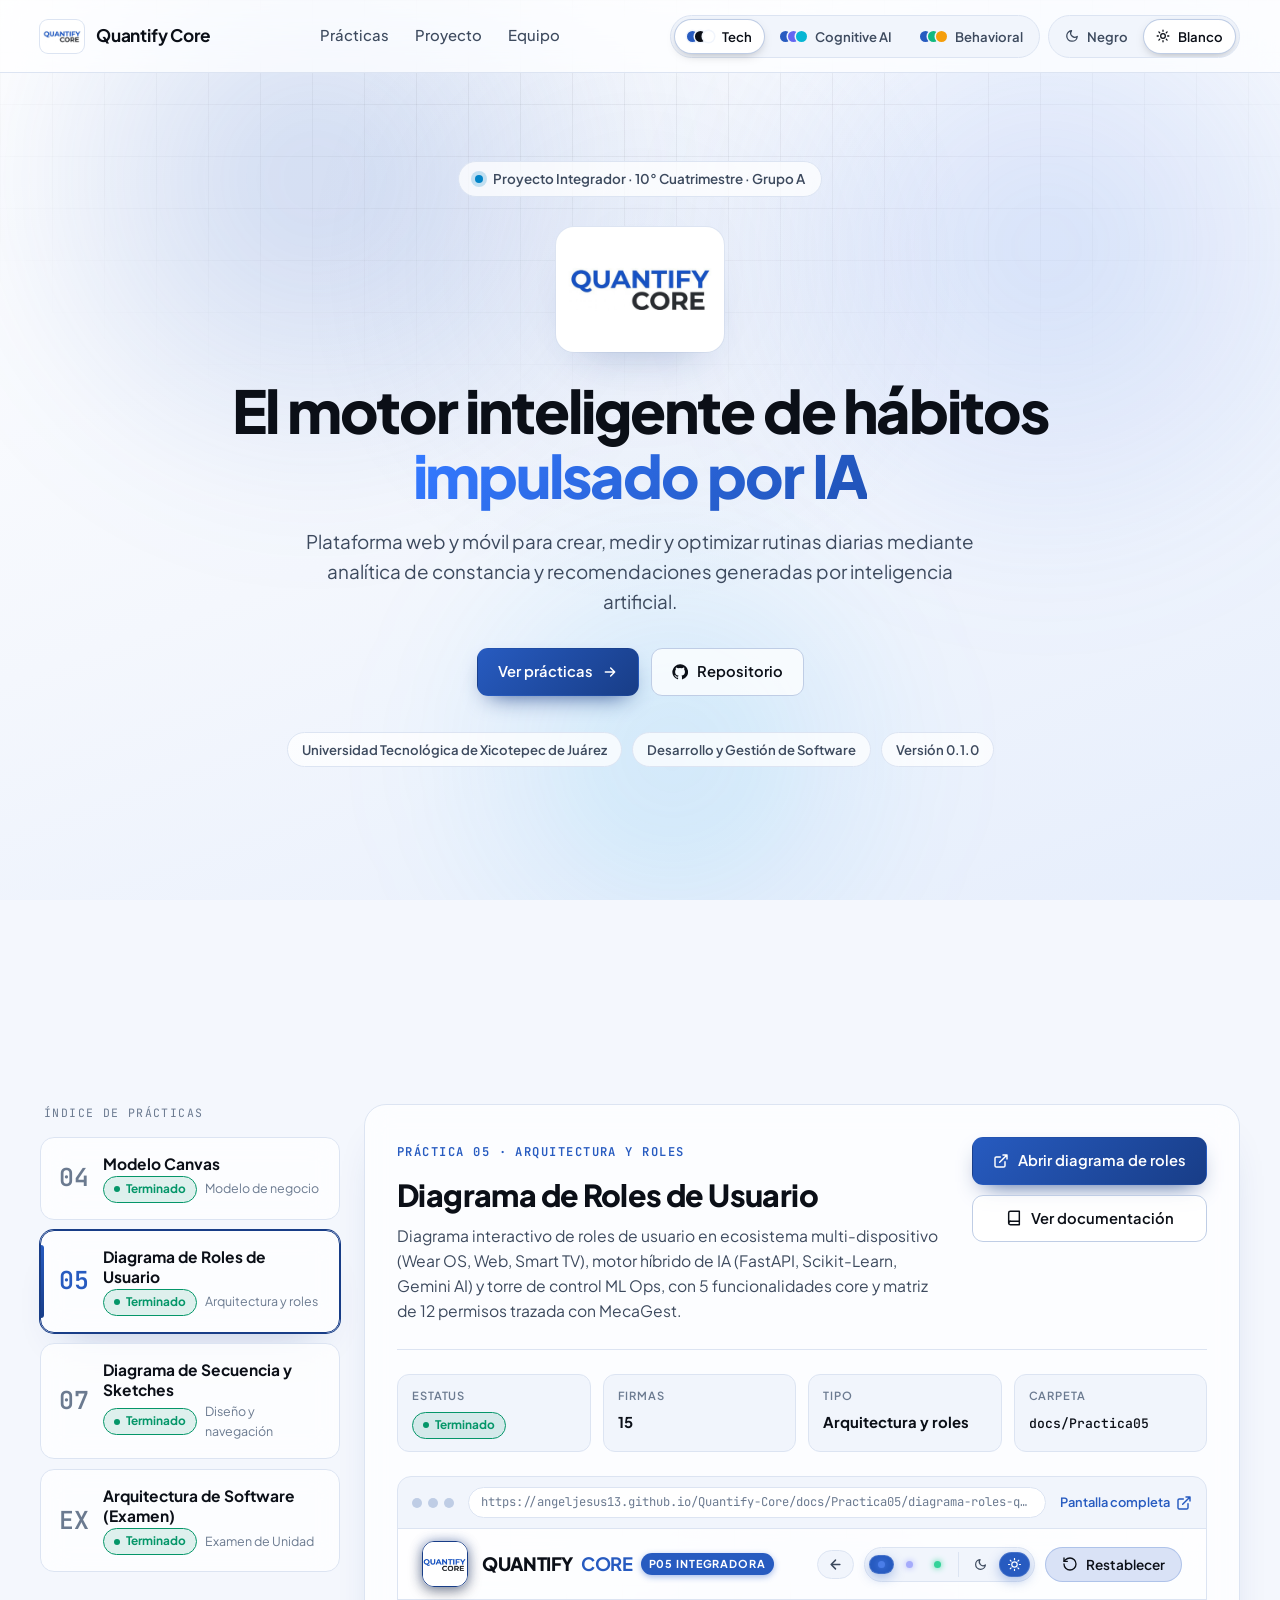
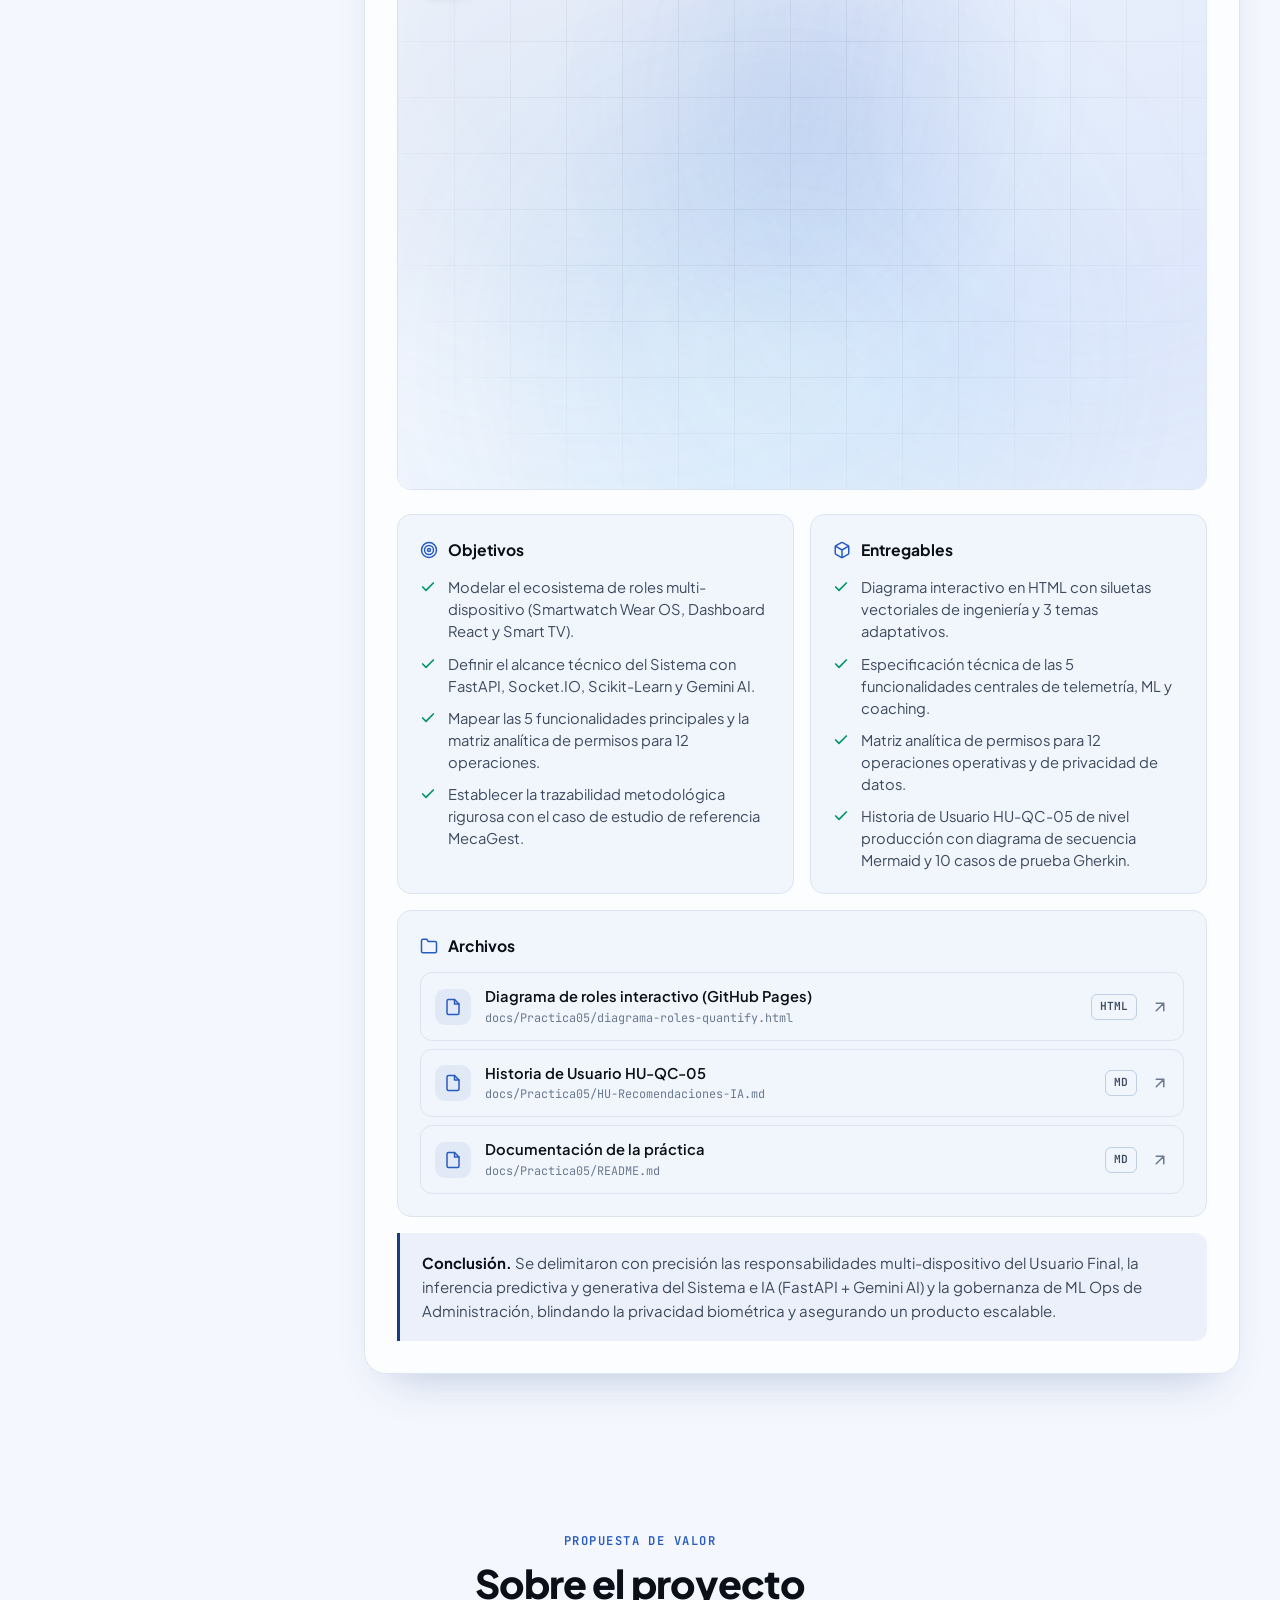
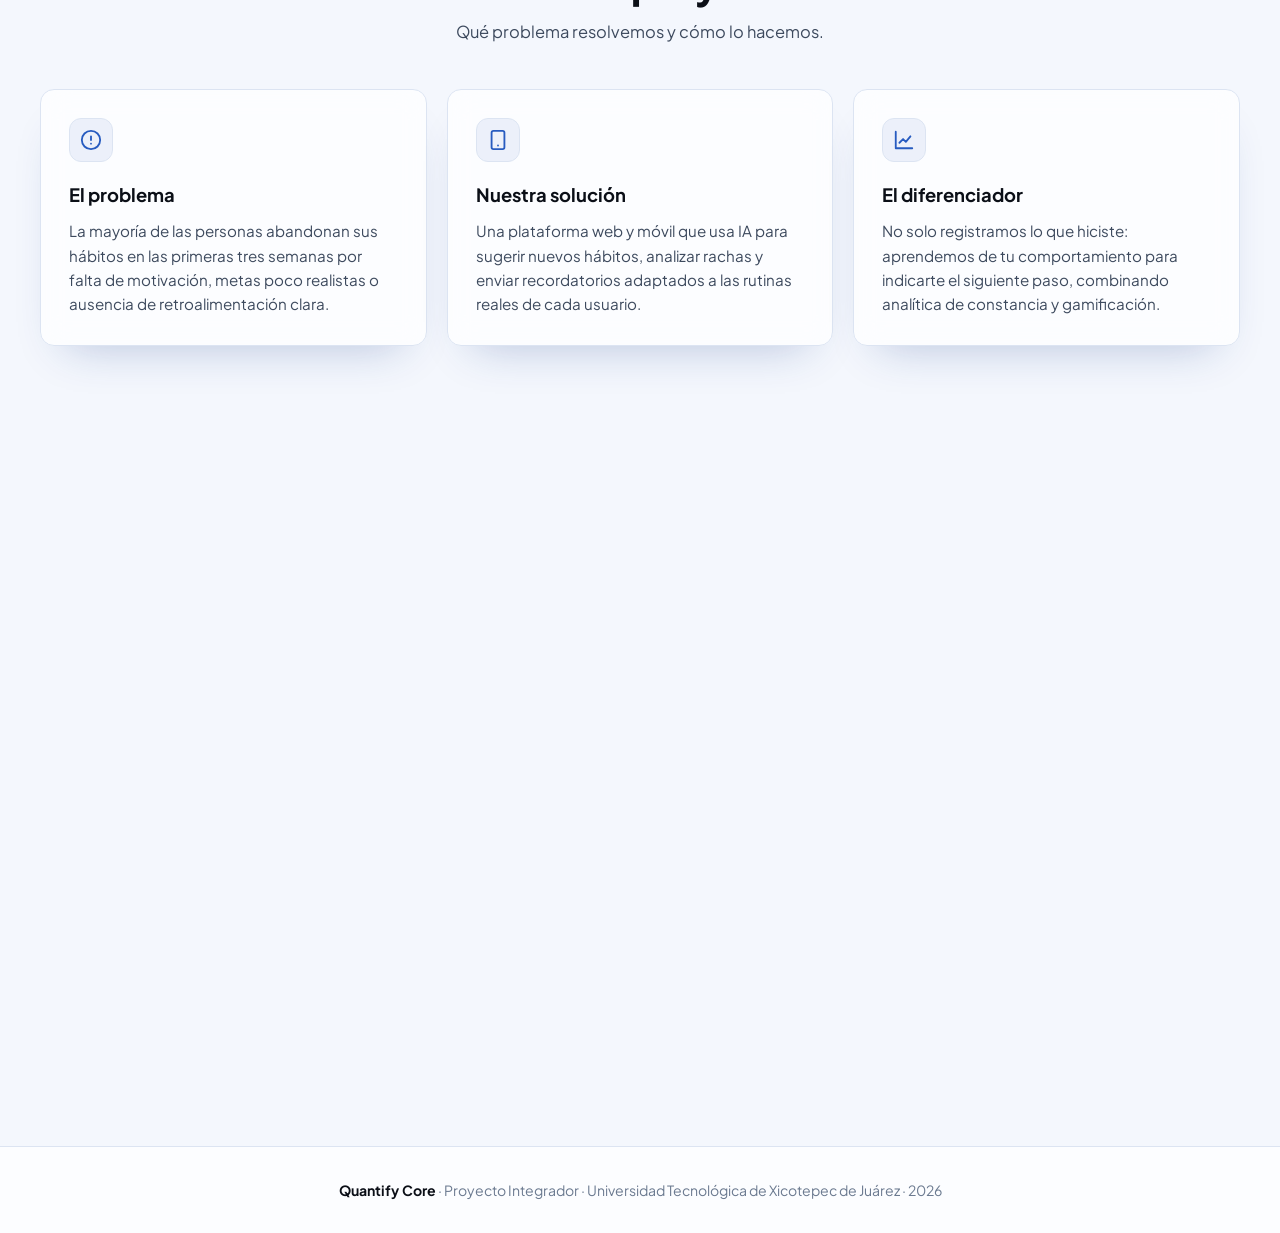
<file: index.html>
<!DOCTYPE html>
<html lang="es" data-theme="tech-dark" data-palette="tech">
<head>
  <meta charset="UTF-8">
  <meta name="viewport" content="width=device-width, initial-scale=1.0">
  <title>Quantify Core | Proyecto Integrador</title>
  <meta name="description" content="Quantify Core: motor inteligente para el seguimiento, análisis y optimización de hábitos con IA. Portal del Proyecto Integrador con prácticas, modelos y diagramas interactivos.">
  <meta name="theme-color" content="#0B0F17">

  <!-- Aplica el tema guardado antes del primer pintado para evitar parpadeos -->
  <script>
    (function () {
      var root = document.documentElement;
      var palette = 'tech';
      var mode = 'dark';
      try {
        var saved = JSON.parse(localStorage.getItem('qc-theme'));
        if (saved && ['tech', 'cognitive', 'behavioral'].indexOf(saved.palette) !== -1) {
          palette = saved.palette;
          mode = saved.mode === 'light' ? 'light' : 'dark';
        } else if (window.matchMedia && matchMedia('(prefers-color-scheme: light)').matches) {
          mode = 'light';
        }
      } catch (e) {}
      root.dataset.palette = palette;
      root.dataset.mode = mode;
      root.dataset.theme = palette === 'tech' ? 'tech-' + mode : palette;
    })();
  </script>

  <link rel="preconnect" href="https://fonts.googleapis.com">
  <link rel="preconnect" href="https://fonts.gstatic.com" crossorigin>
  <link href="https://fonts.googleapis.com/css2?family=Plus+Jakarta+Sans:wght@400;500;600;700;800&family=JetBrains+Mono:wght@500;600&display=swap" rel="stylesheet">

  <style>
    /* ==========================================================================
       1. TOKENS BASE
       ========================================================================== */
    :root {
      --font: 'Plus Jakarta Sans', system-ui, -apple-system, 'Segoe UI', sans-serif;
      --mono: 'JetBrains Mono', ui-monospace, Consolas, monospace;
      --r-sm: 8px;
      --r-md: 14px;
      --r-lg: 22px;
      --r-full: 999px;
      --ease: cubic-bezier(0.16, 1, 0.3, 1);
      --nav-h: 72px;
    }

    /* ==========================================================================
       2. TEMAS (basados en las 3 propuestas de la paleta corporativa)
       ========================================================================== */

    /* Paleta 1 | Tech Minimalist, modo Negro */
    [data-theme="tech-dark"] {
      --bg: #0B0F17;
      --bg-gradient: linear-gradient(160deg, #0B0F17 0%, #0D1524 48%, #111C35 100%);
      --surface: #161F2E;
      --surface-2: #1B2639;
      --surface-glass: rgba(22, 31, 46, 0.66);
      --border: #283548;
      --border-strong: #3A4C6E;
      --text: #FFFFFF;
      --text-2: #B4C0D0;
      --text-3: #8A99AD;
      --primary: #275BC0;
      --primary-hover: #4A7DE8;
      --primary-strong: #183D87;
      --primary-text: #7EA3F0;
      --primary-soft: rgba(39, 91, 192, 0.16);
      --accent: #0EA5E9;
      --success: #10B981;
      --warning: #F59E0B;
      --g1: rgba(39, 91, 192, 0.55);
      --g2: rgba(24, 61, 135, 0.65);
      --g3: rgba(14, 165, 233, 0.30);
      --spot: rgba(74, 125, 232, 0.12);
      --grid: rgba(255, 255, 255, 0.045);
      --shadow: 0 24px 48px -24px rgba(0, 0, 0, 0.75);
      --btn-gradient: linear-gradient(135deg, #275BC0 0%, #183D87 100%);
      --frame-bg: #0B0F17;
    }

    /* Paleta 1 | Tech Minimalist, modo Blanco */
    [data-theme="tech-light"] {
      --bg: #F4F7FD;
      --bg-gradient: linear-gradient(160deg, #FFFFFF 0%, #F4F7FD 50%, #E6EEFC 100%);
      --surface: #FFFFFF;
      --surface-2: #F1F5FC;
      --surface-glass: rgba(255, 255, 255, 0.74);
      --border: #DCE4F2;
      --border-strong: #BFCDE5;
      --text: #0B0F17;
      --text-2: #3D4A5E;
      --text-3: #6B7A90;
      --primary: #275BC0;
      --primary-hover: #183D87;
      --primary-strong: #183D87;
      --primary-text: #275BC0;
      --primary-soft: rgba(39, 91, 192, 0.08);
      --accent: #0284C7;
      --success: #059669;
      --warning: #B45309;
      --g1: rgba(39, 91, 192, 0.22);
      --g2: rgba(74, 125, 232, 0.20);
      --g3: rgba(14, 165, 233, 0.16);
      --spot: rgba(39, 91, 192, 0.07);
      --grid: rgba(11, 15, 23, 0.05);
      --shadow: 0 24px 44px -26px rgba(24, 61, 135, 0.30);
      --btn-gradient: linear-gradient(135deg, #275BC0 0%, #183D87 100%);
      --frame-bg: #FFFFFF;
    }

    /* Paleta 2 | Cognitive & Neural AI */
    [data-theme="cognitive"] {
      --bg: #090C10;
      --bg-gradient: linear-gradient(150deg, #090C10 0%, #0E1122 50%, #16123A 100%);
      --surface: #131924;
      --surface-2: #192131;
      --surface-glass: rgba(19, 25, 36, 0.64);
      --border: #232E40;
      --border-strong: #3B3F72;
      --text: #F8FAFC;
      --text-2: #B6C2D4;
      --text-3: #94A3B8;
      --primary: #275BC0;
      --primary-hover: #6366F1;
      --primary-strong: #4338CA;
      --primary-text: #A5ABFB;
      --primary-soft: rgba(99, 102, 241, 0.16);
      --accent: #06B6D4;
      --success: #10B981;
      --warning: #F59E0B;
      --g1: rgba(99, 102, 241, 0.50);
      --g2: rgba(39, 91, 192, 0.55);
      --g3: rgba(6, 182, 212, 0.30);
      --spot: rgba(99, 102, 241, 0.14);
      --grid: rgba(148, 163, 184, 0.05);
      --shadow: 0 24px 50px -24px rgba(0, 0, 0, 0.8);
      --btn-gradient: linear-gradient(135deg, #275BC0 0%, #6366F1 100%);
      --frame-bg: #090C10;
    }

    /* Paleta 3 | Behavioral & Energy */
    [data-theme="behavioral"] {
      --bg: #0E131F;
      --bg-gradient: linear-gradient(155deg, #0E131F 0%, #0F1A26 50%, #0E2324 100%);
      --surface: #1A2234;
      --surface-2: #202A40;
      --surface-glass: rgba(26, 34, 52, 0.64);
      --border: #2A3550;
      --border-strong: #2F6A63;
      --text: #F9FAFB;
      --text-2: #C2CAD6;
      --text-3: #9CA3AF;
      --primary: #275BC0;
      --primary-hover: #10B981;
      --primary-strong: #183D87;
      --primary-text: #34D399;
      --primary-soft: rgba(16, 185, 129, 0.14);
      --accent: #10B981;
      --success: #10B981;
      --warning: #F59E0B;
      --g1: rgba(39, 91, 192, 0.50);
      --g2: rgba(16, 185, 129, 0.36);
      --g3: rgba(245, 158, 11, 0.22);
      --spot: rgba(16, 185, 129, 0.11);
      --grid: rgba(255, 255, 255, 0.04);
      --shadow: 0 24px 48px -24px rgba(0, 0, 0, 0.75);
      --btn-gradient: linear-gradient(135deg, #275BC0 0%, #10B981 100%);
      --frame-bg: #0E131F;
    }

    /* ==========================================================================
       3. BASE
       ========================================================================== */
    *, *::before, *::after { margin: 0; padding: 0; box-sizing: border-box; }

    html { scroll-behavior: smooth; scroll-padding-top: calc(var(--nav-h) + 16px); }

    body {
      font-family: var(--font);
      background: var(--bg);
      color: var(--text);
      line-height: 1.6;
      min-height: 100vh;
      overflow-x: hidden;
      -webkit-font-smoothing: antialiased;
      transition: background-color 0.5s var(--ease), color 0.5s var(--ease);
    }

    a { color: inherit; }
    img { max-width: 100%; display: block; }
    button { font: inherit; color: inherit; }

    :focus-visible { outline: 2px solid var(--primary-hover); outline-offset: 3px; border-radius: 6px; }

    .container { width: min(1200px, 100% - 48px); margin-inline: auto; }

    /* ==========================================================================
       4. FONDO DEGRADADO INTERACTIVO (sigue el movimiento del mouse)
       ========================================================================== */
    .bg {
      position: fixed;
      inset: 0;
      z-index: -1;
      overflow: hidden;
      pointer-events: none;
      background: var(--bg-gradient);
      transition: background 0.6s var(--ease);
    }

    .bg__blob {
      position: absolute;
      left: 0;
      top: 0;
      width: 62vmax;
      height: 62vmax;
      margin: -31vmax 0 0 -31vmax;
      border-radius: 50%;
      filter: blur(60px);
      will-change: transform;
      transition: background 0.6s var(--ease);
    }

    .bg__blob--1 { background: radial-gradient(circle, var(--g1) 0%, transparent 62%); }
    .bg__blob--2 { background: radial-gradient(circle, var(--g2) 0%, transparent 62%); }
    .bg__blob--3 { background: radial-gradient(circle, var(--g3) 0%, transparent 60%); width: 48vmax; height: 48vmax; margin: -24vmax 0 0 -24vmax; }

    .bg__spot {
      position: absolute;
      inset: 0;
      background: radial-gradient(520px circle at var(--mx, 50%) var(--my, 30%), var(--spot), transparent 65%);
    }

    .bg__grid {
      position: absolute;
      inset: 0;
      background-image:
        linear-gradient(var(--grid) 1px, transparent 1px),
        linear-gradient(90deg, var(--grid) 1px, transparent 1px);
      background-size: 52px 52px;
      -webkit-mask-image: radial-gradient(ellipse 85% 65% at 50% 0%, #000 25%, transparent 78%);
              mask-image: radial-gradient(ellipse 85% 65% at 50% 0%, #000 25%, transparent 78%);
    }

    /* ==========================================================================
       5. NAVEGACIÓN Y SELECTOR DE TEMA
       ========================================================================== */
    .nav {
      position: sticky;
      top: 0;
      z-index: 50;
      background: var(--surface-glass);
      -webkit-backdrop-filter: blur(16px) saturate(140%);
              backdrop-filter: blur(16px) saturate(140%);
      border-bottom: 1px solid var(--border);
      transition: background-color 0.5s var(--ease), border-color 0.5s var(--ease);
    }

    .nav__inner {
      min-height: var(--nav-h);
      display: flex;
      align-items: center;
      justify-content: space-between;
      gap: 20px;
      flex-wrap: wrap;
      padding-block: 10px;
    }

    .brand {
      display: flex;
      align-items: center;
      gap: 12px;
      text-decoration: none;
      font-weight: 700;
      font-size: 1.08rem;
      letter-spacing: -0.01em;
    }

    .brand img {
      width: 44px;
      height: 33px;
      object-fit: cover;
      border-radius: 8px;
      background: #FFFFFF;
      box-shadow: 0 0 0 1px var(--border);
    }

    .nav__links { display: flex; gap: 26px; }

    .nav__links a {
      text-decoration: none;
      color: var(--text-2);
      font-size: 0.93rem;
      font-weight: 500;
      transition: color 0.2s var(--ease);
    }

    .nav__links a:hover { color: var(--text); }

    .theme { display: flex; align-items: center; gap: 8px; }

    .theme__group {
      display: flex;
      gap: 4px;
      padding: 4px;
      background: var(--surface-2);
      border: 1px solid var(--border);
      border-radius: var(--r-full);
    }

    .theme__btn {
      display: inline-flex;
      align-items: center;
      gap: 8px;
      padding: 6px 12px;
      border: 0;
      border-radius: var(--r-full);
      background: transparent;
      color: var(--text-2);
      font-size: 0.82rem;
      font-weight: 600;
      cursor: pointer;
      white-space: nowrap;
      transition: background-color 0.25s var(--ease), color 0.25s var(--ease), box-shadow 0.25s var(--ease);
    }

    .theme__btn:hover { color: var(--text); }

    .theme__btn[aria-pressed="true"] {
      background: var(--surface);
      color: var(--text);
      box-shadow: 0 0 0 1px var(--border-strong), 0 4px 12px -4px rgba(0, 0, 0, 0.35);
    }

    .swatch { display: inline-flex; }

    .swatch i {
      width: 11px;
      height: 11px;
      border-radius: 50%;
      background: var(--c);
      box-shadow: 0 0 0 1.5px var(--surface-2);
    }

    .swatch i + i { margin-left: -3px; }

    .theme__mode {
      overflow: hidden;
      max-width: 220px;
      opacity: 1;
      transition: max-width 0.4s var(--ease), opacity 0.3s var(--ease), padding 0.4s var(--ease), border-width 0.4s var(--ease);
    }

    html:not([data-palette="tech"]) .theme__mode {
      max-width: 0;
      opacity: 0;
      padding-inline: 0;
      border-width: 0;
      pointer-events: none;
    }

    /* ==========================================================================
       6. HERO
       ========================================================================== */
    .hero { padding: 88px 0 72px; text-align: center; }

    .eyebrow {
      display: inline-flex;
      align-items: center;
      gap: 10px;
      padding: 6px 16px;
      border: 1px solid var(--border);
      border-radius: var(--r-full);
      background: var(--surface-glass);
      color: var(--text-2);
      font-size: 0.84rem;
      font-weight: 600;
    }

    .eyebrow__dot {
      width: 8px;
      height: 8px;
      border-radius: 50%;
      background: var(--accent);
      box-shadow: 0 0 0 4px color-mix(in srgb, var(--accent) 22%, transparent);
    }

    .hero__logo {
      width: 168px;
      height: 125px;
      object-fit: cover;
      margin: 30px auto 26px;
      border-radius: 18px;
      background: #FFFFFF;
      box-shadow: var(--shadow), 0 0 0 1px var(--border);
    }

    .hero h1 {
      font-size: clamp(2.3rem, 5.4vw, 3.7rem);
      font-weight: 800;
      line-height: 1.1;
      letter-spacing: -0.035em;
      margin-bottom: 18px;
    }

    .hero h1 span {
      background: var(--btn-gradient);
      -webkit-background-clip: text;
              background-clip: text;
      color: transparent;
      filter: brightness(1.35);
    }

    .hero__lead {
      max-width: 680px;
      margin: 0 auto 32px;
      color: var(--text-2);
      font-size: clamp(1.02rem, 1.8vw, 1.18rem);
    }

    .hero__actions { display: flex; gap: 12px; justify-content: center; flex-wrap: wrap; margin-bottom: 36px; }

    .badges { display: flex; gap: 10px; justify-content: center; flex-wrap: wrap; }

    .badge {
      padding: 6px 14px;
      border: 1px solid var(--border);
      border-radius: var(--r-full);
      background: var(--surface-glass);
      color: var(--text-2);
      font-size: 0.82rem;
      font-weight: 600;
    }

    /* ==========================================================================
       7. BOTONES
       ========================================================================== */
    .btn {
      display: inline-flex;
      align-items: center;
      justify-content: center;
      gap: 9px;
      padding: 11px 20px;
      border-radius: 11px;
      border: 1px solid transparent;
      font-size: 0.92rem;
      font-weight: 600;
      text-decoration: none;
      cursor: pointer;
      white-space: nowrap;
      transition: transform 0.25s var(--ease), box-shadow 0.25s var(--ease), border-color 0.25s var(--ease), background-color 0.25s var(--ease), filter 0.25s var(--ease);
    }

    .btn svg { flex-shrink: 0; }

    .btn--primary {
      background: var(--btn-gradient);
      color: #FFFFFF;
      box-shadow: 0 10px 24px -12px var(--primary-hover);
    }

    .btn--primary:hover { transform: translateY(-2px); filter: brightness(1.1); box-shadow: 0 14px 28px -12px var(--primary-hover); }

    .btn--ghost {
      background: var(--surface-glass);
      border-color: var(--border-strong);
      color: var(--text);
    }

    .btn--ghost:hover { border-color: var(--primary-hover); transform: translateY(-2px); }

    .btn[aria-disabled="true"] { opacity: 0.55; pointer-events: none; }

    /* ==========================================================================
       8. SECCIONES GENERALES
       ========================================================================== */
    .section { padding: 76px 0; }

    .section__head { text-align: center; max-width: 680px; margin: 0 auto 44px; }

    .kicker {
      display: inline-block;
      margin-bottom: 10px;
      font-family: var(--mono);
      font-size: 0.76rem;
      font-weight: 600;
      letter-spacing: 0.12em;
      text-transform: uppercase;
      color: var(--primary-text);
    }

    .section__head h2 {
      font-size: clamp(1.8rem, 3.4vw, 2.45rem);
      font-weight: 800;
      letter-spacing: -0.025em;
      line-height: 1.15;
      margin-bottom: 12px;
    }

    .section__head p { color: var(--text-2); font-size: 1.03rem; }

    .card {
      background: var(--surface-glass);
      -webkit-backdrop-filter: blur(14px);
              backdrop-filter: blur(14px);
      border: 1px solid var(--border);
      border-radius: var(--r-md);
      box-shadow: var(--shadow);
      transition: transform 0.3s var(--ease), border-color 0.3s var(--ease), background-color 0.5s var(--ease);
    }

    .grid-3 { display: grid; grid-template-columns: repeat(3, 1fr); gap: 20px; }

    .feature { padding: 28px; }
    .feature:hover { transform: translateY(-4px); border-color: var(--border-strong); }

    .icon-box {
      width: 44px;
      height: 44px;
      display: grid;
      place-items: center;
      margin-bottom: 18px;
      border-radius: 12px;
      background: var(--primary-soft);
      color: var(--primary-text);
      border: 1px solid var(--border);
    }

    .feature h3 { font-size: 1.15rem; margin-bottom: 10px; }
    .feature p { color: var(--text-2); font-size: 0.95rem; }

    /* ==========================================================================
       9. PRÁCTICAS (rediseño)
       ========================================================================== */
    .practicas {
      display: grid;
      grid-template-columns: 300px minmax(0, 1fr);
      gap: 24px;
      align-items: start;
    }

    .practicas__list {
      position: sticky;
      top: calc(var(--nav-h) + 24px);
      display: flex;
      flex-direction: column;
      gap: 10px;
    }

    .practicas__label {
      font-family: var(--mono);
      font-size: 0.72rem;
      letter-spacing: 0.12em;
      text-transform: uppercase;
      color: var(--text-3);
      padding: 0 4px 4px;
    }

    .ptab {
      position: relative;
      display: grid;
      grid-template-columns: auto 1fr;
      align-items: center;
      gap: 2px 14px;
      width: 100%;
      padding: 16px 18px;
      text-align: left;
      background: var(--surface-glass);
      -webkit-backdrop-filter: blur(14px);
              backdrop-filter: blur(14px);
      border: 1px solid var(--border);
      border-radius: var(--r-md);
      cursor: pointer;
      overflow: hidden;
      transition: border-color 0.25s var(--ease), transform 0.25s var(--ease), box-shadow 0.25s var(--ease);
    }

    .ptab::before {
      content: '';
      position: absolute;
      left: 0;
      top: 14px;
      bottom: 14px;
      width: 3px;
      border-radius: 0 3px 3px 0;
      background: var(--btn-gradient);
      transform: scaleY(0);
      transition: transform 0.3s var(--ease);
    }

    .ptab:hover { border-color: var(--border-strong); transform: translateX(2px); }

    .ptab[aria-selected="true"] {
      border-color: var(--primary-hover);
      box-shadow: 0 0 0 1px var(--primary-hover), var(--shadow);
    }

    .ptab[aria-selected="true"]::before { transform: scaleY(1); }

    .ptab__num {
      grid-row: span 2;
      font-family: var(--mono);
      font-size: 1.55rem;
      font-weight: 600;
      color: var(--text-3);
      transition: color 0.25s var(--ease);
    }

    .ptab[aria-selected="true"] .ptab__num { color: var(--primary-text); }

    .ptab__title { font-weight: 700; font-size: 0.97rem; line-height: 1.3; }

    .ptab__meta { display: flex; align-items: center; gap: 8px; font-size: 0.78rem; color: var(--text-3); }

    .status {
      display: inline-flex;
      align-items: center;
      gap: 6px;
      padding: 3px 10px;
      border-radius: var(--r-full);
      font-size: 0.74rem;
      font-weight: 700;
      border: 1px solid currentColor;
    }

    .status::before { content: ''; width: 6px; height: 6px; border-radius: 50%; background: currentColor; }
    .status--done { color: var(--success); background: color-mix(in srgb, var(--success) 12%, transparent); }
    .status--progress { color: var(--warning); background: color-mix(in srgb, var(--warning) 12%, transparent); }

    .practica { padding: 32px; border-radius: var(--r-lg); }
    .practica.is-entering { animation: panel-in 0.45s var(--ease); }

    @keyframes panel-in {
      from { opacity: 0; transform: translateY(10px); }
      to { opacity: 1; transform: translateY(0); }
    }

    .practica__head {
      display: flex;
      justify-content: space-between;
      align-items: flex-start;
      gap: 24px;
      flex-wrap: wrap;
      padding-bottom: 26px;
      border-bottom: 1px solid var(--border);
    }

    .practica__titles { flex: 1 1 380px; }

    .practica__titles h3 {
      font-size: clamp(1.45rem, 2.6vw, 1.9rem);
      font-weight: 800;
      letter-spacing: -0.02em;
      line-height: 1.2;
      margin: 4px 0 10px;
    }

    .practica__titles p { color: var(--text-2); font-size: 0.98rem; max-width: 640px; }

    .practica__actions { display: flex; flex-direction: column; gap: 10px; min-width: 230px; }

    .meta {
      display: grid;
      grid-template-columns: repeat(4, minmax(0, 1fr));
      gap: 12px;
      margin: 24px 0;
    }

    .meta__item {
      padding: 12px 14px;
      background: var(--surface-2);
      border: 1px solid var(--border);
      border-radius: 12px;
      min-width: 0;
    }

    .meta__label {
      display: block;
      font-size: 0.7rem;
      font-weight: 600;
      letter-spacing: 0.08em;
      text-transform: uppercase;
      color: var(--text-3);
      margin-bottom: 4px;
    }

    .meta__value { font-weight: 700; font-size: 0.93rem; overflow-wrap: anywhere; }
    .meta__value.mono { font-family: var(--mono); font-size: 0.82rem; font-weight: 500; }

    .preview {
      border: 1px solid var(--border);
      border-radius: var(--r-md);
      overflow: hidden;
      background: var(--surface-2);
    }

    .preview__bar {
      display: flex;
      align-items: center;
      gap: 14px;
      padding: 10px 14px;
      border-bottom: 1px solid var(--border);
    }

    .preview__dots { display: flex; gap: 6px; }
    .preview__dots i { width: 10px; height: 10px; border-radius: 50%; background: var(--border-strong); }

    .preview__url {
      flex: 1;
      min-width: 0;
      padding: 5px 12px;
      border-radius: var(--r-full);
      background: var(--frame-bg);
      border: 1px solid var(--border);
      font-family: var(--mono);
      font-size: 0.76rem;
      color: var(--text-3);
      white-space: nowrap;
      overflow: hidden;
      text-overflow: ellipsis;
    }

    .preview__open {
      display: inline-flex;
      align-items: center;
      gap: 6px;
      font-size: 0.8rem;
      font-weight: 600;
      color: var(--primary-text);
      text-decoration: none;
      white-space: nowrap;
    }

    .preview__open:hover { text-decoration: underline; }

    .preview iframe { display: block; width: 100%; height: 560px; border: 0; background: var(--frame-bg); }

    .preview__empty {
      display: grid;
      place-items: center;
      gap: 10px;
      padding: 64px 24px;
      text-align: center;
      color: var(--text-2);
    }

    .preview__empty svg { color: var(--text-3); }
    .preview__empty strong { color: var(--text); font-size: 1.05rem; }

    .cols { display: grid; grid-template-columns: 1fr 1fr; gap: 16px; margin-top: 24px; }

    .block {
      padding: 22px;
      background: var(--surface-2);
      border: 1px solid var(--border);
      border-radius: var(--r-md);
    }

    .block h4 {
      display: flex;
      align-items: center;
      gap: 10px;
      font-size: 0.98rem;
      margin-bottom: 14px;
    }

    .block h4 svg { color: var(--primary-text); }

    .checklist { list-style: none; display: grid; gap: 10px; }

    .checklist li {
      display: grid;
      grid-template-columns: 18px 1fr;
      gap: 10px;
      color: var(--text-2);
      font-size: 0.92rem;
      line-height: 1.5;
    }

    .checklist svg { margin-top: 3px; color: var(--success); }

    .files { display: grid; gap: 8px; }

    .file {
      display: grid;
      grid-template-columns: 36px minmax(0, 1fr) auto 18px;
      align-items: center;
      gap: 14px;
      padding: 12px 14px;
      background: var(--surface-2);
      border: 1px solid var(--border);
      border-radius: 12px;
      text-decoration: none;
      transition: border-color 0.25s var(--ease), transform 0.25s var(--ease);
    }

    .file:hover { border-color: var(--primary-hover); transform: translateX(3px); }

    .file__icon {
      width: 36px;
      height: 36px;
      display: grid;
      place-items: center;
      border-radius: 10px;
      background: var(--primary-soft);
      color: var(--primary-text);
    }

    .file__name { display: block; font-weight: 600; font-size: 0.92rem; }
    .file__path { display: block; font-family: var(--mono); font-size: 0.74rem; color: var(--text-3); overflow: hidden; text-overflow: ellipsis; white-space: nowrap; }

    .file__tag {
      font-family: var(--mono);
      font-size: 0.7rem;
      font-weight: 600;
      padding: 3px 8px;
      border-radius: 6px;
      border: 1px solid var(--border-strong);
      color: var(--text-2);
    }

    .file > svg { color: var(--text-3); }

    .callout {
      margin-top: 16px;
      padding: 18px 22px;
      border-left: 3px solid var(--primary-hover);
      border-radius: 0 12px 12px 0;
      background: var(--primary-soft);
      color: var(--text-2);
      font-size: 0.94rem;
    }

    .callout strong { color: var(--text); }

    /* ==========================================================================
       10. ORGANIGRAMA
       ========================================================================== */
    .org { display: grid; grid-template-columns: repeat(6, 1fr); gap: 20px; }
    .org .member { grid-column: span 2; }
    .org .member:nth-child(4) { grid-column: 3 / span 2; }

    .member { padding: 26px; text-align: center; }
    .member:hover { transform: translateY(-4px); border-color: var(--border-strong); }

    .avatar {
      width: 54px;
      height: 54px;
      margin: 0 auto 14px;
      display: grid;
      place-items: center;
      border-radius: 50%;
      background: var(--btn-gradient);
      color: #FFFFFF;
      font-weight: 700;
      letter-spacing: 0.02em;
    }

    .member h3 { font-size: 1.04rem; margin-bottom: 4px; }
    .member p { font-size: 0.86rem; color: var(--text-3); }

    /* ==========================================================================
       11. FOOTER
       ========================================================================== */
    .footer {
      margin-top: 40px;
      padding: 32px 0;
      border-top: 1px solid var(--border);
      background: var(--surface-glass);
      color: var(--text-3);
      font-size: 0.88rem;
      text-align: center;
    }

    .footer strong { color: var(--text); }

    /* ==========================================================================
       12. ANIMACIÓN DE ENTRADA
       ========================================================================== */
    .reveal { opacity: 0; transform: translateY(18px); transition: opacity 0.7s var(--ease), transform 0.7s var(--ease); }
    .reveal.is-visible { opacity: 1; transform: none; }

    /* ==========================================================================
       13. RESPONSIVE
       ========================================================================== */
    @media (max-width: 1080px) {
      .nav__links { display: none; }
    }

    @media (max-width: 920px) {
      .practicas { grid-template-columns: 1fr; }
      .practicas__list { position: static; flex-direction: row; overflow-x: auto; padding-bottom: 4px; scrollbar-width: thin; }
      .practicas__label { display: none; }
      .ptab { min-width: 250px; }
      .meta { grid-template-columns: repeat(2, minmax(0, 1fr)); }
      .grid-3 { grid-template-columns: 1fr; }
      .org { grid-template-columns: 1fr 1fr; }
      .org .member, .org .member:nth-child(4) { grid-column: auto; }
    }

    @media (max-width: 640px) {
      .container { width: min(1200px, 100% - 32px); }
      .theme__label { display: none; }
      .practica { padding: 22px; }
      .practica__actions { width: 100%; }
      .cols { grid-template-columns: 1fr; }
      .preview iframe { height: 440px; }
      .org { grid-template-columns: 1fr; }
      .file { grid-template-columns: 36px minmax(0, 1fr) 18px; }
      .file__tag { display: none; }
    }

    @media (prefers-reduced-motion: reduce) {
      *, *::before, *::after { animation: none !important; transition: none !important; scroll-behavior: auto !important; }
      .reveal { opacity: 1; transform: none; }
    }
  </style>
<link rel="stylesheet" href="assets/images/brand/theme.css"><script src="assets/images/brand/theme.js" defer></script>
</head>
<body>

  <!-- Fondo degradado animado -->
  <div class="bg" aria-hidden="true">
    <div class="bg__blob bg__blob--1"></div>
    <div class="bg__blob bg__blob--2"></div>
    <div class="bg__blob bg__blob--3"></div>
    <div class="bg__spot"></div>
    <div class="bg__grid"></div>
  </div>

  <!-- Navegación -->
  <nav class="nav" aria-label="Navegación principal">
    <div class="container nav__inner">
      <a class="brand" href="#inicio">
        <img data-brand-dark="assets/images/brand/product-dark.png" src="assets/images/productLogo.jpeg" alt="" width="44" height="33">
        <span>Quantify Core</span>
      </a>

      <div class="nav__links">
        <a href="#practicas">Prácticas</a>
        <a href="#proyecto">Proyecto</a>
        <a href="#equipo">Equipo</a>
      </div>

      <div class="theme" role="group" aria-label="Selector de tema">
        <div class="theme__group" role="group" aria-label="Paleta de colores">
          <button class="theme__btn" type="button" id="theme-tech" data-palette-btn="tech" aria-pressed="true" title="Tech Minimalist">
            <span class="swatch" aria-hidden="true"><i style="--c:#275BC0"></i><i style="--c:#0B0F17"></i><i style="--c:#FFFFFF"></i></span>
            <span class="theme__label">Tech</span>
          </button>
          <button class="theme__btn" type="button" id="theme-cognitive" data-palette-btn="cognitive" aria-pressed="false" title="Cognitive and Neural AI">
            <span class="swatch" aria-hidden="true"><i style="--c:#275BC0"></i><i style="--c:#6366F1"></i><i style="--c:#06B6D4"></i></span>
            <span class="theme__label">Cognitive AI</span>
          </button>
          <button class="theme__btn" type="button" id="theme-behavioral" data-palette-btn="behavioral" aria-pressed="false" title="Behavioral and Energy">
            <span class="swatch" aria-hidden="true"><i style="--c:#275BC0"></i><i style="--c:#10B981"></i><i style="--c:#F59E0B"></i></span>
            <span class="theme__label">Behavioral</span>
          </button>
        </div>

        <div class="theme__group theme__mode" id="themeMode" role="group" aria-label="Modo de la paleta Tech">
          <button class="theme__btn" type="button" id="mode-dark" data-mode-btn="dark" aria-pressed="true" title="Modo negro">
            <svg width="14" height="14" viewBox="0 0 24 24" fill="none" stroke="currentColor" stroke-width="2.2" stroke-linecap="round" stroke-linejoin="round" aria-hidden="true"><path d="M21 12.79A9 9 0 1 1 11.21 3 7 7 0 0 0 21 12.79z"/></svg>
            <span class="theme__label">Negro</span>
          </button>
          <button class="theme__btn" type="button" id="mode-light" data-mode-btn="light" aria-pressed="false" title="Modo blanco">
            <svg width="14" height="14" viewBox="0 0 24 24" fill="none" stroke="currentColor" stroke-width="2.2" stroke-linecap="round" stroke-linejoin="round" aria-hidden="true"><circle cx="12" cy="12" r="4"/><path d="M12 2v2M12 20v2M4.93 4.93l1.41 1.41M17.66 17.66l1.41 1.41M2 12h2M20 12h2M4.93 19.07l1.41-1.41M17.66 6.34l1.41-1.41"/></svg>
            <span class="theme__label">Blanco</span>
          </button>
        </div>
      </div>
    </div>
  </nav>

  <main id="inicio">
    <!-- Hero -->
    <header class="hero container">
      <span class="eyebrow"><span class="eyebrow__dot"></span>Proyecto Integrador · 10° Cuatrimestre · Grupo A</span>
      <img data-brand-dark="assets/images/brand/product-dark.png" class="hero__logo" src="assets/images/productLogo.jpeg" alt="Logotipo de Quantify Core" width="168" height="125">
      <h1>El motor inteligente de hábitos<br><span>impulsado por IA</span></h1>
      <p class="hero__lead">Plataforma web y móvil para crear, medir y optimizar rutinas diarias mediante analítica de constancia y recomendaciones generadas por inteligencia artificial.</p>
      <div class="hero__actions">
        <a class="btn btn--primary" href="#practicas" id="hero-cta-practicas">
          Ver prácticas
          <svg width="16" height="16" viewBox="0 0 24 24" fill="none" stroke="currentColor" stroke-width="2.2" stroke-linecap="round" stroke-linejoin="round" aria-hidden="true"><path d="M5 12h14M13 6l6 6-6 6"/></svg>
        </a>
        <a class="btn btn--ghost" href="https://github.com/angelJesus13/Quantify-Core" target="_blank" rel="noopener" id="hero-cta-repo">
          <svg width="16" height="16" viewBox="0 0 24 24" fill="currentColor" aria-hidden="true"><path d="M12 .5a11.5 11.5 0 0 0-3.64 22.41c.58.1.79-.25.79-.56v-2c-3.2.7-3.88-1.37-3.88-1.37-.52-1.33-1.28-1.68-1.28-1.68-1.05-.72.08-.7.08-.7 1.16.08 1.77 1.19 1.77 1.19 1.03 1.77 2.7 1.26 3.36.96.1-.75.4-1.26.73-1.55-2.55-.29-5.24-1.28-5.24-5.68 0-1.26.45-2.28 1.19-3.09-.12-.29-.52-1.46.11-3.05 0 0 .97-.31 3.17 1.18a11 11 0 0 1 5.78 0c2.2-1.49 3.17-1.18 3.17-1.18.63 1.59.23 2.76.11 3.05.74.81 1.19 1.83 1.19 3.09 0 4.41-2.69 5.38-5.25 5.67.41.36.78 1.06.78 2.14v3.17c0 .31.21.67.8.56A11.5 11.5 0 0 0 12 .5z"/></svg>
          Repositorio
        </a>
      </div>
      <div class="badges">
        <span class="badge">Universidad Tecnológica de Xicotepec de Juárez</span>
        <span class="badge">Desarrollo y Gestión de Software</span>
        <span class="badge">Versión 0.1.0</span>
      </div>
    </header>

    <!-- Prácticas -->
    <section class="section" id="practicas" aria-labelledby="practicas-title">
      <div class="container">
        <div class="section__head reveal">
          <span class="kicker">Entregables académicos</span>
          <h2 id="practicas-title">Prácticas y actividades</h2>
          <p>Consulta cada práctica con su descripción, objetivos, entregables y el acceso directo al modelo o diagrama interactivo correspondiente.</p>
        </div>

        <div class="practicas reveal">
          <div class="practicas__list" role="tablist" aria-label="Listado de prácticas" aria-orientation="vertical" id="practicaTabs">
            <span class="practicas__label" aria-hidden="true">Índice de prácticas</span>
          </div>
          <article class="practica card" id="practicaPanel" role="tabpanel" tabindex="0" aria-live="polite"></article>
        </div>
      </div>
    </section>

    <!-- Sobre el proyecto -->
    <section class="section" id="proyecto" aria-labelledby="proyecto-title">
      <div class="container">
        <div class="section__head reveal">
          <span class="kicker">Propuesta de valor</span>
          <h2 id="proyecto-title">Sobre el proyecto</h2>
          <p>Qué problema resolvemos y cómo lo hacemos.</p>
        </div>

        <div class="grid-3">
          <div class="card feature reveal">
            <div class="icon-box">
              <svg width="22" height="22" viewBox="0 0 24 24" fill="none" stroke="currentColor" stroke-width="2" stroke-linecap="round" stroke-linejoin="round" aria-hidden="true"><circle cx="12" cy="12" r="10"/><path d="M12 8v4M12 16h.01"/></svg>
            </div>
            <h3>El problema</h3>
            <p>La mayoría de las personas abandonan sus hábitos en las primeras tres semanas por falta de motivación, metas poco realistas o ausencia de retroalimentación clara.</p>
          </div>
          <div class="card feature reveal">
            <div class="icon-box">
              <svg width="22" height="22" viewBox="0 0 24 24" fill="none" stroke="currentColor" stroke-width="2" stroke-linecap="round" stroke-linejoin="round" aria-hidden="true"><rect x="5" y="2" width="14" height="20" rx="2"/><path d="M12 18h.01"/></svg>
            </div>
            <h3>Nuestra solución</h3>
            <p>Una plataforma web y móvil que usa IA para sugerir nuevos hábitos, analizar rachas y enviar recordatorios adaptados a las rutinas reales de cada usuario.</p>
          </div>
          <div class="card feature reveal">
            <div class="icon-box">
              <svg width="22" height="22" viewBox="0 0 24 24" fill="none" stroke="currentColor" stroke-width="2" stroke-linecap="round" stroke-linejoin="round" aria-hidden="true"><path d="M3 3v18h18"/><path d="M7 15l4-4 3 3 5-6"/></svg>
            </div>
            <h3>El diferenciador</h3>
            <p>No solo registramos lo que hiciste: aprendemos de tu comportamiento para indicarte el siguiente paso, combinando analítica de constancia y gamificación.</p>
          </div>
        </div>
      </div>
    </section>

    <!-- Organigrama -->
    <section class="section" id="equipo" aria-labelledby="equipo-title">
      <div class="container">
        <div class="section__head reveal">
          <span class="kicker">Estructura organizacional</span>
          <h2 id="equipo-title">Organigrama de la empresa</h2>
          <p>Universidad Tecnológica de Xicotepec de Juárez · Grupo A · 10° Cuatrimestre</p>
        </div>

        <div class="org">
          <div class="card member reveal"><div class="avatar" aria-hidden="true">AF</div><h3>Al Farias Leyva</h3><p>Integrante del equipo</p></div>
          <div class="card member reveal"><div class="avatar" aria-hidden="true">FG</div><h3>Francisco García García</h3><p>Integrante del equipo</p></div>
          <div class="card member reveal"><div class="avatar" aria-hidden="true">AB</div><h3>Ángel de Jesús Baños Telles</h3><p>Integrante del equipo</p></div>
          <div class="card member reveal"><div class="avatar" aria-hidden="true">JA</div><h3>Jesús Alejandro Artiaga Morales</h3><p>Integrante del equipo</p></div>
        </div>
      </div>
    </section>
  </main>

  <footer class="footer">
    <div class="container">
      <strong>Quantify Core</strong> · Proyecto Integrador · Universidad Tecnológica de Xicotepec de Juárez · 2026
    </div>
  </footer>

  <script>
    (function () {
      'use strict';

      var root = document.documentElement;
      var reduceMotion = window.matchMedia('(prefers-reduced-motion: reduce)').matches;

      /* ======================================================================
         1. TEMAS
         ====================================================================== */
      var THEME_COLORS = {
        'tech-dark': '#0B0F17',
        'tech-light': '#F4F7FD',
        'cognitive': '#090C10',
        'behavioral': '#0E131F'
      };

      var state = {
        palette: root.dataset.palette || 'tech',
        mode: root.dataset.mode || 'dark'
      };

      var paletteBtns = document.querySelectorAll('[data-palette-btn]');
      var modeBtns = document.querySelectorAll('[data-mode-btn]');
      var modeGroup = document.getElementById('themeMode');
      var metaTheme = document.querySelector('meta[name="theme-color"]');

      function applyTheme() {
        var theme = state.palette === 'tech' ? 'tech-' + state.mode : state.palette;
        root.dataset.theme = theme;
        root.dataset.palette = state.palette;
        root.dataset.mode = state.mode;

        paletteBtns.forEach(function (b) {
          b.setAttribute('aria-pressed', String(b.dataset.paletteBtn === state.palette));
        });
        modeBtns.forEach(function (b) {
          b.setAttribute('aria-pressed', String(b.dataset.modeBtn === state.mode));
        });

        var isTech = state.palette === 'tech';
        modeGroup.inert = !isTech;
        modeGroup.setAttribute('aria-hidden', String(!isTech));
        metaTheme.setAttribute('content', THEME_COLORS[theme]);

        try { localStorage.setItem('qc-theme', JSON.stringify(state)); } catch (e) {}

        var previewIframe = document.querySelector('.preview iframe');
        if (previewIframe && previewIframe.contentWindow) {
          try { previewIframe.contentWindow.postMessage({ type: 'qc-theme-change', theme: state }, '*'); } catch (e) {}
        }
      }

      paletteBtns.forEach(function (b) {
        b.addEventListener('click', function () { state.palette = b.dataset.paletteBtn; applyTheme(); });
      });
      modeBtns.forEach(function (b) {
        b.addEventListener('click', function () { state.mode = b.dataset.modeBtn; applyTheme(); });
      });

      applyTheme();

      /* ======================================================================
         2. FONDO QUE SIGUE EL MOVIMIENTO DEL MOUSE
         ====================================================================== */
      var blobs = document.querySelectorAll('.bg__blob');
      // Posición base (fracción del viewport) y cuánto reacciona cada capa al cursor
      var layers = [
        { x: 0.22, y: 0.18, k: 0.22 },
        { x: 0.82, y: 0.30, k: -0.16 },
        { x: 0.55, y: 0.85, k: 0.12 }
      ];
      var target = { x: 0, y: 0, px: window.innerWidth / 2, py: window.innerHeight * 0.3 };
      var current = { x: 0, y: 0, px: target.px, py: target.py };
      var running = true;

      function renderBackground(time) {
        var w = window.innerWidth;
        var h = window.innerHeight;
        var t = (time || 0) / 1000;

        current.x += (target.x - current.x) * 0.06;
        current.y += (target.y - current.y) * 0.06;
        current.px += (target.px - current.px) * 0.12;
        current.py += (target.py - current.py) * 0.12;

        blobs.forEach(function (blob, i) {
          var l = layers[i];
          var driftX = reduceMotion ? 0 : Math.sin(t * 0.25 + i * 2.1) * 0.03;
          var driftY = reduceMotion ? 0 : Math.cos(t * 0.2 + i * 1.7) * 0.03;
          var x = (l.x + current.x * l.k + driftX) * w;
          var y = (l.y + current.y * l.k + driftY) * h;
          blob.style.transform = 'translate3d(' + x.toFixed(1) + 'px,' + y.toFixed(1) + 'px,0)';
        });

        root.style.setProperty('--mx', current.px.toFixed(1) + 'px');
        root.style.setProperty('--my', current.py.toFixed(1) + 'px');

        if (running && !reduceMotion) requestAnimationFrame(renderBackground);
      }

      window.addEventListener('pointermove', function (e) {
        target.x = e.clientX / window.innerWidth - 0.5;
        target.y = e.clientY / window.innerHeight - 0.5;
        target.px = e.clientX;
        target.py = e.clientY;
        if (reduceMotion) renderBackground(0);
      }, { passive: true });

      document.addEventListener('visibilitychange', function () {
        running = !document.hidden;
        if (running && !reduceMotion) requestAnimationFrame(renderBackground);
      });

      window.addEventListener('resize', function () { if (reduceMotion) renderBackground(0); });

      renderBackground(0);
      if (!reduceMotion) requestAnimationFrame(renderBackground);

      /* ======================================================================
         3. PRÁCTICAS
         ====================================================================== */
      // Los archivos Markdown se abren en GitHub para mostrarse renderizados
      var REPO = 'https://github.com/angelJesus13/Quantify-Core/blob/main/';
      var PAGES = 'https://angeljesus13.github.io/Quantify-Core/';

      var practicas = [
        {
          id: 'practica-04',
          numero: '04',
          titulo: 'Modelo Canvas',
          tipo: 'Modelo de negocio',
          estatus: 'Terminado',
          firmas: '20',
          carpeta: 'docs/Practica04',
          descripcion: 'Business Model Canvas interactivo del proyecto integrador, generado con Archify a partir de un prompt estructurado y validado mediante revisión visual automatizada en múltiples resoluciones.',
          accion: { label: 'Abrir modelo canvas', url: 'docs/Practica04/business-model-canvas.html' },
          documentacion: REPO + 'docs/Practica04/README.md',
          objetivos: [
            'Analizar el contexto y la viabilidad del proyecto integrador.',
            'Representar la propuesta de negocio mediante un canvas interactivo con la paleta de marca.',
            'Explicar problema, segmentos de clientes, propuesta de valor, canales y recursos clave.'
          ],
          entregables: [
            'Canvas interactivo en HTML autocontenido con detalle por bloque y tema claro/oscuro.',
            'Especificación estructurada del modelo en formato JSON.',
            'Evidencia de revisión visual automatizada en distintos viewports.'
          ],
          archivos: [
            { nombre: 'Canvas interactivo (GitHub Pages)', ruta: 'docs/Practica04/business-model-canvas.html', url: PAGES + 'docs/Practica04/business-model-canvas.html', tag: 'HTML' },
            { nombre: 'Especificación del modelo', ruta: 'docs/Practica04/business-model-canvas.json', url: 'docs/Practica04/business-model-canvas.json', tag: 'JSON' },
            { nombre: 'Documentación de la práctica', ruta: 'docs/Practica04/README.md', url: REPO + 'docs/Practica04/README.md', tag: 'MD' },
            { nombre: 'Prompt utilizado', ruta: 'docs/Practica04/prompt.txt', url: 'docs/Practica04/prompt.txt', tag: 'TXT' }
          ],
          conclusion: 'El canvas evidencia que Quantify Core monetiza mediante suscripción premium (freemium), depende de APIs de IA como recurso clave y se dirige al público general interesado en formar hábitos sostenibles.'
        },
        {
          id: 'practica-05',
          numero: '05',
          titulo: 'Diagrama de Roles de Usuario',
          tipo: 'Arquitectura y roles',
          estatus: 'Terminado',
          firmas: '15',
          carpeta: 'docs/Practica05',
          descripcion: 'Diagrama interactivo de roles de usuario en ecosistema multi-dispositivo (Wear OS, Web, Smart TV), motor híbrido de IA (FastAPI, Scikit-Learn, Gemini AI) y torre de control ML Ops, con 5 funcionalidades core y matriz de 12 permisos trazada con MecaGest.',
          accion: { label: 'Abrir diagrama de roles', url: 'docs/Practica05/diagrama-roles-quantify.html' },
          documentacion: REPO + 'docs/Practica05/README.md',
          objetivos: [
            'Modelar el ecosistema de roles multi-dispositivo (Smartwatch Wear OS, Dashboard React y Smart TV).',
            'Definir el alcance técnico del Sistema con FastAPI, Socket.IO, Scikit-Learn y Gemini AI.',
            'Mapear las 5 funcionalidades principales y la matriz analítica de permisos para 12 operaciones.',
            'Establecer la trazabilidad metodológica rigurosa con el caso de estudio de referencia MecaGest.'
          ],
          entregables: [
            'Diagrama interactivo en HTML con siluetas vectoriales de ingeniería y 3 temas adaptativos.',
            'Especificación técnica de las 5 funcionalidades centrales de telemetría, ML y coaching.',
            'Matriz analítica de permisos para 12 operaciones operativas y de privacidad de datos.',
            'Historia de Usuario HU-QC-05 de nivel producción con diagrama de secuencia Mermaid y 10 casos de prueba Gherkin.'
          ],
          archivos: [
            { nombre: 'Diagrama de roles interactivo (GitHub Pages)', ruta: 'docs/Practica05/diagrama-roles-quantify.html', url: PAGES + 'docs/Practica05/diagrama-roles-quantify.html', tag: 'HTML' },
            { nombre: 'Historia de Usuario HU-QC-05', ruta: 'docs/Practica05/HU-Recomendaciones-IA.md', url: REPO + 'docs/Practica05/HU-Recomendaciones-IA.md', tag: 'MD' },
            { nombre: 'Documentación de la práctica', ruta: 'docs/Practica05/README.md', url: REPO + 'docs/Practica05/README.md', tag: 'MD' }
          ],
          conclusion: 'Se delimitaron con precisión las responsabilidades multi-dispositivo del Usuario Final, la inferencia predictiva y generativa del Sistema e IA (FastAPI + Gemini AI) y la gobernanza de ML Ops de Administración, blindando la privacidad biométrica y asegurando un producto escalable.'
        },
        {
          id: 'practica-07',
          numero: '07',
          titulo: 'Diagrama de Secuencia y Sketches',
          tipo: 'Diseño y navegación',
          estatus: 'Terminado',
          firmas: '20',
          carpeta: 'docs/practica-07',
          descripcion: 'Prototipo interactivo de navegación de 24 sketches para Usuario y Administrador en formatos móvil y PWA, con mapa de recorrido, validaciones, retornos y reglas de negocio.',
          accion: { label: 'Abrir prototipo interactivo', url: 'docs/practica-07/index.html' },
          documentacion: REPO + 'docs/practica-07/README.md',
          objetivos: [
            'Representar y probar la navegación entre los sketches de Quantify Core mediante un prototipo interactivo.',
            'Modelar 24 pantallas (15 de usuario y 9 de administración) en formatos móvil y PWA.',
            'Definir acciones, condiciones, retornos y reglas de negocio para cada interacción.',
            'Proporcionar un mapa interactivo de transiciones y validación visual de la navegación.'
          ],
          entregables: [
            'Prototipo interactivo navegable con 24 sketches en móvil y PWA.',
            'Mapa de navegación interactivo con transiciones de Usuario y Administrador.',
            'Documentación técnica con inventario de pantallas, conexiones y reglas de negocio.',
            'Evidencia de validación y pruebas de recorrido.'
          ],
          archivos: [
            { nombre: 'Prototipo interactivo (GitHub Pages)', ruta: 'docs/practica-07/index.html', url: PAGES + 'docs/practica-07/', tag: 'HTML' },
            { nombre: 'Mapa de navegación (GitHub Pages)', ruta: 'docs/practica-07/navegacion.html', url: PAGES + 'docs/practica-07/navegacion.html', tag: 'HTML' },
            { nombre: 'Documentación de la práctica', ruta: 'docs/practica-07/README.md', url: REPO + 'docs/practica-07/README.md', tag: 'MD' },
            { nombre: 'Evidencia de validación', ruta: 'docs/practica-07/VALIDACION.md', url: REPO + 'docs/practica-07/VALIDACION.md', tag: 'MD' }
          ],
          conclusion: 'Se completó la simulación interactiva con 24 sketches conectando los flujos de bienvenida, autenticación, hábitos, telemetría y panel de administración, validando la experiencia en móvil y PWA.'
        },
        {
          id: 'examen-unidad',
          numero: 'EX',
          titulo: 'Arquitectura de Software (Examen)',
          tipo: 'Examen de Unidad',
          estatus: 'Terminado',
          firmas: 'Evaluación',
          carpeta: 'docs/examen',
          descripcion: 'Diagrama integral de arquitectura de software para el ecosistema Quantify Core: clientes multi-dispositivo (Wear OS, Web, Smart TV), API Gateway, Dual Core de IA (FastAPI + Gemini), persistencia políglota y observabilidad.',
          accion: { label: 'Abrir plano de arquitectura', url: 'docs/examen/index.html' },
          documentacion: REPO + 'docs/examen/README.md',
          objetivos: [
            'Diseñar la arquitectura integral de software en capas y microservicios para Quantify Core.',
            'Modelar el flujo de telemetría offline-first desde el Smartwatch Wear OS hasta el backend.',
            'Integrar el Dual Core de IA con predicción de burnout (Scikit-Learn) y coaching explicable (Gemini AI).',
            'Definir la persistencia híbrida, seguridad perimetral y stack de observabilidad con Docker.'
          ],
          entregables: [
            'Plano interactivo en HTML/SVG con diseño de blueprint y 3 temas adaptativos.',
            'Gráfico rasterizado en alta resolución (PNG) del plano general.',
            'Memoria técnica completa documentando decisiones arquitectónicas y flujos de datos.'
          ],
          archivos: [
            { nombre: 'Plano interactivo de arquitectura (GitHub Pages)', ruta: 'docs/examen/index.html', url: PAGES + 'docs/examen/index.html', tag: 'HTML' },
            { nombre: 'Diagrama en alta resolución', ruta: 'docs/examen/arquitectura-quantify.png', url: PAGES + 'docs/examen/arquitectura-quantify.png', tag: 'PNG' },
            { nombre: 'Documentación técnica del examen', ruta: 'docs/examen/README.md', url: REPO + 'docs/examen/README.md', tag: 'MD' }
          ],
          conclusion: 'Se formalizó la arquitectura de software completa de Quantify Core, garantizando escalabilidad, resiliencia ante desconexiones y explicabilidad de IA para la formación sustentable de hábitos.'
        }
      ];

      var ICONS = {
        external: '<svg width="16" height="16" viewBox="0 0 24 24" fill="none" stroke="currentColor" stroke-width="2.2" stroke-linecap="round" stroke-linejoin="round" aria-hidden="true"><path d="M18 13v6a2 2 0 0 1-2 2H5a2 2 0 0 1-2-2V8a2 2 0 0 1 2-2h6"/><path d="M15 3h6v6M10 14L21 3"/></svg>',
        book: '<svg width="16" height="16" viewBox="0 0 24 24" fill="none" stroke="currentColor" stroke-width="2.2" stroke-linecap="round" stroke-linejoin="round" aria-hidden="true"><path d="M4 19.5A2.5 2.5 0 0 1 6.5 17H20V2H6.5A2.5 2.5 0 0 0 4 4.5v15z"/><path d="M6.5 17A2.5 2.5 0 0 0 4 19.5 2.5 2.5 0 0 0 6.5 22H20v-5"/></svg>',
        clock: '<svg width="16" height="16" viewBox="0 0 24 24" fill="none" stroke="currentColor" stroke-width="2.2" stroke-linecap="round" stroke-linejoin="round" aria-hidden="true"><circle cx="12" cy="12" r="10"/><path d="M12 6v6l4 2"/></svg>',
        check: '<svg width="16" height="16" viewBox="0 0 24 24" fill="none" stroke="currentColor" stroke-width="2.6" stroke-linecap="round" stroke-linejoin="round" aria-hidden="true"><path d="M20 6L9 17l-5-5"/></svg>',
        target: '<svg width="18" height="18" viewBox="0 0 24 24" fill="none" stroke="currentColor" stroke-width="2" stroke-linecap="round" stroke-linejoin="round" aria-hidden="true"><circle cx="12" cy="12" r="10"/><circle cx="12" cy="12" r="6"/><circle cx="12" cy="12" r="2"/></svg>',
        box: '<svg width="18" height="18" viewBox="0 0 24 24" fill="none" stroke="currentColor" stroke-width="2" stroke-linecap="round" stroke-linejoin="round" aria-hidden="true"><path d="M21 16V8a2 2 0 0 0-1-1.73l-7-4a2 2 0 0 0-2 0l-7 4A2 2 0 0 0 3 8v8a2 2 0 0 0 1 1.73l7 4a2 2 0 0 0 2 0l7-4A2 2 0 0 0 21 16z"/><path d="M3.27 6.96L12 12.01l8.73-5.05M12 22.08V12"/></svg>',
        folder: '<svg width="18" height="18" viewBox="0 0 24 24" fill="none" stroke="currentColor" stroke-width="2" stroke-linecap="round" stroke-linejoin="round" aria-hidden="true"><path d="M22 19a2 2 0 0 1-2 2H4a2 2 0 0 1-2-2V5a2 2 0 0 1 2-2h5l2 3h9a2 2 0 0 1 2 2z"/></svg>',
        file: '<svg width="18" height="18" viewBox="0 0 24 24" fill="none" stroke="currentColor" stroke-width="2" stroke-linecap="round" stroke-linejoin="round" aria-hidden="true"><path d="M14 2H6a2 2 0 0 0-2 2v16a2 2 0 0 0 2 2h12a2 2 0 0 0 2-2V8z"/><path d="M14 2v6h6"/></svg>',
        arrow: '<svg width="18" height="18" viewBox="0 0 24 24" fill="none" stroke="currentColor" stroke-width="2" stroke-linecap="round" stroke-linejoin="round" aria-hidden="true"><path d="M7 17L17 7M7 7h10v10"/></svg>'
      };

      var tabsEl = document.getElementById('practicaTabs');
      var panelEl = document.getElementById('practicaPanel');
      var tabs = [];

      function statusClass(p) { return p.estatus === 'Terminado' ? 'status--done' : 'status--progress'; }

      function renderTabs() {
        practicas.forEach(function (p, i) {
          var btn = document.createElement('button');
          btn.type = 'button';
          btn.className = 'ptab';
          btn.id = 'tab-' + p.id;
          btn.setAttribute('role', 'tab');
          btn.setAttribute('aria-controls', 'practicaPanel');
          btn.setAttribute('aria-selected', 'false');
          btn.tabIndex = -1;
          btn.innerHTML =
            '<span class="ptab__num">' + p.numero + '</span>' +
            '<span class="ptab__title">' + p.titulo + '</span>' +
            '<span class="ptab__meta"><span class="status ' + statusClass(p) + '">' + p.estatus + '</span>' + p.tipo + '</span>';
          btn.addEventListener('click', function () { select(i, true); });
          btn.addEventListener('keydown', onTabKey);
          tabsEl.appendChild(btn);
          tabs.push(btn);
        });
      }

      function onTabKey(e) {
        var idx = tabs.indexOf(e.currentTarget);
        var next = null;
        if (e.key === 'ArrowDown' || e.key === 'ArrowRight') next = (idx + 1) % tabs.length;
        if (e.key === 'ArrowUp' || e.key === 'ArrowLeft') next = (idx - 1 + tabs.length) % tabs.length;
        if (e.key === 'Home') next = 0;
        if (e.key === 'End') next = tabs.length - 1;
        if (next !== null) {
          e.preventDefault();
          select(next, true);
          tabs[next].focus();
        }
      }

      function renderPanel(p) {
        var liveUrl = p.accion ? (p.accion.url.startsWith('http') ? p.accion.url : PAGES + p.accion.url) : '';
        var actions = p.accion
          ? '<a class="btn btn--primary" id="practica-open" href="' + liveUrl + '" target="_blank" rel="noopener">' + ICONS.external + p.accion.label + '</a>' +
            '<a class="btn btn--ghost" id="practica-docs" href="' + p.documentacion + '" target="_blank" rel="noopener">' + ICONS.book + 'Ver documentación</a>'
          : '<span class="btn btn--ghost" aria-disabled="true">' + ICONS.clock + 'Entrega en desarrollo</span>';

        var preview = p.accion
          ? '<div class="preview">' +
              '<div class="preview__bar">' +
                '<span class="preview__dots" aria-hidden="true"><i></i><i></i><i></i></span>' +
                '<span class="preview__url">' + liveUrl + '</span>' +
                '<a class="preview__open" href="' + liveUrl + '" target="_blank" rel="noopener">Pantalla completa ' + ICONS.external + '</a>' +
              '</div>' +
              '<iframe src="' + p.accion.url + '" title="Vista previa: ' + p.titulo + '" loading="lazy"></iframe>' +
            '</div>'
          : '<div class="preview"><div class="preview__empty">' +
              '<svg width="44" height="44" viewBox="0 0 24 24" fill="none" stroke="currentColor" stroke-width="1.5" stroke-linecap="round" stroke-linejoin="round" aria-hidden="true"><circle cx="12" cy="12" r="10"/><path d="M12 6v6l4 2"/></svg>' +
              '<strong>Vista previa no disponible</strong>' +
              '<span>El diagrama se publicará en esta sección al concluir la práctica.</span>' +
            '</div></div>';

        var list = function (items) {
          return '<ul class="checklist">' + items.map(function (t) { return '<li>' + ICONS.check + '<span>' + t + '</span></li>'; }).join('') + '</ul>';
        };

        var files = p.archivos.length
          ? '<div class="files">' + p.archivos.map(function (f) {
              return '<a class="file" href="' + f.url + '" target="_blank" rel="noopener">' +
                '<span class="file__icon">' + ICONS.file + '</span>' +
                '<span><span class="file__name">' + f.nombre + '</span><span class="file__path">' + f.ruta + '</span></span>' +
                '<span class="file__tag">' + f.tag + '</span>' +
                ICONS.arrow +
              '</a>';
            }).join('') + '</div>'
          : '<p style="color: var(--text-3); font-size: 0.92rem;">Los archivos se agregarán al completar la entrega.</p>';

        panelEl.innerHTML =
          '<div class="practica__head">' +
            '<div class="practica__titles">' +
              '<span class="kicker">Práctica ' + p.numero + ' · ' + p.tipo + '</span>' +
              '<h3>' + p.titulo + '</h3>' +
              '<p>' + p.descripcion + '</p>' +
            '</div>' +
            '<div class="practica__actions">' + actions + '</div>' +
          '</div>' +
          '<div class="meta">' +
            '<div class="meta__item"><span class="meta__label">Estatus</span><span class="status ' + statusClass(p) + '">' + p.estatus + '</span></div>' +
            '<div class="meta__item"><span class="meta__label">Firmas</span><span class="meta__value">' + p.firmas + '</span></div>' +
            '<div class="meta__item"><span class="meta__label">Tipo</span><span class="meta__value">' + p.tipo + '</span></div>' +
            '<div class="meta__item"><span class="meta__label">Carpeta</span><span class="meta__value mono">' + p.carpeta + '</span></div>' +
          '</div>' +
          preview +
          '<div class="cols">' +
            '<div class="block"><h4>' + ICONS.target + 'Objetivos</h4>' + list(p.objetivos) + '</div>' +
            '<div class="block"><h4>' + ICONS.box + 'Entregables</h4>' + list(p.entregables) + '</div>' +
          '</div>' +
          '<div class="block" style="margin-top: 16px;"><h4>' + ICONS.folder + 'Archivos</h4>' + files + '</div>' +
          '<div class="callout"><strong>Conclusión.</strong> ' + p.conclusion + '</div>';

        panelEl.setAttribute('aria-labelledby', 'tab-' + p.id);
        panelEl.classList.remove('is-entering');
        void panelEl.offsetWidth; // reinicia la animación de entrada
        panelEl.classList.add('is-entering');

        var frame = panelEl.querySelector('iframe');
        if (frame) {
          frame.addEventListener('load', function () {
            try { frame.contentWindow.postMessage({ type: 'qc-theme-change', theme: state }, '*'); } catch (e) {}
          });
        }
      }

      function select(index, updateHash) {
        tabs.forEach(function (t, i) {
          var active = i === index;
          t.setAttribute('aria-selected', String(active));
          t.tabIndex = active ? 0 : -1;
        });
        renderPanel(practicas[index]);
        if (updateHash && history.replaceState) history.replaceState(null, '', '#' + practicas[index].id);
      }

      renderTabs();

      // Permite enlazar directamente a una práctica: index.html#practica-04
      var fromHash = practicas.findIndex(function (p) { return '#' + p.id === location.hash; });
      var defaultIndex = practicas.findIndex(function (p) { return p.id === 'practica-05'; });
      select(fromHash !== -1 ? fromHash : defaultIndex, false);
      if (fromHash !== -1) document.getElementById('practicas').scrollIntoView();

      /* ======================================================================
         4. ANIMACIÓN DE ENTRADA AL HACER SCROLL
         ====================================================================== */
      var revealEls = document.querySelectorAll('.reveal');
      if ('IntersectionObserver' in window && !reduceMotion) {
        var io = new IntersectionObserver(function (entries) {
          entries.forEach(function (entry) {
            if (entry.isIntersecting) {
              entry.target.classList.add('is-visible');
              io.unobserve(entry.target);
            }
          });
        }, { threshold: 0.12 });
        revealEls.forEach(function (el) { io.observe(el); });
      } else {
        revealEls.forEach(function (el) { el.classList.add('is-visible'); });
      }
    })();
  </script>
</body>
</html>
</file>
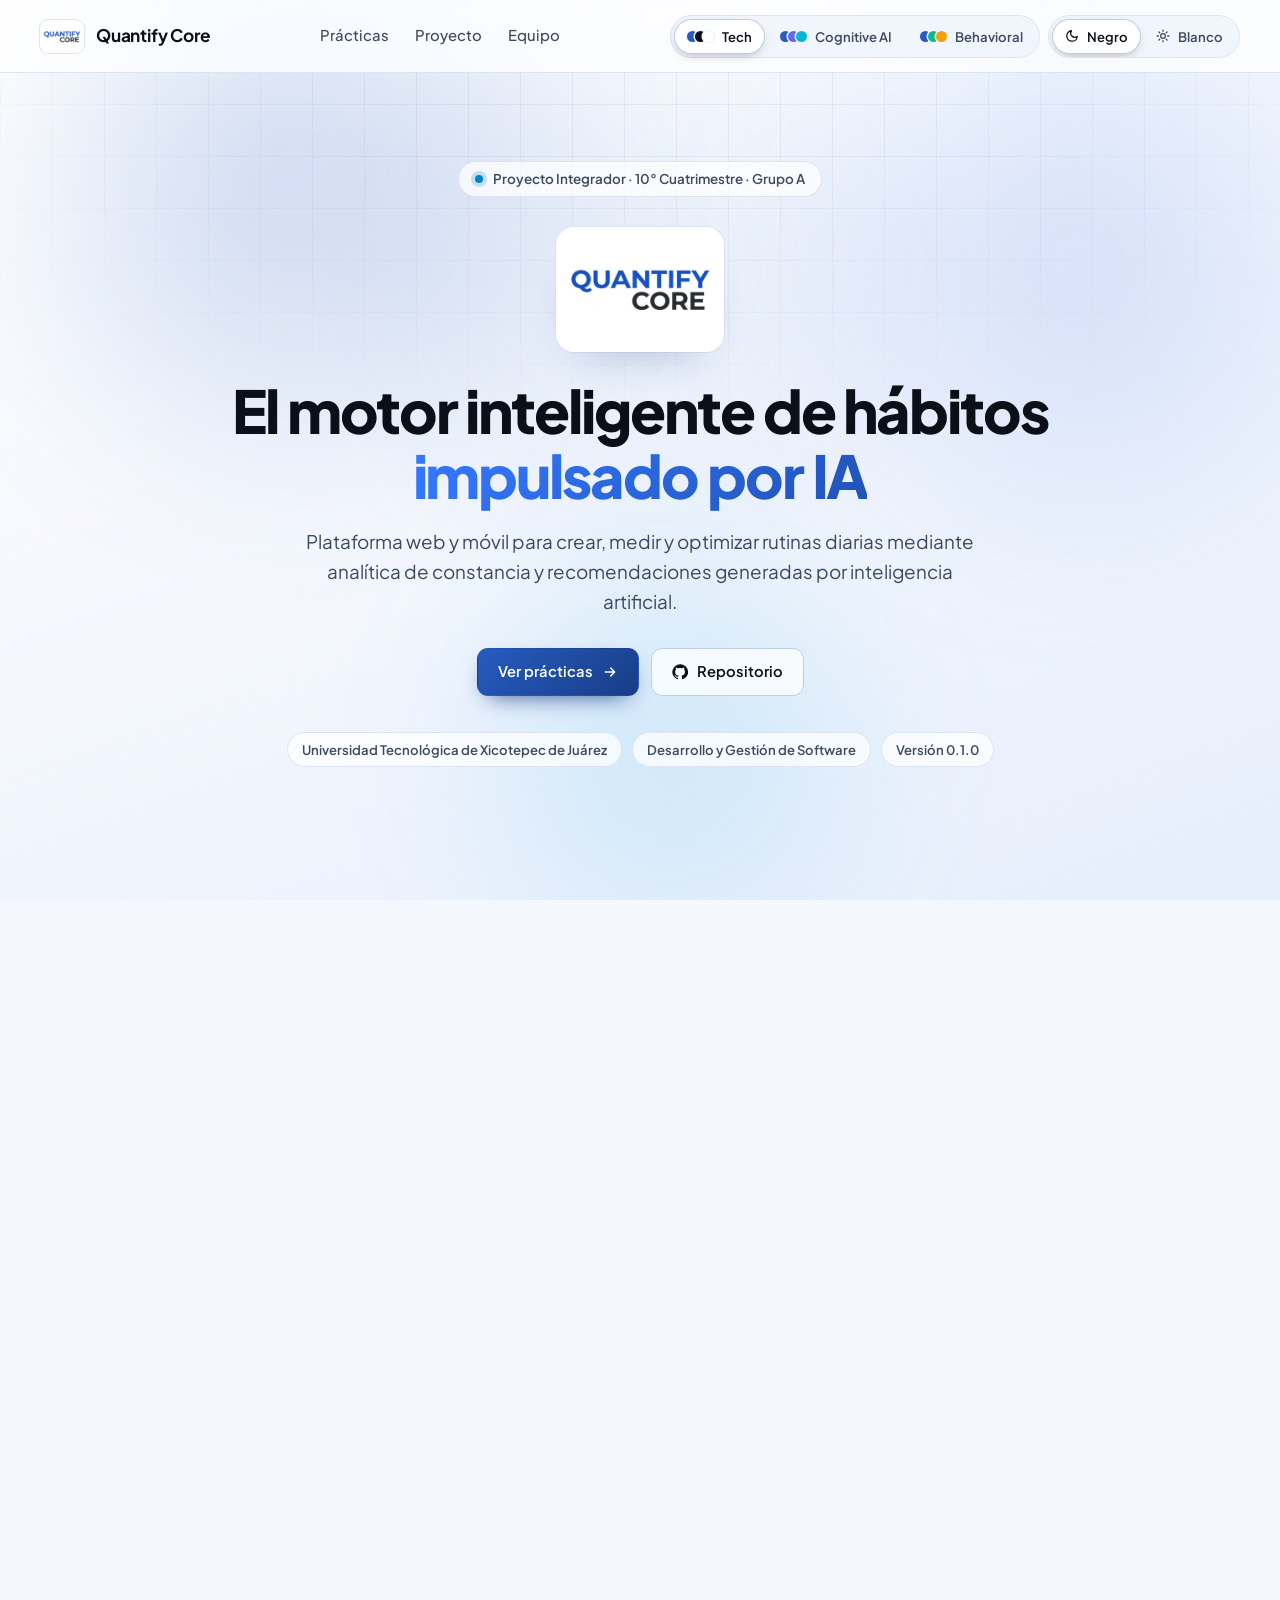
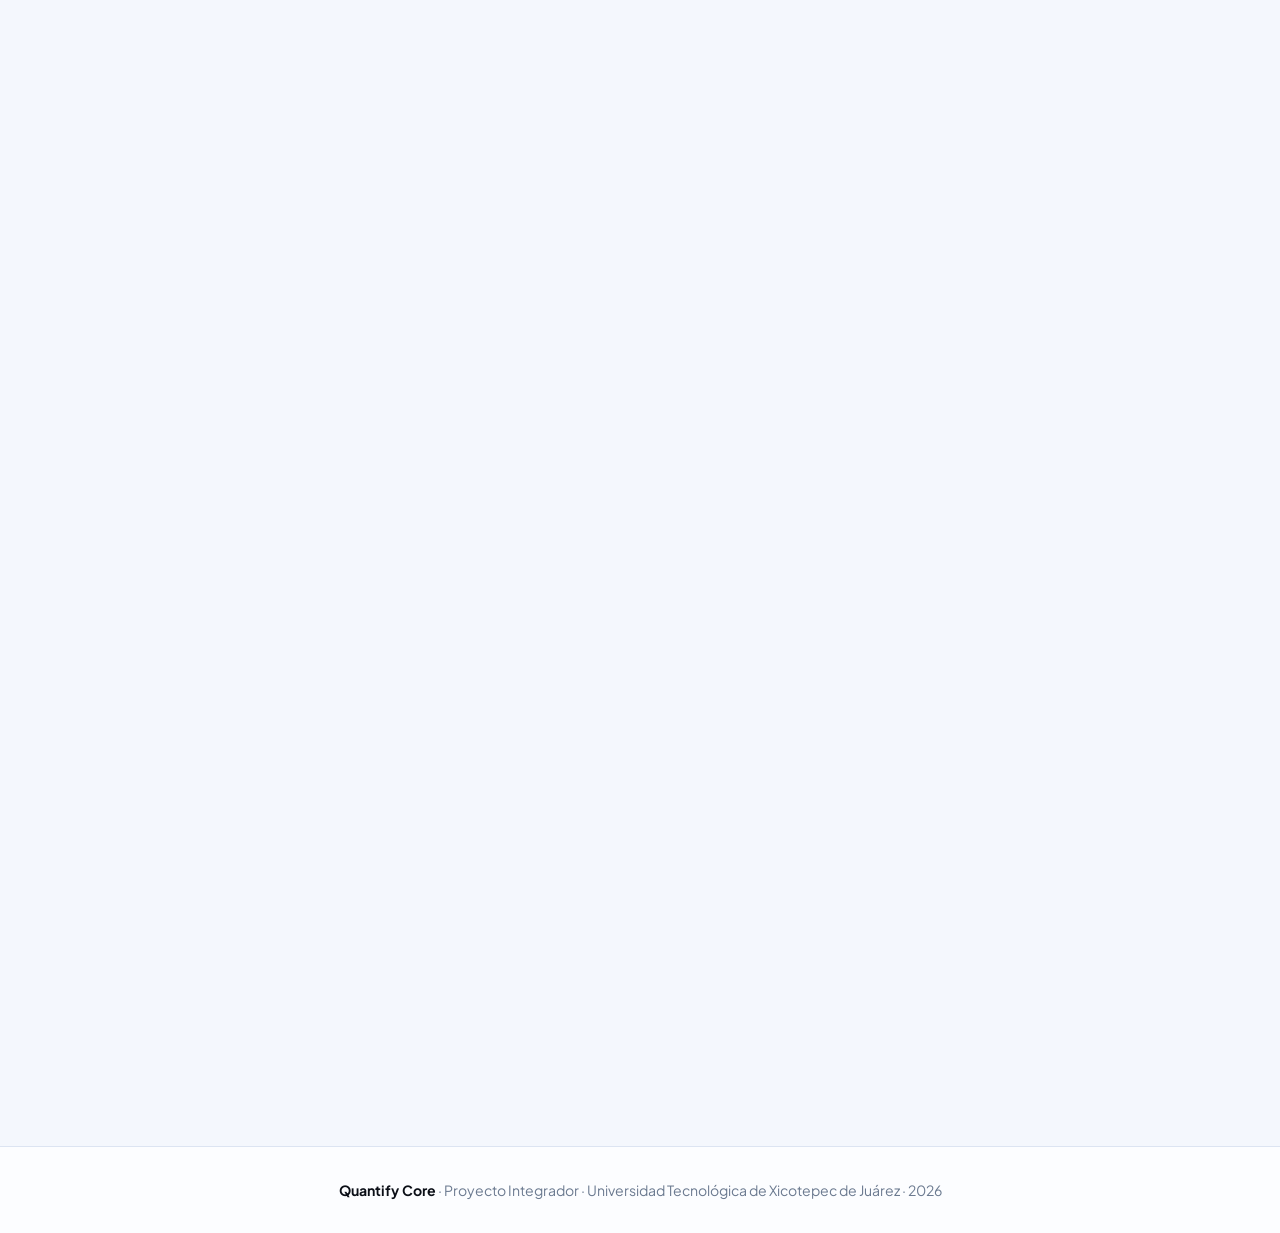
<file: docs/index.html>
<!DOCTYPE html>
<html lang="es">
<head>
  <meta charset="UTF-8">
  <meta name="viewport" content="width=device-width, initial-scale=1.0">
  <meta http-equiv="refresh" content="0; url=../index.html">
  <title>Quantify Core - Redireccionando al portal</title>
</head>
<body style="background-color: #0B0F17; color: #FFFFFF; font-family: system-ui, -apple-system, sans-serif; display: flex; flex-direction: column; align-items: center; justify-content: center; height: 100vh; margin: 0; text-align: center;">
  <h2>Quantify Core — Documentación</h2>
  <p>Redirigiendo al portal principal del proyecto...</p>
  <p><a href="../index.html" style="color: #4A7DE8; text-decoration: underline;">Haz clic aquí si no redirige automáticamente</a></p>
</body>
</html>
</file>
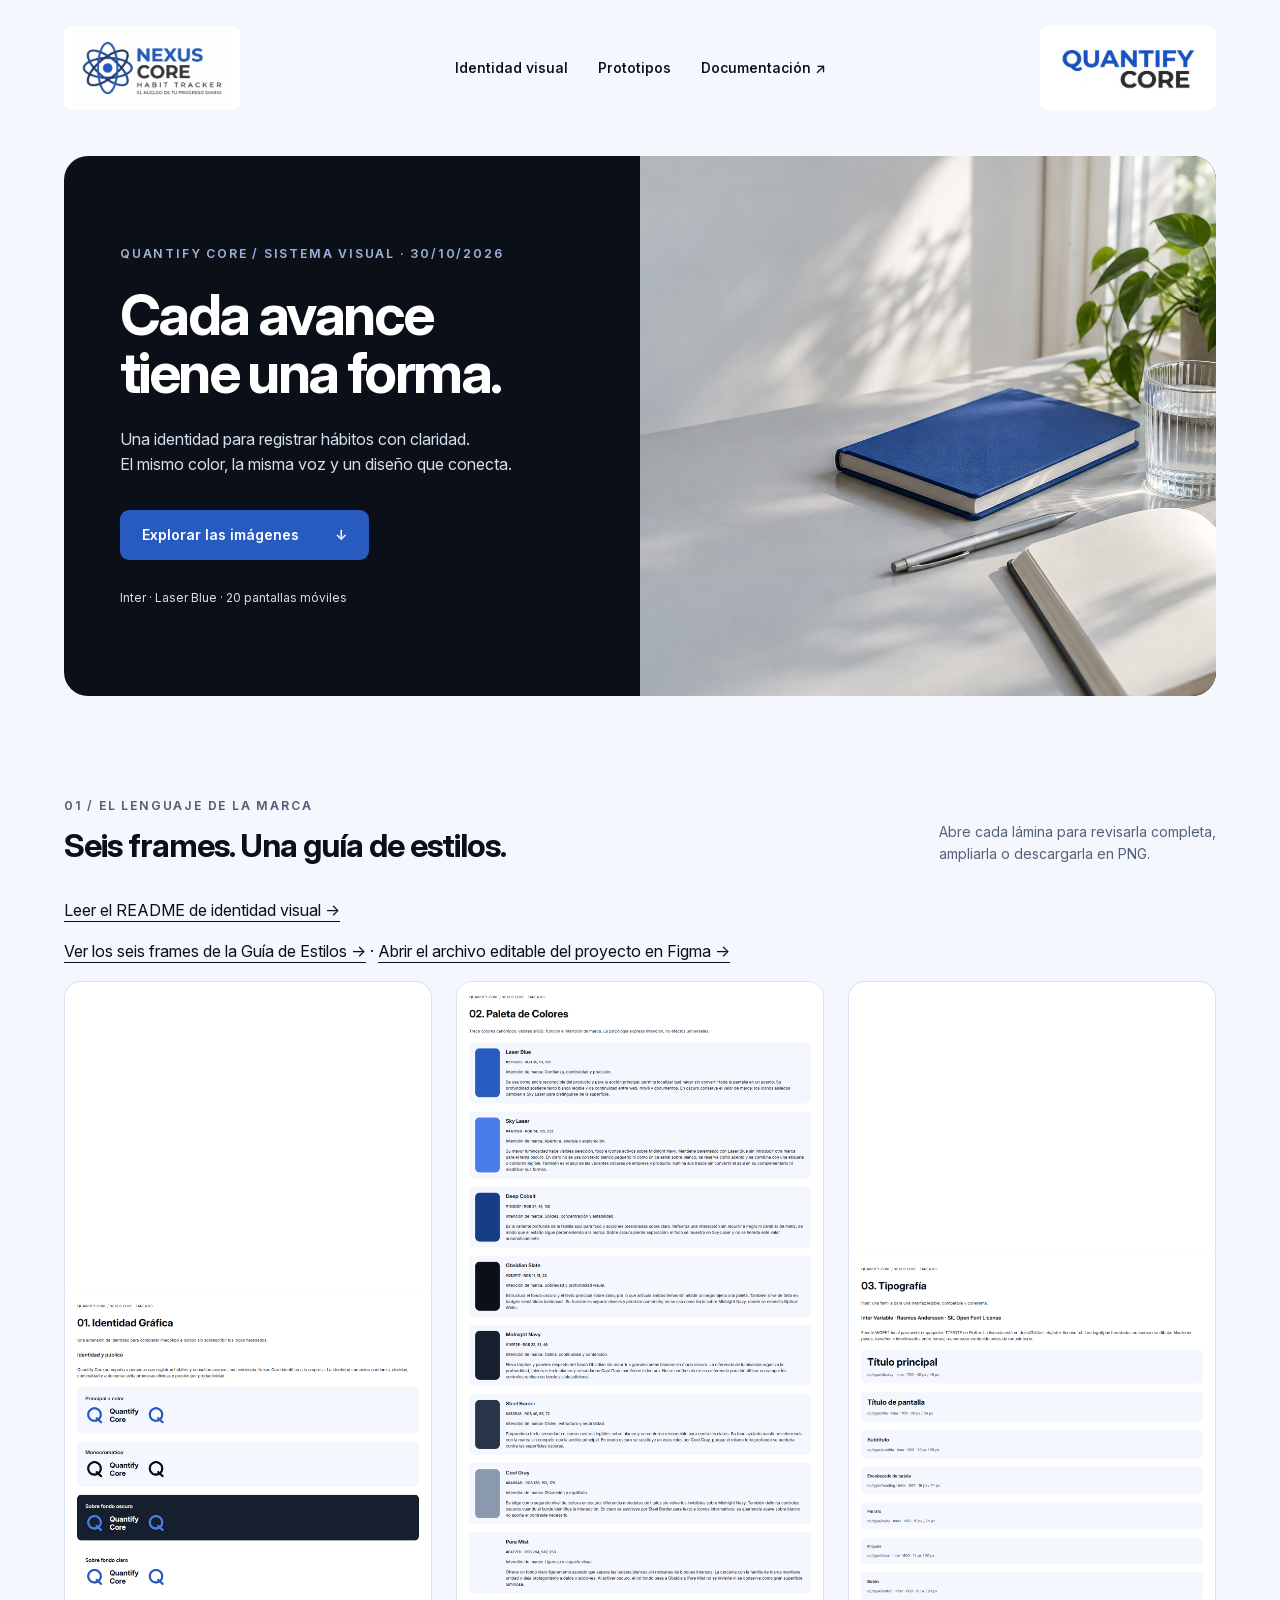
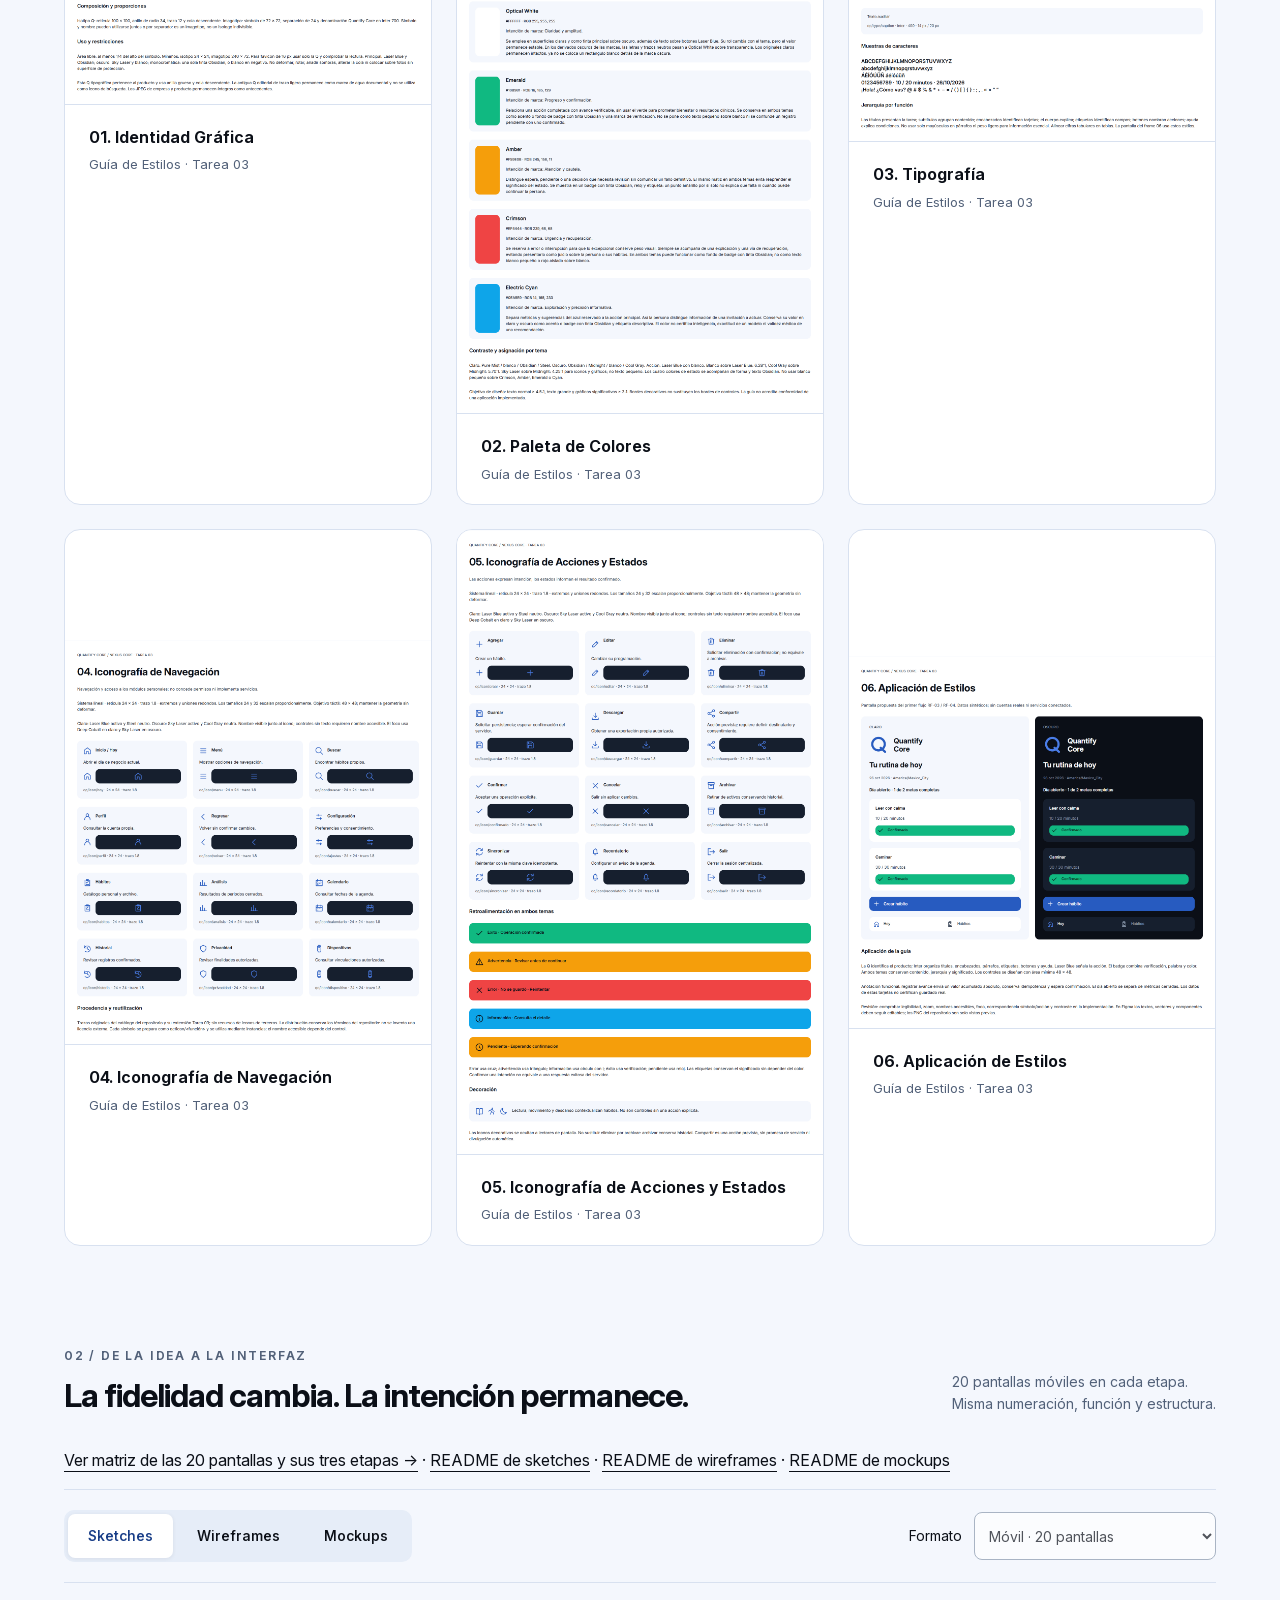
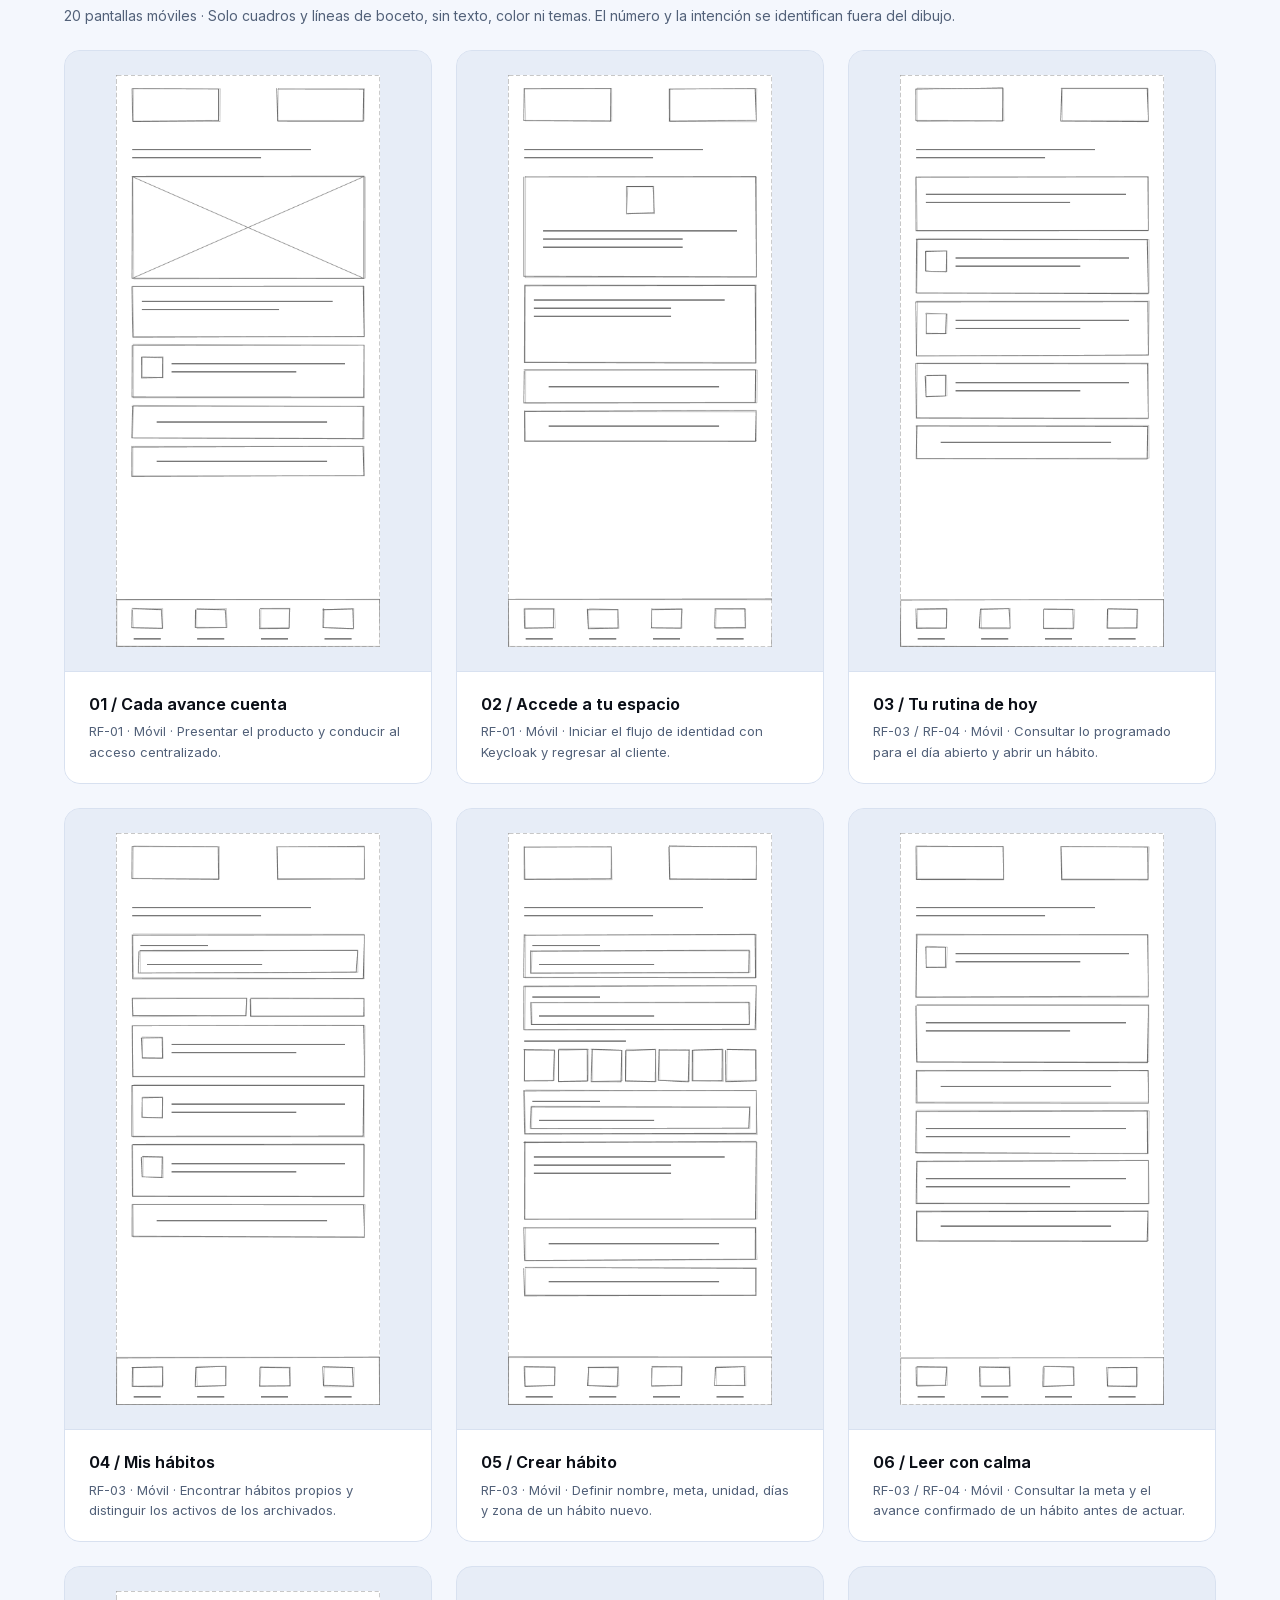
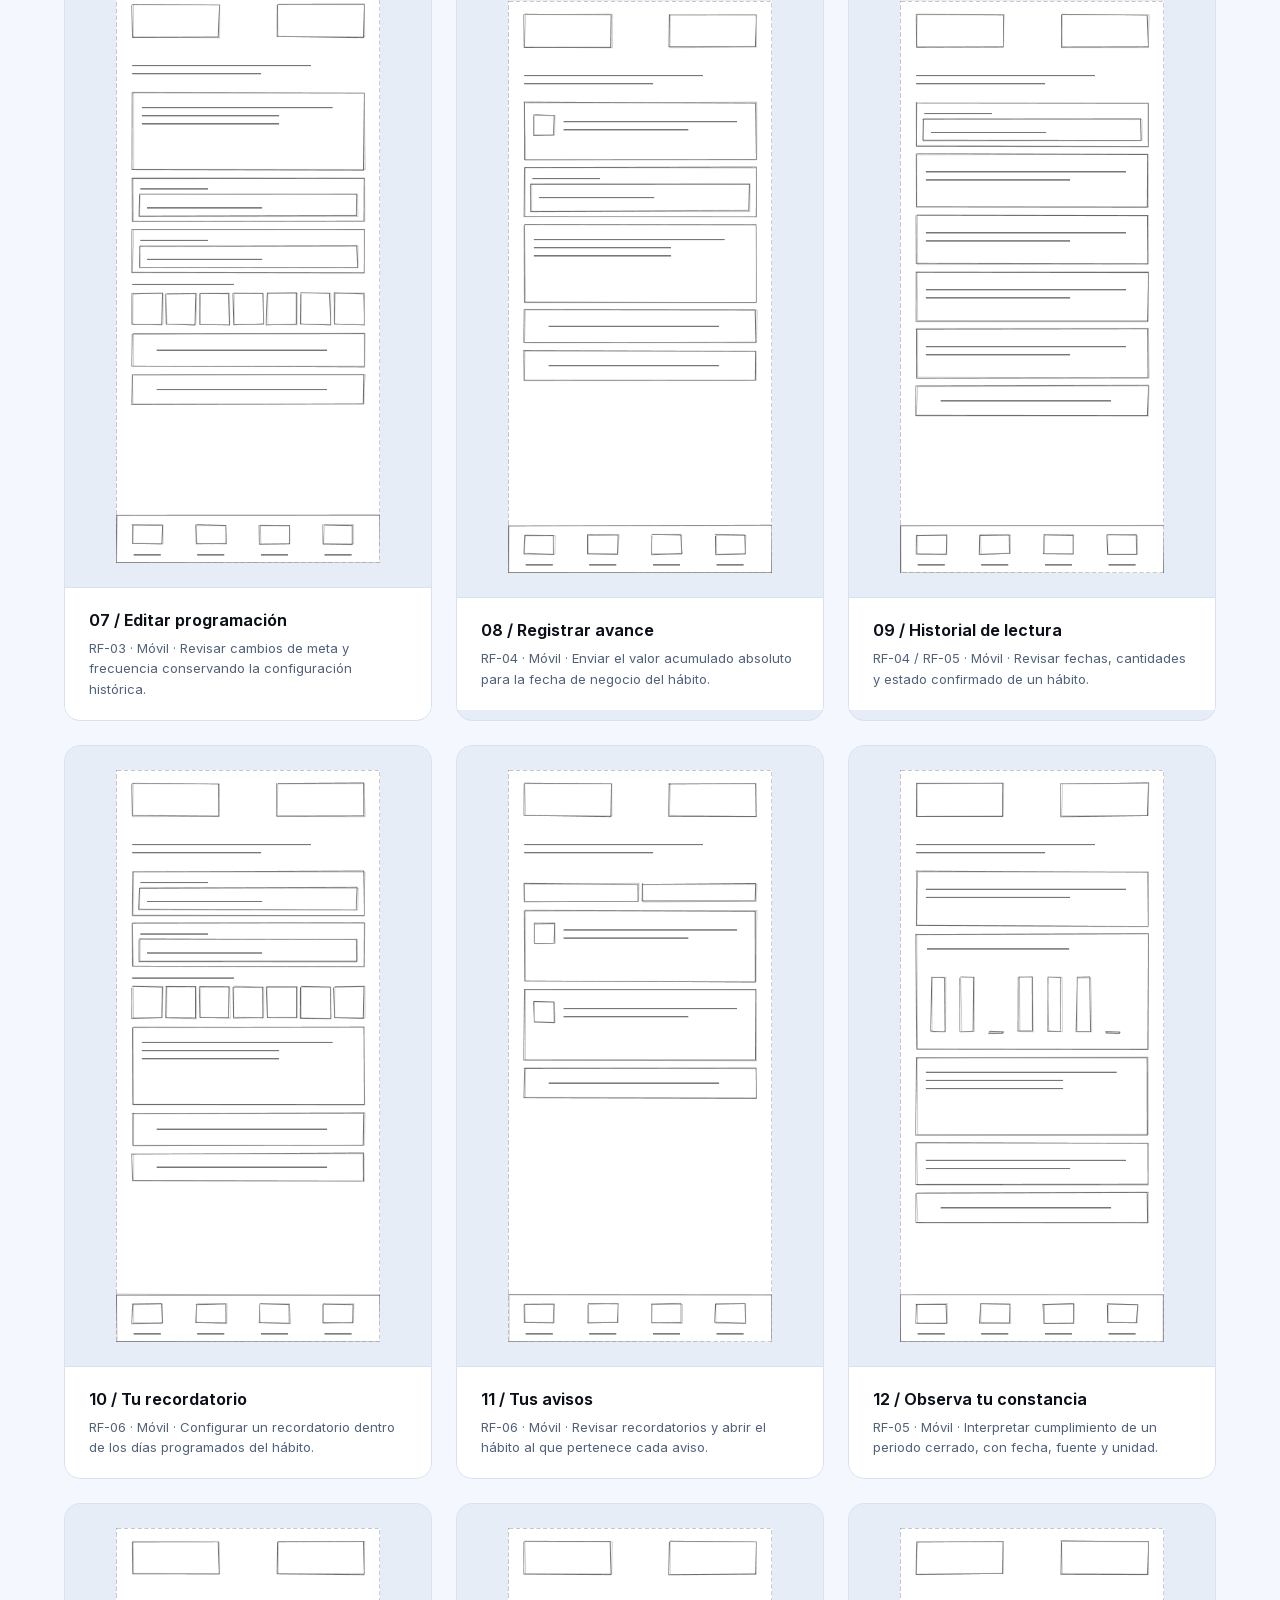
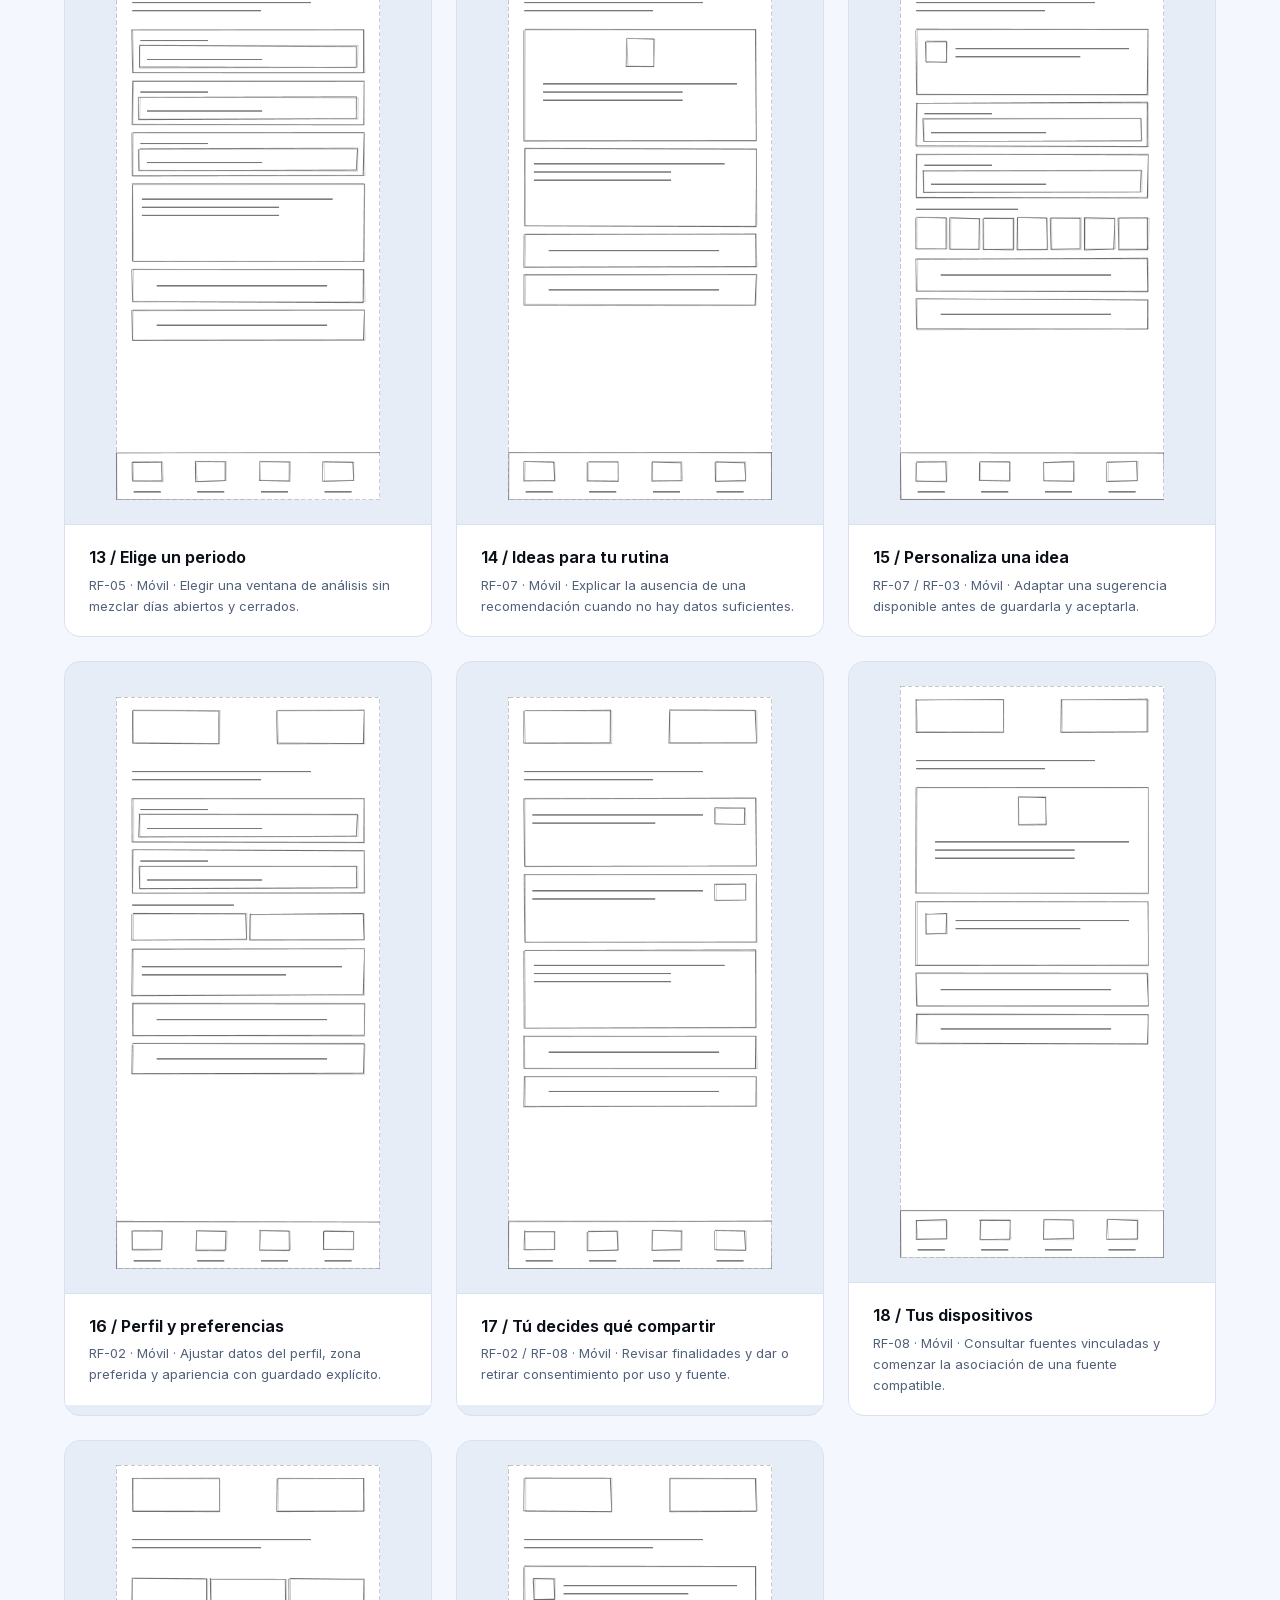
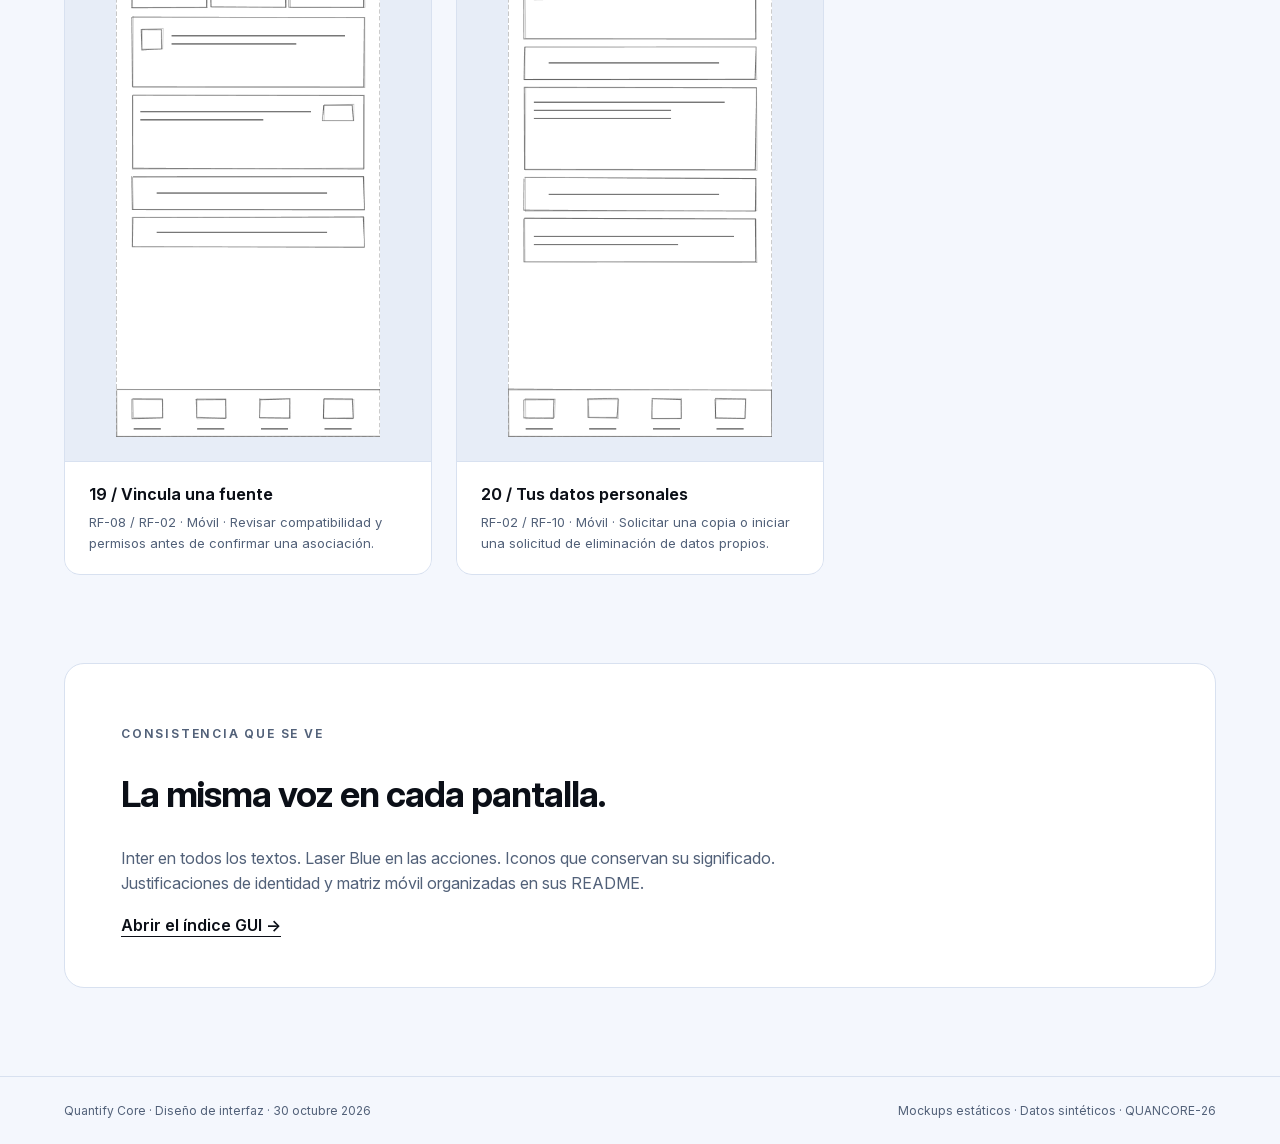
<file: docs/GUI/index.html>
<!doctype html>
<html lang="es"><head><meta charset="utf-8"><meta name="viewport" content="width=device-width,initial-scale=1"><meta name="description" content="Galería visual de Quantify Core: paleta, tipografía Inter, iconografía, imágenes, identidad y prototipos."><meta name="qc-gallery-release" content="QUANCORE-26-2026-10-30"><title>Quantify Core · Galería de diseño</title><link rel="preload" href="assets/inter.woff2" as="font" type="font/woff2" crossorigin><link rel="stylesheet" href="assets/galeria.css"><script src="assets/galeria.js" defer></script></head>
<body><a class="skip" href="#identidad">Saltar a las imágenes</a>
<header><a class="brand official" href="#inicio" aria-label="Nexus Core, marca empresarial"><img src="../../assets/images/enterpriseLogo.jpeg" alt="Logo empresarial Nexus Core" width="1600" height="1194"></a><nav aria-label="Secciones"><a href="#identidad">Identidad visual</a><a href="#prototipos">Prototipos</a><a href="README.md">Documentación ↗</a></nav><a class="brand official" href="#inicio" aria-label="Quantify Core, producto"><img src="../../assets/images/productLogo.jpeg" alt="Logo del producto Quantify Core" width="1600" height="1194"></a></header>
<main id="inicio"><section class="hero"><div><p class="eyebrow">QUANTIFY CORE / SISTEMA VISUAL · 30/10/2026</p><h1>Cada avance<br>tiene una forma.</h1><p>Una identidad para registrar hábitos con claridad.<br>El mismo color, la misma voz y un diseño que conecta.</p><a class="primary" href="#identidad">Explorar las imágenes <span aria-hidden="true">↓</span></a><p class="hero-note">Inter · Laser Blue · 20 pantallas móviles</p></div><img src="assets/ritual-cotidiano.png" alt="Cuaderno azul, libro, vaso de agua y planta en un espacio cotidiano con luz natural" width="1536" height="1024"></section>
<section id="identidad" class="section"><div class="section-heading"><div><p class="eyebrow">01 / EL LENGUAJE DE LA MARCA</p><h2>Seis frames. Una guía de estilos.</h2></div><p>Abre cada lámina para revisarla completa,<br>ampliarla o descargarla en PNG.</p></div>
<p><a href="identidad/README.md">Leer el README de identidad visual →</a></p><p><a href="identidad/guia/index.html">Ver los seis frames de la Guía de Estilos →</a> · <a href="https://www.figma.com/design/L6ePtwcmyBeiC2xI1iDGM3?node-id=2-59">Abrir el archivo editable del proyecto en Figma →</a></p><div class="identity-grid">
<button class="image-card" data-image="identidad/guia/01.png" data-title="01. Identidad Gráfica" data-description="Una extensión de identidad para completar imagotipo e isotipo sin sobrescribir los logos heredados."><img src="identidad/guia/01.png" alt="01. Identidad Gráfica: lámina completa de Tarea 03" width="1440"><span><b>01. Identidad Gráfica</b><small>Guía de Estilos · Tarea 03</small></span></button>
<button class="image-card" data-image="identidad/guia/02.png" data-title="02. Paleta de Colores" data-description="Trece colores canónicos: valores sRGB, función e intención de marca. La psicología expresa intención, no efectos universales."><img src="identidad/guia/02.png" alt="02. Paleta de Colores: lámina completa de Tarea 03" width="1440"><span><b>02. Paleta de Colores</b><small>Guía de Estilos · Tarea 03</small></span></button>
<button class="image-card" data-image="identidad/guia/03.png" data-title="03. Tipografía" data-description="Inter: una familia para una interfaz legible, compatible y coherente."><img src="identidad/guia/03.png" alt="03. Tipografía: lámina completa de Tarea 03" width="1440"><span><b>03. Tipografía</b><small>Guía de Estilos · Tarea 03</small></span></button>
<button class="image-card" data-image="identidad/guia/04.png" data-title="04. Iconografía de Navegación" data-description="Navegación y acceso a los módulos personales; no concede permisos ni implementa servicios."><img src="identidad/guia/04.png" alt="04. Iconografía de Navegación: lámina completa de Tarea 03" width="1440"><span><b>04. Iconografía de Navegación</b><small>Guía de Estilos · Tarea 03</small></span></button>
<button class="image-card" data-image="identidad/guia/05.png" data-title="05. Iconografía de Acciones y Estados" data-description="Las acciones expresan intención; los estados informan el resultado confirmado."><img src="identidad/guia/05.png" alt="05. Iconografía de Acciones y Estados: lámina completa de Tarea 03" width="1440"><span><b>05. Iconografía de Acciones y Estados</b><small>Guía de Estilos · Tarea 03</small></span></button>
<button class="image-card" data-image="identidad/guia/06.png" data-title="06. Aplicación de Estilos" data-description="Pantalla propuesta del primer flujo RF-03 / RF-04. Datos sintéticos; sin cuentas reales ni servicios conectados."><img src="identidad/guia/06.png" alt="06. Aplicación de Estilos: lámina completa de Tarea 03" width="1440"><span><b>06. Aplicación de Estilos</b><small>Guía de Estilos · Tarea 03</small></span></button>
</div></section>
<section id="prototipos" class="section prototypes"><div class="section-heading"><div><p class="eyebrow">02 / DE LA IDEA A LA INTERFAZ</p><h2>La fidelidad cambia. La intención permanece.</h2></div><p>20 pantallas móviles en cada etapa.<br>Misma numeración, función y estructura.</p></div>
<p><a href="prototipos/movil/README.md">Ver matriz de las 20 pantallas y sus tres etapas →</a> · <a href="prototipos/movil/sketches/README.md">README de sketches</a> · <a href="prototipos/movil/wireframes/README.md">README de wireframes</a> · <a href="prototipos/movil/mockups/README.md">README de mockups</a></p>
<div class="filters"><div class="filter-group" role="group" aria-label="Fidelidad"><button data-fidelity="sketch" aria-pressed="true">Sketches</button><button data-fidelity="wireframe" aria-pressed="false">Wireframes</button><button data-fidelity="mockup" aria-pressed="false">Mockups</button></div><div class="filter-group" role="group" aria-label="Tema"><button data-theme="light" aria-pressed="true">Claro</button><button data-theme="dark" aria-pressed="false">Oscuro</button></div><label>Formato <select id="format"><option value="mobile">Móvil · 20 pantallas</option><option value="desktop">Escritorio anterior (referencia)</option></select></label></div>
<p id="fidelity-note" class="fidelity-note" aria-live="polite"></p><div id="prototype-grid" class="prototype-grid"></div><noscript>Para explorar los prototipos activa JavaScript. Los seis frames están disponibles como imágenes y en el README.</noscript></section>
<section class="closing"><p class="eyebrow">CONSISTENCIA QUE SE VE</p><h2>La misma voz en cada pantalla.</h2><p>Inter en todos los textos. Laser Blue en las acciones. Iconos que conservan su significado.<br>Justificaciones de identidad y matriz móvil organizadas en sus README.</p><a href="README.md">Abrir el índice GUI →</a></section>
</main><footer><span>Quantify Core · Diseño de interfaz · 30 octubre 2026</span><span>Mockups estáticos · Datos sintéticos · QUANCORE-26</span></footer>
<dialog id="viewer" aria-labelledby="viewer-title"><div class="viewer-bar"><div><h2 id="viewer-title"></h2><p id="viewer-description"></p></div><div class="viewer-actions"><button id="previous" aria-label="Imagen anterior">←</button><button id="next" aria-label="Imagen siguiente">→</button><button id="zoom" aria-pressed="false">Ampliar</button><a id="download" download>Descargar PNG</a><button id="close">Cerrar ×</button></div></div><div class="image-viewport"><img id="full-image" alt=""></div></dialog>
<script id="screen-data" type="application/json">[{"id": "bienvenida", "number": 1, "title": "Cada avance cuenta", "rf": "RF-01", "reference": "U01", "note": "La bienvenida no solicita credenciales ni concede una sesión.", "intent": "Presentar el producto y conducir al acceso centralizado.", "assets": {"sketch:none": "prototipos/movil/sketches/bienvenida.png", "wireframe:none": "prototipos/movil/wireframes/bienvenida.png", "mockup:light": "prototipos/movil/mockups/light/bienvenida.png", "mockup:dark": "prototipos/movil/mockups/dark/bienvenida.png"}, "width": 390, "height": 844}, {"id": "acceso", "number": 2, "title": "Accede a tu espacio", "rf": "RF-01", "reference": "U02–U05 / U15", "note": "No hay formulario local de contraseña, registro ni recuperación paralelos; se delegan al proveedor.", "intent": "Iniciar el flujo de identidad con Keycloak y regresar al cliente.", "assets": {"sketch:none": "prototipos/movil/sketches/acceso.png", "wireframe:none": "prototipos/movil/wireframes/acceso.png", "mockup:light": "prototipos/movil/mockups/light/acceso.png", "mockup:dark": "prototipos/movil/mockups/dark/acceso.png"}, "width": 390, "height": 844}, {"id": "hoy", "number": 3, "title": "Tu rutina de hoy", "rf": "RF-03 / RF-04", "reference": "U06", "note": "Ejemplo del 26/10/2026, America/Mexico_City. Separar día abierto y periodo cerrado.", "intent": "Consultar lo programado para el día abierto y abrir un hábito.", "assets": {"sketch:none": "prototipos/movil/sketches/hoy.png", "wireframe:none": "prototipos/movil/wireframes/hoy.png", "mockup:light": "prototipos/movil/mockups/light/hoy.png", "mockup:dark": "prototipos/movil/mockups/dark/hoy.png"}, "width": 390, "height": 844}, {"id": "habitos", "number": 4, "title": "Mis hábitos", "rf": "RF-03", "reference": "U06 / U08", "note": "La búsqueda y el filtro son controles propuestos, sin consulta a cuentas reales.", "intent": "Encontrar hábitos propios y distinguir los activos de los archivados.", "assets": {"sketch:none": "prototipos/movil/sketches/habitos.png", "wireframe:none": "prototipos/movil/wireframes/habitos.png", "mockup:light": "prototipos/movil/mockups/light/habitos.png", "mockup:dark": "prototipos/movil/mockups/dark/habitos.png"}, "width": 390, "height": 844}, {"id": "habito", "number": 5, "title": "Crear hábito", "rf": "RF-03", "reference": "U07", "note": "Guardar requiere validación y confirmación del servidor; cancelar vuelve a Hoy sin crear.", "intent": "Definir nombre, meta, unidad, días y zona de un hábito nuevo.", "assets": {"sketch:none": "prototipos/movil/sketches/habito.png", "wireframe:none": "prototipos/movil/wireframes/habito.png", "mockup:light": "prototipos/movil/mockups/light/habito.png", "mockup:dark": "prototipos/movil/mockups/dark/habito.png"}, "width": 390, "height": 844}, {"id": "detalle", "number": 6, "title": "Leer con calma", "rf": "RF-03 / RF-04", "reference": "U08", "note": "No recalcular registros pasados con una nueva meta. Archivar conserva el historial y requiere confirmación.", "intent": "Consultar la meta y el avance confirmado de un hábito antes de actuar.", "assets": {"sketch:none": "prototipos/movil/sketches/detalle.png", "wireframe:none": "prototipos/movil/wireframes/detalle.png", "mockup:light": "prototipos/movil/mockups/light/detalle.png", "mockup:dark": "prototipos/movil/mockups/dark/detalle.png"}, "width": 390, "height": 844}, {"id": "editar", "number": 7, "title": "Editar programación", "rf": "RF-03", "reference": "U07 / U08", "note": "Una versión obsoleta requiere revisar el conflicto. Cancelar edición regresa a Detalle.", "intent": "Revisar cambios de meta y frecuencia conservando la configuración histórica.", "assets": {"sketch:none": "prototipos/movil/sketches/editar.png", "wireframe:none": "prototipos/movil/wireframes/editar.png", "mockup:light": "prototipos/movil/mockups/light/editar.png", "mockup:dark": "prototipos/movil/mockups/dark/editar.png"}, "width": 390, "height": 844}, {"id": "registro", "number": 8, "title": "Registrar avance", "rf": "RF-04", "reference": "U08", "note": "Enviar 15 dos veces no suma 30. Reintentar tras respuesta perdida conserva idempotencia; un conflicto requiere revisión.", "intent": "Enviar el valor acumulado absoluto para la fecha de negocio del hábito.", "assets": {"sketch:none": "prototipos/movil/sketches/registro.png", "wireframe:none": "prototipos/movil/wireframes/registro.png", "mockup:light": "prototipos/movil/mockups/light/registro.png", "mockup:dark": "prototipos/movil/mockups/dark/registro.png"}, "width": 390, "height": 844}, {"id": "historial", "number": 9, "title": "Historial de lectura", "rf": "RF-04 / RF-05", "reference": "U08 / U10", "note": "Los registros son ejemplos sintéticos; no se inventan señales biométricas.", "intent": "Revisar fechas, cantidades y estado confirmado de un hábito.", "assets": {"sketch:none": "prototipos/movil/sketches/historial.png", "wireframe:none": "prototipos/movil/wireframes/historial.png", "mockup:light": "prototipos/movil/mockups/light/historial.png", "mockup:dark": "prototipos/movil/mockups/dark/historial.png"}, "width": 390, "height": 844}, {"id": "recordatorio", "number": 10, "title": "Tu recordatorio", "rf": "RF-06", "reference": "U09", "note": "No seleccionar días ajenos a la agenda. Comprobar permisos del canal y zona; no se promete entrega operativa.", "intent": "Configurar un recordatorio dentro de los días programados del hábito.", "assets": {"sketch:none": "prototipos/movil/sketches/recordatorio.png", "wireframe:none": "prototipos/movil/wireframes/recordatorio.png", "mockup:light": "prototipos/movil/mockups/light/recordatorio.png", "mockup:dark": "prototipos/movil/mockups/dark/recordatorio.png"}, "width": 390, "height": 844}, {"id": "avisos", "number": 11, "title": "Tus avisos", "rf": "RF-06", "reference": "U14", "note": "Avisos de ejemplo; las preferencias, horario y permiso deben respetarse en producto.", "intent": "Revisar recordatorios y abrir el hábito al que pertenece cada aviso.", "assets": {"sketch:none": "prototipos/movil/sketches/avisos.png", "wireframe:none": "prototipos/movil/wireframes/avisos.png", "mockup:light": "prototipos/movil/mockups/light/avisos.png", "mockup:dark": "prototipos/movil/mockups/dark/avisos.png"}, "width": 390, "height": 844}, {"id": "analisis", "number": 12, "title": "Observa tu constancia", "rf": "RF-05", "reference": "U10", "note": "19–25/10/2026: 1,1,0,1,1,1,0; 5/7=71.4 %. Racha de ese periodo: 0 al cierre; RN-P17.", "intent": "Interpretar cumplimiento de un periodo cerrado, con fecha, fuente y unidad.", "assets": {"sketch:none": "prototipos/movil/sketches/analisis.png", "wireframe:none": "prototipos/movil/wireframes/analisis.png", "mockup:light": "prototipos/movil/mockups/light/analisis.png", "mockup:dark": "prototipos/movil/mockups/dark/analisis.png"}, "width": 390, "height": 844}, {"id": "periodo", "number": 13, "title": "Elige un periodo", "rf": "RF-05", "reference": "U10", "note": "Validar inicio≤fin y zona de negocio. No reinterpretar el historial al cambiar zona del perfil.", "intent": "Elegir una ventana de análisis sin mezclar días abiertos y cerrados.", "assets": {"sketch:none": "prototipos/movil/sketches/periodo.png", "wireframe:none": "prototipos/movil/wireframes/periodo.png", "mockup:light": "prototipos/movil/mockups/light/periodo.png", "mockup:dark": "prototipos/movil/mockups/dark/periodo.png"}, "width": 390, "height": 844}, {"id": "sugerencias", "number": 14, "title": "Ideas para tu rutina", "rf": "RF-07", "reference": "U11", "note": "Abstenerse sin inventar IA ni umbrales. El diseño de personalización es una vista condicional separada.", "intent": "Explicar la ausencia de una recomendación cuando no hay datos suficientes.", "assets": {"sketch:none": "prototipos/movil/sketches/sugerencias.png", "wireframe:none": "prototipos/movil/wireframes/sugerencias.png", "mockup:light": "prototipos/movil/mockups/light/sugerencias.png", "mockup:dark": "prototipos/movil/mockups/dark/sugerencias.png"}, "width": 390, "height": 844}, {"id": "personalizar", "number": 15, "title": "Personaliza una idea", "rf": "RF-07 / RF-03", "reference": "U11 → U07", "note": "Vista condicional de una idea de ejemplo, no resultado de un modelo. Guardar confirma aceptación; cancelar no la acepta.", "intent": "Adaptar una sugerencia disponible antes de guardarla y aceptarla.", "assets": {"sketch:none": "prototipos/movil/sketches/personalizar.png", "wireframe:none": "prototipos/movil/wireframes/personalizar.png", "mockup:light": "prototipos/movil/mockups/light/personalizar.png", "mockup:dark": "prototipos/movil/mockups/dark/personalizar.png"}, "width": 390, "height": 844}, {"id": "ajustes", "number": 16, "title": "Perfil y preferencias", "rf": "RF-02", "reference": "U12", "note": "Cambiar zona no reclasifica fechas históricas. Los controles de tema son diseño, no un cliente implementado.", "intent": "Ajustar datos del perfil, zona preferida y apariencia con guardado explícito.", "assets": {"sketch:none": "prototipos/movil/sketches/ajustes.png", "wireframe:none": "prototipos/movil/wireframes/ajustes.png", "mockup:light": "prototipos/movil/mockups/light/ajustes.png", "mockup:dark": "prototipos/movil/mockups/dark/ajustes.png"}, "width": 390, "height": 844}, {"id": "consentimiento", "number": 17, "title": "Tú decides qué compartir", "rf": "RF-02 / RF-08", "reference": "U12", "note": "Revocar bloquea nuevos usos y trabajos. No inferir permiso de biometría por aceptar sugerencias.", "intent": "Revisar finalidades y dar o retirar consentimiento por uso y fuente.", "assets": {"sketch:none": "prototipos/movil/sketches/consentimiento.png", "wireframe:none": "prototipos/movil/wireframes/consentimiento.png", "mockup:light": "prototipos/movil/mockups/light/consentimiento.png", "mockup:dark": "prototipos/movil/mockups/dark/consentimiento.png"}, "width": 390, "height": 844}, {"id": "dispositivos", "number": 18, "title": "Tus dispositivos", "rf": "RF-08", "reference": "Recorrido Wear OS", "note": "No inventar telemetría ni mediciones. La vinculación requiere capacidades y consentimiento explícitos.", "intent": "Consultar fuentes vinculadas y comenzar la asociación de una fuente compatible.", "assets": {"sketch:none": "prototipos/movil/sketches/dispositivos.png", "wireframe:none": "prototipos/movil/wireframes/dispositivos.png", "mockup:light": "prototipos/movil/mockups/light/dispositivos.png", "mockup:dark": "prototipos/movil/mockups/dark/dispositivos.png"}, "width": 390, "height": 844}, {"id": "vincular", "number": 19, "title": "Vincula una fuente", "rf": "RF-08 / RF-02", "reference": "Recorrido Wear OS", "note": "No fija OTP, QR, Bluetooth ni protocolo aún pendiente. Confirmación de diseño; no conecta hardware.", "intent": "Revisar compatibilidad y permisos antes de confirmar una asociación.", "assets": {"sketch:none": "prototipos/movil/sketches/vincular.png", "wireframe:none": "prototipos/movil/wireframes/vincular.png", "mockup:light": "prototipos/movil/mockups/light/vincular.png", "mockup:dark": "prototipos/movil/mockups/dark/vincular.png"}, "width": 390, "height": 844}, {"id": "datos", "number": 20, "title": "Tus datos personales", "rf": "RF-02 / RF-10", "reference": "Solicitud personal", "note": "Revisar alcance y política; la eliminación requiere confirmación específica posterior. Ninguna imagen ejecuta solicitudes.", "intent": "Solicitar una copia o iniciar una solicitud de eliminación de datos propios.", "assets": {"sketch:none": "prototipos/movil/sketches/datos.png", "wireframe:none": "prototipos/movil/wireframes/datos.png", "mockup:light": "prototipos/movil/mockups/light/datos.png", "mockup:dark": "prototipos/movil/mockups/dark/datos.png"}, "width": 390, "height": 844}, {"id": "administracion", "title": "Operación con trazabilidad", "rf": "RF-09 / RF-10", "reference": "A02 / A03 / A06", "note": "Referencia de escritorio anterior, fuera de la revisión móvil.", "legacyDesktop": true}]</script>
</body></html>
</file>
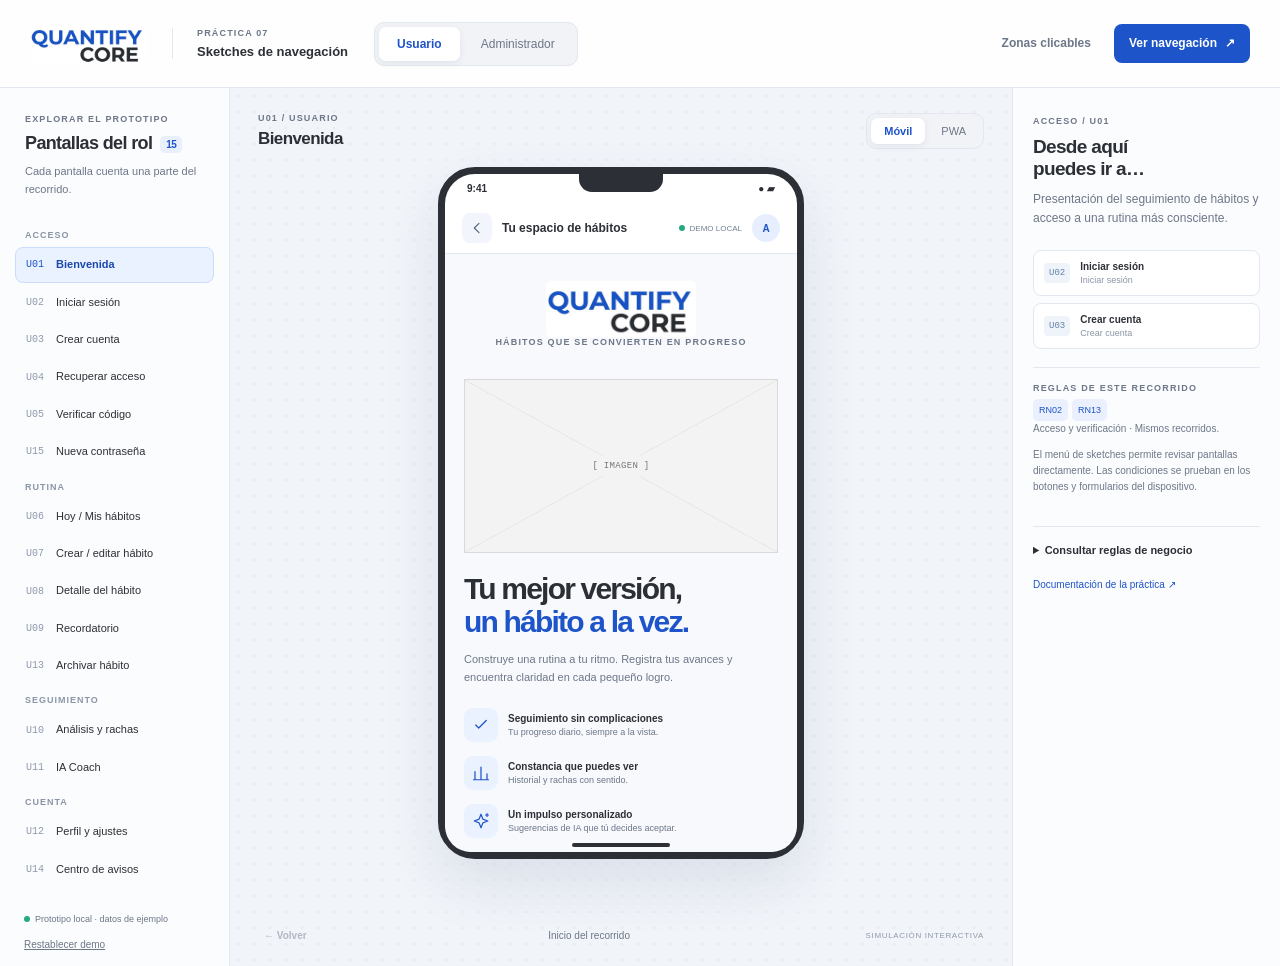
<file: docs/practica-07/index.html>
<!doctype html>
<html lang="es">
<head>
  <meta charset="utf-8">
  <meta name="viewport" content="width=device-width, initial-scale=1">
  <meta name="theme-color" content="#1E54C9">
  <meta name="description" content="Práctica 07 de Quantify Core: sketches interactivos y navegación para Usuario y Administrador, en móvil y PWA.">
  <title>Quantify Core · Sketches de navegación</title>
  <link rel="stylesheet" href="styles.css">
  <script src="data.js" defer></script>
  <script src="app.js" defer></script>
</head>
<body>
  <a class="skip" href="#screen-content">Saltar al sketch</a>
  <header class="workbench-header">
    <a class="brand" href="#usuario/U01" aria-label="Quantify Core, bienvenida"><span class="logo-crop"><img src="../quantifyLogo.jpeg" alt="Quantify Core"></span></a>
    <div class="project-label"><span class="eyebrow">PRÁCTICA 07</span><strong>Sketches de navegación</strong></div>
    <div class="segmented" aria-label="Rol del prototipo">
      <button type="button" data-role="usuario" aria-pressed="true">Usuario</button>
      <button type="button" data-role="admin" aria-pressed="false">Administrador</button>
    </div>
    <div class="header-actions">
      <button type="button" class="quiet" id="hotspots" aria-pressed="false">Zonas clicables</button>
      <button type="button" class="primary" id="open-map">Ver navegación <span aria-hidden="true">↗</span></button>
    </div>
  </header>
  <div class="workbench">
    <aside class="inventory" aria-label="Inventario de sketches">
      <div class="inventory-title"><span class="eyebrow">EXPLORAR EL PROTOTIPO</span><h1>Pantallas del rol<span id="screen-count"></span></h1><p>Cada pantalla cuenta una parte del recorrido.</p></div>
      <nav id="screen-list" aria-label="Seleccionar sketch"></nav>
      <div class="inventory-footer"><span class="status-dot"></span><span>Prototipo local · datos de ejemplo</span><button type="button" id="reset-demo">Restablecer demo</button></div>
    </aside>
    <main class="stage">
      <div class="stage-toolbar">
        <div><span class="eyebrow" id="screen-code">U01 / USUARIO</span><h2 id="screen-title">Bienvenida</h2></div>
        <div class="segmented small" aria-label="Formato de visualización"><button type="button" data-platform="mobile" aria-pressed="true">Móvil</button><button type="button" data-platform="pwa" aria-pressed="false">PWA</button></div>
      </div>
      <div class="preview-canvas"><section class="device mobile" id="device" aria-label="Vista previa del sketch"><div class="device-chrome" aria-hidden="true"><span>9:41</span><span class="camera"></span><span>● ▰</span></div><div id="app" class="app"></div><div class="home-indicator" aria-hidden="true"></div></section></div>
      <div class="stage-footer"><button type="button" id="go-back" class="quiet">← Volver</button><span id="journey">Inicio del recorrido</span><span class="demo-tag">SIMULACIÓN INTERACTIVA</span></div>
    </main>
    <aside class="inspector" aria-label="Descripción y conexiones del sketch"><div id="inspector-content"></div><details class="rules-reference"><summary>Consultar reglas de negocio</summary><div id="all-rules"></div></details><a class="source-link" href="README.md" target="_blank" rel="noopener">Documentación de la práctica ↗</a></aside>
  </div>
  <dialog id="map-dialog" class="map-dialog" aria-labelledby="map-title"><header class="dialog-head"><div><span class="eyebrow">MAPA DE NAVEGACIÓN</span><h2 id="map-title">Recorrido del usuario</h2></div><button type="button" class="quiet" data-close="map-dialog" aria-label="Cerrar mapa">Cerrar ×</button></header><p class="map-help">Selecciona un sketch para abrirlo. Las tarjetas enumeran sus transiciones, incluidos retornos y acciones que permanecen en la pantalla.</p><div class="map-actions"><button type="button" id="map-other-role" class="secondary">Cambiar de rol</button><a href="navegacion.html" target="_blank" rel="noopener" class="text-link">Diagrama general en Archify ↗</a></div><div id="map-visual"></div><div id="map-cards" class="map-cards"></div></dialog>
  <dialog id="confirm-dialog" class="confirm-dialog" aria-labelledby="confirm-title"><div id="confirm-content"></div></dialog>
  <div id="toast" role="status" aria-live="polite" aria-atomic="true"></div>
  <noscript><p>Activa JavaScript para recorrer los sketches. Puedes consultar la <a href="README.md">documentación</a> sin JavaScript.</p></noscript>
</body>
</html>
</file>
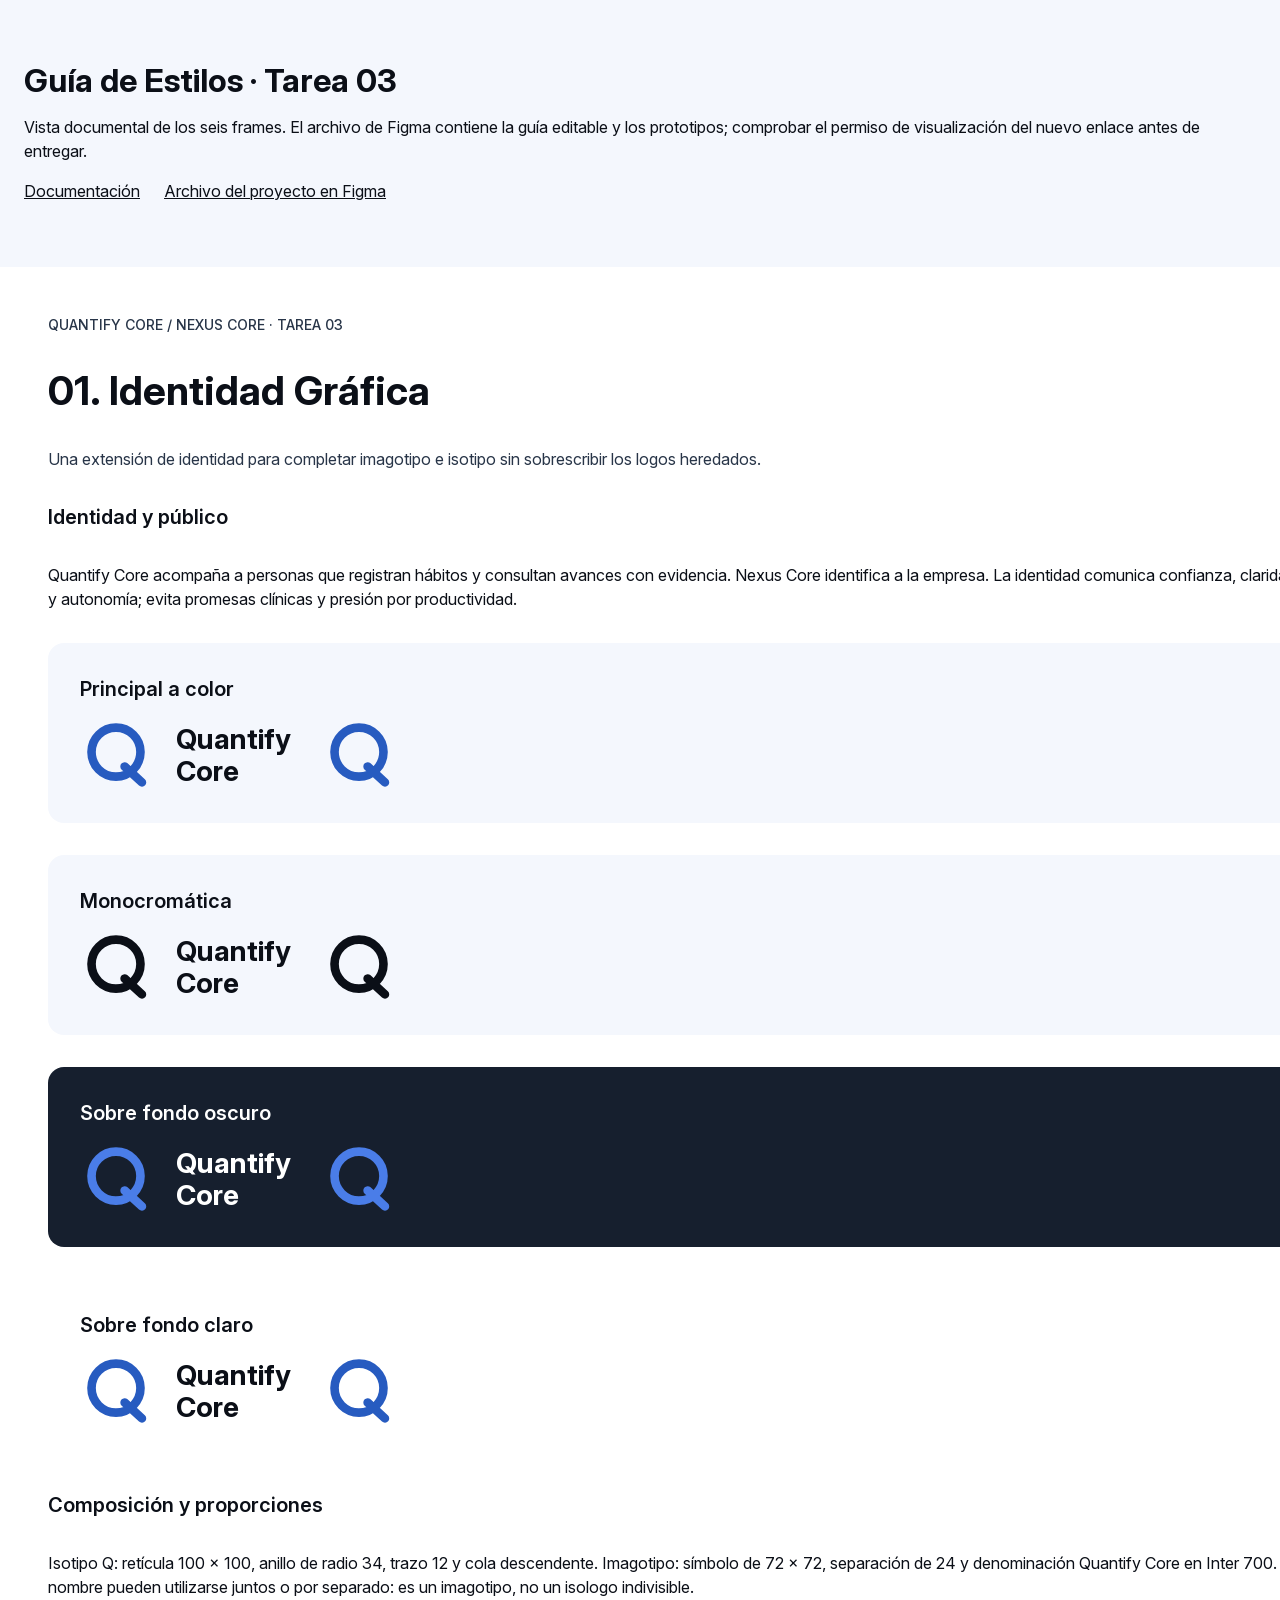
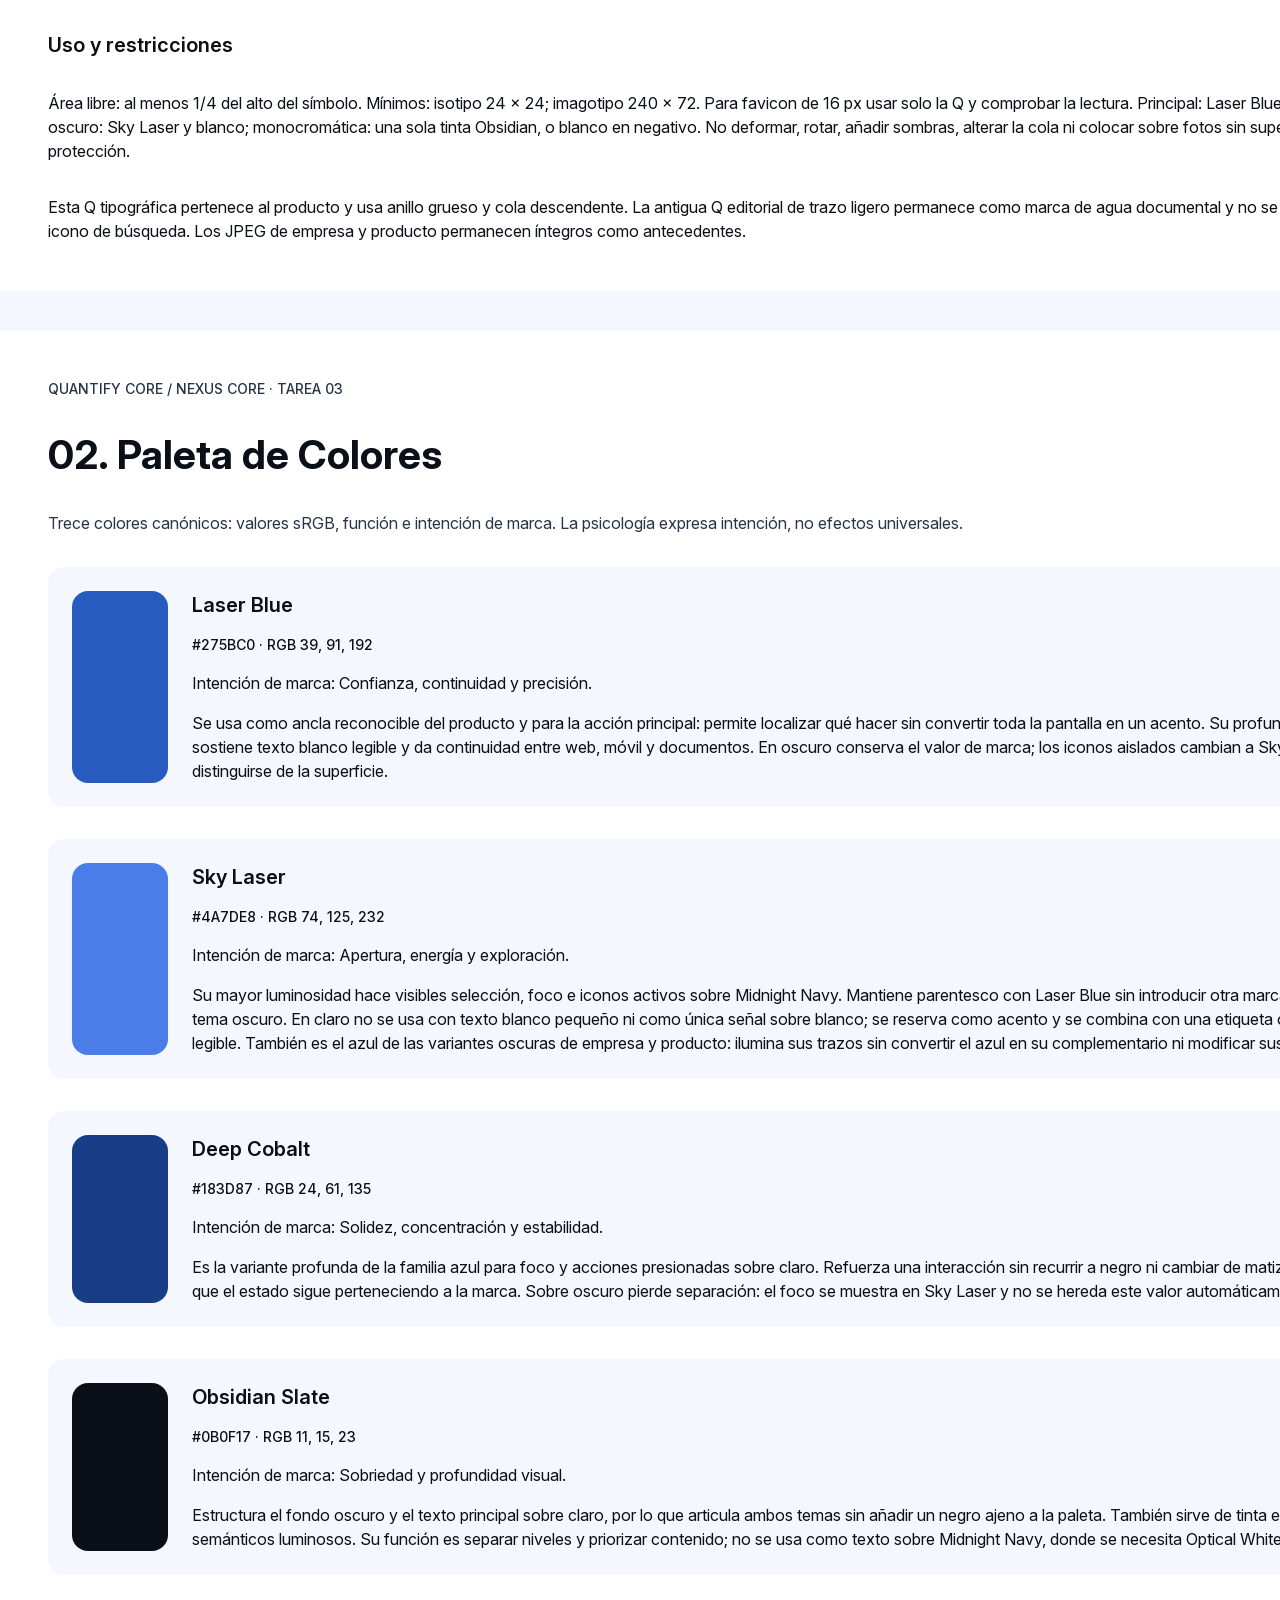
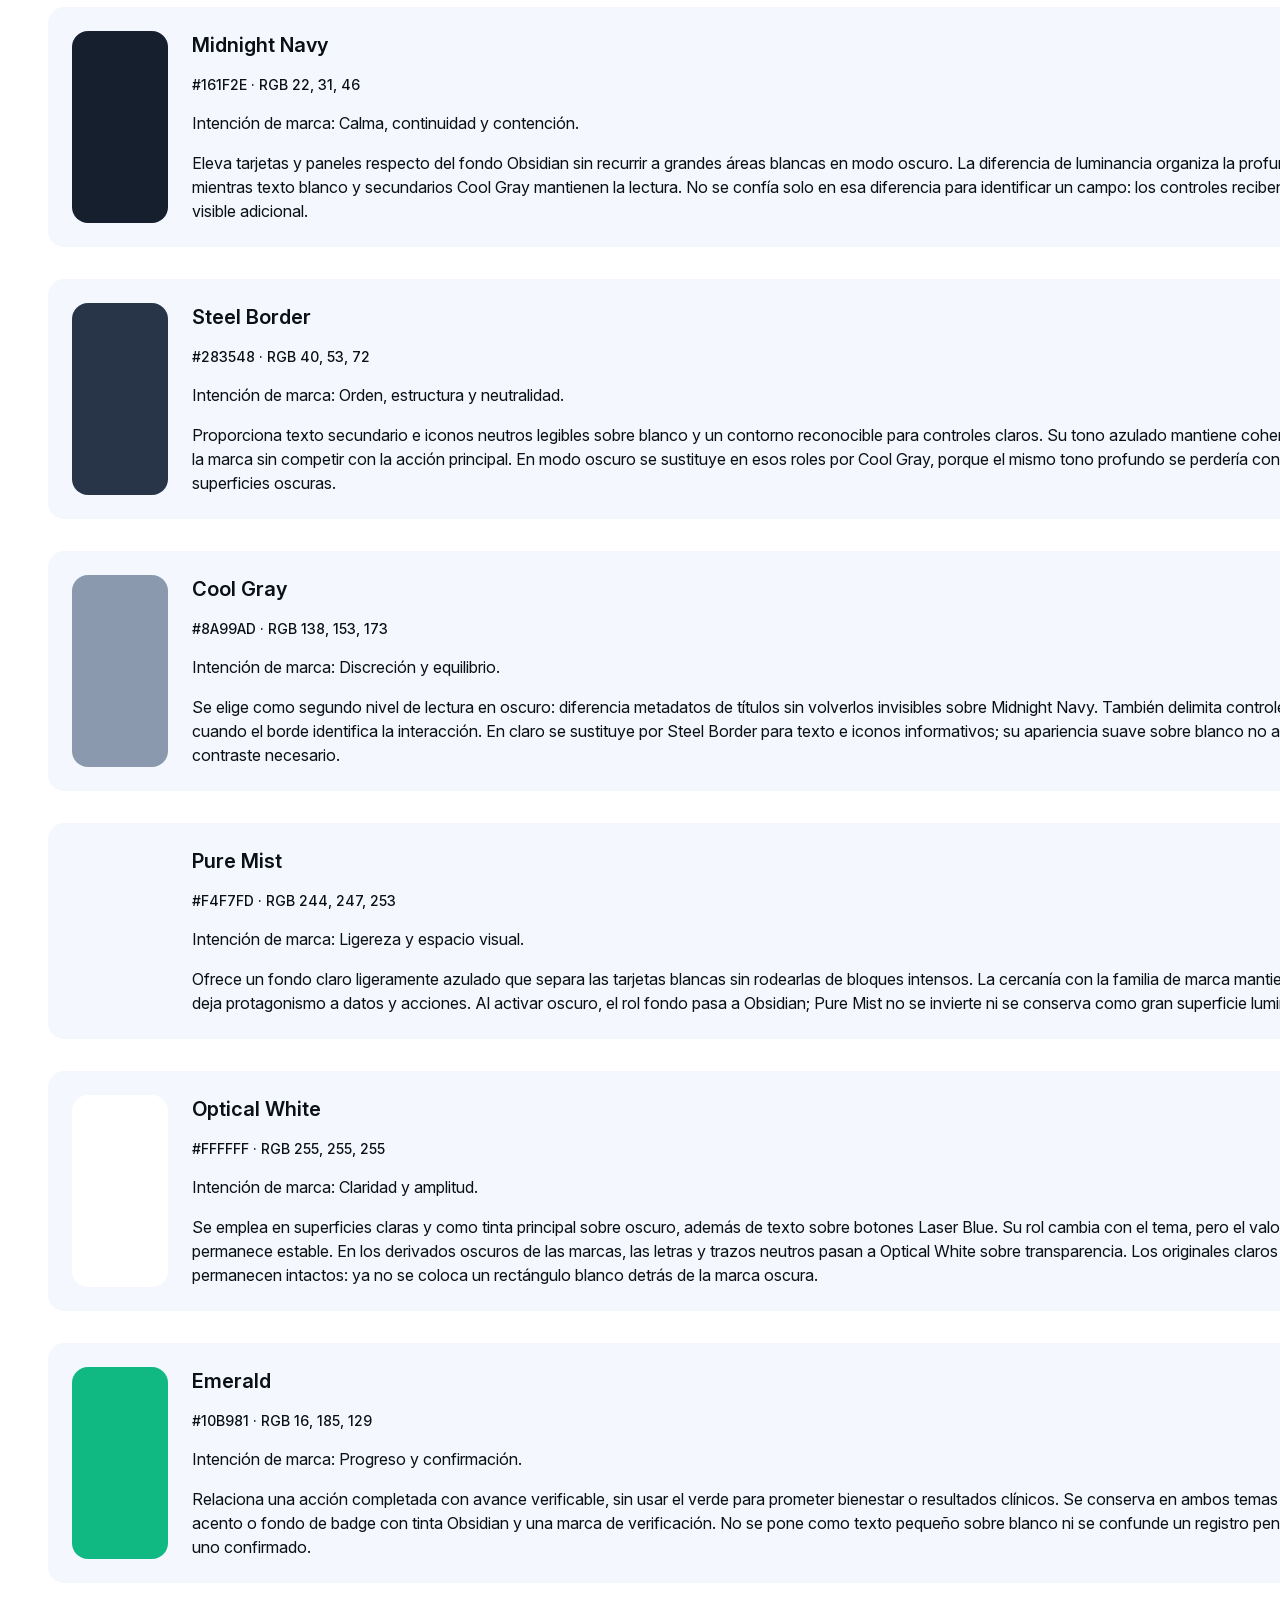
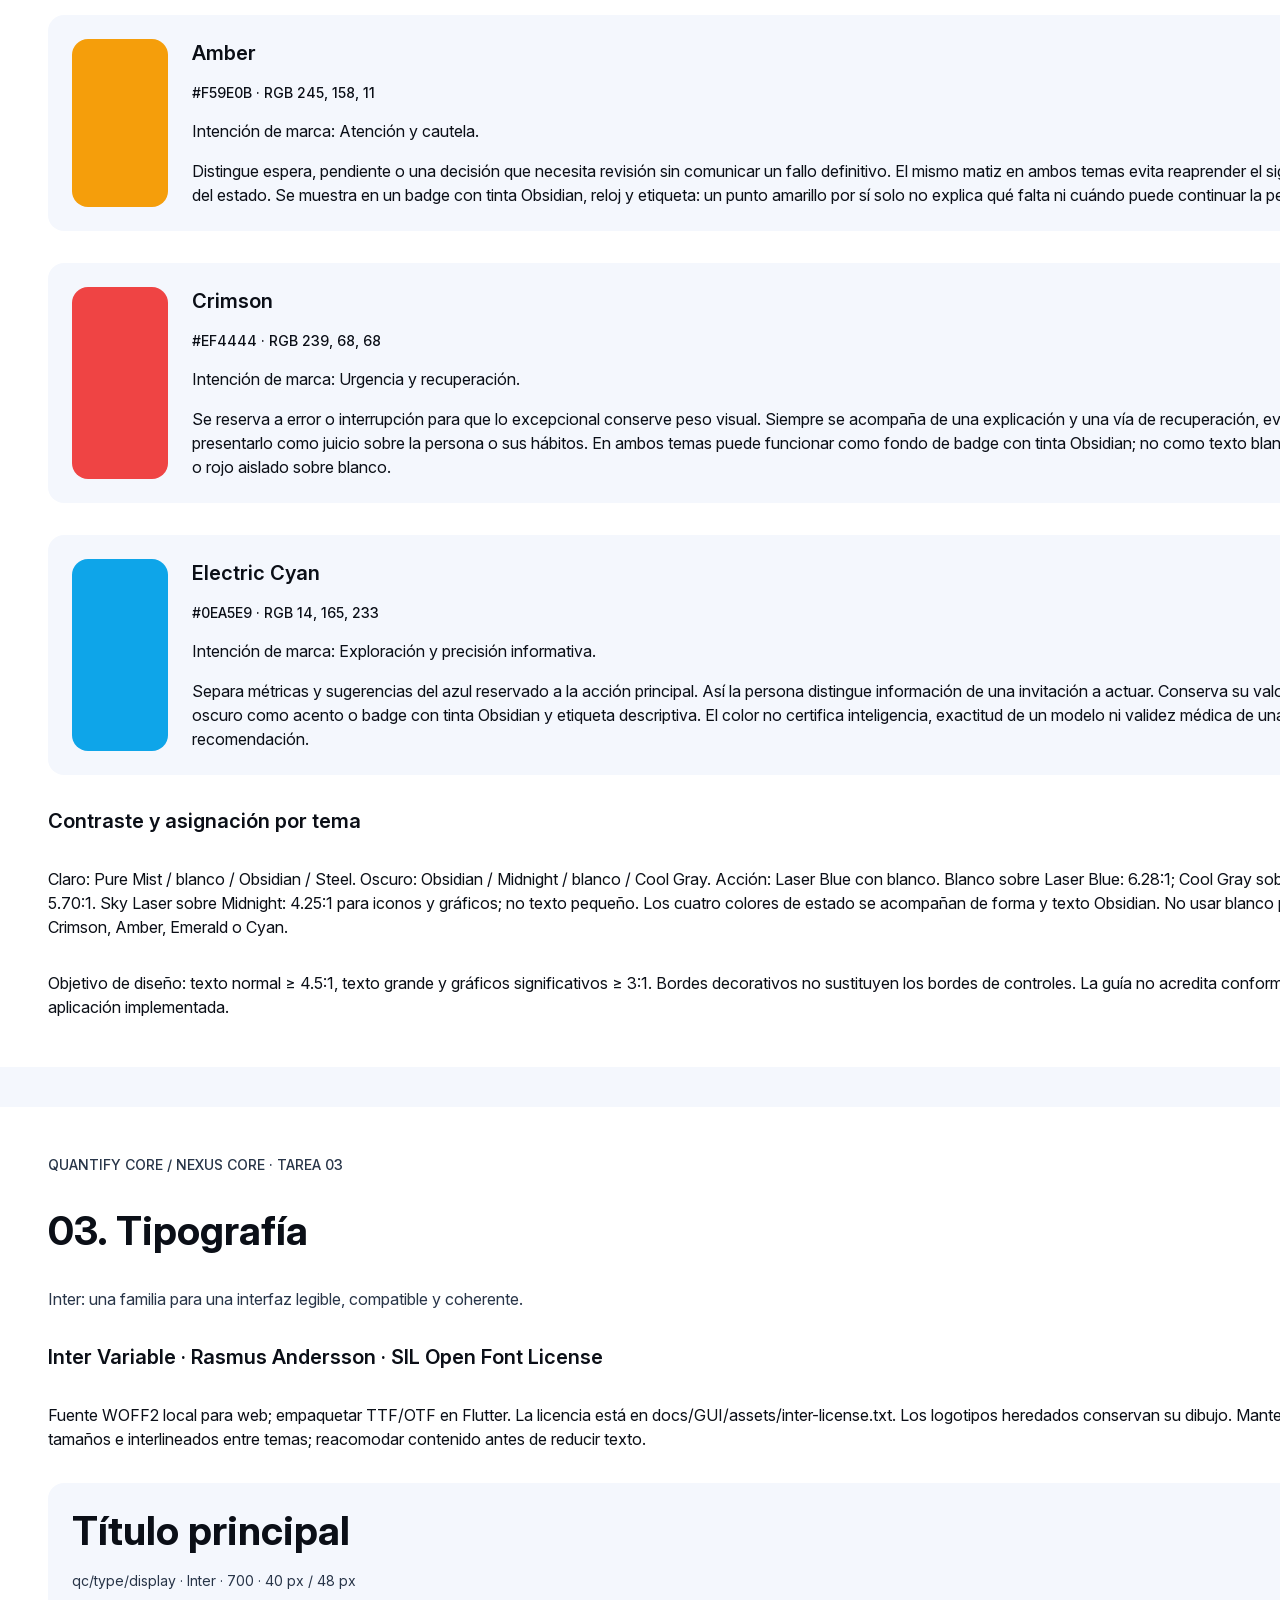
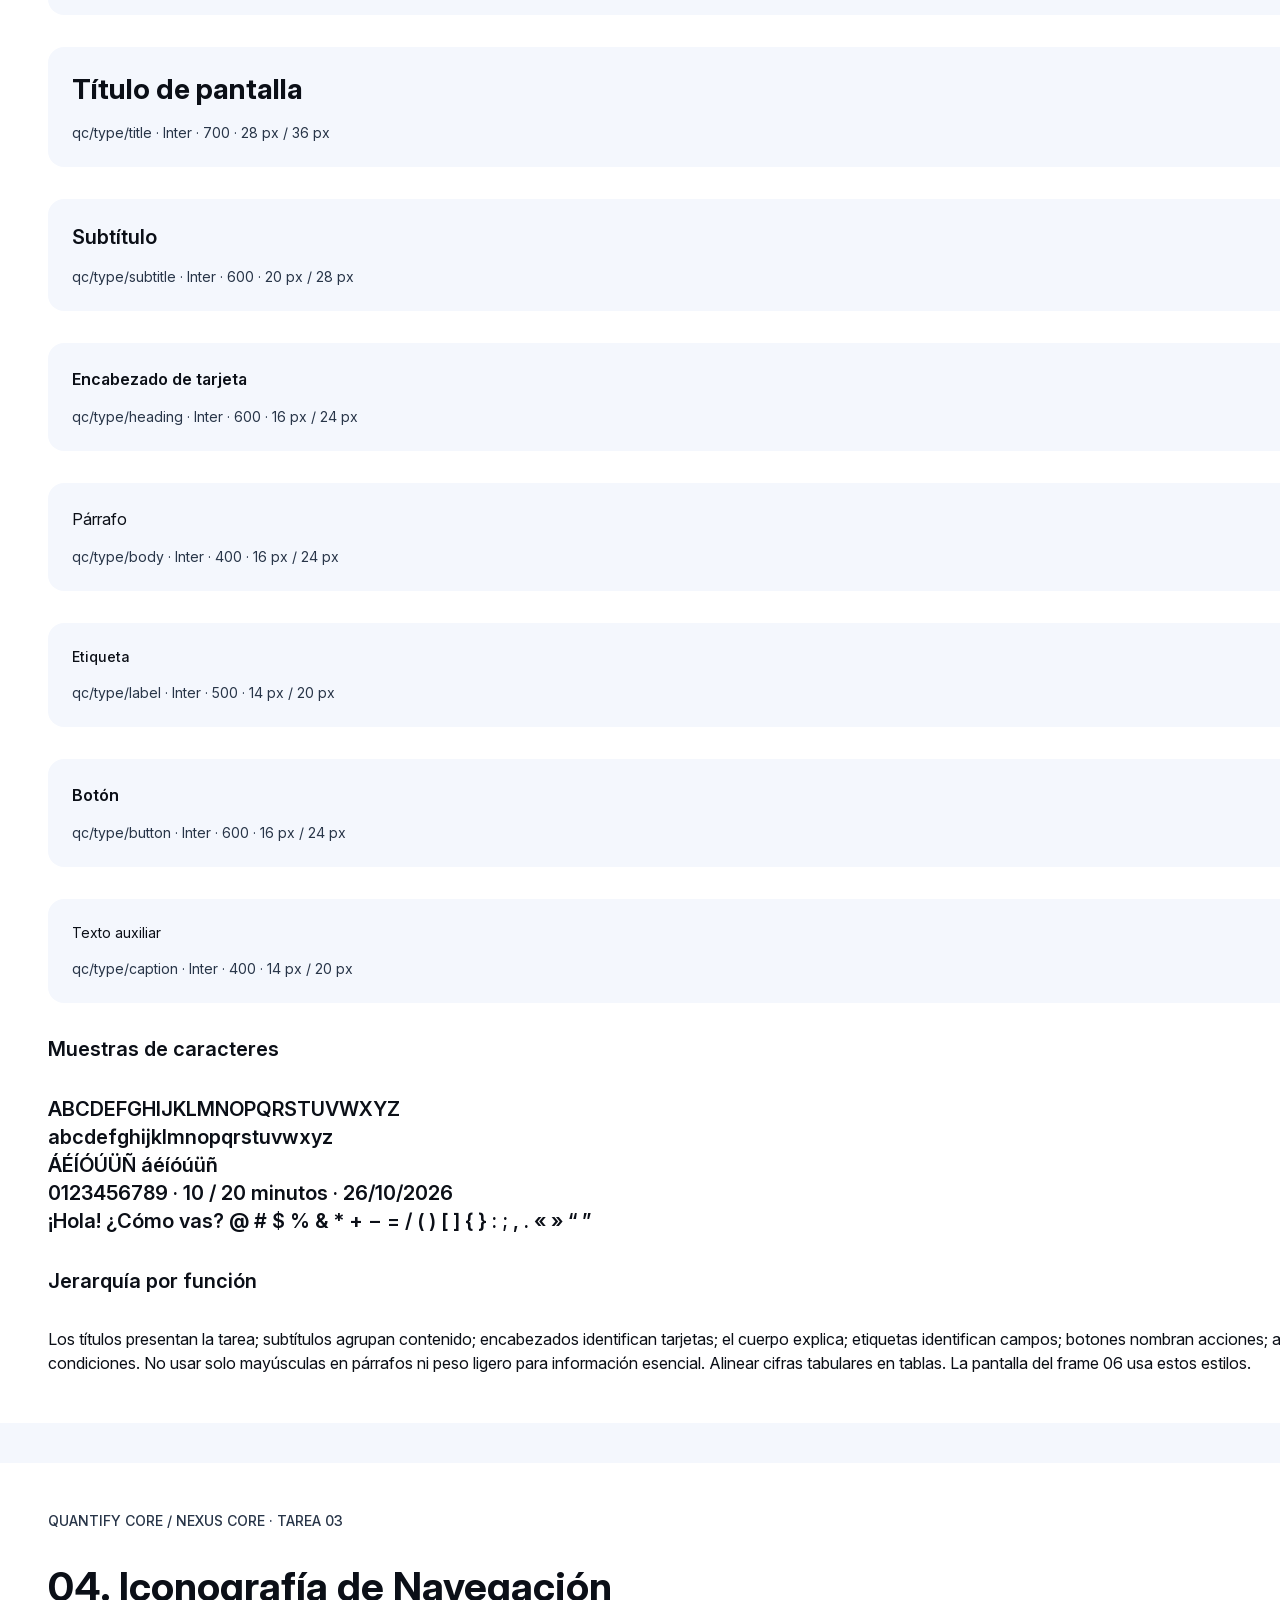
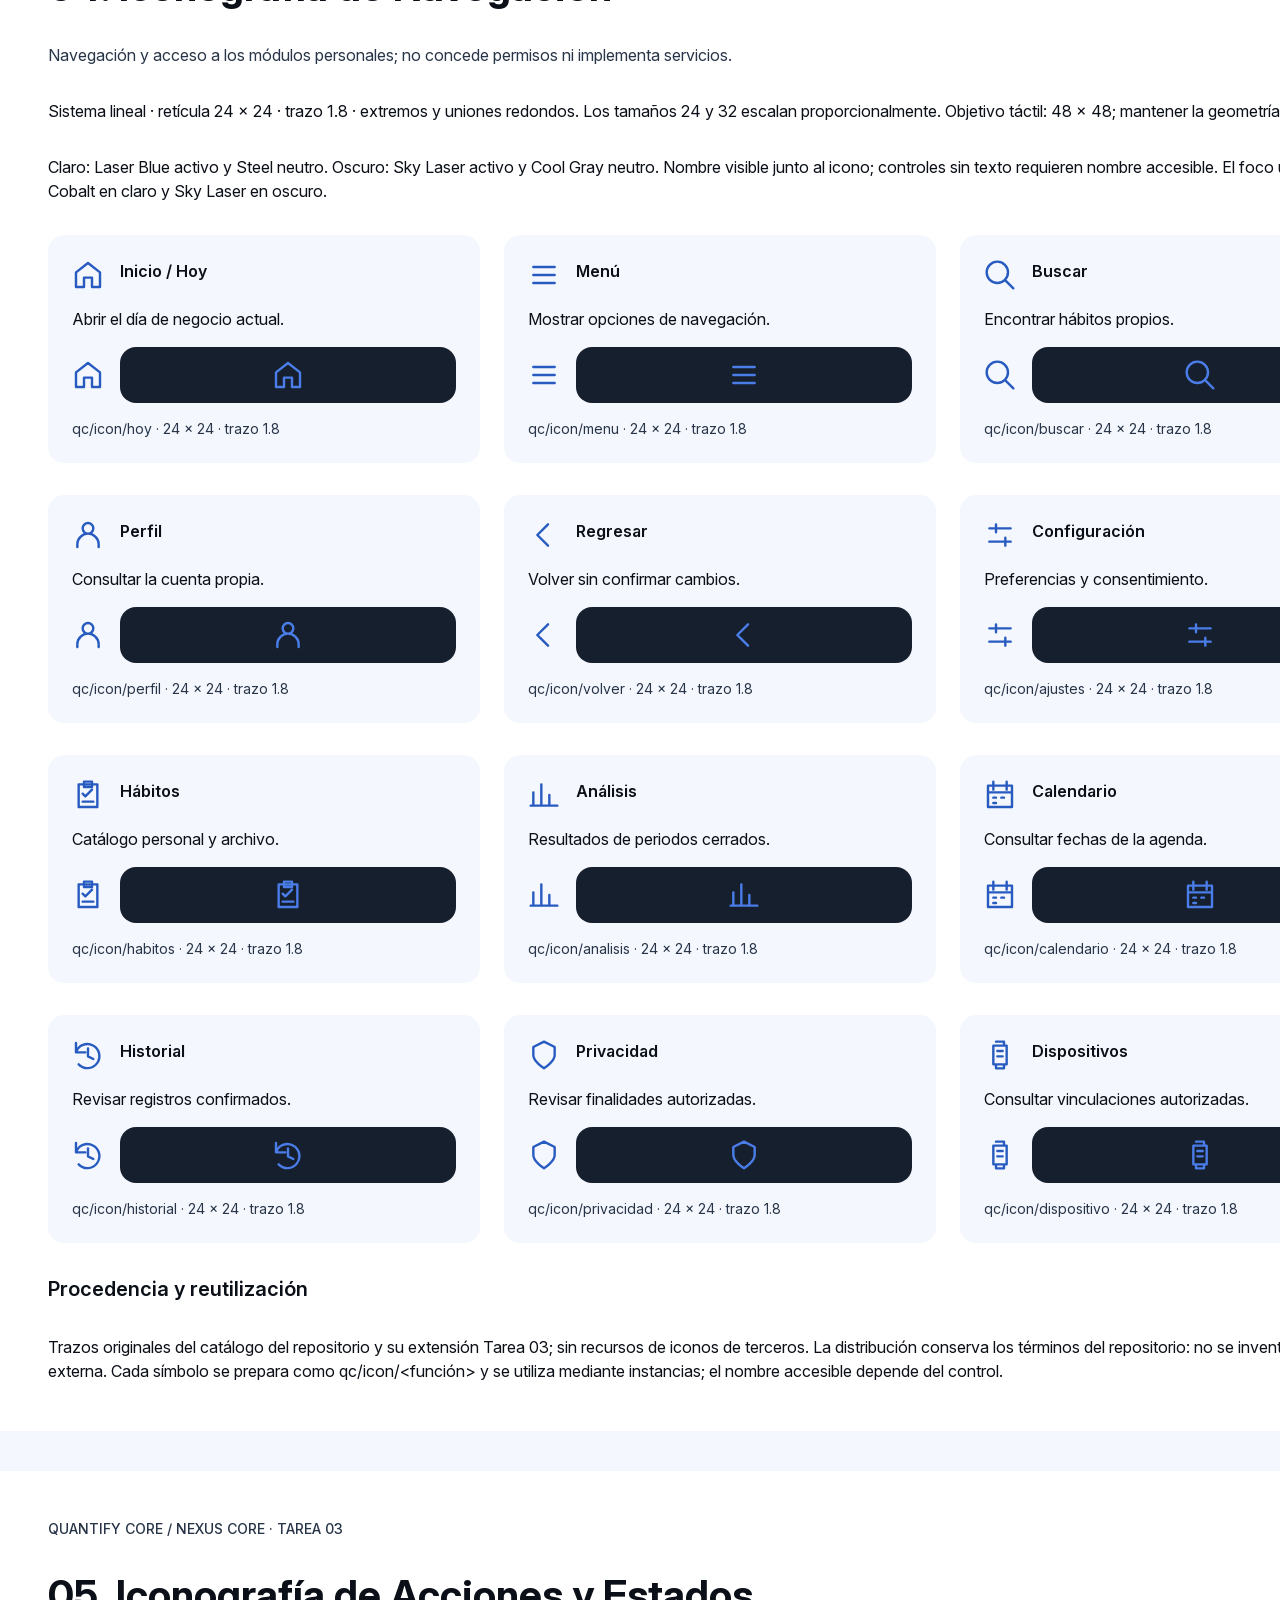
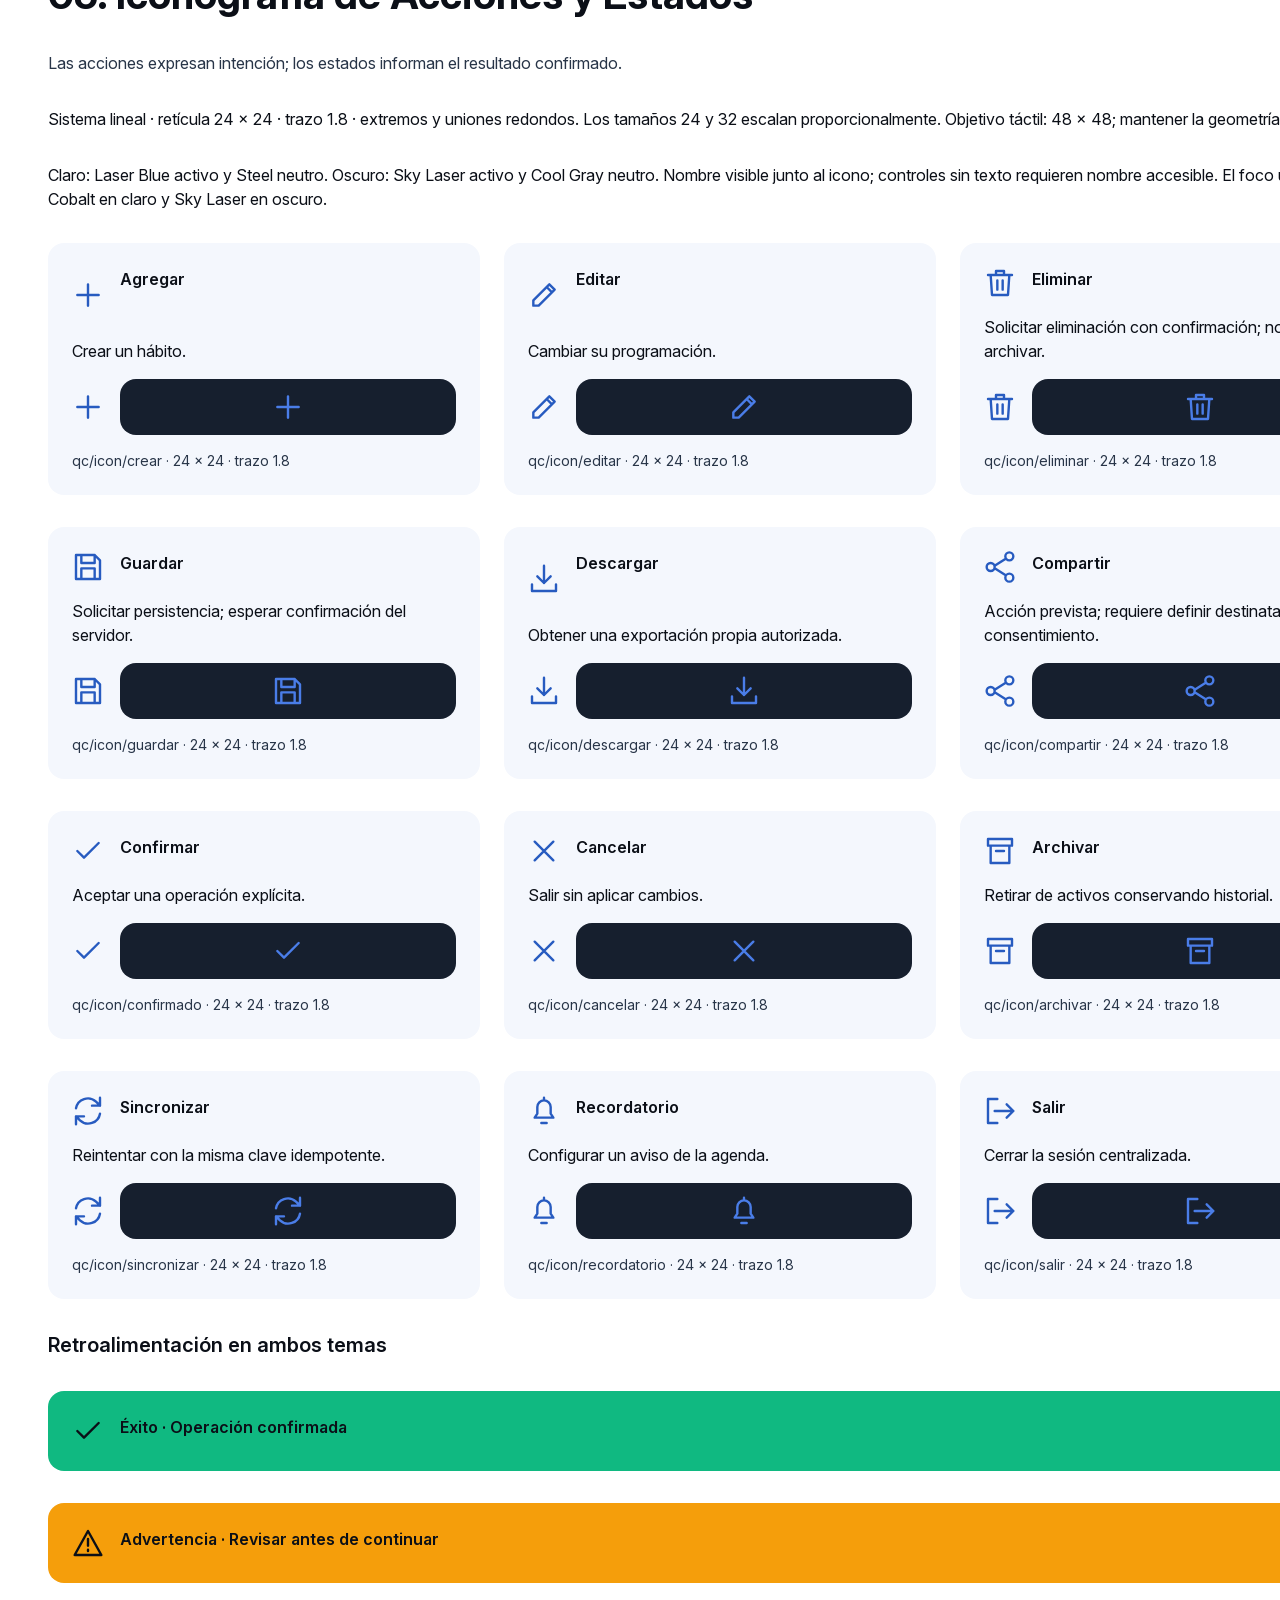
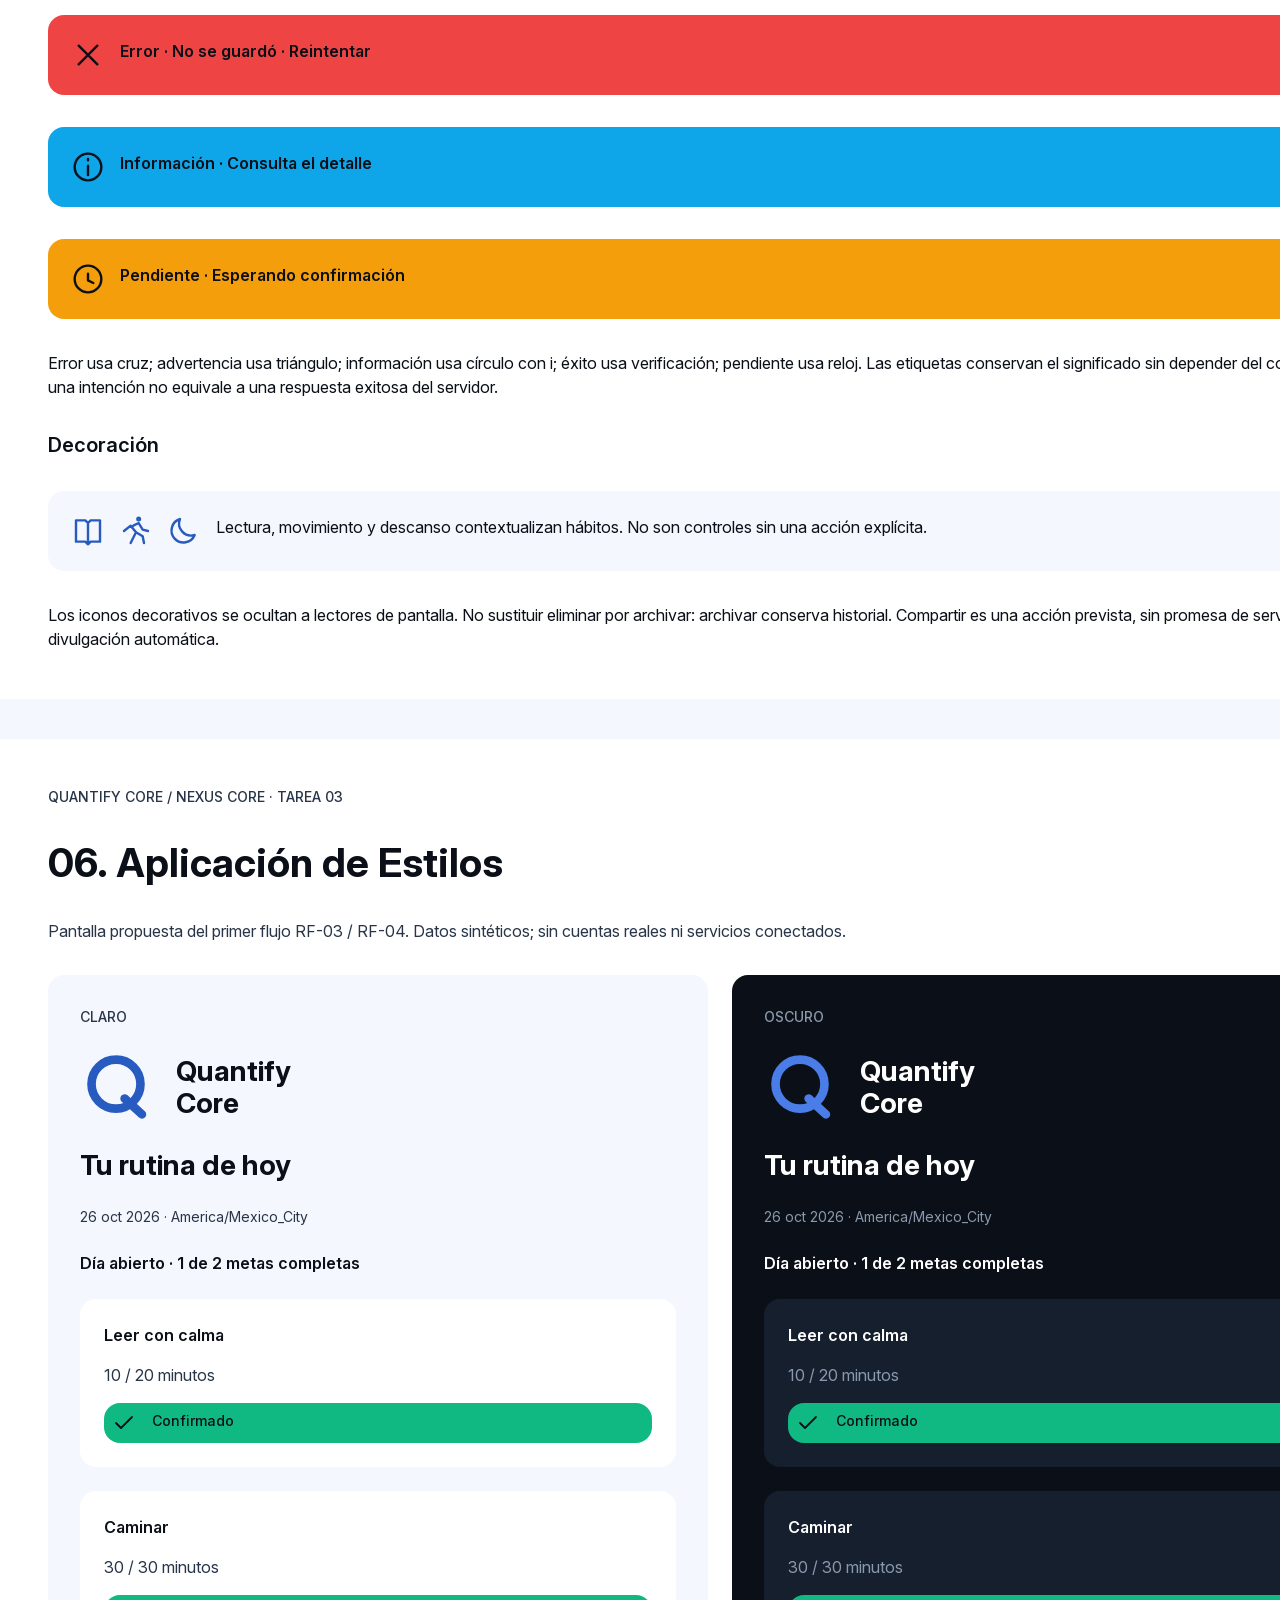
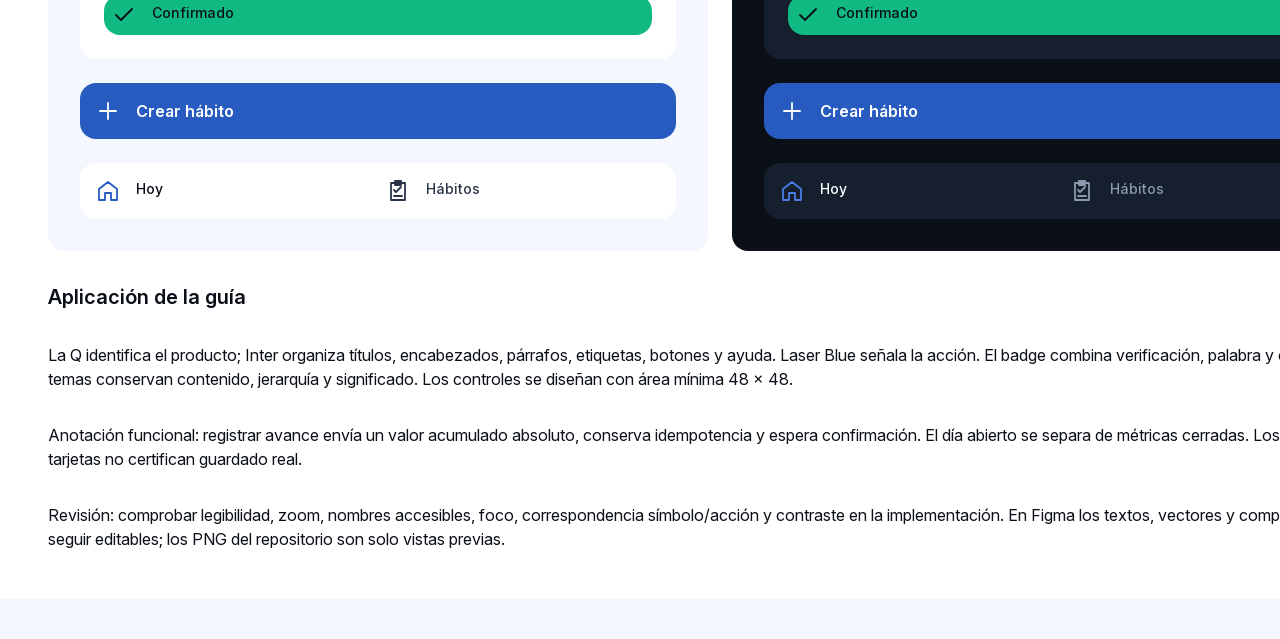
<file: docs/GUI/identidad/guia/index.html>
<!doctype html><html lang="es"><meta charset="utf-8"><meta name="viewport" content="width=device-width,initial-scale=1"><title>Guía de Estilos · Quantify Core · Tarea 03</title><style>
@font-face{font-family:Inter;src:url(../../assets/inter.woff2);font-weight:100 900}*{box-sizing:border-box}body{margin:0;background:#F4F7FD;font-family:Inter,sans-serif;color:#0B0F17}.box{display:flex;align-items:stretch;min-width:0;flex:1;border-radius:16px}.box>.box{min-width:0}.text{white-space:pre-wrap;overflow-wrap:break-word;flex:none}.box>.text{flex-shrink:0}.box[style*="flex-direction:row"]>.text{flex:1;min-width:0}svg{flex:none;align-self:center}.brand-sample{display:flex;gap:24px;align-items:center;flex:none;min-height:72px}.wordmark{font-size:28px;font-weight:700;line-height:32px}.box[data-artboard]{margin:40px auto;border-radius:0}.notice{max-width:1440px;margin:24px auto;padding:24px;font-size:16px;line-height:24px}nav a{margin-right:24px;color:inherit}.type-display{font-size:40px;line-height:48px;font-weight:700}.type-title{font-size:28px;line-height:36px;font-weight:700}.type-subtitle{font-size:20px;line-height:28px;font-weight:600}.type-heading{font-size:16px;line-height:24px;font-weight:600}.type-body{font-size:16px;line-height:24px;font-weight:400}.type-label{font-size:14px;line-height:20px;font-weight:500}.type-button{font-size:16px;line-height:24px;font-weight:600}.type-caption{font-size:14px;line-height:20px;font-weight:400}</style><div class="notice"><h1>Guía de Estilos · Tarea 03</h1><p>Vista documental de los seis frames. El archivo de Figma contiene la guía editable y los prototipos; comprobar el permiso de visualización del nuevo enlace antes de entregar.</p><nav><a href="../README.md">Documentación</a><a href="https://www.figma.com/design/L6ePtwcmyBeiC2xI1iDGM3/">Archivo del proyecto en Figma</a></nav></div><main><section class="box" style="gap:32px;padding:48px;flex-direction:column;width:1440px;flex:none;background:#FFFFFF" aria-label="01. Identidad Gráfica" data-artboard="true"><div class="text type-label" style="color:#283548">QUANTIFY CORE / NEXUS CORE · TAREA 03</div><div class="text type-display" style="color:#0B0F17">01. Identidad Gráfica</div><div class="text type-body" style="color:#283548">Una extensión de identidad para completar imagotipo e isotipo sin sobrescribir los logos heredados.</div><div class="text type-subtitle" style="color:#0B0F17">Identidad y público</div><div class="text type-body" style="color:#0B0F17">Quantify Core acompaña a personas que registran hábitos y consultan avances con evidencia. Nexus Core identifica a la empresa. La identidad comunica confianza, claridad, continuidad y autonomía; evita promesas clínicas y presión por productividad.</div><section class="box" style="gap:16px;padding:32px;flex-direction:column;background:#F4F7FD" aria-label="Aplicación / Principal a color"><div class="text type-subtitle" style="color:#0B0F17">Principal a color</div><section class="box" style="gap:32px;padding:0px;flex-direction:row" aria-label="Grupo"><div class="brand-sample"><svg width="72" height="72" viewBox="0 0 100 100" aria-hidden="true"><path d="M50 12a34 34 0 1 0 0 68 34 34 0 1 0 0-68 M62 66l24 22" fill="none" stroke="#275BC0" stroke-width="12" stroke-linecap="round" stroke-linejoin="round"/></svg><span class="wordmark" style="color:#0B0F17">Quantify<br>Core</span></div><div class="brand-sample"><svg width="72" height="72" viewBox="0 0 100 100" aria-hidden="true"><path d="M50 12a34 34 0 1 0 0 68 34 34 0 1 0 0-68 M62 66l24 22" fill="none" stroke="#275BC0" stroke-width="12" stroke-linecap="round" stroke-linejoin="round"/></svg></div></section></section><section class="box" style="gap:16px;padding:32px;flex-direction:column;background:#F4F7FD" aria-label="Aplicación / Monocromática"><div class="text type-subtitle" style="color:#0B0F17">Monocromática</div><section class="box" style="gap:32px;padding:0px;flex-direction:row" aria-label="Grupo"><div class="brand-sample"><svg width="72" height="72" viewBox="0 0 100 100" aria-hidden="true"><path d="M50 12a34 34 0 1 0 0 68 34 34 0 1 0 0-68 M62 66l24 22" fill="none" stroke="#0B0F17" stroke-width="12" stroke-linecap="round" stroke-linejoin="round"/></svg><span class="wordmark" style="color:#0B0F17">Quantify<br>Core</span></div><div class="brand-sample"><svg width="72" height="72" viewBox="0 0 100 100" aria-hidden="true"><path d="M50 12a34 34 0 1 0 0 68 34 34 0 1 0 0-68 M62 66l24 22" fill="none" stroke="#0B0F17" stroke-width="12" stroke-linecap="round" stroke-linejoin="round"/></svg></div></section></section><section class="box" style="gap:16px;padding:32px;flex-direction:column;background:#161F2E" aria-label="Aplicación / Sobre fondo oscuro"><div class="text type-subtitle" style="color:#FFFFFF">Sobre fondo oscuro</div><section class="box" style="gap:32px;padding:0px;flex-direction:row" aria-label="Grupo"><div class="brand-sample"><svg width="72" height="72" viewBox="0 0 100 100" aria-hidden="true"><path d="M50 12a34 34 0 1 0 0 68 34 34 0 1 0 0-68 M62 66l24 22" fill="none" stroke="#4A7DE8" stroke-width="12" stroke-linecap="round" stroke-linejoin="round"/></svg><span class="wordmark" style="color:#FFFFFF">Quantify<br>Core</span></div><div class="brand-sample"><svg width="72" height="72" viewBox="0 0 100 100" aria-hidden="true"><path d="M50 12a34 34 0 1 0 0 68 34 34 0 1 0 0-68 M62 66l24 22" fill="none" stroke="#4A7DE8" stroke-width="12" stroke-linecap="round" stroke-linejoin="round"/></svg></div></section></section><section class="box" style="gap:16px;padding:32px;flex-direction:column;background:#FFFFFF" aria-label="Aplicación / Sobre fondo claro"><div class="text type-subtitle" style="color:#0B0F17">Sobre fondo claro</div><section class="box" style="gap:32px;padding:0px;flex-direction:row" aria-label="Grupo"><div class="brand-sample"><svg width="72" height="72" viewBox="0 0 100 100" aria-hidden="true"><path d="M50 12a34 34 0 1 0 0 68 34 34 0 1 0 0-68 M62 66l24 22" fill="none" stroke="#275BC0" stroke-width="12" stroke-linecap="round" stroke-linejoin="round"/></svg><span class="wordmark" style="color:#0B0F17">Quantify<br>Core</span></div><div class="brand-sample"><svg width="72" height="72" viewBox="0 0 100 100" aria-hidden="true"><path d="M50 12a34 34 0 1 0 0 68 34 34 0 1 0 0-68 M62 66l24 22" fill="none" stroke="#275BC0" stroke-width="12" stroke-linecap="round" stroke-linejoin="round"/></svg></div></section></section><div class="text type-subtitle" style="color:#0B0F17">Composición y proporciones</div><div class="text type-body" style="color:#0B0F17">Isotipo Q: retícula 100 × 100, anillo de radio 34, trazo 12 y cola descendente. Imagotipo: símbolo de 72 × 72, separación de 24 y denominación Quantify Core en Inter 700. Símbolo y nombre pueden utilizarse juntos o por separado: es un imagotipo, no un isologo indivisible.</div><div class="text type-subtitle" style="color:#0B0F17">Uso y restricciones</div><div class="text type-body" style="color:#0B0F17">Área libre: al menos 1/4 del alto del símbolo. Mínimos: isotipo 24 × 24; imagotipo 240 × 72. Para favicon de 16 px usar solo la Q y comprobar la lectura. Principal: Laser Blue y Obsidian; oscuro: Sky Laser y blanco; monocromática: una sola tinta Obsidian, o blanco en negativo. No deformar, rotar, añadir sombras, alterar la cola ni colocar sobre fotos sin superficie de protección.</div><div class="text type-body" style="color:#0B0F17">Esta Q tipográfica pertenece al producto y usa anillo grueso y cola descendente. La antigua Q editorial de trazo ligero permanece como marca de agua documental y no se utiliza como icono de búsqueda. Los JPEG de empresa y producto permanecen íntegros como antecedentes.</div></section><section class="box" style="gap:32px;padding:48px;flex-direction:column;width:1440px;flex:none;background:#FFFFFF" aria-label="02. Paleta de Colores" data-artboard="true"><div class="text type-label" style="color:#283548">QUANTIFY CORE / NEXUS CORE · TAREA 03</div><div class="text type-display" style="color:#0B0F17">02. Paleta de Colores</div><div class="text type-body" style="color:#283548">Trece colores canónicos: valores sRGB, función e intención de marca. La psicología expresa intención, no efectos universales.</div><section class="box" style="gap:24px;padding:24px;flex-direction:row;background:#F4F7FD" aria-label="Color / Laser Blue"><section class="box" style="gap:16px;padding:32px;flex-direction:column;width:96px;flex:none;background:#275BC0" aria-label="Muestra"></section><section class="box" style="gap:16px;padding:0px;flex-direction:column" aria-label="Grupo"><div class="text type-subtitle" style="color:#0B0F17">Laser Blue</div><div class="text type-label" style="color:#0B0F17">#275BC0 · RGB 39, 91, 192</div><div class="text type-body" style="color:#0B0F17">Intención de marca: Confianza, continuidad y precisión.</div><div class="text type-body" style="color:#0B0F17">Se usa como ancla reconocible del producto y para la acción principal: permite localizar qué hacer sin convertir toda la pantalla en un acento. Su profundidad sostiene texto blanco legible y da continuidad entre web, móvil y documentos. En oscuro conserva el valor de marca; los iconos aislados cambian a Sky Laser para distinguirse de la superficie.</div></section></section><section class="box" style="gap:24px;padding:24px;flex-direction:row;background:#F4F7FD" aria-label="Color / Sky Laser"><section class="box" style="gap:16px;padding:32px;flex-direction:column;width:96px;flex:none;background:#4A7DE8" aria-label="Muestra"></section><section class="box" style="gap:16px;padding:0px;flex-direction:column" aria-label="Grupo"><div class="text type-subtitle" style="color:#0B0F17">Sky Laser</div><div class="text type-label" style="color:#0B0F17">#4A7DE8 · RGB 74, 125, 232</div><div class="text type-body" style="color:#0B0F17">Intención de marca: Apertura, energía y exploración.</div><div class="text type-body" style="color:#0B0F17">Su mayor luminosidad hace visibles selección, foco e iconos activos sobre Midnight Navy. Mantiene parentesco con Laser Blue sin introducir otra marca para el tema oscuro. En claro no se usa con texto blanco pequeño ni como única señal sobre blanco; se reserva como acento y se combina con una etiqueta o contorno legible. También es el azul de las variantes oscuras de empresa y producto: ilumina sus trazos sin convertir el azul en su complementario ni modificar sus formas.</div></section></section><section class="box" style="gap:24px;padding:24px;flex-direction:row;background:#F4F7FD" aria-label="Color / Deep Cobalt"><section class="box" style="gap:16px;padding:32px;flex-direction:column;width:96px;flex:none;background:#183D87" aria-label="Muestra"></section><section class="box" style="gap:16px;padding:0px;flex-direction:column" aria-label="Grupo"><div class="text type-subtitle" style="color:#0B0F17">Deep Cobalt</div><div class="text type-label" style="color:#0B0F17">#183D87 · RGB 24, 61, 135</div><div class="text type-body" style="color:#0B0F17">Intención de marca: Solidez, concentración y estabilidad.</div><div class="text type-body" style="color:#0B0F17">Es la variante profunda de la familia azul para foco y acciones presionadas sobre claro. Refuerza una interacción sin recurrir a negro ni cambiar de matiz, de modo que el estado sigue perteneciendo a la marca. Sobre oscuro pierde separación: el foco se muestra en Sky Laser y no se hereda este valor automáticamente.</div></section></section><section class="box" style="gap:24px;padding:24px;flex-direction:row;background:#F4F7FD" aria-label="Color / Obsidian Slate"><section class="box" style="gap:16px;padding:32px;flex-direction:column;width:96px;flex:none;background:#0B0F17" aria-label="Muestra"></section><section class="box" style="gap:16px;padding:0px;flex-direction:column" aria-label="Grupo"><div class="text type-subtitle" style="color:#0B0F17">Obsidian Slate</div><div class="text type-label" style="color:#0B0F17">#0B0F17 · RGB 11, 15, 23</div><div class="text type-body" style="color:#0B0F17">Intención de marca: Sobriedad y profundidad visual.</div><div class="text type-body" style="color:#0B0F17">Estructura el fondo oscuro y el texto principal sobre claro, por lo que articula ambos temas sin añadir un negro ajeno a la paleta. También sirve de tinta en badges semánticos luminosos. Su función es separar niveles y priorizar contenido; no se usa como texto sobre Midnight Navy, donde se necesita Optical White.</div></section></section><section class="box" style="gap:24px;padding:24px;flex-direction:row;background:#F4F7FD" aria-label="Color / Midnight Navy"><section class="box" style="gap:16px;padding:32px;flex-direction:column;width:96px;flex:none;background:#161F2E" aria-label="Muestra"></section><section class="box" style="gap:16px;padding:0px;flex-direction:column" aria-label="Grupo"><div class="text type-subtitle" style="color:#0B0F17">Midnight Navy</div><div class="text type-label" style="color:#0B0F17">#161F2E · RGB 22, 31, 46</div><div class="text type-body" style="color:#0B0F17">Intención de marca: Calma, continuidad y contención.</div><div class="text type-body" style="color:#0B0F17">Eleva tarjetas y paneles respecto del fondo Obsidian sin recurrir a grandes áreas blancas en modo oscuro. La diferencia de luminancia organiza la profundidad, mientras texto blanco y secundarios Cool Gray mantienen la lectura. No se confía solo en esa diferencia para identificar un campo: los controles reciben un borde visible adicional.</div></section></section><section class="box" style="gap:24px;padding:24px;flex-direction:row;background:#F4F7FD" aria-label="Color / Steel Border"><section class="box" style="gap:16px;padding:32px;flex-direction:column;width:96px;flex:none;background:#283548" aria-label="Muestra"></section><section class="box" style="gap:16px;padding:0px;flex-direction:column" aria-label="Grupo"><div class="text type-subtitle" style="color:#0B0F17">Steel Border</div><div class="text type-label" style="color:#0B0F17">#283548 · RGB 40, 53, 72</div><div class="text type-body" style="color:#0B0F17">Intención de marca: Orden, estructura y neutralidad.</div><div class="text type-body" style="color:#0B0F17">Proporciona texto secundario e iconos neutros legibles sobre blanco y un contorno reconocible para controles claros. Su tono azulado mantiene coherencia con la marca sin competir con la acción principal. En modo oscuro se sustituye en esos roles por Cool Gray, porque el mismo tono profundo se perdería contra las superficies oscuras.</div></section></section><section class="box" style="gap:24px;padding:24px;flex-direction:row;background:#F4F7FD" aria-label="Color / Cool Gray"><section class="box" style="gap:16px;padding:32px;flex-direction:column;width:96px;flex:none;background:#8A99AD" aria-label="Muestra"></section><section class="box" style="gap:16px;padding:0px;flex-direction:column" aria-label="Grupo"><div class="text type-subtitle" style="color:#0B0F17">Cool Gray</div><div class="text type-label" style="color:#0B0F17">#8A99AD · RGB 138, 153, 173</div><div class="text type-body" style="color:#0B0F17">Intención de marca: Discreción y equilibrio.</div><div class="text type-body" style="color:#0B0F17">Se elige como segundo nivel de lectura en oscuro: diferencia metadatos de títulos sin volverlos invisibles sobre Midnight Navy. También delimita controles oscuros cuando el borde identifica la interacción. En claro se sustituye por Steel Border para texto e iconos informativos; su apariencia suave sobre blanco no aporta el contraste necesario.</div></section></section><section class="box" style="gap:24px;padding:24px;flex-direction:row;background:#F4F7FD" aria-label="Color / Pure Mist"><section class="box" style="gap:16px;padding:32px;flex-direction:column;width:96px;flex:none;background:#F4F7FD" aria-label="Muestra"></section><section class="box" style="gap:16px;padding:0px;flex-direction:column" aria-label="Grupo"><div class="text type-subtitle" style="color:#0B0F17">Pure Mist</div><div class="text type-label" style="color:#0B0F17">#F4F7FD · RGB 244, 247, 253</div><div class="text type-body" style="color:#0B0F17">Intención de marca: Ligereza y espacio visual.</div><div class="text type-body" style="color:#0B0F17">Ofrece un fondo claro ligeramente azulado que separa las tarjetas blancas sin rodearlas de bloques intensos. La cercanía con la familia de marca mantiene unidad y deja protagonismo a datos y acciones. Al activar oscuro, el rol fondo pasa a Obsidian; Pure Mist no se invierte ni se conserva como gran superficie luminosa.</div></section></section><section class="box" style="gap:24px;padding:24px;flex-direction:row;background:#F4F7FD" aria-label="Color / Optical White"><section class="box" style="gap:16px;padding:32px;flex-direction:column;width:96px;flex:none;background:#FFFFFF" aria-label="Muestra"></section><section class="box" style="gap:16px;padding:0px;flex-direction:column" aria-label="Grupo"><div class="text type-subtitle" style="color:#0B0F17">Optical White</div><div class="text type-label" style="color:#0B0F17">#FFFFFF · RGB 255, 255, 255</div><div class="text type-body" style="color:#0B0F17">Intención de marca: Claridad y amplitud.</div><div class="text type-body" style="color:#0B0F17">Se emplea en superficies claras y como tinta principal sobre oscuro, además de texto sobre botones Laser Blue. Su rol cambia con el tema, pero el valor permanece estable. En los derivados oscuros de las marcas, las letras y trazos neutros pasan a Optical White sobre transparencia. Los originales claros permanecen intactos: ya no se coloca un rectángulo blanco detrás de la marca oscura.</div></section></section><section class="box" style="gap:24px;padding:24px;flex-direction:row;background:#F4F7FD" aria-label="Color / Emerald"><section class="box" style="gap:16px;padding:32px;flex-direction:column;width:96px;flex:none;background:#10B981" aria-label="Muestra"></section><section class="box" style="gap:16px;padding:0px;flex-direction:column" aria-label="Grupo"><div class="text type-subtitle" style="color:#0B0F17">Emerald</div><div class="text type-label" style="color:#0B0F17">#10B981 · RGB 16, 185, 129</div><div class="text type-body" style="color:#0B0F17">Intención de marca: Progreso y confirmación.</div><div class="text type-body" style="color:#0B0F17">Relaciona una acción completada con avance verificable, sin usar el verde para prometer bienestar o resultados clínicos. Se conserva en ambos temas como acento o fondo de badge con tinta Obsidian y una marca de verificación. No se pone como texto pequeño sobre blanco ni se confunde un registro pendiente con uno confirmado.</div></section></section><section class="box" style="gap:24px;padding:24px;flex-direction:row;background:#F4F7FD" aria-label="Color / Amber"><section class="box" style="gap:16px;padding:32px;flex-direction:column;width:96px;flex:none;background:#F59E0B" aria-label="Muestra"></section><section class="box" style="gap:16px;padding:0px;flex-direction:column" aria-label="Grupo"><div class="text type-subtitle" style="color:#0B0F17">Amber</div><div class="text type-label" style="color:#0B0F17">#F59E0B · RGB 245, 158, 11</div><div class="text type-body" style="color:#0B0F17">Intención de marca: Atención y cautela.</div><div class="text type-body" style="color:#0B0F17">Distingue espera, pendiente o una decisión que necesita revisión sin comunicar un fallo definitivo. El mismo matiz en ambos temas evita reaprender el significado del estado. Se muestra en un badge con tinta Obsidian, reloj y etiqueta: un punto amarillo por sí solo no explica qué falta ni cuándo puede continuar la persona.</div></section></section><section class="box" style="gap:24px;padding:24px;flex-direction:row;background:#F4F7FD" aria-label="Color / Crimson"><section class="box" style="gap:16px;padding:32px;flex-direction:column;width:96px;flex:none;background:#EF4444" aria-label="Muestra"></section><section class="box" style="gap:16px;padding:0px;flex-direction:column" aria-label="Grupo"><div class="text type-subtitle" style="color:#0B0F17">Crimson</div><div class="text type-label" style="color:#0B0F17">#EF4444 · RGB 239, 68, 68</div><div class="text type-body" style="color:#0B0F17">Intención de marca: Urgencia y recuperación.</div><div class="text type-body" style="color:#0B0F17">Se reserva a error o interrupción para que lo excepcional conserve peso visual. Siempre se acompaña de una explicación y una vía de recuperación, evitando presentarlo como juicio sobre la persona o sus hábitos. En ambos temas puede funcionar como fondo de badge con tinta Obsidian; no como texto blanco pequeño o rojo aislado sobre blanco.</div></section></section><section class="box" style="gap:24px;padding:24px;flex-direction:row;background:#F4F7FD" aria-label="Color / Electric Cyan"><section class="box" style="gap:16px;padding:32px;flex-direction:column;width:96px;flex:none;background:#0EA5E9" aria-label="Muestra"></section><section class="box" style="gap:16px;padding:0px;flex-direction:column" aria-label="Grupo"><div class="text type-subtitle" style="color:#0B0F17">Electric Cyan</div><div class="text type-label" style="color:#0B0F17">#0EA5E9 · RGB 14, 165, 233</div><div class="text type-body" style="color:#0B0F17">Intención de marca: Exploración y precisión informativa.</div><div class="text type-body" style="color:#0B0F17">Separa métricas y sugerencias del azul reservado a la acción principal. Así la persona distingue información de una invitación a actuar. Conserva su valor en claro y oscuro como acento o badge con tinta Obsidian y etiqueta descriptiva. El color no certifica inteligencia, exactitud de un modelo ni validez médica de una recomendación.</div></section></section><div class="text type-subtitle" style="color:#0B0F17">Contraste y asignación por tema</div><div class="text type-body" style="color:#0B0F17">Claro: Pure Mist / blanco / Obsidian / Steel. Oscuro: Obsidian / Midnight / blanco / Cool Gray. Acción: Laser Blue con blanco. Blanco sobre Laser Blue: 6.28:1; Cool Gray sobre Midnight: 5.70:1. Sky Laser sobre Midnight: 4.25:1 para iconos y gráficos; no texto pequeño. Los cuatro colores de estado se acompañan de forma y texto Obsidian. No usar blanco pequeño sobre Crimson, Amber, Emerald o Cyan.</div><div class="text type-body" style="color:#0B0F17">Objetivo de diseño: texto normal ≥ 4.5:1, texto grande y gráficos significativos ≥ 3:1. Bordes decorativos no sustituyen los bordes de controles. La guía no acredita conformidad de una aplicación implementada.</div></section><section class="box" style="gap:32px;padding:48px;flex-direction:column;width:1440px;flex:none;background:#FFFFFF" aria-label="03. Tipografía" data-artboard="true"><div class="text type-label" style="color:#283548">QUANTIFY CORE / NEXUS CORE · TAREA 03</div><div class="text type-display" style="color:#0B0F17">03. Tipografía</div><div class="text type-body" style="color:#283548">Inter: una familia para una interfaz legible, compatible y coherente.</div><div class="text type-subtitle" style="color:#0B0F17">Inter Variable · Rasmus Andersson · SIL Open Font License</div><div class="text type-body" style="color:#0B0F17">Fuente WOFF2 local para web; empaquetar TTF/OTF en Flutter. La licencia está en docs/GUI/assets/inter-license.txt. Los logotipos heredados conservan su dibujo. Mantener pesos, tamaños e interlineados entre temas; reacomodar contenido antes de reducir texto.</div><section class="box" style="gap:16px;padding:24px;flex-direction:column;background:#F4F7FD" aria-label="Tipo / display"><div class="text type-display" style="color:#0B0F17">Título principal</div><div class="text type-caption" style="color:#283548">qc/type/display · Inter · 700 · 40 px / 48 px</div></section><section class="box" style="gap:16px;padding:24px;flex-direction:column;background:#F4F7FD" aria-label="Tipo / title"><div class="text type-title" style="color:#0B0F17">Título de pantalla</div><div class="text type-caption" style="color:#283548">qc/type/title · Inter · 700 · 28 px / 36 px</div></section><section class="box" style="gap:16px;padding:24px;flex-direction:column;background:#F4F7FD" aria-label="Tipo / subtitle"><div class="text type-subtitle" style="color:#0B0F17">Subtítulo</div><div class="text type-caption" style="color:#283548">qc/type/subtitle · Inter · 600 · 20 px / 28 px</div></section><section class="box" style="gap:16px;padding:24px;flex-direction:column;background:#F4F7FD" aria-label="Tipo / heading"><div class="text type-heading" style="color:#0B0F17">Encabezado de tarjeta</div><div class="text type-caption" style="color:#283548">qc/type/heading · Inter · 600 · 16 px / 24 px</div></section><section class="box" style="gap:16px;padding:24px;flex-direction:column;background:#F4F7FD" aria-label="Tipo / body"><div class="text type-body" style="color:#0B0F17">Párrafo</div><div class="text type-caption" style="color:#283548">qc/type/body · Inter · 400 · 16 px / 24 px</div></section><section class="box" style="gap:16px;padding:24px;flex-direction:column;background:#F4F7FD" aria-label="Tipo / label"><div class="text type-label" style="color:#0B0F17">Etiqueta</div><div class="text type-caption" style="color:#283548">qc/type/label · Inter · 500 · 14 px / 20 px</div></section><section class="box" style="gap:16px;padding:24px;flex-direction:column;background:#F4F7FD" aria-label="Tipo / button"><div class="text type-button" style="color:#0B0F17">Botón</div><div class="text type-caption" style="color:#283548">qc/type/button · Inter · 600 · 16 px / 24 px</div></section><section class="box" style="gap:16px;padding:24px;flex-direction:column;background:#F4F7FD" aria-label="Tipo / caption"><div class="text type-caption" style="color:#0B0F17">Texto auxiliar</div><div class="text type-caption" style="color:#283548">qc/type/caption · Inter · 400 · 14 px / 20 px</div></section><div class="text type-subtitle" style="color:#0B0F17">Muestras de caracteres</div><div class="text type-subtitle" style="color:#0B0F17">ABCDEFGHIJKLMNOPQRSTUVWXYZ
abcdefghijklmnopqrstuvwxyz
ÁÉÍÓÚÜÑ áéíóúüñ
0123456789 · 10 / 20 minutos · 26/10/2026
¡Hola! ¿Cómo vas? @ # $ % &amp; * + − = / ( ) [ ] { } : ; , . « » “ ”</div><div class="text type-subtitle" style="color:#0B0F17">Jerarquía por función</div><div class="text type-body" style="color:#0B0F17">Los títulos presentan la tarea; subtítulos agrupan contenido; encabezados identifican tarjetas; el cuerpo explica; etiquetas identifican campos; botones nombran acciones; ayuda explica condiciones. No usar solo mayúsculas en párrafos ni peso ligero para información esencial. Alinear cifras tabulares en tablas. La pantalla del frame 06 usa estos estilos.</div></section><section class="box" style="gap:32px;padding:48px;flex-direction:column;width:1440px;flex:none;background:#FFFFFF" aria-label="04. Iconografía de Navegación" data-artboard="true"><div class="text type-label" style="color:#283548">QUANTIFY CORE / NEXUS CORE · TAREA 03</div><div class="text type-display" style="color:#0B0F17">04. Iconografía de Navegación</div><div class="text type-body" style="color:#283548">Navegación y acceso a los módulos personales; no concede permisos ni implementa servicios.</div><div class="text type-body" style="color:#0B0F17">Sistema lineal · retícula 24 × 24 · trazo 1.8 · extremos y uniones redondos. Los tamaños 24 y 32 escalan proporcionalmente. Objetivo táctil: 48 × 48; mantener la geometría sin deformar.</div><div class="text type-body" style="color:#0B0F17">Claro: Laser Blue activo y Steel neutro. Oscuro: Sky Laser activo y Cool Gray neutro. Nombre visible junto al icono; controles sin texto requieren nombre accesible. El foco usa Deep Cobalt en claro y Sky Laser en oscuro.</div><section class="box" style="gap:24px;padding:0px;flex-direction:row" aria-label="Grupo"><section class="box" style="gap:16px;padding:24px;flex-direction:column;width:432px;flex:none;background:#F4F7FD" aria-label="Icono / Inicio / Hoy"><section class="box" style="gap:16px;padding:0px;flex-direction:row" aria-label="Grupo"><svg width="32" height="32" viewBox="0 0 24 24" aria-hidden="true"><path d="M3 10L12 3l9 7v11h-6v-7H9v7H3Z" fill="none" stroke="#275BC0" stroke-width="1.8" stroke-linecap="round" stroke-linejoin="round"/></svg><div class="text type-heading" style="color:#0B0F17">Inicio / Hoy</div></section><div class="text type-body" style="color:#0B0F17">Abrir el día de negocio actual.</div><section class="box" style="gap:16px;padding:0px;flex-direction:row" aria-label="Grupo"><svg width="32" height="32" viewBox="0 0 24 24" aria-hidden="true"><path d="M3 10L12 3l9 7v11h-6v-7H9v7H3Z" fill="none" stroke="#275BC0" stroke-width="1.8" stroke-linecap="round" stroke-linejoin="round"/></svg><section class="box" style="gap:16px;padding:12px;flex-direction:column;background:#161F2E" aria-label="Grupo"><svg width="32" height="32" viewBox="0 0 24 24" aria-hidden="true"><path d="M3 10L12 3l9 7v11h-6v-7H9v7H3Z" fill="none" stroke="#4A7DE8" stroke-width="1.8" stroke-linecap="round" stroke-linejoin="round"/></svg></section></section><div class="text type-caption" style="color:#283548">qc/icon/hoy · 24 × 24 · trazo 1.8</div></section><section class="box" style="gap:16px;padding:24px;flex-direction:column;width:432px;flex:none;background:#F4F7FD" aria-label="Icono / Menú"><section class="box" style="gap:16px;padding:0px;flex-direction:row" aria-label="Grupo"><svg width="32" height="32" viewBox="0 0 24 24" aria-hidden="true"><path d="M4 6h16 M4 12h16 M4 18h16" fill="none" stroke="#275BC0" stroke-width="1.8" stroke-linecap="round" stroke-linejoin="round"/></svg><div class="text type-heading" style="color:#0B0F17">Menú</div></section><div class="text type-body" style="color:#0B0F17">Mostrar opciones de navegación.</div><section class="box" style="gap:16px;padding:0px;flex-direction:row" aria-label="Grupo"><svg width="32" height="32" viewBox="0 0 24 24" aria-hidden="true"><path d="M4 6h16 M4 12h16 M4 18h16" fill="none" stroke="#275BC0" stroke-width="1.8" stroke-linecap="round" stroke-linejoin="round"/></svg><section class="box" style="gap:16px;padding:12px;flex-direction:column;background:#161F2E" aria-label="Grupo"><svg width="32" height="32" viewBox="0 0 24 24" aria-hidden="true"><path d="M4 6h16 M4 12h16 M4 18h16" fill="none" stroke="#4A7DE8" stroke-width="1.8" stroke-linecap="round" stroke-linejoin="round"/></svg></section></section><div class="text type-caption" style="color:#283548">qc/icon/menu · 24 × 24 · trazo 1.8</div></section><section class="box" style="gap:16px;padding:24px;flex-direction:column;width:432px;flex:none;background:#F4F7FD" aria-label="Icono / Buscar"><section class="box" style="gap:16px;padding:0px;flex-direction:row" aria-label="Grupo"><svg width="32" height="32" viewBox="0 0 24 24" aria-hidden="true"><path d="M16 16l6 6 M18 10a8 8 0 1 0-16 0 8 8 0 1 0 16 0" fill="none" stroke="#275BC0" stroke-width="1.8" stroke-linecap="round" stroke-linejoin="round"/></svg><div class="text type-heading" style="color:#0B0F17">Buscar</div></section><div class="text type-body" style="color:#0B0F17">Encontrar hábitos propios.</div><section class="box" style="gap:16px;padding:0px;flex-direction:row" aria-label="Grupo"><svg width="32" height="32" viewBox="0 0 24 24" aria-hidden="true"><path d="M16 16l6 6 M18 10a8 8 0 1 0-16 0 8 8 0 1 0 16 0" fill="none" stroke="#275BC0" stroke-width="1.8" stroke-linecap="round" stroke-linejoin="round"/></svg><section class="box" style="gap:16px;padding:12px;flex-direction:column;background:#161F2E" aria-label="Grupo"><svg width="32" height="32" viewBox="0 0 24 24" aria-hidden="true"><path d="M16 16l6 6 M18 10a8 8 0 1 0-16 0 8 8 0 1 0 16 0" fill="none" stroke="#4A7DE8" stroke-width="1.8" stroke-linecap="round" stroke-linejoin="round"/></svg></section></section><div class="text type-caption" style="color:#283548">qc/icon/buscar · 24 × 24 · trazo 1.8</div></section></section><section class="box" style="gap:24px;padding:0px;flex-direction:row" aria-label="Grupo"><section class="box" style="gap:16px;padding:24px;flex-direction:column;width:432px;flex:none;background:#F4F7FD" aria-label="Icono / Perfil"><section class="box" style="gap:16px;padding:0px;flex-direction:row" aria-label="Grupo"><svg width="32" height="32" viewBox="0 0 24 24" aria-hidden="true"><path d="M16 7a4 4 0 1 0-8 0 4 4 0 1 0 8 0 M4 21v-2a8 8 0 0 1 16 0v2" fill="none" stroke="#275BC0" stroke-width="1.8" stroke-linecap="round" stroke-linejoin="round"/></svg><div class="text type-heading" style="color:#0B0F17">Perfil</div></section><div class="text type-body" style="color:#0B0F17">Consultar la cuenta propia.</div><section class="box" style="gap:16px;padding:0px;flex-direction:row" aria-label="Grupo"><svg width="32" height="32" viewBox="0 0 24 24" aria-hidden="true"><path d="M16 7a4 4 0 1 0-8 0 4 4 0 1 0 8 0 M4 21v-2a8 8 0 0 1 16 0v2" fill="none" stroke="#275BC0" stroke-width="1.8" stroke-linecap="round" stroke-linejoin="round"/></svg><section class="box" style="gap:16px;padding:12px;flex-direction:column;background:#161F2E" aria-label="Grupo"><svg width="32" height="32" viewBox="0 0 24 24" aria-hidden="true"><path d="M16 7a4 4 0 1 0-8 0 4 4 0 1 0 8 0 M4 21v-2a8 8 0 0 1 16 0v2" fill="none" stroke="#4A7DE8" stroke-width="1.8" stroke-linecap="round" stroke-linejoin="round"/></svg></section></section><div class="text type-caption" style="color:#283548">qc/icon/perfil · 24 × 24 · trazo 1.8</div></section><section class="box" style="gap:16px;padding:24px;flex-direction:column;width:432px;flex:none;background:#F4F7FD" aria-label="Icono / Regresar"><section class="box" style="gap:16px;padding:0px;flex-direction:row" aria-label="Grupo"><svg width="32" height="32" viewBox="0 0 24 24" aria-hidden="true"><path d="M15 4l-8 8 8 8" fill="none" stroke="#275BC0" stroke-width="1.8" stroke-linecap="round" stroke-linejoin="round"/></svg><div class="text type-heading" style="color:#0B0F17">Regresar</div></section><div class="text type-body" style="color:#0B0F17">Volver sin confirmar cambios.</div><section class="box" style="gap:16px;padding:0px;flex-direction:row" aria-label="Grupo"><svg width="32" height="32" viewBox="0 0 24 24" aria-hidden="true"><path d="M15 4l-8 8 8 8" fill="none" stroke="#275BC0" stroke-width="1.8" stroke-linecap="round" stroke-linejoin="round"/></svg><section class="box" style="gap:16px;padding:12px;flex-direction:column;background:#161F2E" aria-label="Grupo"><svg width="32" height="32" viewBox="0 0 24 24" aria-hidden="true"><path d="M15 4l-8 8 8 8" fill="none" stroke="#4A7DE8" stroke-width="1.8" stroke-linecap="round" stroke-linejoin="round"/></svg></section></section><div class="text type-caption" style="color:#283548">qc/icon/volver · 24 × 24 · trazo 1.8</div></section><section class="box" style="gap:16px;padding:24px;flex-direction:column;width:432px;flex:none;background:#F4F7FD" aria-label="Icono / Configuración"><section class="box" style="gap:16px;padding:0px;flex-direction:row" aria-label="Grupo"><svg width="32" height="32" viewBox="0 0 24 24" aria-hidden="true"><path d="M4 7h16 M4 17h16 M9 4v6 M16 14v6" fill="none" stroke="#275BC0" stroke-width="1.8" stroke-linecap="round" stroke-linejoin="round"/></svg><div class="text type-heading" style="color:#0B0F17">Configuración</div></section><div class="text type-body" style="color:#0B0F17">Preferencias y consentimiento.</div><section class="box" style="gap:16px;padding:0px;flex-direction:row" aria-label="Grupo"><svg width="32" height="32" viewBox="0 0 24 24" aria-hidden="true"><path d="M4 7h16 M4 17h16 M9 4v6 M16 14v6" fill="none" stroke="#275BC0" stroke-width="1.8" stroke-linecap="round" stroke-linejoin="round"/></svg><section class="box" style="gap:16px;padding:12px;flex-direction:column;background:#161F2E" aria-label="Grupo"><svg width="32" height="32" viewBox="0 0 24 24" aria-hidden="true"><path d="M4 7h16 M4 17h16 M9 4v6 M16 14v6" fill="none" stroke="#4A7DE8" stroke-width="1.8" stroke-linecap="round" stroke-linejoin="round"/></svg></section></section><div class="text type-caption" style="color:#283548">qc/icon/ajustes · 24 × 24 · trazo 1.8</div></section></section><section class="box" style="gap:24px;padding:0px;flex-direction:row" aria-label="Grupo"><section class="box" style="gap:16px;padding:24px;flex-direction:column;width:432px;flex:none;background:#F4F7FD" aria-label="Icono / Hábitos"><section class="box" style="gap:16px;padding:0px;flex-direction:row" aria-label="Grupo"><svg width="32" height="32" viewBox="0 0 24 24" aria-hidden="true"><path d="M5 4h14v17H5Z M9 2h6v4H9Z M8 11l2 2 5-5 M8 17h8" fill="none" stroke="#275BC0" stroke-width="1.8" stroke-linecap="round" stroke-linejoin="round"/></svg><div class="text type-heading" style="color:#0B0F17">Hábitos</div></section><div class="text type-body" style="color:#0B0F17">Catálogo personal y archivo.</div><section class="box" style="gap:16px;padding:0px;flex-direction:row" aria-label="Grupo"><svg width="32" height="32" viewBox="0 0 24 24" aria-hidden="true"><path d="M5 4h14v17H5Z M9 2h6v4H9Z M8 11l2 2 5-5 M8 17h8" fill="none" stroke="#275BC0" stroke-width="1.8" stroke-linecap="round" stroke-linejoin="round"/></svg><section class="box" style="gap:16px;padding:12px;flex-direction:column;background:#161F2E" aria-label="Grupo"><svg width="32" height="32" viewBox="0 0 24 24" aria-hidden="true"><path d="M5 4h14v17H5Z M9 2h6v4H9Z M8 11l2 2 5-5 M8 17h8" fill="none" stroke="#4A7DE8" stroke-width="1.8" stroke-linecap="round" stroke-linejoin="round"/></svg></section></section><div class="text type-caption" style="color:#283548">qc/icon/habitos · 24 × 24 · trazo 1.8</div></section><section class="box" style="gap:16px;padding:24px;flex-direction:column;width:432px;flex:none;background:#F4F7FD" aria-label="Icono / Análisis"><section class="box" style="gap:16px;padding:0px;flex-direction:row" aria-label="Grupo"><svg width="32" height="32" viewBox="0 0 24 24" aria-hidden="true"><path d="M4 20V10 M10 20V4 M16 20v-8 M22 20H2" fill="none" stroke="#275BC0" stroke-width="1.8" stroke-linecap="round" stroke-linejoin="round"/></svg><div class="text type-heading" style="color:#0B0F17">Análisis</div></section><div class="text type-body" style="color:#0B0F17">Resultados de periodos cerrados.</div><section class="box" style="gap:16px;padding:0px;flex-direction:row" aria-label="Grupo"><svg width="32" height="32" viewBox="0 0 24 24" aria-hidden="true"><path d="M4 20V10 M10 20V4 M16 20v-8 M22 20H2" fill="none" stroke="#275BC0" stroke-width="1.8" stroke-linecap="round" stroke-linejoin="round"/></svg><section class="box" style="gap:16px;padding:12px;flex-direction:column;background:#161F2E" aria-label="Grupo"><svg width="32" height="32" viewBox="0 0 24 24" aria-hidden="true"><path d="M4 20V10 M10 20V4 M16 20v-8 M22 20H2" fill="none" stroke="#4A7DE8" stroke-width="1.8" stroke-linecap="round" stroke-linejoin="round"/></svg></section></section><div class="text type-caption" style="color:#283548">qc/icon/analisis · 24 × 24 · trazo 1.8</div></section><section class="box" style="gap:16px;padding:24px;flex-direction:column;width:432px;flex:none;background:#F4F7FD" aria-label="Icono / Calendario"><section class="box" style="gap:16px;padding:0px;flex-direction:row" aria-label="Grupo"><svg width="32" height="32" viewBox="0 0 24 24" aria-hidden="true"><path d="M3 5h18v16H3Z M3 10h18 M7 2v6 M17 2v6 M7 14h2 M13 14h2 M7 18h2" fill="none" stroke="#275BC0" stroke-width="1.8" stroke-linecap="round" stroke-linejoin="round"/></svg><div class="text type-heading" style="color:#0B0F17">Calendario</div></section><div class="text type-body" style="color:#0B0F17">Consultar fechas de la agenda.</div><section class="box" style="gap:16px;padding:0px;flex-direction:row" aria-label="Grupo"><svg width="32" height="32" viewBox="0 0 24 24" aria-hidden="true"><path d="M3 5h18v16H3Z M3 10h18 M7 2v6 M17 2v6 M7 14h2 M13 14h2 M7 18h2" fill="none" stroke="#275BC0" stroke-width="1.8" stroke-linecap="round" stroke-linejoin="round"/></svg><section class="box" style="gap:16px;padding:12px;flex-direction:column;background:#161F2E" aria-label="Grupo"><svg width="32" height="32" viewBox="0 0 24 24" aria-hidden="true"><path d="M3 5h18v16H3Z M3 10h18 M7 2v6 M17 2v6 M7 14h2 M13 14h2 M7 18h2" fill="none" stroke="#4A7DE8" stroke-width="1.8" stroke-linecap="round" stroke-linejoin="round"/></svg></section></section><div class="text type-caption" style="color:#283548">qc/icon/calendario · 24 × 24 · trazo 1.8</div></section></section><section class="box" style="gap:24px;padding:0px;flex-direction:row" aria-label="Grupo"><section class="box" style="gap:16px;padding:24px;flex-direction:column;width:432px;flex:none;background:#F4F7FD" aria-label="Icono / Historial"><section class="box" style="gap:16px;padding:0px;flex-direction:row" aria-label="Grupo"><svg width="32" height="32" viewBox="0 0 24 24" aria-hidden="true"><path d="M3 10A9 9 0 1 1 5 19 M3 3v7h7 M12 7v6l4 2" fill="none" stroke="#275BC0" stroke-width="1.8" stroke-linecap="round" stroke-linejoin="round"/></svg><div class="text type-heading" style="color:#0B0F17">Historial</div></section><div class="text type-body" style="color:#0B0F17">Revisar registros confirmados.</div><section class="box" style="gap:16px;padding:0px;flex-direction:row" aria-label="Grupo"><svg width="32" height="32" viewBox="0 0 24 24" aria-hidden="true"><path d="M3 10A9 9 0 1 1 5 19 M3 3v7h7 M12 7v6l4 2" fill="none" stroke="#275BC0" stroke-width="1.8" stroke-linecap="round" stroke-linejoin="round"/></svg><section class="box" style="gap:16px;padding:12px;flex-direction:column;background:#161F2E" aria-label="Grupo"><svg width="32" height="32" viewBox="0 0 24 24" aria-hidden="true"><path d="M3 10A9 9 0 1 1 5 19 M3 3v7h7 M12 7v6l4 2" fill="none" stroke="#4A7DE8" stroke-width="1.8" stroke-linecap="round" stroke-linejoin="round"/></svg></section></section><div class="text type-caption" style="color:#283548">qc/icon/historial · 24 × 24 · trazo 1.8</div></section><section class="box" style="gap:16px;padding:24px;flex-direction:column;width:432px;flex:none;background:#F4F7FD" aria-label="Icono / Privacidad"><section class="box" style="gap:16px;padding:0px;flex-direction:row" aria-label="Grupo"><svg width="32" height="32" viewBox="0 0 24 24" aria-hidden="true"><path d="M12 2l8 4v6c0 5-8 10-8 10S4 17 4 12V6Z" fill="none" stroke="#275BC0" stroke-width="1.8" stroke-linecap="round" stroke-linejoin="round"/></svg><div class="text type-heading" style="color:#0B0F17">Privacidad</div></section><div class="text type-body" style="color:#0B0F17">Revisar finalidades autorizadas.</div><section class="box" style="gap:16px;padding:0px;flex-direction:row" aria-label="Grupo"><svg width="32" height="32" viewBox="0 0 24 24" aria-hidden="true"><path d="M12 2l8 4v6c0 5-8 10-8 10S4 17 4 12V6Z" fill="none" stroke="#275BC0" stroke-width="1.8" stroke-linecap="round" stroke-linejoin="round"/></svg><section class="box" style="gap:16px;padding:12px;flex-direction:column;background:#161F2E" aria-label="Grupo"><svg width="32" height="32" viewBox="0 0 24 24" aria-hidden="true"><path d="M12 2l8 4v6c0 5-8 10-8 10S4 17 4 12V6Z" fill="none" stroke="#4A7DE8" stroke-width="1.8" stroke-linecap="round" stroke-linejoin="round"/></svg></section></section><div class="text type-caption" style="color:#283548">qc/icon/privacidad · 24 × 24 · trazo 1.8</div></section><section class="box" style="gap:16px;padding:24px;flex-direction:column;width:432px;flex:none;background:#F4F7FD" aria-label="Icono / Dispositivos"><section class="box" style="gap:16px;padding:0px;flex-direction:row" aria-label="Grupo"><svg width="32" height="32" viewBox="0 0 24 24" aria-hidden="true"><path d="M7 5h10v14H7Z M9 2h6v3 M9 19v3h6v-3 M10 9h4 M10 13h4" fill="none" stroke="#275BC0" stroke-width="1.8" stroke-linecap="round" stroke-linejoin="round"/></svg><div class="text type-heading" style="color:#0B0F17">Dispositivos</div></section><div class="text type-body" style="color:#0B0F17">Consultar vinculaciones autorizadas.</div><section class="box" style="gap:16px;padding:0px;flex-direction:row" aria-label="Grupo"><svg width="32" height="32" viewBox="0 0 24 24" aria-hidden="true"><path d="M7 5h10v14H7Z M9 2h6v3 M9 19v3h6v-3 M10 9h4 M10 13h4" fill="none" stroke="#275BC0" stroke-width="1.8" stroke-linecap="round" stroke-linejoin="round"/></svg><section class="box" style="gap:16px;padding:12px;flex-direction:column;background:#161F2E" aria-label="Grupo"><svg width="32" height="32" viewBox="0 0 24 24" aria-hidden="true"><path d="M7 5h10v14H7Z M9 2h6v3 M9 19v3h6v-3 M10 9h4 M10 13h4" fill="none" stroke="#4A7DE8" stroke-width="1.8" stroke-linecap="round" stroke-linejoin="round"/></svg></section></section><div class="text type-caption" style="color:#283548">qc/icon/dispositivo · 24 × 24 · trazo 1.8</div></section></section><div class="text type-subtitle" style="color:#0B0F17">Procedencia y reutilización</div><div class="text type-body" style="color:#0B0F17">Trazos originales del catálogo del repositorio y su extensión Tarea 03; sin recursos de iconos de terceros. La distribución conserva los términos del repositorio: no se inventa una licencia externa. Cada símbolo se prepara como qc/icon/&lt;función&gt; y se utiliza mediante instancias; el nombre accesible depende del control.</div></section><section class="box" style="gap:32px;padding:48px;flex-direction:column;width:1440px;flex:none;background:#FFFFFF" aria-label="05. Iconografía de Acciones y Estados" data-artboard="true"><div class="text type-label" style="color:#283548">QUANTIFY CORE / NEXUS CORE · TAREA 03</div><div class="text type-display" style="color:#0B0F17">05. Iconografía de Acciones y Estados</div><div class="text type-body" style="color:#283548">Las acciones expresan intención; los estados informan el resultado confirmado.</div><div class="text type-body" style="color:#0B0F17">Sistema lineal · retícula 24 × 24 · trazo 1.8 · extremos y uniones redondos. Los tamaños 24 y 32 escalan proporcionalmente. Objetivo táctil: 48 × 48; mantener la geometría sin deformar.</div><div class="text type-body" style="color:#0B0F17">Claro: Laser Blue activo y Steel neutro. Oscuro: Sky Laser activo y Cool Gray neutro. Nombre visible junto al icono; controles sin texto requieren nombre accesible. El foco usa Deep Cobalt en claro y Sky Laser en oscuro.</div><section class="box" style="gap:24px;padding:0px;flex-direction:row" aria-label="Grupo"><section class="box" style="gap:16px;padding:24px;flex-direction:column;width:432px;flex:none;background:#F4F7FD" aria-label="Icono / Agregar"><section class="box" style="gap:16px;padding:0px;flex-direction:row" aria-label="Grupo"><svg width="32" height="32" viewBox="0 0 24 24" aria-hidden="true"><path d="M12 4v16 M4 12h16" fill="none" stroke="#275BC0" stroke-width="1.8" stroke-linecap="round" stroke-linejoin="round"/></svg><div class="text type-heading" style="color:#0B0F17">Agregar</div></section><div class="text type-body" style="color:#0B0F17">Crear un hábito.</div><section class="box" style="gap:16px;padding:0px;flex-direction:row" aria-label="Grupo"><svg width="32" height="32" viewBox="0 0 24 24" aria-hidden="true"><path d="M12 4v16 M4 12h16" fill="none" stroke="#275BC0" stroke-width="1.8" stroke-linecap="round" stroke-linejoin="round"/></svg><section class="box" style="gap:16px;padding:12px;flex-direction:column;background:#161F2E" aria-label="Grupo"><svg width="32" height="32" viewBox="0 0 24 24" aria-hidden="true"><path d="M12 4v16 M4 12h16" fill="none" stroke="#4A7DE8" stroke-width="1.8" stroke-linecap="round" stroke-linejoin="round"/></svg></section></section><div class="text type-caption" style="color:#283548">qc/icon/crear · 24 × 24 · trazo 1.8</div></section><section class="box" style="gap:16px;padding:24px;flex-direction:column;width:432px;flex:none;background:#F4F7FD" aria-label="Icono / Editar"><section class="box" style="gap:16px;padding:0px;flex-direction:row" aria-label="Grupo"><svg width="32" height="32" viewBox="0 0 24 24" aria-hidden="true"><path d="M4 16L16 4l4 4L8 20H4Z M14 6l4 4" fill="none" stroke="#275BC0" stroke-width="1.8" stroke-linecap="round" stroke-linejoin="round"/></svg><div class="text type-heading" style="color:#0B0F17">Editar</div></section><div class="text type-body" style="color:#0B0F17">Cambiar su programación.</div><section class="box" style="gap:16px;padding:0px;flex-direction:row" aria-label="Grupo"><svg width="32" height="32" viewBox="0 0 24 24" aria-hidden="true"><path d="M4 16L16 4l4 4L8 20H4Z M14 6l4 4" fill="none" stroke="#275BC0" stroke-width="1.8" stroke-linecap="round" stroke-linejoin="round"/></svg><section class="box" style="gap:16px;padding:12px;flex-direction:column;background:#161F2E" aria-label="Grupo"><svg width="32" height="32" viewBox="0 0 24 24" aria-hidden="true"><path d="M4 16L16 4l4 4L8 20H4Z M14 6l4 4" fill="none" stroke="#4A7DE8" stroke-width="1.8" stroke-linecap="round" stroke-linejoin="round"/></svg></section></section><div class="text type-caption" style="color:#283548">qc/icon/editar · 24 × 24 · trazo 1.8</div></section><section class="box" style="gap:16px;padding:24px;flex-direction:column;width:432px;flex:none;background:#F4F7FD" aria-label="Icono / Eliminar"><section class="box" style="gap:16px;padding:0px;flex-direction:row" aria-label="Grupo"><svg width="32" height="32" viewBox="0 0 24 24" aria-hidden="true"><path d="M3 6h18 M9 6V3h6v3 M5 6l1 15h12l1-15 M10 10v7 M14 10v7" fill="none" stroke="#275BC0" stroke-width="1.8" stroke-linecap="round" stroke-linejoin="round"/></svg><div class="text type-heading" style="color:#0B0F17">Eliminar</div></section><div class="text type-body" style="color:#0B0F17">Solicitar eliminación con confirmación; no equivale a archivar.</div><section class="box" style="gap:16px;padding:0px;flex-direction:row" aria-label="Grupo"><svg width="32" height="32" viewBox="0 0 24 24" aria-hidden="true"><path d="M3 6h18 M9 6V3h6v3 M5 6l1 15h12l1-15 M10 10v7 M14 10v7" fill="none" stroke="#275BC0" stroke-width="1.8" stroke-linecap="round" stroke-linejoin="round"/></svg><section class="box" style="gap:16px;padding:12px;flex-direction:column;background:#161F2E" aria-label="Grupo"><svg width="32" height="32" viewBox="0 0 24 24" aria-hidden="true"><path d="M3 6h18 M9 6V3h6v3 M5 6l1 15h12l1-15 M10 10v7 M14 10v7" fill="none" stroke="#4A7DE8" stroke-width="1.8" stroke-linecap="round" stroke-linejoin="round"/></svg></section></section><div class="text type-caption" style="color:#283548">qc/icon/eliminar · 24 × 24 · trazo 1.8</div></section></section><section class="box" style="gap:24px;padding:0px;flex-direction:row" aria-label="Grupo"><section class="box" style="gap:16px;padding:24px;flex-direction:column;width:432px;flex:none;background:#F4F7FD" aria-label="Icono / Guardar"><section class="box" style="gap:16px;padding:0px;flex-direction:row" aria-label="Grupo"><svg width="32" height="32" viewBox="0 0 24 24" aria-hidden="true"><path d="M3 3h14l4 4v14H3Z M7 3v6h10V3 M7 21v-8h10v8" fill="none" stroke="#275BC0" stroke-width="1.8" stroke-linecap="round" stroke-linejoin="round"/></svg><div class="text type-heading" style="color:#0B0F17">Guardar</div></section><div class="text type-body" style="color:#0B0F17">Solicitar persistencia; esperar confirmación del servidor.</div><section class="box" style="gap:16px;padding:0px;flex-direction:row" aria-label="Grupo"><svg width="32" height="32" viewBox="0 0 24 24" aria-hidden="true"><path d="M3 3h14l4 4v14H3Z M7 3v6h10V3 M7 21v-8h10v8" fill="none" stroke="#275BC0" stroke-width="1.8" stroke-linecap="round" stroke-linejoin="round"/></svg><section class="box" style="gap:16px;padding:12px;flex-direction:column;background:#161F2E" aria-label="Grupo"><svg width="32" height="32" viewBox="0 0 24 24" aria-hidden="true"><path d="M3 3h14l4 4v14H3Z M7 3v6h10V3 M7 21v-8h10v8" fill="none" stroke="#4A7DE8" stroke-width="1.8" stroke-linecap="round" stroke-linejoin="round"/></svg></section></section><div class="text type-caption" style="color:#283548">qc/icon/guardar · 24 × 24 · trazo 1.8</div></section><section class="box" style="gap:16px;padding:24px;flex-direction:column;width:432px;flex:none;background:#F4F7FD" aria-label="Icono / Descargar"><section class="box" style="gap:16px;padding:0px;flex-direction:row" aria-label="Grupo"><svg width="32" height="32" viewBox="0 0 24 24" aria-hidden="true"><path d="M12 2v13 M7 10l5 5 5-5 M3 16v5h18v-5" fill="none" stroke="#275BC0" stroke-width="1.8" stroke-linecap="round" stroke-linejoin="round"/></svg><div class="text type-heading" style="color:#0B0F17">Descargar</div></section><div class="text type-body" style="color:#0B0F17">Obtener una exportación propia autorizada.</div><section class="box" style="gap:16px;padding:0px;flex-direction:row" aria-label="Grupo"><svg width="32" height="32" viewBox="0 0 24 24" aria-hidden="true"><path d="M12 2v13 M7 10l5 5 5-5 M3 16v5h18v-5" fill="none" stroke="#275BC0" stroke-width="1.8" stroke-linecap="round" stroke-linejoin="round"/></svg><section class="box" style="gap:16px;padding:12px;flex-direction:column;background:#161F2E" aria-label="Grupo"><svg width="32" height="32" viewBox="0 0 24 24" aria-hidden="true"><path d="M12 2v13 M7 10l5 5 5-5 M3 16v5h18v-5" fill="none" stroke="#4A7DE8" stroke-width="1.8" stroke-linecap="round" stroke-linejoin="round"/></svg></section></section><div class="text type-caption" style="color:#283548">qc/icon/descargar · 24 × 24 · trazo 1.8</div></section><section class="box" style="gap:16px;padding:24px;flex-direction:column;width:432px;flex:none;background:#F4F7FD" aria-label="Icono / Compartir"><section class="box" style="gap:16px;padding:0px;flex-direction:row" aria-label="Grupo"><svg width="32" height="32" viewBox="0 0 24 24" aria-hidden="true"><path d="M8 11l8-5 M8 13l8 5 M8 12a3 3 0 1 0-6 0 3 3 0 1 0 6 0 M22 4a3 3 0 1 0-6 0 3 3 0 1 0 6 0 M22 20a3 3 0 1 0-6 0 3 3 0 1 0 6 0" fill="none" stroke="#275BC0" stroke-width="1.8" stroke-linecap="round" stroke-linejoin="round"/></svg><div class="text type-heading" style="color:#0B0F17">Compartir</div></section><div class="text type-body" style="color:#0B0F17">Acción prevista; requiere definir destinatario y consentimiento.</div><section class="box" style="gap:16px;padding:0px;flex-direction:row" aria-label="Grupo"><svg width="32" height="32" viewBox="0 0 24 24" aria-hidden="true"><path d="M8 11l8-5 M8 13l8 5 M8 12a3 3 0 1 0-6 0 3 3 0 1 0 6 0 M22 4a3 3 0 1 0-6 0 3 3 0 1 0 6 0 M22 20a3 3 0 1 0-6 0 3 3 0 1 0 6 0" fill="none" stroke="#275BC0" stroke-width="1.8" stroke-linecap="round" stroke-linejoin="round"/></svg><section class="box" style="gap:16px;padding:12px;flex-direction:column;background:#161F2E" aria-label="Grupo"><svg width="32" height="32" viewBox="0 0 24 24" aria-hidden="true"><path d="M8 11l8-5 M8 13l8 5 M8 12a3 3 0 1 0-6 0 3 3 0 1 0 6 0 M22 4a3 3 0 1 0-6 0 3 3 0 1 0 6 0 M22 20a3 3 0 1 0-6 0 3 3 0 1 0 6 0" fill="none" stroke="#4A7DE8" stroke-width="1.8" stroke-linecap="round" stroke-linejoin="round"/></svg></section></section><div class="text type-caption" style="color:#283548">qc/icon/compartir · 24 × 24 · trazo 1.8</div></section></section><section class="box" style="gap:24px;padding:0px;flex-direction:row" aria-label="Grupo"><section class="box" style="gap:16px;padding:24px;flex-direction:column;width:432px;flex:none;background:#F4F7FD" aria-label="Icono / Confirmar"><section class="box" style="gap:16px;padding:0px;flex-direction:row" aria-label="Grupo"><svg width="32" height="32" viewBox="0 0 24 24" aria-hidden="true"><path d="M4 12l5 5L20 6" fill="none" stroke="#275BC0" stroke-width="1.8" stroke-linecap="round" stroke-linejoin="round"/></svg><div class="text type-heading" style="color:#0B0F17">Confirmar</div></section><div class="text type-body" style="color:#0B0F17">Aceptar una operación explícita.</div><section class="box" style="gap:16px;padding:0px;flex-direction:row" aria-label="Grupo"><svg width="32" height="32" viewBox="0 0 24 24" aria-hidden="true"><path d="M4 12l5 5L20 6" fill="none" stroke="#275BC0" stroke-width="1.8" stroke-linecap="round" stroke-linejoin="round"/></svg><section class="box" style="gap:16px;padding:12px;flex-direction:column;background:#161F2E" aria-label="Grupo"><svg width="32" height="32" viewBox="0 0 24 24" aria-hidden="true"><path d="M4 12l5 5L20 6" fill="none" stroke="#4A7DE8" stroke-width="1.8" stroke-linecap="round" stroke-linejoin="round"/></svg></section></section><div class="text type-caption" style="color:#283548">qc/icon/confirmado · 24 × 24 · trazo 1.8</div></section><section class="box" style="gap:16px;padding:24px;flex-direction:column;width:432px;flex:none;background:#F4F7FD" aria-label="Icono / Cancelar"><section class="box" style="gap:16px;padding:0px;flex-direction:row" aria-label="Grupo"><svg width="32" height="32" viewBox="0 0 24 24" aria-hidden="true"><path d="M5 5l14 14 M19 5L5 19" fill="none" stroke="#275BC0" stroke-width="1.8" stroke-linecap="round" stroke-linejoin="round"/></svg><div class="text type-heading" style="color:#0B0F17">Cancelar</div></section><div class="text type-body" style="color:#0B0F17">Salir sin aplicar cambios.</div><section class="box" style="gap:16px;padding:0px;flex-direction:row" aria-label="Grupo"><svg width="32" height="32" viewBox="0 0 24 24" aria-hidden="true"><path d="M5 5l14 14 M19 5L5 19" fill="none" stroke="#275BC0" stroke-width="1.8" stroke-linecap="round" stroke-linejoin="round"/></svg><section class="box" style="gap:16px;padding:12px;flex-direction:column;background:#161F2E" aria-label="Grupo"><svg width="32" height="32" viewBox="0 0 24 24" aria-hidden="true"><path d="M5 5l14 14 M19 5L5 19" fill="none" stroke="#4A7DE8" stroke-width="1.8" stroke-linecap="round" stroke-linejoin="round"/></svg></section></section><div class="text type-caption" style="color:#283548">qc/icon/cancelar · 24 × 24 · trazo 1.8</div></section><section class="box" style="gap:16px;padding:24px;flex-direction:column;width:432px;flex:none;background:#F4F7FD" aria-label="Icono / Archivar"><section class="box" style="gap:16px;padding:0px;flex-direction:row" aria-label="Grupo"><svg width="32" height="32" viewBox="0 0 24 24" aria-hidden="true"><path d="M3 3h18v5H3Z M5 8v13h14V8 M9 12h6" fill="none" stroke="#275BC0" stroke-width="1.8" stroke-linecap="round" stroke-linejoin="round"/></svg><div class="text type-heading" style="color:#0B0F17">Archivar</div></section><div class="text type-body" style="color:#0B0F17">Retirar de activos conservando historial.</div><section class="box" style="gap:16px;padding:0px;flex-direction:row" aria-label="Grupo"><svg width="32" height="32" viewBox="0 0 24 24" aria-hidden="true"><path d="M3 3h18v5H3Z M5 8v13h14V8 M9 12h6" fill="none" stroke="#275BC0" stroke-width="1.8" stroke-linecap="round" stroke-linejoin="round"/></svg><section class="box" style="gap:16px;padding:12px;flex-direction:column;background:#161F2E" aria-label="Grupo"><svg width="32" height="32" viewBox="0 0 24 24" aria-hidden="true"><path d="M3 3h18v5H3Z M5 8v13h14V8 M9 12h6" fill="none" stroke="#4A7DE8" stroke-width="1.8" stroke-linecap="round" stroke-linejoin="round"/></svg></section></section><div class="text type-caption" style="color:#283548">qc/icon/archivar · 24 × 24 · trazo 1.8</div></section></section><section class="box" style="gap:24px;padding:0px;flex-direction:row" aria-label="Grupo"><section class="box" style="gap:16px;padding:24px;flex-direction:column;width:432px;flex:none;background:#F4F7FD" aria-label="Icono / Sincronizar"><section class="box" style="gap:16px;padding:0px;flex-direction:row" aria-label="Grupo"><svg width="32" height="32" viewBox="0 0 24 24" aria-hidden="true"><path d="M3 10A9 9 0 0 1 18 5l3 3 M21 2v6h-6 M21 14A9 9 0 0 1 6 19l-3-3 M3 22v-6h6" fill="none" stroke="#275BC0" stroke-width="1.8" stroke-linecap="round" stroke-linejoin="round"/></svg><div class="text type-heading" style="color:#0B0F17">Sincronizar</div></section><div class="text type-body" style="color:#0B0F17">Reintentar con la misma clave idempotente.</div><section class="box" style="gap:16px;padding:0px;flex-direction:row" aria-label="Grupo"><svg width="32" height="32" viewBox="0 0 24 24" aria-hidden="true"><path d="M3 10A9 9 0 0 1 18 5l3 3 M21 2v6h-6 M21 14A9 9 0 0 1 6 19l-3-3 M3 22v-6h6" fill="none" stroke="#275BC0" stroke-width="1.8" stroke-linecap="round" stroke-linejoin="round"/></svg><section class="box" style="gap:16px;padding:12px;flex-direction:column;background:#161F2E" aria-label="Grupo"><svg width="32" height="32" viewBox="0 0 24 24" aria-hidden="true"><path d="M3 10A9 9 0 0 1 18 5l3 3 M21 2v6h-6 M21 14A9 9 0 0 1 6 19l-3-3 M3 22v-6h6" fill="none" stroke="#4A7DE8" stroke-width="1.8" stroke-linecap="round" stroke-linejoin="round"/></svg></section></section><div class="text type-caption" style="color:#283548">qc/icon/sincronizar · 24 × 24 · trazo 1.8</div></section><section class="box" style="gap:16px;padding:24px;flex-direction:column;width:432px;flex:none;background:#F4F7FD" aria-label="Icono / Recordatorio"><section class="box" style="gap:16px;padding:0px;flex-direction:row" aria-label="Grupo"><svg width="32" height="32" viewBox="0 0 24 24" aria-hidden="true"><path d="M5 17h14l-2-3V9a5 5 0 0 0-10 0v5Z M10 21h4 M12 2v2" fill="none" stroke="#275BC0" stroke-width="1.8" stroke-linecap="round" stroke-linejoin="round"/></svg><div class="text type-heading" style="color:#0B0F17">Recordatorio</div></section><div class="text type-body" style="color:#0B0F17">Configurar un aviso de la agenda.</div><section class="box" style="gap:16px;padding:0px;flex-direction:row" aria-label="Grupo"><svg width="32" height="32" viewBox="0 0 24 24" aria-hidden="true"><path d="M5 17h14l-2-3V9a5 5 0 0 0-10 0v5Z M10 21h4 M12 2v2" fill="none" stroke="#275BC0" stroke-width="1.8" stroke-linecap="round" stroke-linejoin="round"/></svg><section class="box" style="gap:16px;padding:12px;flex-direction:column;background:#161F2E" aria-label="Grupo"><svg width="32" height="32" viewBox="0 0 24 24" aria-hidden="true"><path d="M5 17h14l-2-3V9a5 5 0 0 0-10 0v5Z M10 21h4 M12 2v2" fill="none" stroke="#4A7DE8" stroke-width="1.8" stroke-linecap="round" stroke-linejoin="round"/></svg></section></section><div class="text type-caption" style="color:#283548">qc/icon/recordatorio · 24 × 24 · trazo 1.8</div></section><section class="box" style="gap:16px;padding:24px;flex-direction:column;width:432px;flex:none;background:#F4F7FD" aria-label="Icono / Salir"><section class="box" style="gap:16px;padding:0px;flex-direction:row" aria-label="Grupo"><svg width="32" height="32" viewBox="0 0 24 24" aria-hidden="true"><path d="M10 3H3v18h7 M8 12h14 M17 7l5 5-5 5" fill="none" stroke="#275BC0" stroke-width="1.8" stroke-linecap="round" stroke-linejoin="round"/></svg><div class="text type-heading" style="color:#0B0F17">Salir</div></section><div class="text type-body" style="color:#0B0F17">Cerrar la sesión centralizada.</div><section class="box" style="gap:16px;padding:0px;flex-direction:row" aria-label="Grupo"><svg width="32" height="32" viewBox="0 0 24 24" aria-hidden="true"><path d="M10 3H3v18h7 M8 12h14 M17 7l5 5-5 5" fill="none" stroke="#275BC0" stroke-width="1.8" stroke-linecap="round" stroke-linejoin="round"/></svg><section class="box" style="gap:16px;padding:12px;flex-direction:column;background:#161F2E" aria-label="Grupo"><svg width="32" height="32" viewBox="0 0 24 24" aria-hidden="true"><path d="M10 3H3v18h7 M8 12h14 M17 7l5 5-5 5" fill="none" stroke="#4A7DE8" stroke-width="1.8" stroke-linecap="round" stroke-linejoin="round"/></svg></section></section><div class="text type-caption" style="color:#283548">qc/icon/salir · 24 × 24 · trazo 1.8</div></section></section><div class="text type-subtitle" style="color:#0B0F17">Retroalimentación en ambos temas</div><section class="box" style="gap:16px;padding:24px;flex-direction:row;background:#10B981" aria-label="Estado / Éxito"><svg width="32" height="32" viewBox="0 0 24 24" aria-hidden="true"><path d="M4 12l5 5L20 6" fill="none" stroke="#0B0F17" stroke-width="1.8" stroke-linecap="round" stroke-linejoin="round"/></svg><div class="text type-heading" style="color:#0B0F17">Éxito · Operación confirmada</div></section><section class="box" style="gap:16px;padding:24px;flex-direction:row;background:#F59E0B" aria-label="Estado / Advertencia"><svg width="32" height="32" viewBox="0 0 24 24" aria-hidden="true"><path d="M12 3L2 21h20Z M12 9v5 M12 17v1" fill="none" stroke="#0B0F17" stroke-width="1.8" stroke-linecap="round" stroke-linejoin="round"/></svg><div class="text type-heading" style="color:#0B0F17">Advertencia · Revisar antes de continuar</div></section><section class="box" style="gap:16px;padding:24px;flex-direction:row;background:#EF4444" aria-label="Estado / Error"><svg width="32" height="32" viewBox="0 0 24 24" aria-hidden="true"><path d="M5 5l14 14 M19 5L5 19" fill="none" stroke="#0B0F17" stroke-width="1.8" stroke-linecap="round" stroke-linejoin="round"/></svg><div class="text type-heading" style="color:#0B0F17">Error · No se guardó · Reintentar</div></section><section class="box" style="gap:16px;padding:24px;flex-direction:row;background:#0EA5E9" aria-label="Estado / Información"><svg width="32" height="32" viewBox="0 0 24 24" aria-hidden="true"><path d="M12 11v7 M12 6v1 M22 12a10 10 0 1 0-20 0 10 10 0 1 0 20 0" fill="none" stroke="#0B0F17" stroke-width="1.8" stroke-linecap="round" stroke-linejoin="round"/></svg><div class="text type-heading" style="color:#0B0F17">Información · Consulta el detalle</div></section><section class="box" style="gap:16px;padding:24px;flex-direction:row;background:#F59E0B" aria-label="Estado / Pendiente"><svg width="32" height="32" viewBox="0 0 24 24" aria-hidden="true"><path d="M12 8v5l4 2 M12 2a10 10 0 1 0 0 20 10 10 0 1 0 0-20" fill="none" stroke="#0B0F17" stroke-width="1.8" stroke-linecap="round" stroke-linejoin="round"/></svg><div class="text type-heading" style="color:#0B0F17">Pendiente · Esperando confirmación</div></section><div class="text type-body" style="color:#0B0F17">Error usa cruz; advertencia usa triángulo; información usa círculo con i; éxito usa verificación; pendiente usa reloj. Las etiquetas conservan el significado sin depender del color. Confirmar una intención no equivale a una respuesta exitosa del servidor.</div><div class="text type-subtitle" style="color:#0B0F17">Decoración</div><section class="box" style="gap:16px;padding:24px;flex-direction:row;background:#F4F7FD" aria-label="Grupo"><svg width="32" height="32" viewBox="0 0 24 24" aria-hidden="true"><path d="M3 4h7l2 2 2-2h7v16h-7l-2 2-2-2H3Z M12 6v16" fill="none" stroke="#275BC0" stroke-width="1.8" stroke-linecap="round" stroke-linejoin="round"/></svg><svg width="32" height="32" viewBox="0 0 24 24" aria-hidden="true"><path d="M14 4a1 1 0 1 0 0-2 1 1 0 1 0 0 2 M10 8l4-2 3 5 4 1 M3 12l5-4 4 5-4 8 M12 13l5 3 1 5" fill="none" stroke="#275BC0" stroke-width="1.8" stroke-linecap="round" stroke-linejoin="round"/></svg><svg width="32" height="32" viewBox="0 0 24 24" aria-hidden="true"><path d="M20 15A9 9 0 0 1 9 3a9 9 0 1 0 11 12Z" fill="none" stroke="#275BC0" stroke-width="1.8" stroke-linecap="round" stroke-linejoin="round"/></svg><div class="text type-body" style="color:#0B0F17">Lectura, movimiento y descanso contextualizan hábitos. No son controles sin una acción explícita.</div></section><div class="text type-body" style="color:#0B0F17">Los iconos decorativos se ocultan a lectores de pantalla. No sustituir eliminar por archivar: archivar conserva historial. Compartir es una acción prevista, sin promesa de servicio ni divulgación automática.</div></section><section class="box" style="gap:32px;padding:48px;flex-direction:column;width:1440px;flex:none;background:#FFFFFF" aria-label="06. Aplicación de Estilos" data-artboard="true"><div class="text type-label" style="color:#283548">QUANTIFY CORE / NEXUS CORE · TAREA 03</div><div class="text type-display" style="color:#0B0F17">06. Aplicación de Estilos</div><div class="text type-body" style="color:#283548">Pantalla propuesta del primer flujo RF-03 / RF-04. Datos sintéticos; sin cuentas reales ni servicios conectados.</div><section class="box" style="gap:24px;padding:0px;flex-direction:row" aria-label="Grupo"><section class="box" style="gap:24px;padding:32px;flex-direction:column;width:660px;flex:none;background:#F4F7FD" aria-label="Pantalla Hoy / light"><div class="text type-label" style="color:#283548">CLARO</div><div class="brand-sample"><svg width="72" height="72" viewBox="0 0 100 100" aria-hidden="true"><path d="M50 12a34 34 0 1 0 0 68 34 34 0 1 0 0-68 M62 66l24 22" fill="none" stroke="#275BC0" stroke-width="12" stroke-linecap="round" stroke-linejoin="round"/></svg><span class="wordmark" style="color:#0B0F17">Quantify<br>Core</span></div><div class="text type-title" style="color:#0B0F17">Tu rutina de hoy</div><div class="text type-caption" style="color:#283548">26 oct 2026 · America/Mexico_City</div><div class="text type-heading" style="color:#0B0F17">Día abierto · 1 de 2 metas completas</div><section class="box" style="gap:16px;padding:24px;flex-direction:column;background:#FFFFFF" aria-label="qc/card/habit"><div class="text type-heading" style="color:#0B0F17">Leer con calma</div><div class="text type-body" style="color:#283548">10 / 20 minutos</div><section class="box" style="gap:16px;padding:8px;flex-direction:row;background:#10B981" aria-label="qc/badge/success"><svg width="24" height="24" viewBox="0 0 24 24" aria-hidden="true"><path d="M4 12l5 5L20 6" fill="none" stroke="#0B0F17" stroke-width="1.8" stroke-linecap="round" stroke-linejoin="round"/></svg><div class="text type-label" style="color:#0B0F17">Confirmado</div></section></section><section class="box" style="gap:16px;padding:24px;flex-direction:column;background:#FFFFFF" aria-label="qc/card/habit"><div class="text type-heading" style="color:#0B0F17">Caminar</div><div class="text type-body" style="color:#283548">30 / 30 minutos</div><section class="box" style="gap:16px;padding:8px;flex-direction:row;background:#10B981" aria-label="qc/badge/success"><svg width="24" height="24" viewBox="0 0 24 24" aria-hidden="true"><path d="M4 12l5 5L20 6" fill="none" stroke="#0B0F17" stroke-width="1.8" stroke-linecap="round" stroke-linejoin="round"/></svg><div class="text type-label" style="color:#0B0F17">Confirmado</div></section></section><section class="box" style="gap:16px;padding:16px;flex-direction:row;background:#275BC0" aria-label="qc/button/primary"><svg width="24" height="24" viewBox="0 0 24 24" aria-hidden="true"><path d="M12 4v16 M4 12h16" fill="none" stroke="#FFFFFF" stroke-width="1.8" stroke-linecap="round" stroke-linejoin="round"/></svg><div class="text type-button" style="color:#FFFFFF">Crear hábito</div></section><section class="box" style="gap:16px;padding:16px;flex-direction:row;background:#FFFFFF" aria-label="Navegación"><svg width="24" height="24" viewBox="0 0 24 24" aria-hidden="true"><path d="M3 10L12 3l9 7v11h-6v-7H9v7H3Z" fill="none" stroke="#275BC0" stroke-width="1.8" stroke-linecap="round" stroke-linejoin="round"/></svg><div class="text type-label" style="color:#0B0F17">Hoy</div><svg width="24" height="24" viewBox="0 0 24 24" aria-hidden="true"><path d="M5 4h14v17H5Z M9 2h6v4H9Z M8 11l2 2 5-5 M8 17h8" fill="none" stroke="#283548" stroke-width="1.8" stroke-linecap="round" stroke-linejoin="round"/></svg><div class="text type-label" style="color:#283548">Hábitos</div></section></section><section class="box" style="gap:24px;padding:32px;flex-direction:column;width:660px;flex:none;background:#0B0F17" aria-label="Pantalla Hoy / dark"><div class="text type-label" style="color:#8A99AD">OSCURO</div><div class="brand-sample"><svg width="72" height="72" viewBox="0 0 100 100" aria-hidden="true"><path d="M50 12a34 34 0 1 0 0 68 34 34 0 1 0 0-68 M62 66l24 22" fill="none" stroke="#4A7DE8" stroke-width="12" stroke-linecap="round" stroke-linejoin="round"/></svg><span class="wordmark" style="color:#FFFFFF">Quantify<br>Core</span></div><div class="text type-title" style="color:#FFFFFF">Tu rutina de hoy</div><div class="text type-caption" style="color:#8A99AD">26 oct 2026 · America/Mexico_City</div><div class="text type-heading" style="color:#FFFFFF">Día abierto · 1 de 2 metas completas</div><section class="box" style="gap:16px;padding:24px;flex-direction:column;background:#161F2E" aria-label="qc/card/habit"><div class="text type-heading" style="color:#FFFFFF">Leer con calma</div><div class="text type-body" style="color:#8A99AD">10 / 20 minutos</div><section class="box" style="gap:16px;padding:8px;flex-direction:row;background:#10B981" aria-label="qc/badge/success"><svg width="24" height="24" viewBox="0 0 24 24" aria-hidden="true"><path d="M4 12l5 5L20 6" fill="none" stroke="#0B0F17" stroke-width="1.8" stroke-linecap="round" stroke-linejoin="round"/></svg><div class="text type-label" style="color:#0B0F17">Confirmado</div></section></section><section class="box" style="gap:16px;padding:24px;flex-direction:column;background:#161F2E" aria-label="qc/card/habit"><div class="text type-heading" style="color:#FFFFFF">Caminar</div><div class="text type-body" style="color:#8A99AD">30 / 30 minutos</div><section class="box" style="gap:16px;padding:8px;flex-direction:row;background:#10B981" aria-label="qc/badge/success"><svg width="24" height="24" viewBox="0 0 24 24" aria-hidden="true"><path d="M4 12l5 5L20 6" fill="none" stroke="#0B0F17" stroke-width="1.8" stroke-linecap="round" stroke-linejoin="round"/></svg><div class="text type-label" style="color:#0B0F17">Confirmado</div></section></section><section class="box" style="gap:16px;padding:16px;flex-direction:row;background:#275BC0" aria-label="qc/button/primary"><svg width="24" height="24" viewBox="0 0 24 24" aria-hidden="true"><path d="M12 4v16 M4 12h16" fill="none" stroke="#FFFFFF" stroke-width="1.8" stroke-linecap="round" stroke-linejoin="round"/></svg><div class="text type-button" style="color:#FFFFFF">Crear hábito</div></section><section class="box" style="gap:16px;padding:16px;flex-direction:row;background:#161F2E" aria-label="Navegación"><svg width="24" height="24" viewBox="0 0 24 24" aria-hidden="true"><path d="M3 10L12 3l9 7v11h-6v-7H9v7H3Z" fill="none" stroke="#4A7DE8" stroke-width="1.8" stroke-linecap="round" stroke-linejoin="round"/></svg><div class="text type-label" style="color:#FFFFFF">Hoy</div><svg width="24" height="24" viewBox="0 0 24 24" aria-hidden="true"><path d="M5 4h14v17H5Z M9 2h6v4H9Z M8 11l2 2 5-5 M8 17h8" fill="none" stroke="#8A99AD" stroke-width="1.8" stroke-linecap="round" stroke-linejoin="round"/></svg><div class="text type-label" style="color:#8A99AD">Hábitos</div></section></section></section><div class="text type-subtitle" style="color:#0B0F17">Aplicación de la guía</div><div class="text type-body" style="color:#0B0F17">La Q identifica el producto; Inter organiza títulos, encabezados, párrafos, etiquetas, botones y ayuda. Laser Blue señala la acción. El badge combina verificación, palabra y color. Ambos temas conservan contenido, jerarquía y significado. Los controles se diseñan con área mínima 48 × 48.</div><div class="text type-body" style="color:#0B0F17">Anotación funcional: registrar avance envía un valor acumulado absoluto, conserva idempotencia y espera confirmación. El día abierto se separa de métricas cerradas. Los datos de estas tarjetas no certifican guardado real.</div><div class="text type-body" style="color:#0B0F17">Revisión: comprobar legibilidad, zoom, nombres accesibles, foco, correspondencia símbolo/acción y contraste en la implementación. En Figma los textos, vectores y componentes deben seguir editables; los PNG del repositorio son solo vistas previas.</div></section></main></html>
</file>
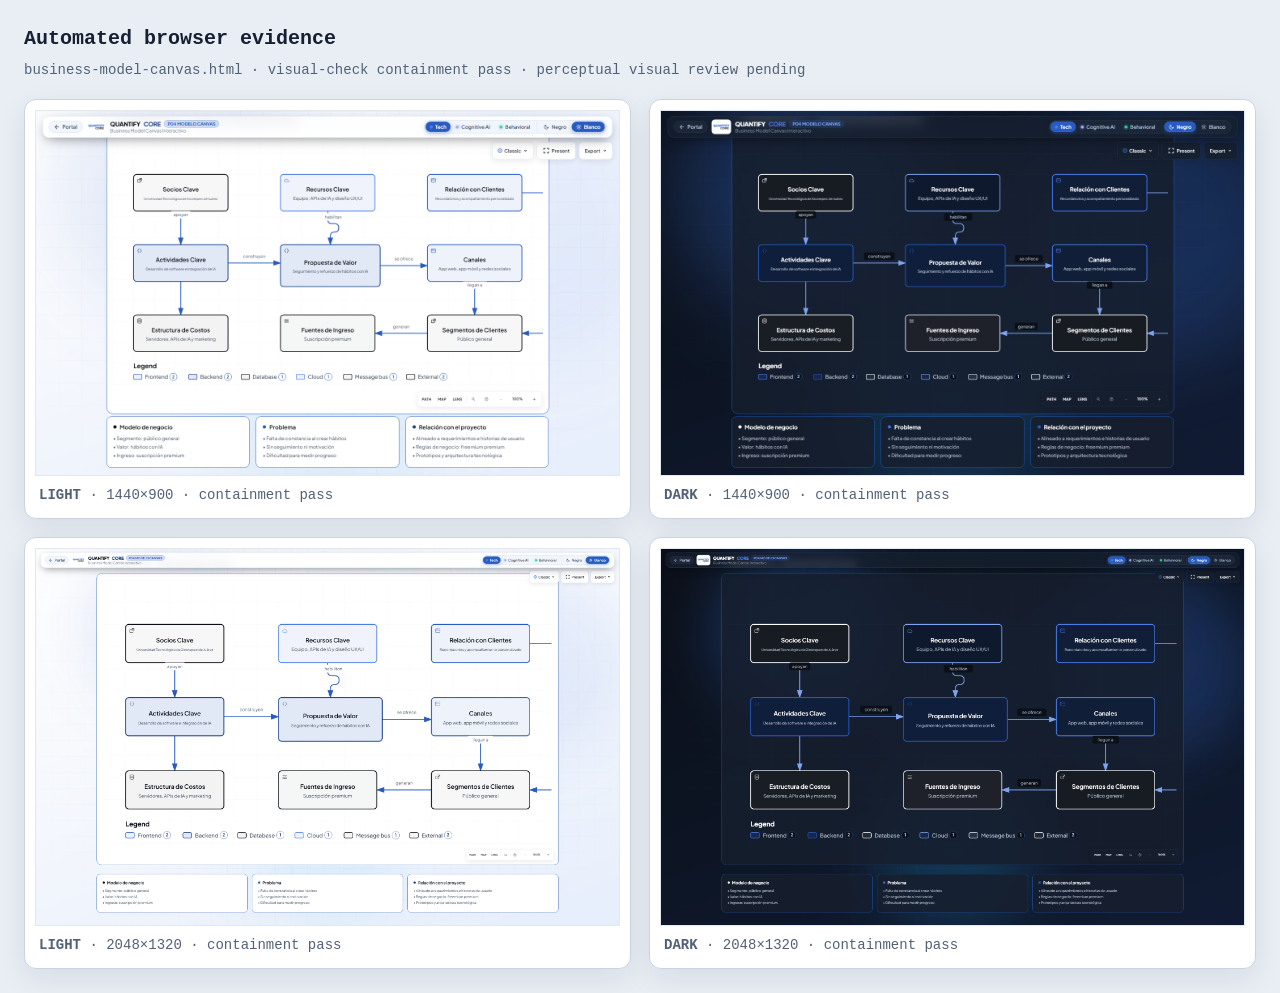
<file: docs/Practica04/business-model-canvas.visual-check.html>
<!doctype html>
<html lang="en">
<head>
<meta charset="utf-8">
<meta name="viewport" content="width=device-width,initial-scale=1">
<title>Archify automated browser evidence · business-model-canvas.html</title>
<style>
*{box-sizing:border-box}body{margin:0;padding:24px;background:#e9eef5;color:#172033;font:14px/1.5 ui-monospace,SFMono-Regular,Menlo,Consolas,monospace}header{max-width:1500px;margin:0 auto 18px}h1{margin:0 0 6px;font-size:20px}p{margin:0;color:#526176}.grid{max-width:1500px;margin:auto;display:grid;grid-template-columns:repeat(2,minmax(0,1fr));gap:18px}figure{margin:0;padding:10px;background:white;border:1px solid #c9d4e3;border-radius:12px;box-shadow:0 10px 30px rgba(15,23,42,.08)}img{display:block;width:100%;height:auto;border:1px solid #e2e8f0}figcaption{padding:9px 4px 2px;color:#526176}@media(max-width:900px){.grid{grid-template-columns:1fr}}
</style>
</head>
<body>
<header><h1>Automated browser evidence</h1><p>business-model-canvas.html · visual-check containment pass · perceptual visual review pending</p></header>
<main class="grid">
      <figure>
        <img src="business-model-canvas.visual-check.1440x900.light.png" alt="light 1440 by 900">
        <figcaption><strong>LIGHT</strong> · 1440×900 · containment pass</figcaption>
      </figure>
      <figure>
        <img src="business-model-canvas.visual-check.1440x900.dark.png" alt="dark 1440 by 900">
        <figcaption><strong>DARK</strong> · 1440×900 · containment pass</figcaption>
      </figure>
      <figure>
        <img src="business-model-canvas.visual-check.2048x1320.light.png" alt="light 2048 by 1320">
        <figcaption><strong>LIGHT</strong> · 2048×1320 · containment pass</figcaption>
      </figure>
      <figure>
        <img src="business-model-canvas.visual-check.2048x1320.dark.png" alt="dark 2048 by 1320">
        <figcaption><strong>DARK</strong> · 2048×1320 · containment pass</figcaption>
      </figure>
</main>
</body>
</html>
</file>
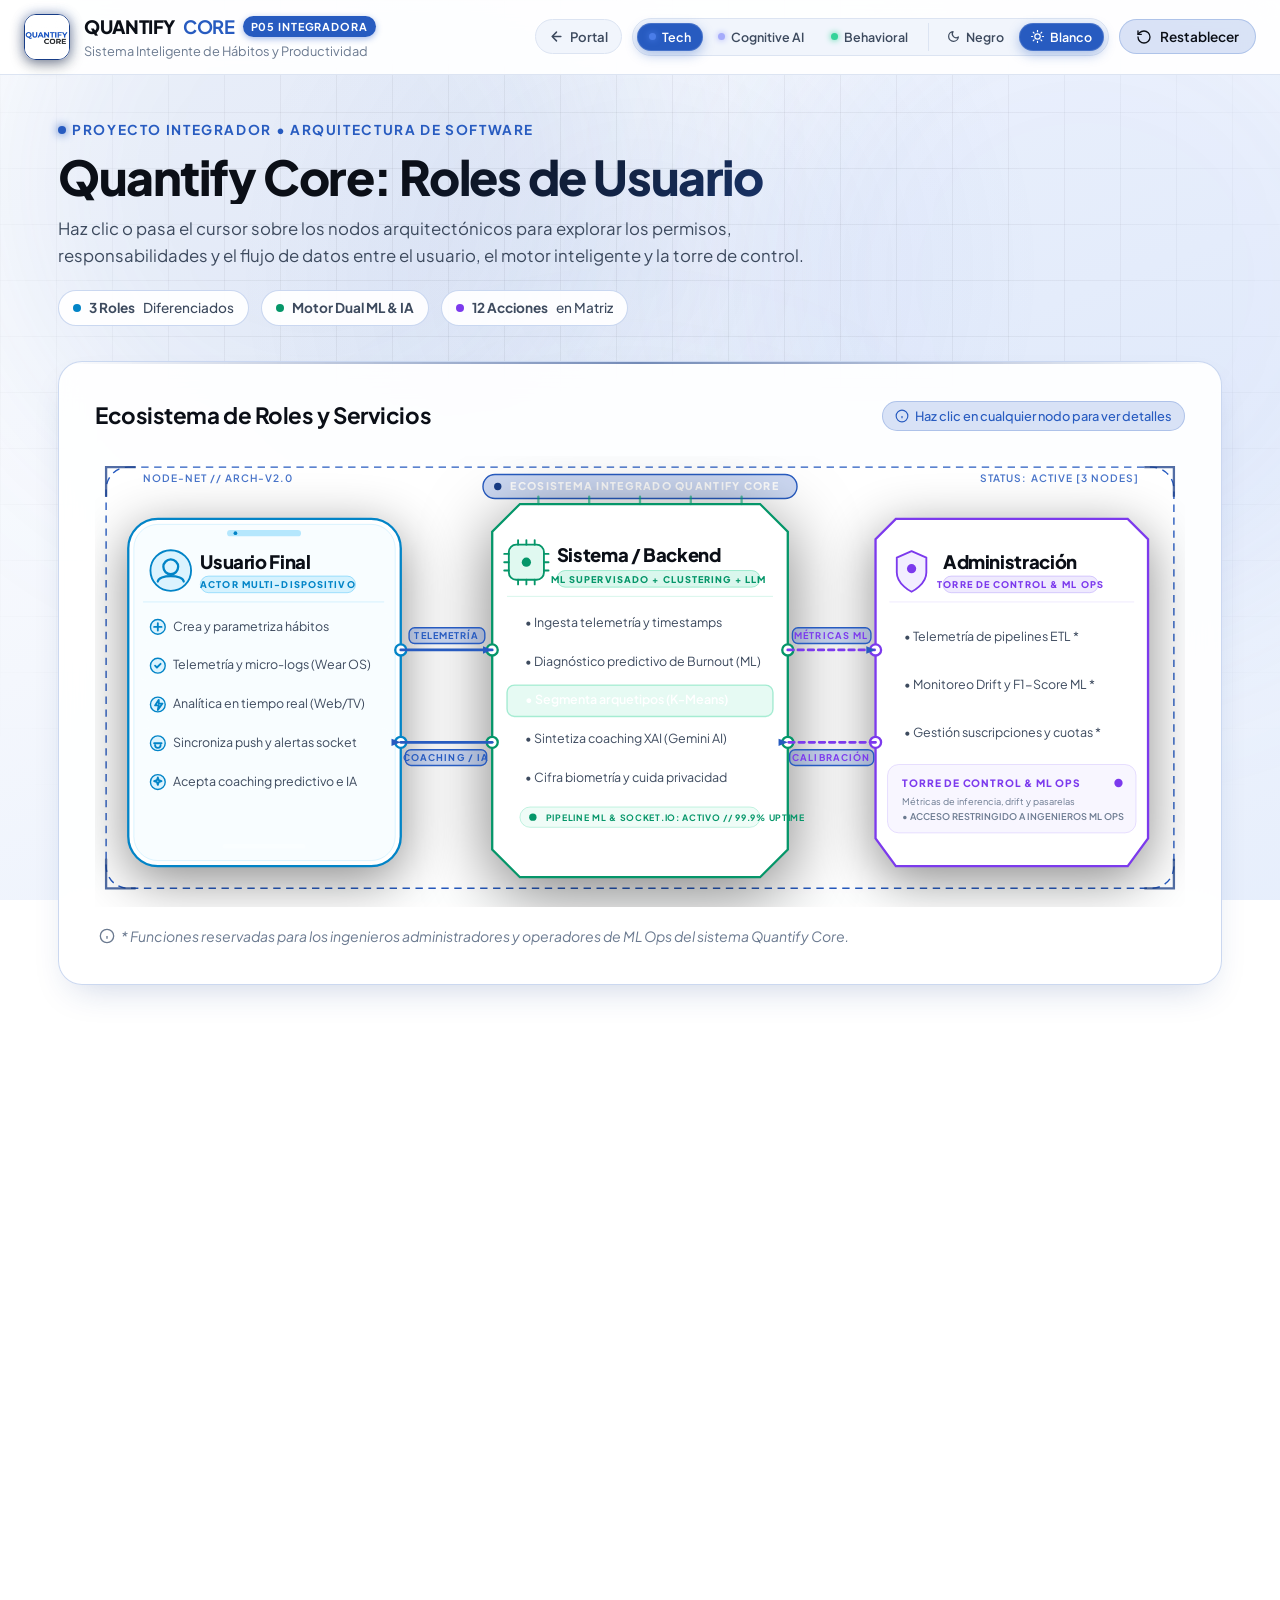
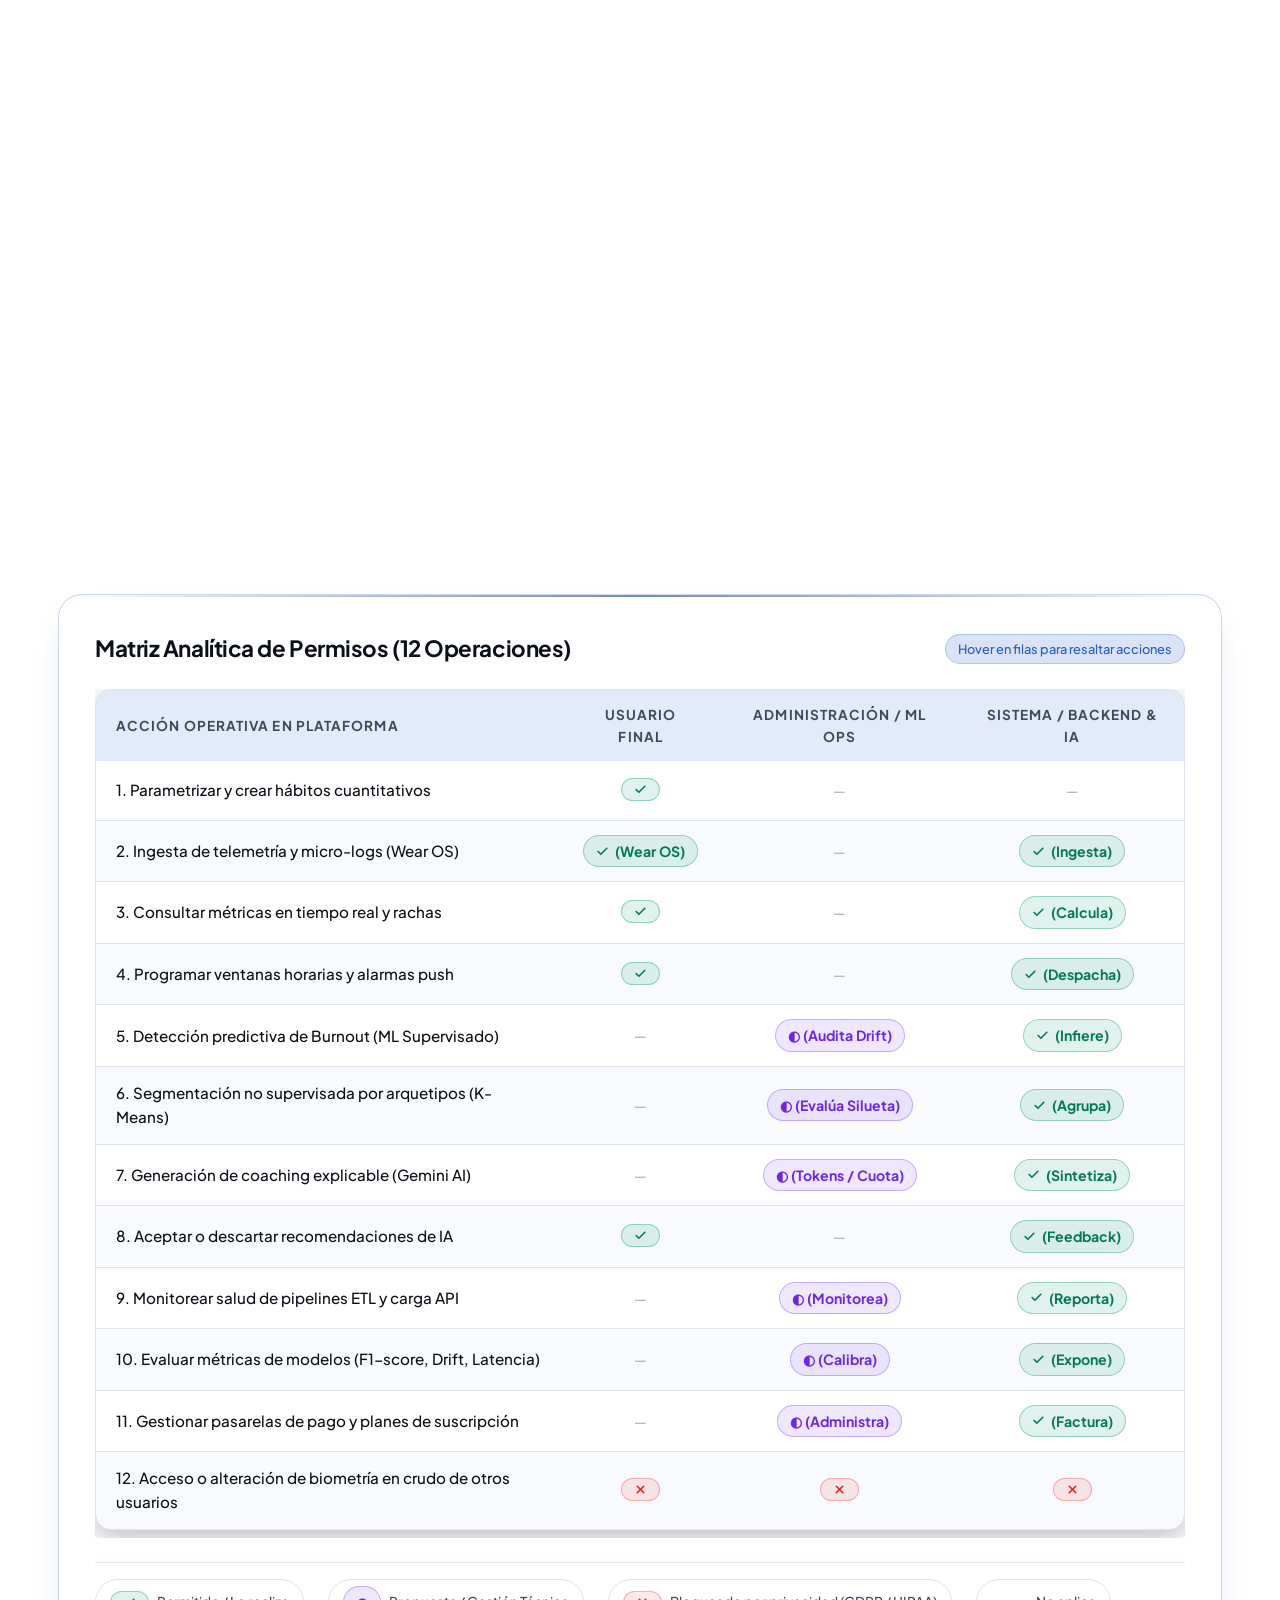
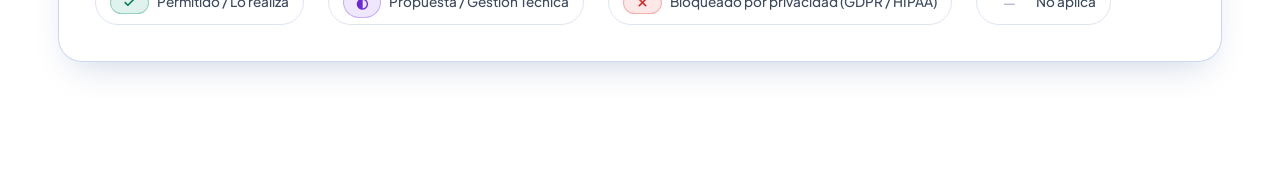
<file: docs/Practica05/diagrama-roles-quantify.html>
<!doctype html>
<html lang="es" data-theme="dark">
<head>
  <meta charset="utf-8">
  <meta name="viewport" content="width=device-width,initial-scale=1">
  <title>Diagrama de roles de usuario · Quantify Core</title>
  <meta name="theme-color" content="#0B0F17">
  <!-- Pre-render theme initialization -->
  <script>
    (function () {
      var root = document.documentElement;
      var palette = 'tech';
      var mode = 'dark';
      try {
        var saved = JSON.parse(localStorage.getItem('qc-theme'));
        if (saved && ['tech', 'cognitive', 'behavioral'].indexOf(saved.palette) !== -1) {
          palette = saved.palette;
          mode = saved.mode === 'light' ? 'light' : 'dark';
        } else if (window.matchMedia && matchMedia('(prefers-color-scheme: light)').matches) {
          mode = 'light';
        }
      } catch (e) {}
      root.dataset.palette = palette;
      root.dataset.mode = mode;
      root.dataset.theme = palette === 'tech' ? 'tech-' + mode : palette;
    })();
  </script>
  <link rel="preconnect" href="https://fonts.googleapis.com">
  <link rel="preconnect" href="https://fonts.gstatic.com" crossorigin>
  <link href="https://fonts.googleapis.com/css2?family=Plus+Jakarta+Sans:wght@400;500;600;700;800&family=Outfit:wght@400;500;600;700;800&family=JetBrains+Mono:wght@400;600;700&display=swap" rel="stylesheet">
  
  <style>
    /* ==========================================================================
       VARIABLES Y PALETA DE COLORES (Identidad Quantify Core)
       ========================================================================== */
    :root, [data-theme="tech-dark"] {
      --bg: #0B0F17;
      --bg-gradient: linear-gradient(160deg, #0B0F17 0%, #0D1524 48%, #111C35 100%);
      --surface: #161F2E;
      --surface-2: #1B2639;
      --surface-glass: rgba(22, 31, 46, 0.75);
      --border: #283548;
      --border-strong: #3A4C6E;
      --text: #FFFFFF;
      --text-muted: #B4C0D0;
      --text-dim: #8A99AD;
      --text-faint: #6B7A90;

      --brand-blue: #275BC0;
      --brand-glow: #4A7DE8;
      --brand-light: #7EA3F0;
      --primary-soft: rgba(39, 91, 192, 0.16);

      --panel: rgba(22, 31, 46, 0.82);
      --panel-solid: #161F2E;
      --panel-border: rgba(58, 76, 110, 0.50);
      --panel-border-hover: #4A7DE8;
      --panel-shadow: 0 20px 48px -20px rgba(0, 0, 0, 0.75);

      /* Roles temáticos */
      --stu: #38BDF8;      /* Usuario Final - Cyan eléctrico / móvil */
      --stu-glow: rgba(56, 189, 248, 0.38);
      --stu-bg: rgba(56, 189, 248, 0.10);

      --sis: #34D399;      /* Sistema / Backend / IA - Verde esmeralda IA */
      --sis-glow: rgba(52, 211, 153, 0.38);
      --sis-bg: rgba(52, 211, 153, 0.10);

      --adm: #A78BFA;      /* Administración - Púrpura de gobernanza */
      --adm-glow: rgba(167, 139, 250, 0.38);
      --adm-bg: rgba(167, 139, 250, 0.10);

      --card-bg: rgba(27, 38, 57, 0.94);
      --table-stripe: rgba(255, 255, 255, 0.025);
      --table-hover: rgba(39, 91, 192, 0.18);
      --table-border: #283548;

      --badge-allowed-bg: rgba(52, 211, 153, 0.15);
      --badge-allowed-text: #34D399;
      --badge-allowed-border: rgba(52, 211, 153, 0.35);

      --badge-prop-bg: rgba(167, 139, 250, 0.15);
      --badge-prop-text: #C4B5FD;
      --badge-prop-border: rgba(167, 139, 250, 0.35);

      --badge-blocked-bg: rgba(248, 113, 113, 0.15);
      --badge-blocked-text: #F87171;
      --badge-blocked-border: rgba(248, 113, 113, 0.35);

      --g1: rgba(39, 91, 192, 0.55);
      --g2: rgba(24, 61, 135, 0.65);
      --g3: rgba(14, 165, 233, 0.30);
      --spot: rgba(74, 125, 232, 0.12);
      --grid: rgba(255, 255, 255, 0.045);
      --frame-bg: #0B0F17;

      --font-main: 'Plus Jakarta Sans', 'Outfit', -apple-system, BlinkMacSystemFont, "Segoe UI", Roboto, sans-serif;
      --font-mono: 'JetBrains Mono', monospace;
    }

    [data-theme="tech-light"] {
      --bg: #F4F7FD;
      --bg-gradient: linear-gradient(160deg, #FFFFFF 0%, #F4F7FD 50%, #E6EEFC 100%);
      --surface: #FFFFFF;
      --surface-2: #F1F5FC;
      --surface-glass: rgba(255, 255, 255, 0.88);
      --border: #DCE4F2;
      --border-strong: #BFCDE5;
      --text: #0B0F17;
      --text-muted: #3D4A5E;
      --text-dim: #6B7A90;
      --text-faint: #94A3B8;

      --brand-blue: #275BC0;
      --brand-glow: #183D87;
      --brand-light: #275BC0;
      --primary-soft: rgba(39, 91, 192, 0.08);

      --panel: rgba(255, 255, 255, 0.92);
      --panel-solid: #FFFFFF;
      --panel-border: rgba(39, 91, 192, 0.24);
      --panel-border-hover: #275BC0;
      --panel-shadow: 0 16px 36px -16px rgba(24, 61, 135, 0.25);

      --stu: #0284C7;
      --stu-glow: rgba(2, 132, 199, 0.25);
      --stu-bg: rgba(2, 132, 199, 0.08);

      --sis: #059669;
      --sis-glow: rgba(5, 150, 105, 0.25);
      --sis-bg: rgba(5, 150, 105, 0.08);

      --adm: #7C3AED;
      --adm-glow: rgba(124, 58, 237, 0.25);
      --adm-bg: rgba(124, 58, 237, 0.08);

      --card-bg: #FFFFFF;
      --table-stripe: rgba(39, 91, 192, 0.03);
      --table-hover: rgba(39, 91, 192, 0.09);
      --table-border: #DCE4F2;

      --badge-allowed-bg: rgba(5, 150, 105, 0.12);
      --badge-allowed-text: #047857;
      --badge-allowed-border: rgba(5, 150, 105, 0.35);

      --badge-prop-bg: rgba(124, 58, 237, 0.12);
      --badge-prop-text: #6D28D9;
      --badge-prop-border: rgba(124, 58, 237, 0.35);

      --badge-blocked-bg: rgba(239, 68, 68, 0.12);
      --badge-blocked-text: #DC2626;
      --badge-blocked-border: rgba(239, 68, 68, 0.35);

      --g1: rgba(39, 91, 192, 0.22);
      --g2: rgba(74, 125, 232, 0.20);
      --g3: rgba(14, 165, 233, 0.16);
      --spot: rgba(39, 91, 192, 0.08);
      --grid: rgba(11, 15, 23, 0.05);
      --frame-bg: #FFFFFF;
    }

    [data-theme="cognitive"] {
      --bg: #090C10;
      --bg-gradient: linear-gradient(150deg, #090C10 0%, #0E1122 50%, #16123A 100%);
      --surface: #131924;
      --surface-2: #192131;
      --surface-glass: rgba(19, 25, 36, 0.75);
      --border: #232E40;
      --border-strong: #3B3F72;
      --text: #F8FAFC;
      --text-muted: #B6C2D4;
      --text-dim: #94A3B8;
      --text-faint: #64748B;

      --brand-blue: #275BC0;
      --brand-glow: #6366F1;
      --brand-light: #A5ABFB;
      --primary-soft: rgba(99, 102, 241, 0.16);

      --panel: rgba(19, 25, 36, 0.82);
      --panel-solid: #131924;
      --panel-border: rgba(59, 63, 114, 0.6);
      --panel-border-hover: #6366F1;
      --panel-shadow: 0 20px 48px -20px rgba(0, 0, 0, 0.8);

      --stu: #06B6D4;
      --stu-glow: rgba(6, 182, 212, 0.38);
      --stu-bg: rgba(6, 182, 212, 0.10);

      --sis: #34D399;
      --sis-glow: rgba(52, 211, 153, 0.38);
      --sis-bg: rgba(52, 211, 153, 0.10);

      --adm: #C084FC;
      --adm-glow: rgba(192, 132, 252, 0.38);
      --adm-bg: rgba(192, 132, 252, 0.10);

      --card-bg: rgba(25, 33, 49, 0.94);
      --table-stripe: rgba(99, 102, 241, 0.03);
      --table-hover: rgba(99, 102, 241, 0.18);
      --table-border: #232E40;

      --badge-allowed-bg: rgba(52, 211, 153, 0.15);
      --badge-allowed-text: #34D399;
      --badge-allowed-border: rgba(52, 211, 153, 0.35);

      --badge-prop-bg: rgba(192, 132, 252, 0.15);
      --badge-prop-text: #E9D5FF;
      --badge-prop-border: rgba(192, 132, 252, 0.35);

      --badge-blocked-bg: rgba(248, 113, 113, 0.15);
      --badge-blocked-text: #F87171;
      --badge-blocked-border: rgba(248, 113, 113, 0.35);

      --g1: rgba(99, 102, 241, 0.50);
      --g2: rgba(39, 91, 192, 0.55);
      --g3: rgba(6, 182, 212, 0.30);
      --spot: rgba(99, 102, 241, 0.14);
      --grid: rgba(148, 163, 184, 0.05);
      --frame-bg: #090C10;
    }

    [data-theme="behavioral"] {
      --bg: #0E131F;
      --bg-gradient: linear-gradient(155deg, #0E131F 0%, #0F1A26 50%, #0E2324 100%);
      --surface: #1A2234;
      --surface-2: #202A40;
      --surface-glass: rgba(26, 34, 52, 0.75);
      --border: #2A3550;
      --border-strong: #2F6A63;
      --text: #F9FAFB;
      --text-muted: #C2CAD6;
      --text-dim: #9CA3AF;
      --text-faint: #6B7280;

      --brand-blue: #275BC0;
      --brand-glow: #10B981;
      --brand-light: #34D399;
      --primary-soft: rgba(16, 185, 129, 0.14);

      --panel: rgba(26, 34, 52, 0.82);
      --panel-solid: #1A2234;
      --panel-border: rgba(47, 106, 99, 0.55);
      --panel-border-hover: #10B981;
      --panel-shadow: 0 20px 48px -20px rgba(0, 0, 0, 0.75);

      --stu: #38BDF8;
      --stu-glow: rgba(56, 189, 248, 0.38);
      --stu-bg: rgba(56, 189, 248, 0.10);

      --sis: #10B981;
      --sis-glow: rgba(16, 185, 129, 0.38);
      --sis-bg: rgba(16, 185, 129, 0.10);

      --adm: #F59E0B;
      --adm-glow: rgba(245, 158, 11, 0.38);
      --adm-bg: rgba(245, 158, 11, 0.10);

      --card-bg: rgba(32, 42, 64, 0.94);
      --table-stripe: rgba(16, 185, 129, 0.03);
      --table-hover: rgba(16, 185, 129, 0.16);
      --table-border: #2A3550;

      --badge-allowed-bg: rgba(16, 185, 129, 0.15);
      --badge-allowed-text: #34D399;
      --badge-allowed-border: rgba(16, 185, 129, 0.35);

      --badge-prop-bg: rgba(245, 158, 11, 0.15);
      --badge-prop-text: #FCD34D;
      --badge-prop-border: rgba(245, 158, 11, 0.35);

      --badge-blocked-bg: rgba(248, 113, 113, 0.15);
      --badge-blocked-text: #F87171;
      --badge-blocked-border: rgba(248, 113, 113, 0.35);

      --g1: rgba(39, 91, 192, 0.50);
      --g2: rgba(16, 185, 129, 0.36);
      --g3: rgba(245, 158, 11, 0.22);
      --spot: rgba(16, 185, 129, 0.11);
      --grid: rgba(255, 255, 255, 0.04);
      --frame-bg: #0E131F;
    }

    /* Fondo dinámico y reactivo */
    .bg {
      position: fixed;
      inset: 0;
      z-index: -1;
      overflow: hidden;
      pointer-events: none;
      background: var(--bg);
      transition: background-color 0.45s cubic-bezier(0.16, 1, 0.3, 1);
    }
    .bg__gradient {
      position: absolute;
      inset: 0;
      background: var(--bg-gradient);
      opacity: 0.95;
    }
    .bg__blob {
      position: absolute;
      width: 620px;
      height: 620px;
      border-radius: 50%;
      filter: blur(100px);
      will-change: transform;
      opacity: 0.65;
      mix-blend-mode: screen;
      top: -310px;
      left: -310px;
      transition: background 0.5s cubic-bezier(0.16, 1, 0.3, 1);
    }
    [data-mode="light"] .bg__blob {
      mix-blend-mode: multiply;
      opacity: 0.45;
      filter: blur(90px);
    }
    .bg__blob--1 { background: var(--g1); }
    .bg__blob--2 { background: var(--g2); width: 680px; height: 680px; }
    .bg__blob--3 { background: var(--g3); width: 540px; height: 540px; }
    .bg__spot {
      position: absolute;
      inset: 0;
      background: radial-gradient(circle at var(--mx, 50%) var(--my, 30%), var(--spot) 0%, transparent 45%);
      pointer-events: none;
    }
    .bg__grid {
      position: absolute;
      inset: 0;
      background-image:
        linear-gradient(to right, var(--grid) 1px, transparent 1px),
        linear-gradient(to bottom, var(--grid) 1px, transparent 1px);
      background-size: 56px 56px;
      mask-image: radial-gradient(circle at 50% 35%, black 45%, transparent 90%);
      -webkit-mask-image: radial-gradient(circle at 50% 35%, black 45%, transparent 90%);
    }

    /* Switcher de tema unificado */
    .theme {
      display: inline-flex;
      align-items: center;
      gap: 6px;
      padding: 4px;
      background: var(--surface-2);
      border: 1px solid var(--border);
      border-radius: 999px;
      backdrop-filter: blur(12px);
    }
    .theme__group {
      display: inline-flex;
      align-items: center;
      gap: 3px;
    }
    .theme__mode {
      position: relative;
      margin-left: 2px;
      padding-left: 6px;
      border-left: 1px solid var(--border);
      transition: opacity 0.25s, transform 0.25s;
    }
    .theme__mode[aria-hidden="true"] {
      opacity: 0;
      pointer-events: none;
      display: none;
    }
    .theme__btn {
      appearance: none;
      background: transparent;
      border: 1px solid transparent;
      color: var(--text-muted);
      padding: 5px 11px;
      border-radius: 999px;
      font-size: 0.78rem;
      font-weight: 600;
      font-family: inherit;
      display: inline-flex;
      align-items: center;
      gap: 6px;
      cursor: pointer;
      transition: all 0.2s cubic-bezier(0.16, 1, 0.3, 1);
      white-space: nowrap;
    }
    .theme__btn:hover {
      color: var(--text);
      background: rgba(255, 255, 255, 0.06);
    }
    [data-mode="light"] .theme__btn:hover {
      background: rgba(0, 0, 0, 0.05);
    }
    .theme__btn[aria-pressed="true"] {
      color: #FFFFFF;
      background: var(--brand-blue);
      border-color: rgba(255, 255, 255, 0.15);
      box-shadow: 0 4px 12px rgba(39, 91, 192, 0.35);
    }
    [data-mode="light"] .theme__btn[aria-pressed="true"] {
      color: #FFFFFF;
    }
    .theme__dot {
      width: 7px;
      height: 7px;
      border-radius: 50%;
      background: currentColor;
      box-shadow: 0 0 6px currentColor;
    }
    .theme__dot--tech { color: #4A7DE8; }
    .theme__dot--cog { color: #A5ABFB; }
    .theme__dot--beh { color: #34D399; }

    .portal-back-btn {
      display: inline-flex;
      align-items: center;
      gap: 6px;
      padding: 6px 13px;
      border-radius: 999px;
      font-size: 0.82rem;
      font-weight: 600;
      color: var(--text-muted);
      background: var(--surface-2);
      border: 1px solid var(--border);
      text-decoration: none;
      white-space: nowrap;
      flex-shrink: 0;
      min-width: max-content;
      transition: all 0.2s;
    }
    .portal-back-btn:hover {
      color: var(--text);
      border-color: var(--brand-glow);
      transform: translateX(-2px);
    }
    @media (max-width: 1200px) {
      .theme__label { display: none; }
      .theme__btn { padding: 5px 8px; }
    }
    @media (max-width: 900px) {
      .portal-back-btn span { display: none; }
      .portal-back-btn { padding: 6px 10px; }
      .brand-sub { display: none; }
    }
    /* ==========================================================================
       RESET Y BASE
       ========================================================================== */
    *, *::before, *::after {
      box-sizing: border-box;
      margin: 0;
      padding: 0;
    }

    html {
      scroll-behavior: smooth;
    }

    body {
      background: transparent;
      color: var(--text);
      font-family: var(--font-main);
      line-height: 1.6;
      min-height: 100vh;
      overflow-x: hidden;
      position: relative;
    }

    #scroll-progress {
      position: fixed;
      top: 0;
      left: 0;
      height: 3px;
      background: linear-gradient(90deg, var(--brand-blue), var(--brand-glow), var(--stu), var(--sis));
      width: 0%;
      z-index: 2000;
      box-shadow: 0 0 10px var(--brand-glow);
      transition: width 0.1s ease-out;
    }

    /* ==========================================================================
       NAVBAR CON BRANDING QUANTIFY CORE
       ========================================================================== */
    .qc-navbar {
      position: sticky;
      top: 0;
      z-index: 1000;
      backdrop-filter: blur(16px);
      -webkit-backdrop-filter: blur(16px);
      background: rgba(44, 48, 54, 0.88);
      border-bottom: 1px solid var(--panel-border);
      padding: 12px 24px;
      display: flex;
      align-items: center;
      justify-content: space-between;
      gap: 16px;
      transition: all 0.3s ease;
    }

    [data-mode="light"] .qc-navbar,
    [data-theme="tech-light"] .qc-navbar,
    [data-theme="light"] .qc-navbar {
      background: rgba(255, 255, 255, 0.92);
      border-bottom: 1px solid var(--border);
    }

    .qc-navbar.scrolled {
      box-shadow: 0 8px 30px rgba(0, 0, 0, 0.35);
    }

    .brand-group {
      display: flex;
      align-items: center;
      gap: 14px;
      text-decoration: none;
      color: inherit;
    }

    #qc-logo {
      height: 46px;
      width: auto;
      border-radius: 12px;
      border: 1.5px solid var(--brand-glow);
      box-shadow: 0 4px 14px rgba(0, 0, 0, 0.4), 0 0 12px rgba(30, 84, 201, 0.35);
      transition: transform 0.35s cubic-bezier(0.34, 1.56, 0.64, 1), box-shadow 0.35s ease, border-color 0.35s ease;
      cursor: pointer;
    }

    #qc-logo:hover {
      transform: scale(1.08) rotate(-3deg);
      box-shadow: 0 6px 22px rgba(76, 127, 232, 0.6), 0 0 25px rgba(30, 84, 201, 0.5);
      border-color: #FFFFFF;
    }

    .brand-meta {
      display: flex;
      flex-direction: column;
    }

    .brand-name {
      font-size: 1.15rem;
      font-weight: 800;
      letter-spacing: -0.02em;
      display: flex;
      align-items: center;
      gap: 8px;
    }

    .brand-name span.core {
      color: var(--brand-light);
      font-weight: 700;
    }

    .brand-badge {
      display: inline-block;
      background: var(--brand-blue);
      color: #FFFFFF;
      font-size: 0.68rem;
      font-weight: 700;
      letter-spacing: 0.08em;
      text-transform: uppercase;
      padding: 2px 8px;
      border-radius: 999px;
      box-shadow: 0 2px 6px rgba(30, 84, 201, 0.4);
    }

    .brand-sub {
      font-size: 0.8rem;
      color: var(--text-dim);
      font-weight: 400;
    }

    .nav-tools {
      display: flex;
      align-items: center;
      gap: 10px;
    }

    .qc-btn {
      display: inline-flex;
      align-items: center;
      gap: 8px;
      background: rgba(30, 84, 201, 0.16);
      border: 1.5px solid var(--panel-border);
      border-radius: 999px;
      padding: 8px 16px;
      color: var(--text);
      font-family: var(--font-main);
      font-size: 0.85rem;
      font-weight: 600;
      cursor: pointer;
      transition: all 0.25s cubic-bezier(0.16, 1, 0.3, 1);
      outline: none;
      user-select: none;
    }

    .qc-btn svg {
      width: 16px;
      height: 16px;
      stroke: currentColor;
      transition: transform 0.3s ease;
    }

    .qc-btn:hover {
      background: var(--brand-blue);
      border-color: var(--brand-glow);
      color: #FFFFFF;
      transform: translateY(-2px);
      box-shadow: 0 6px 18px rgba(30, 84, 201, 0.4);
    }

    .qc-btn:hover svg {
      transform: rotate(15deg);
    }

    .qc-btn:active {
      transform: translateY(0) scale(0.98);
    }

    /* ==========================================================================
       HERO & CONTENEDOR PRINCIPAL
       ========================================================================== */
    main {
      max-width: 1260px;
      margin: 0 auto;
      padding: 40px clamp(16px, 4vw, 48px) 80px;
    }

    .hero-banner {
      margin-bottom: 36px;
    }

    .eyebrow {
      display: inline-flex;
      align-items: center;
      gap: 6px;
      color: var(--brand-light);
      font-size: 0.85rem;
      font-weight: 700;
      letter-spacing: 0.12em;
      text-transform: uppercase;
      margin-bottom: 8px;
    }

    .eyebrow::before {
      content: "";
      width: 8px;
      height: 8px;
      border-radius: 50%;
      background: var(--brand-light);
      box-shadow: 0 0 10px var(--brand-light);
      animation: pulseDot 2s infinite ease-in-out;
    }

    @keyframes pulseDot {
      0%, 100% { transform: scale(1); opacity: 1; }
      50% { transform: scale(1.4); opacity: 0.6; }
    }

    h1 {
      font-size: clamp(2rem, 4vw, 3rem);
      font-weight: 800;
      letter-spacing: -0.03em;
      line-height: 1.15;
      margin-bottom: 12px;
      background: linear-gradient(135deg, #FFFFFF 30%, var(--brand-light) 100%);
      -webkit-background-clip: text;
      -webkit-text-fill-color: transparent;
    }

    [data-mode="light"] h1,
    [data-theme="tech-light"] h1,
    [data-theme="light"] h1 {
      background: linear-gradient(135deg, #0B0F17 30%, var(--brand-blue) 100%);
      -webkit-background-clip: text;
      -webkit-text-fill-color: transparent;
    }

    .sub {
      color: var(--text-muted);
      font-size: 1.05rem;
      font-weight: 400;
      max-width: 780px;
      line-height: 1.6;
    }

    .kpi-strip {
      display: flex;
      flex-wrap: wrap;
      gap: 12px;
      margin-top: 20px;
    }

    .kpi-chip {
      display: inline-flex;
      align-items: center;
      gap: 8px;
      background: var(--panel);
      border: 1px solid var(--panel-border);
      border-radius: 999px;
      padding: 6px 14px;
      font-size: 0.85rem;
      color: var(--text-muted);
      font-weight: 500;
      backdrop-filter: blur(8px);
      transition: all 0.3s ease;
    }

    .kpi-chip:hover {
      border-color: var(--brand-glow);
      color: var(--text);
      transform: translateY(-2px);
      box-shadow: 0 4px 12px rgba(30, 84, 201, 0.25);
    }

    .kpi-chip .dot {
      width: 8px;
      height: 8px;
      border-radius: 50%;
    }

    /* ==========================================================================
       SCROLL REVEAL ANIMATIONS
       ========================================================================== */
    .scroll-reveal {
      opacity: 0;
      transform: translateY(32px);
      transition: opacity 0.8s cubic-bezier(0.16, 1, 0.3, 1), transform 0.8s cubic-bezier(0.16, 1, 0.3, 1);
      will-change: opacity, transform;
    }

    .scroll-reveal.is-visible {
      opacity: 1;
      transform: translateY(0);
    }

    .delay-1 { transition-delay: 120ms; }
    .delay-2 { transition-delay: 240ms; }

    /* ==========================================================================
       CARD BOX GLASSMORPHISM
       ========================================================================== */
    .card-box {
      background: var(--panel);
      backdrop-filter: blur(16px);
      -webkit-backdrop-filter: blur(16px);
      border: 1.5px solid var(--panel-border);
      border-radius: 24px;
      padding: clamp(20px, 3.5vw, 36px);
      margin-bottom: 32px;
      box-shadow: var(--panel-shadow);
      position: relative;
      overflow: hidden;
      transition: border-color 0.3s ease, box-shadow 0.3s ease;
    }

    .card-box:hover {
      border-color: rgba(76, 127, 232, 0.5);
      box-shadow: 0 20px 50px rgba(0, 0, 0, 0.55), 0 0 30px rgba(30, 84, 201, 0.15);
    }

    .card-box::before {
      content: "";
      position: absolute;
      top: 0;
      left: 0;
      right: 0;
      height: 2px;
      background: linear-gradient(90deg, transparent, var(--brand-glow), transparent);
      opacity: 0.6;
    }

    .card-box-header {
      display: flex;
      align-items: center;
      justify-content: space-between;
      margin-bottom: 22px;
      flex-wrap: wrap;
      gap: 12px;
    }

    .card-box-header h2 {
      font-size: 1.4rem;
      font-weight: 700;
      letter-spacing: -0.02em;
      display: flex;
      align-items: center;
      gap: 10px;
    }

    .card-box-header .hint-badge {
      display: inline-flex;
      align-items: center;
      gap: 6px;
      background: rgba(30, 84, 201, 0.16);
      border: 1px solid var(--panel-border);
      border-radius: 999px;
      padding: 4px 12px;
      font-size: 0.8rem;
      color: var(--brand-light);
      font-weight: 500;
    }

    .scroll-container {
      overflow-x: auto;
      padding-bottom: 8px;
      -webkit-overflow-scrolling: touch;
    }

    .scroll-container::-webkit-scrollbar {
      height: 8px;
    }
    .scroll-container::-webkit-scrollbar-track {
      background: rgba(0, 0, 0, 0.1);
      border-radius: 999px;
    }
    .scroll-container::-webkit-scrollbar-thumb {
      background: var(--brand-blue);
      border-radius: 999px;
    }

    /* ==========================================================================
       SVG DIAGRAMA CON FORMAS GEOMÉTRICAS DIFERENCIADAS
       ========================================================================== */
    svg.roles-diagram {
      display: block;
      width: 100%;
      min-width: 1020px;
      height: auto;
      overflow: visible;
    }

    svg.roles-diagram text {
      font-family: var(--font-main);
      user-select: none;
      -webkit-user-select: none;
    }

    /* Marco perimetral Blueprint */
    .sys-boundary {
      fill: var(--card-bg);
      stroke: var(--brand-blue);
      stroke-width: 1.5;
      stroke-dasharray: 8 6;
      rx: 24;
      transition: stroke 0.3s ease;
    }

    .corner-bracket {
      stroke: var(--brand-glow);
      stroke-width: 2.5;
      fill: none;
      opacity: 0.75;
    }

    .tech-coord {
      font-family: var(--font-mono);
      font-size: 11px;
      font-weight: 600;
      fill: var(--brand-light);
      letter-spacing: 0.1em;
      opacity: 0.85;
    }

    .ecosystem-pill {
      fill: rgba(30, 84, 201, 0.22);
      stroke: var(--brand-blue);
      stroke-width: 1.5;
    }

    .ecosystem-title {
      font-family: var(--font-main);
      font-size: 11.5px;
      font-weight: 800;
      letter-spacing: 0.12em;
      fill: #FFFFFF;
    }

    .pulse-beacon {
      fill: var(--brand-glow);
      animation: pulseDot 2s infinite ease-in-out;
    }

    /* Controles de Nodos */
    .diagram-control {
      cursor: pointer;
      outline: none;
      transform-box: fill-box;
      transform-origin: center;
      transition: transform 0.35s cubic-bezier(0.16, 1, 0.3, 1), opacity 0.3s ease;
    }

    .diagram-control:hover,
    .diagram-control:focus-visible {
      transform: translateY(-8px) scale(1.015);
    }

    .diagram-control[aria-pressed="true"] {
      transform: translateY(-5px) scale(1.02);
    }

    /* FORMA 1: Silueta Smartphone Terminal (Usuario Final) */
    .terminal-frame {
      fill: var(--panel-solid);
      stroke: var(--stu);
      stroke-width: 2.5;
      rx: 32;
      filter: drop-shadow(0 14px 28px rgba(0, 0, 0, 0.45));
      transition: all 0.35s ease;
    }
    .terminal-screen {
      fill: rgba(56, 189, 248, 0.03);
      stroke: rgba(56, 189, 248, 0.18);
      stroke-width: 1;
      rx: 26;
    }
    .phone-notch {
      fill: rgba(56, 189, 248, 0.35);
    }
    .phone-cam {
      fill: var(--stu);
    }
    .home-bar {
      fill: rgba(255, 255, 255, 0.25);
    }
    .avatar-ring {
      fill: rgba(56, 189, 248, 0.15);
      stroke: var(--stu);
      stroke-width: 2;
    }
    .avatar-core, .avatar-body {
      fill: none;
      stroke: var(--stu);
      stroke-width: 2.5;
      stroke-linecap: round;
    }

    /* FORMA 2: Silueta Cyber Procesador Octagonal (Sistema / Backend e IA) */
    .core-frame {
      fill: var(--panel-solid);
      stroke: var(--sis);
      stroke-width: 2.5;
      filter: drop-shadow(0 16px 36px rgba(0, 0, 0, 0.5));
      transition: all 0.35s ease;
    }
    .chip-pin {
      stroke: var(--sis);
      stroke-width: 2.5;
      stroke-linecap: round;
      opacity: 0.6;
    }
    .ico-core-box {
      fill: rgba(52, 211, 153, 0.15);
      stroke: var(--sis);
      stroke-width: 2;
    }
    .core-hud {
      fill: rgba(52, 211, 153, 0.08);
      stroke: rgba(52, 211, 153, 0.3);
      stroke-width: 1;
    }
    .hud-led {
      fill: var(--sis);
      animation: pulseDot 1.5s infinite ease-in-out;
    }
    .hud-text {
      font-family: var(--font-mono);
      font-size: 9.5px;
      font-weight: 700;
      fill: var(--sis);
      letter-spacing: 0.08em;
    }

    /* FORMA 3: Silueta Torre de Mando / Escudo (Administración) */
    .admin-frame {
      fill: var(--panel-solid);
      stroke: var(--adm);
      stroke-width: 2.5;
      filter: drop-shadow(0 14px 28px rgba(0, 0, 0, 0.45));
      transition: all 0.35s ease;
    }
    .admin-crest {
      fill: rgba(167, 139, 250, 0.15);
      stroke: var(--adm);
      stroke-width: 2;
      stroke-linejoin: round;
    }
    .admin-console-box {
      fill: rgba(167, 139, 250, 0.08);
      stroke: rgba(167, 139, 250, 0.28);
      stroke-width: 1;
    }
    .console-label {
      font-family: var(--font-main);
      font-size: 11px;
      font-weight: 800;
      fill: var(--adm);
      letter-spacing: 0.08em;
      text-transform: uppercase;
    }
    .console-sub {
      font-family: var(--font-main);
      font-size: 10px;
      font-weight: 400;
      fill: var(--text-dim);
    }
    .console-badge-led {
      fill: var(--adm);
      animation: pulseDot 2s infinite ease-in-out;
    }

    /* Cápsulas / Pods de funciones dentro de cada forma */
    .item-pod {
      fill: rgba(255, 255, 255, 0.03);
      stroke: rgba(255, 255, 255, 0.06);
      stroke-width: 1;
      transition: all 0.25s ease;
    }
    .bullet-badge {
      fill: rgba(56, 189, 248, 0.15);
      stroke: var(--stu);
      stroke-width: 1.5;
    }
    .bullet-ico {
      fill: none;
      stroke: var(--stu);
      stroke-width: 2;
      stroke-linecap: round;
      stroke-linejoin: round;
    }
    .sis-active-pod {
      fill: rgba(52, 211, 153, 0.12);
      stroke: rgba(52, 211, 153, 0.4);
      stroke-width: 1.5;
    }

    /* Efectos hover de pods según el rol */
    .stu:hover .item-pod {
      fill: rgba(56, 189, 248, 0.1);
      stroke: rgba(56, 189, 248, 0.35);
      transform: translateX(3px);
    }
    .sis:hover .item-pod {
      fill: rgba(52, 211, 153, 0.1);
      stroke: rgba(52, 211, 153, 0.35);
      transform: translateX(3px);
    }
    .adm:hover .item-pod {
      fill: rgba(167, 139, 250, 0.1);
      stroke: rgba(167, 139, 250, 0.35);
      transform: translateX(3px);
    }

    /* Puertos de I/O */
    .port-socket {
      fill: var(--panel-solid);
      stroke-width: 2.5;
      transition: all 0.3s ease;
    }
    .stu .port-socket { stroke: var(--stu); }
    .sis .port-socket { stroke: var(--sis); }
    .adm .port-socket { stroke: var(--adm); }

    .diagram-control:hover .port-socket {
      transform: scale(1.3);
      filter: drop-shadow(0 0 8px currentColor);
    }

    /* Títulos e insignias de roles */
    .role-title {
      font-size: 20px;
      font-weight: 800;
      fill: var(--text);
      letter-spacing: -0.02em;
    }
    .tag-pill {
      stroke-width: 1;
    }
    .stu-tag { fill: rgba(56, 189, 248, 0.18); stroke: rgba(56, 189, 248, 0.45); }
    .sis-tag { fill: rgba(52, 211, 153, 0.18); stroke: rgba(52, 211, 153, 0.45); }
    .adm-tag { fill: rgba(167, 139, 250, 0.18); stroke: rgba(167, 139, 250, 0.45); }

    .role-tag {
      font-size: 10px;
      font-weight: 800;
      letter-spacing: 0.12em;
      text-transform: uppercase;
    }
    .stu .role-tag { fill: var(--stu); }
    .sis .role-tag { fill: var(--sis); }
    .adm .role-tag { fill: var(--adm); }

    .role-item {
      font-size: 13.5px;
      font-weight: 400;
      fill: var(--text-muted);
      transition: fill 0.25s ease;
    }
    .diagram-control:hover .role-item {
      fill: #FFFFFF;
    }

    /* Resplandores en Hover por rol */
    .stu:hover .terminal-frame {
      stroke-width: 3.5;
      filter: drop-shadow(0 20px 45px var(--stu-glow));
    }
    .sis:hover .core-frame {
      stroke-width: 3.5;
      filter: drop-shadow(0 20px 45px var(--sis-glow));
    }
    .adm:hover .admin-frame {
      stroke-width: 3.5;
      filter: drop-shadow(0 20px 45px var(--adm-glow));
    }

    /* Ductos y Pipelines de comunicación */
    .arr {
      fill: none;
      stroke: var(--brand-light);
      stroke-width: 3;
      stroke-linecap: round;
      transition: stroke 0.3s ease, stroke-width 0.3s ease, filter 0.3s ease;
    }
    .arr.prop {
      stroke: var(--adm);
      stroke-dasharray: 6 5;
    }
    .head {
      fill: var(--brand-light);
      transition: fill 0.3s ease;
    }
    .arr.prop .head {
      fill: var(--adm);
    }
    .pipe-label {
      font-family: var(--font-mono);
      font-size: 10px;
      font-weight: 700;
      text-anchor: middle;
      fill: var(--brand-light);
      letter-spacing: 0.12em;
      text-transform: uppercase;
    }
    .prop-label {
      fill: var(--adm);
    }

    /* Estado ACTIVO / DIM al interactuar */
    .association.is-active {
      stroke: var(--sis);
      stroke-width: 4.5;
      filter: drop-shadow(0 0 12px var(--sis-glow));
      stroke-dasharray: 8 6;
      animation: dashMarch 1.2s linear infinite;
    }
    .association.prop.is-active {
      stroke: var(--adm);
      filter: drop-shadow(0 0 12px var(--adm-glow));
    }
    .association.is-dim {
      opacity: 0.15;
    }
    .diagram-control.is-dim {
      opacity: 0.25;
      filter: grayscale(50%);
    }

    @keyframes dashMarch {
      from { stroke-dashoffset: 28; }
      to { stroke-dashoffset: 0; }
    }

    .diagram-note {
      margin: 18px 4px 0;
      color: var(--text-dim);
      font-size: 0.88rem;
      font-style: italic;
      display: flex;
      align-items: center;
      gap: 6px;
    }

    /* ==========================================================================
       5 PRINCIPALES FUNCIONALIDADES (FEATURES)
       ========================================================================== */
    .features-intro {
      color: var(--text-muted);
      font-size: 0.98rem;
      line-height: 1.6;
      margin-bottom: 24px;
      max-width: 900px;
    }

    .features-grid {
      display: grid;
      grid-template-columns: repeat(auto-fit, minmax(320px, 1fr));
      gap: 22px;
    }

    .feature-card {
      background: var(--panel-solid);
      border: 1.5px solid var(--panel-border);
      border-radius: 20px;
      padding: 24px;
      position: relative;
      display: flex;
      flex-direction: column;
      justify-content: space-between;
      transition: all 0.35s cubic-bezier(0.16, 1, 0.3, 1);
      box-shadow: 0 6px 20px rgba(0, 0, 0, 0.25);
      overflow: hidden;
    }

    .feature-card::before {
      content: "";
      position: absolute;
      top: 0;
      left: 0;
      right: 0;
      height: 2px;
      background: linear-gradient(90deg, transparent, var(--brand-glow), transparent);
      opacity: 0;
      transition: opacity 0.35s ease;
    }

    .feature-card:hover {
      transform: translateY(-6px);
      border-color: var(--brand-glow);
      box-shadow: 0 16px 36px rgba(0, 0, 0, 0.45), 0 0 25px rgba(30, 84, 201, 0.22);
    }

    .feature-card:hover::before {
      opacity: 1;
    }

    .feature-header {
      display: flex;
      align-items: center;
      justify-content: space-between;
      margin-bottom: 16px;
    }

    .feature-idx {
      font-family: var(--font-mono);
      font-size: 0.78rem;
      font-weight: 800;
      letter-spacing: 0.08em;
      color: var(--brand-light);
      background: rgba(30, 84, 201, 0.18);
      border: 1px solid rgba(76, 127, 232, 0.4);
      padding: 3px 10px;
      border-radius: 999px;
    }

    .feature-icon-box {
      width: 44px;
      height: 44px;
      border-radius: 12px;
      display: flex;
      align-items: center;
      justify-content: center;
      background: rgba(30, 84, 201, 0.14);
      border: 1.5px solid rgba(56, 189, 248, 0.3);
      color: var(--stu);
      transition: transform 0.3s ease, border-color 0.3s ease;
    }

    .feature-card:hover .feature-icon-box {
      transform: scale(1.1) rotate(4deg);
      border-color: var(--brand-glow);
    }

    .feature-card.f-ai .feature-icon-box {
      background: rgba(52, 211, 153, 0.14);
      border-color: rgba(52, 211, 153, 0.35);
      color: var(--sis);
    }

    .feature-title {
      font-size: 1.15rem;
      font-weight: 700;
      color: var(--text);
      margin-bottom: 10px;
      line-height: 1.35;
      display: flex;
      align-items: center;
      gap: 8px;
    }

    .feature-desc {
      font-size: 0.92rem;
      color: var(--text-muted);
      line-height: 1.6;
      margin-bottom: 20px;
      flex-grow: 1;
    }

    .feature-meta {
      padding-top: 14px;
      border-top: 1px solid var(--table-border);
      display: flex;
      flex-direction: column;
      gap: 8px;
    }

    .feature-roles-label {
      font-size: 0.75rem;
      font-weight: 700;
      text-transform: uppercase;
      letter-spacing: 0.08em;
      color: var(--text-dim);
    }

    .feature-chips {
      display: flex;
      flex-wrap: wrap;
      gap: 6px;
    }

    .chip-role {
      font-size: 0.76rem;
      font-weight: 600;
      padding: 3px 9px;
      border-radius: 6px;
      display: inline-flex;
      align-items: center;
      gap: 4px;
    }

    .chip-role.c-stu {
      background: rgba(56, 189, 248, 0.12);
      color: var(--stu);
      border: 1px solid rgba(56, 189, 248, 0.3);
    }

    .chip-role.c-sis {
      background: rgba(52, 211, 153, 0.12);
      color: var(--sis);
      border: 1px solid rgba(52, 211, 153, 0.3);
    }

    .chip-role.c-adm {
      background: rgba(167, 139, 250, 0.12);
      color: var(--adm);
      border: 1px solid rgba(167, 139, 250, 0.3);
    }

    /* ==========================================================================
       TABLA MATRIZ DE PERMISOS
       ========================================================================== */
    table.qc-matrix {
      width: 100%;
      border-collapse: separate;
      border-spacing: 0;
      font-size: 0.95rem;
      border: 1.5px solid var(--table-border);
      border-radius: 16px;
      overflow: hidden;
      background: var(--panel-solid);
      box-shadow: 0 8px 24px rgba(0, 0, 0, 0.25);
    }

    table.qc-matrix th,
    table.qc-matrix td {
      padding: 14px 20px;
      border-bottom: 1px solid var(--table-border);
      text-align: center;
      transition: background 0.25s ease, opacity 0.25s ease, transform 0.25s ease;
    }

    table.qc-matrix thead th {
      font-size: 0.85rem;
      color: var(--text-muted);
      font-weight: 700;
      letter-spacing: 0.08em;
      text-transform: uppercase;
      background: rgba(30, 84, 201, 0.12);
      border-bottom: 2px solid var(--panel-border);
    }

    table.qc-matrix tbody th {
      text-align: left;
      font-weight: 500;
      color: var(--text);
    }

    table.qc-matrix tbody tr {
      transition: background 0.25s ease, transform 0.25s ease, box-shadow 0.25s ease;
    }

    table.qc-matrix tbody tr:nth-child(even) {
      background: var(--table-stripe);
    }

    table.qc-matrix tbody tr:hover {
      background: var(--table-hover);
      transform: scale(1.008) translateX(4px);
      box-shadow: inset 4px 0 0 var(--brand-glow), 0 4px 15px rgba(0, 0, 0, 0.2);
    }

    table.qc-matrix tr:last-child td,
    table.qc-matrix tr:last-child th {
      border-bottom: none;
    }

    .qc-badge {
      display: inline-flex;
      align-items: center;
      justify-content: center;
      gap: 6px;
      padding: 4px 12px;
      border-radius: 999px;
      font-weight: 700;
      font-size: 0.88rem;
      transition: transform 0.25s cubic-bezier(0.34, 1.56, 0.64, 1), box-shadow 0.25s ease;
      user-select: none;
    }

    table.qc-matrix tbody tr:hover .qc-badge {
      transform: scale(1.1);
    }

    .qc-badge.allowed {
      background: var(--badge-allowed-bg);
      color: var(--badge-allowed-text);
      border: 1px solid var(--badge-allowed-border);
    }

    .qc-badge.proposed {
      background: var(--badge-prop-bg);
      color: var(--badge-prop-text);
      border: 1px solid var(--badge-prop-border);
    }

    .qc-badge.blocked {
      background: var(--badge-blocked-bg);
      color: var(--badge-blocked-text);
      border: 1px solid var(--badge-blocked-border);
    }

    .qc-badge.none {
      color: var(--text-faint);
      font-weight: 400;
    }

    td.col-on, th.col-on {
      background: rgba(30, 84, 201, 0.24) !important;
    }
    td.col-dim, th.col-dim {
      opacity: 0.28;
    }

    /* ==========================================================================
       LEYENDA INTERACTIVA
       ========================================================================== */
    .legend-bar {
      display: flex;
      flex-wrap: wrap;
      gap: 12px 24px;
      margin-top: 24px;
      padding-top: 16px;
      border-top: 1px solid var(--table-border);
    }

    .legend-chip {
      display: inline-flex;
      align-items: center;
      gap: 8px;
      background: var(--panel-solid);
      border: 1px solid var(--table-border);
      padding: 6px 14px;
      border-radius: 999px;
      font-size: 0.85rem;
      font-weight: 500;
      color: var(--text-muted);
      transition: all 0.3s cubic-bezier(0.16, 1, 0.3, 1);
      cursor: default;
    }

    .legend-chip:hover {
      transform: translateY(-3px) scale(1.04);
      border-color: var(--brand-glow);
      color: var(--text);
      box-shadow: 0 6px 16px rgba(30, 84, 201, 0.3);
    }

    /* ==========================================================================
       MODAL DIALOG
       ========================================================================== */
    dialog#roleDialog {
      width: min(640px, calc(100vw - 32px));
      max-height: min(88vh, 840px);
      padding: 0;
      border: 2px solid var(--brand-blue);
      border-radius: 20px;
      background: var(--bg);
      color: var(--text);
      box-shadow: 0 25px 70px rgba(0, 0, 0, 0.7), 0 0 50px rgba(30, 84, 201, 0.3);
      overflow: hidden;
      margin: auto;
    }

    dialog#roleDialog[open] {
      animation: dlgZoomIn 0.3s cubic-bezier(0.16, 1, 0.3, 1) both;
    }

    dialog#roleDialog.is-closing[open] {
      animation: dlgZoomOut 0.2s ease-in both;
    }

    dialog#roleDialog::backdrop {
      background: rgba(20, 22, 26, 0.75);
      backdrop-filter: blur(10px);
      -webkit-backdrop-filter: blur(10px);
      animation: fadeIn 0.25s ease-out both;
    }

    dialog#roleDialog.is-closing[open]::backdrop {
      animation: fadeOut 0.2s ease-in both;
    }

    @keyframes dlgZoomIn {
      from { opacity: 0; transform: translateY(24px) scale(0.94); }
      to { opacity: 1; transform: translateY(0) scale(1); }
    }
    @keyframes dlgZoomOut {
      to { opacity: 0; transform: translateY(16px) scale(0.96); }
    }
    @keyframes fadeIn { from { opacity: 0; } to { opacity: 1; } }
    @keyframes fadeOut { to { opacity: 0; } }

    .dialog-inner {
      padding: clamp(24px, 5vw, 36px);
      max-height: calc(88vh - 4px);
      overflow-y: auto;
    }

    .dialog-head {
      display: flex;
      align-items: flex-start;
      justify-content: space-between;
      gap: 16px;
      border-bottom: 2px solid var(--panel-border);
      padding-bottom: 18px;
      margin-bottom: 22px;
    }

    .qc-tag {
      display: inline-block;
      background: var(--brand-blue);
      color: #FFFFFF;
      border-radius: 999px;
      padding: 3px 12px;
      font-size: 0.75rem;
      font-weight: 700;
      letter-spacing: 0.08em;
      text-transform: uppercase;
      margin-bottom: 8px;
      box-shadow: 0 2px 8px rgba(30, 84, 201, 0.4);
    }

    .dialog-head h2 {
      margin: 0;
      font-size: 1.7rem;
      font-weight: 800;
      letter-spacing: -0.02em;
      color: #FFFFFF;
    }

    [data-mode="light"] .dialog-head h2,
    [data-theme="tech-light"] .dialog-head h2,
    [data-theme="light"] .dialog-head h2 {
      color: #0B0F17;
    }

    .dialog-close {
      background: var(--brand-blue);
      color: #FFFFFF;
      border: none;
      border-radius: 10px;
      width: 40px;
      height: 40px;
      display: flex;
      align-items: center;
      justify-content: center;
      font-size: 1.4rem;
      cursor: pointer;
      transition: all 0.25s cubic-bezier(0.34, 1.56, 0.64, 1);
      flex-shrink: 0;
      box-shadow: 0 4px 12px rgba(30, 84, 201, 0.4);
    }

    .dialog-close:hover {
      background: var(--brand-glow);
      transform: rotate(90deg) scale(1.1);
      box-shadow: 0 6px 18px rgba(76, 127, 232, 0.6);
    }

    .d-purpose {
      font-size: 1.1rem;
      font-weight: 600;
      color: var(--brand-light);
      margin-bottom: 12px;
      line-height: 1.4;
    }

    .d-desc {
      color: var(--text-muted);
      font-size: 0.98rem;
      margin-bottom: 24px;
      line-height: 1.6;
    }

    .dialog-inner h3 {
      font-size: 1.15rem;
      font-weight: 700;
      margin-bottom: 14px;
      color: #FFFFFF;
      display: flex;
      align-items: center;
      gap: 8px;
    }

    [data-mode="light"] .dialog-inner h3,
    [data-theme="tech-light"] .dialog-inner h3,
    [data-theme="light"] .dialog-inner h3 {
      color: #0B0F17;
    }

    .dialog-inner ul {
      list-style: none;
      padding: 0;
      margin-bottom: 24px;
    }

    .dialog-inner li {
      padding: 10px 14px;
      margin-bottom: 8px;
      background: rgba(30, 84, 201, 0.1);
      border: 1px solid var(--panel-border);
      border-radius: 12px;
      color: var(--text-muted);
      font-size: 0.94rem;
      display: flex;
      align-items: flex-start;
      gap: 10px;
      transition: all 0.2s ease;
    }

    .dialog-inner li:hover {
      background: rgba(30, 84, 201, 0.22);
      border-color: var(--brand-glow);
      color: #FFFFFF;
      transform: translateX(4px);
    }

    .dialog-inner li::before {
      content: "•";
      color: var(--brand-light);
      font-size: 1.4rem;
      line-height: 1;
    }

    .d-status {
      display: inline-flex;
      align-items: center;
      gap: 8px;
      padding: 6px 14px;
      border-radius: 999px;
      background: var(--badge-prop-bg);
      border: 1px solid var(--badge-prop-border);
      color: var(--badge-prop-text);
      font-size: 0.8rem;
      font-weight: 700;
    }

    .d-status::before {
      content: "";
      width: 8px;
      height: 8px;
      border-radius: 50%;
      background: currentColor;
      box-shadow: 0 0 8px currentColor;
    }

    .sr-only {
      position: absolute;
      width: 1px;
      height: 1px;
      margin: -1px;
      overflow: hidden;
      clip: rect(0, 0, 0, 0);
      white-space: nowrap;
      border: 0;
    }

    @media (max-width: 768px) {
      .qc-navbar {
        flex-direction: column;
        align-items: stretch;
      }
      .brand-group {
        justify-content: center;
      }
      .nav-tools {
        justify-content: center;
      }
      .qc-btn {
        flex: 1;
        justify-content: center;
      }
    }

    @media (prefers-reduced-motion: reduce) {
      *, *::before, *::after {
        animation: none !important;
        transition: none !important;
        transform: none !important;
      }
    }
  </style>
<link rel="stylesheet" href="../../assets/images/brand/theme.css"><script src="../../assets/images/brand/theme.js" defer></script>
</head>
<body>
  <!-- Fondo dinámico unificado idéntico al portal -->
  <div class="bg" aria-hidden="true">
    <div class="bg__gradient"></div>
    <div class="bg__blob bg__blob--1"></div>
    <div class="bg__blob bg__blob--2"></div>
    <div class="bg__blob bg__blob--3"></div>
    <div class="bg__spot"></div>
    <div class="bg__grid"></div>
  </div>

  <!-- Barra de progreso de scroll -->
  <div id="scroll-progress" role="progressbar" aria-label="Progreso de lectura" aria-valuenow="0" aria-valuemin="0" aria-valuemax="100"></div>

  <!-- Barra de navegación con logo y controles -->
  <nav class="qc-navbar" id="qcNavbar" aria-label="Navegación principal">
    <div class="brand-group">
      <img data-brand-dark="../../assets/images/brand/product-legacy-dark.png" id="qc-logo" src="../quantifyLogo.jpeg" onerror="this.onerror=null;this.src='../../assets/images/quantifyLogo.jpeg';" alt="Logo de Quantify Core" title="Quantify Core Logo">
      <div class="brand-meta">
        <div class="brand-name">
          QUANTIFY <span class="core">CORE</span>
          <span class="brand-badge">P05 INTEGRADORA</span>
        </div>
        <div class="brand-sub">Sistema Inteligente de Hábitos y Productividad</div>
      </div>
    </div>
    
    <div class="nav-tools">
      <a href="../../index.html" class="portal-back-btn" title="Volver al portal principal de Quantify Core">
        <svg width="15" height="15" viewBox="0 0 24 24" fill="none" stroke="currentColor" stroke-width="2.3" stroke-linecap="round" stroke-linejoin="round" aria-hidden="true"><path d="M19 12H5M12 19l-7-7 7-7"/></svg>
        <span>Portal</span>
      </a>

      <!-- Selector de tema unificado -->
      <div class="theme" role="group" aria-label="Selector de tema">
        <div class="theme__group" role="group" aria-label="Paleta de colores">
          <button class="theme__btn" type="button" id="theme-tech" data-palette-btn="tech" aria-pressed="true" title="Tema Tech (Identidad Central)">
            <span class="theme__dot theme__dot--tech" aria-hidden="true"></span>
            <span class="theme__label">Tech</span>
          </button>
          <button class="theme__btn" type="button" id="theme-cognitive" data-palette-btn="cognitive" aria-pressed="false" title="Tema Cognitive AI">
            <span class="theme__dot theme__dot--cog" aria-hidden="true"></span>
            <span class="theme__label">Cognitive AI</span>
          </button>
          <button class="theme__btn" type="button" id="theme-behavioral" data-palette-btn="behavioral" aria-pressed="false" title="Tema Behavioral">
            <span class="theme__dot theme__dot--beh" aria-hidden="true"></span>
            <span class="theme__label">Behavioral</span>
          </button>
        </div>
        <div class="theme__group theme__mode" id="themeMode" role="group" aria-label="Modo de la paleta Tech">
          <button class="theme__btn" type="button" id="mode-dark" data-mode-btn="dark" aria-pressed="true" title="Modo negro / oscuro">
            <svg width="13" height="13" viewBox="0 0 24 24" fill="none" stroke="currentColor" stroke-width="2.2" stroke-linecap="round" stroke-linejoin="round" aria-hidden="true"><path d="M21 12.79A9 9 0 1 1 11.21 3 7 7 0 0 0 21 12.79z"/></svg>
            <span class="theme__label">Negro</span>
          </button>
          <button class="theme__btn" type="button" id="mode-light" data-mode-btn="light" aria-pressed="false" title="Modo blanco / claro">
            <svg width="13" height="13" viewBox="0 0 24 24" fill="none" stroke="currentColor" stroke-width="2.2" stroke-linecap="round" stroke-linejoin="round" aria-hidden="true"><circle cx="12" cy="12" r="5"/><path d="M12 1v2M12 21v2M4.22 4.22l1.42 1.42M18.36 18.36l1.42 1.42M1 12h2M21 12h2M4.22 19.78l1.42-1.42M18.36 5.64l1.42-1.42"/></svg>
            <span class="theme__label">Blanco</span>
          </button>
        </div>
      </div>

      <button id="resetView" class="qc-btn" type="button" title="Restablecer selección del diagrama">
        <svg viewBox="0 0 24 24" fill="none" stroke-width="2" stroke-linecap="round" stroke-linejoin="round" aria-hidden="true">
          <path d="M3 12a9 9 0 1 0 9-9 9.75 9.75 0 0 0-6.74 2.74L3 8"></path>
          <path d="M3 3v5h5"></path>
        </svg>
        <span>Restablecer</span>
      </button>
    </div>
  </nav>

  <main>
    <!-- Hero / Encabezado -->
    <header class="hero-banner scroll-reveal">
      <p class="eyebrow">Proyecto Integrador • Arquitectura de Software</p>
      <h1>Quantify Core: Roles de Usuario</h1>
      <p class="sub">Haz clic o pasa el cursor sobre los nodos arquitectónicos para explorar los permisos, responsabilidades y el flujo de datos entre el usuario, el motor inteligente y la torre de control.</p>
      
      <div class="kpi-strip">
        <div class="kpi-chip">
          <span class="dot" style="background: var(--stu);"></span>
          <strong>3 Roles</strong> Diferenciados
        </div>
        <div class="kpi-chip">
          <span class="dot" style="background: var(--sis);"></span>
          <strong>Motor Dual ML &amp; IA</strong>
        </div>
        <div class="kpi-chip">
          <span class="dot" style="background: var(--adm);"></span>
          <strong>12 Acciones</strong> en Matriz
        </div>
      </div>
    </header>

    <!-- SECCIÓN 1: DIAGRAMA INTERACTIVO DE ROLES (FORMAS DIFERENCIADAS) -->
    <section class="card-box scroll-reveal delay-1" aria-label="Diagrama interactivo de roles">
      <div class="card-box-header">
        <h2>
          <span>Ecosistema de Roles y Servicios</span>
        </h2>
        <span class="hint-badge">
          <svg width="14" height="14" viewBox="0 0 24 24" fill="none" stroke="currentColor" stroke-width="2"><circle cx="12" cy="12" r="10"></circle><line x1="12" y1="16" x2="12" y2="12"></line><line x1="12" y1="8" x2="12.01" y2="8"></line></svg>
          Haz clic en cualquier nodo para ver detalles
        </span>
      </div>

      <div class="scroll-container">
        <svg class="roles-diagram" viewBox="0 0 1180 480" role="img" aria-label="Ecosistema de tres roles en Quantify Core con arquitectura de nodos diferenciados: Terminal Multi-dispositivo (Wear OS y Web), Núcleo de IA y Backend (Node.js, FastAPI y Gemini), y Torre de Control ML Ops.">
          <defs>
            <!-- Marcador flecha hacia la derecha -->
            <marker id="ar" markerUnits="userSpaceOnUse" markerWidth="14" markerHeight="12" refX="12" refY="6" orient="auto">
              <path d="M 2 2 L 12 6 L 2 10 Z" class="head"/>
            </marker>
            <!-- Marcador flecha hacia la izquierda -->
            <marker id="ar-left" markerUnits="userSpaceOnUse" markerWidth="14" markerHeight="12" refX="2" refY="6" orient="auto">
              <path d="M 12 2 L 2 6 L 12 10 Z" class="head"/>
            </marker>
            <!-- Filtro resplandor dinámico -->
            <filter id="glow-card" x="-20%" y="-20%" width="140%" height="140%">
              <feDropShadow dx="0" dy="12" stdDeviation="16" flood-color="rgba(30, 84, 201, 0.45)"/>
            </filter>
          </defs>

          <!-- MARCO BLUEPRINT ARQUITECTÓNICO DEL ECOSISTEMA -->
          <rect class="sys-boundary" x="12" y="12" width="1156" height="456"/>
          
          <!-- Escuadras en las cuatro esquinas (Estética de Blueprint de Ingeniería) -->
          <path d="M 12 44 L 12 12 L 44 12" class="corner-bracket"/>
          <text x="52" y="28" class="tech-coord">NODE-NET // ARCH-V2.0</text>

          <path d="M 1136 12 L 1168 12 L 1168 44" class="corner-bracket"/>
          <text x="1130" y="28" class="tech-coord" text-anchor="end">STATUS: ACTIVE [3 NODES]</text>

          <path d="M 12 436 L 12 468 L 44 468" class="corner-bracket"/>
          <path d="M 1136 468 L 1168 468 L 1168 436" class="corner-bracket"/>

          <!-- Cápsula Central del Ecosistema -->
          <g transform="translate(420, 20)">
            <rect class="ecosystem-pill" x="0" y="0" width="340" height="26" rx="13"/>
            <circle cx="16" cy="13" r="4" class="pulse-beacon"/>
            <text x="175" y="17" text-anchor="middle" class="ecosystem-title">ECOSISTEMA INTEGRADO QUANTIFY CORE</text>
          </g>
          
          <!-- ============================================================== -->
          <!-- FORMA 1: USUARIO FINAL (Terminal Multi-dispositivo / Wear & Web) -->
          <!-- ============================================================== -->
          <g class="card stu interactive diagram-control" data-node="stu" role="button" tabindex="0" aria-pressed="false" aria-haspopup="dialog" aria-controls="roleDialog" aria-label="Rol Usuario Final. Haz clic para ver detalles.">
            <title>Usuario Final - Actor Multi-dispositivo</title>
            
            <!-- Chasis Smartphone redondeado -->
            <rect class="card-bg terminal-frame" x="36" y="68" width="295" height="376"/>
            <!-- Bisel interior de pantalla de cristal -->
            <rect class="terminal-screen" x="42" y="74" width="283" height="364"/>
            <!-- Notch superior para bocina y cámara -->
            <rect class="phone-notch" x="143" y="80" width="80" height="7" rx="3.5"/>
            <circle class="phone-cam" cx="152" cy="83.5" r="2"/>

            <!-- Encabezado de Usuario: Avatar Profile & Títulos -->
            <circle class="avatar-ring" cx="82" cy="124" r="22"/>
            <circle class="avatar-core" cx="82" cy="120" r="8"/>
            <path class="avatar-body" d="M 68 136 C 68 128, 96 128, 96 136"/>
            
            <text class="role-title" x="114" y="122">Usuario Final</text>
            <rect x="114" y="130" width="168" height="18" rx="9" class="tag-pill stu-tag"/>
            <text class="role-tag" x="198" y="143" text-anchor="middle">ACTOR MULTI-DISPOSITIVO</text>

            <!-- Línea divisoria de cristal -->
            <line x1="52" y1="158" x2="313" y2="158" stroke="rgba(56, 189, 248, 0.2)" stroke-width="1"/>

            <!-- 5 Pods interactivos en forma de tarjeta móvil -->
            <g class="pod-group">
              <rect class="item-pod" x="48" y="168" width="271" height="34" rx="10"/>
              <circle cx="68" cy="185" r="8" class="bullet-badge"/>
              <path d="M 64 185 h 8 M 68 181 v 8" class="bullet-ico"/>
              <text class="role-item" x="84" y="189">Crea y parametriza hábitos</text>
            </g>

            <g class="pod-group">
              <rect class="item-pod" x="48" y="210" width="271" height="34" rx="10"/>
              <circle cx="68" cy="227" r="8" class="bullet-badge"/>
              <path d="M 65 227 l 2 2 l 4 -4" class="bullet-ico"/>
              <text class="role-item" x="84" y="231">Telemetría y micro-logs (Wear OS)</text>
            </g>

            <g class="pod-group">
              <rect class="item-pod" x="48" y="252" width="271" height="34" rx="10"/>
              <circle cx="68" cy="269" r="8" class="bullet-badge"/>
              <path d="M 69 264 l -4 6 h 4 l -1 5 l 5 -7 h -4 z" class="bullet-ico"/>
              <text class="role-item" x="84" y="273">Analítica en tiempo real (Web/TV)</text>
            </g>

            <g class="pod-group">
              <rect class="item-pod" x="48" y="294" width="271" height="34" rx="10"/>
              <circle cx="68" cy="311" r="8" class="bullet-badge"/>
              <path d="M 65 313 a 3 3 0 0 0 6 0 M 64 311 h 8" class="bullet-ico"/>
              <text class="role-item" x="84" y="315">Sincroniza push y alertas socket</text>
            </g>

            <g class="pod-group">
              <rect class="item-pod" x="48" y="336" width="271" height="34" rx="10"/>
              <circle cx="68" cy="353" r="8" class="bullet-badge"/>
              <path d="M 68 348 l 1 3 l 3 1 l -3 1 l -1 3 l -1 -3 l -3 -1 l 3 -1 z" class="bullet-ico"/>
              <text class="role-item" x="84" y="357">Acepta coaching predictivo e IA</text>
            </g>

            <!-- Barra inferior táctil estilo smartphone -->
            <rect class="home-bar" x="138" y="420" width="90" height="5" rx="2.5"/>

            <!-- Puertos de conexión en el borde derecho -->
            <circle class="port-socket" cx="331" cy="210" r="6"/>
            <circle class="port-socket" cx="331" cy="310" r="6"/>
          </g>
          
          <!-- ============================================================== -->
          <!-- FORMA 2: SISTEMA / IA (Chasis Procesador Octagonal Chamfered)  -->
          <!-- ============================================================== -->
          <g class="card sis interactive diagram-control" data-node="sis" role="button" tabindex="0" aria-pressed="false" aria-haspopup="dialog" aria-controls="roleDialog" aria-label="Rol Sistema, Backend y Motores de Inteligencia Artificial. Haz clic para ver detalles.">
            <title>Sistema / Gateway, Motor ML y Gemini AI</title>
            
            <!-- Chasis octagonal con esquinas en corte a 45 grados -->
            <polygon class="card-bg core-frame" points="460,52 720,52 750,82 750,426 720,456 460,456 430,426 430,82"/>
            
            <!-- Pines de silicio en la parte superior e inferior -->
            <line x1="480" y1="52" x2="480" y2="44" class="chip-pin"/>
            <line x1="535" y1="52" x2="535" y2="44" class="chip-pin"/>
            <line x1="590" y1="52" x2="590" y2="44" class="chip-pin"/>
            <line x1="645" y1="52" x2="645" y2="44" class="chip-pin"/>
            <line x1="700" y1="52" x2="700" y2="44" class="chip-pin"/>

            <!-- Encabezado de IA: Microchip procesador -->
            <rect class="ico-core-box" x="448" y="96" width="38" height="38" rx="8"/>
            <path d="M 448 106 h-5 M 448 115 h-5 M 448 124 h-5 M 486 106 h5 M 486 115 h5 M 486 124 h5 M 458 96 v-5 M 467 96 v-5 M 476 96 v-5 M 458 134 v5 M 467 134 v5 M 476 134 v5" stroke="var(--sis)" stroke-width="2" stroke-linecap="round"/>
            <circle cx="467" cy="115" r="5" fill="var(--sis)"/>
            
            <text class="role-title" x="500" y="115">Sistema / Backend</text>
            <rect x="500" y="124" width="220" height="18" rx="9" class="tag-pill sis-tag"/>
            <text class="role-tag" x="610" y="137" text-anchor="middle">ML SUPERVISADO + CLUSTERING + LLM</text>

            <!-- Separador bus de datos -->
            <line x1="446" y1="152" x2="734" y2="152" stroke="rgba(52, 211, 153, 0.2)" stroke-width="1"/>
            
            <!-- 5 Pods del motor de procesamiento -->
            <g class="pod-group">
              <rect class="item-pod sis-pod" x="446" y="164" width="288" height="34" rx="8"/>
              <text class="role-item" x="466" y="185">•  Ingesta telemetría y timestamps</text>
            </g>

            <g class="pod-group">
              <rect class="item-pod sis-pod" x="446" y="206" width="288" height="34" rx="8"/>
              <text class="role-item" x="466" y="227">•  Diagnóstico predictivo de Burnout (ML)</text>
            </g>

            <g class="pod-group">
              <rect class="item-pod sis-pod sis-active-pod" x="446" y="248" width="288" height="34" rx="8"/>
              <text class="role-item" x="466" y="269" style="font-weight:600; fill: #FFFFFF;">•  Segmenta arquetipos (K-Means)</text>
            </g>

            <g class="pod-group">
              <rect class="item-pod sis-pod" x="446" y="290" width="288" height="34" rx="8"/>
              <text class="role-item" x="466" y="311">•  Sintetiza coaching XAI (Gemini AI)</text>
            </g>

            <g class="pod-group">
              <rect class="item-pod sis-pod" x="446" y="332" width="288" height="34" rx="8"/>
              <text class="role-item" x="466" y="353">•  Cifra biometría y cuida privacidad</text>
            </g>

            <!-- Consola de Telemetría Inferior del Núcleo -->
            <rect x="460" y="380" width="260" height="22" rx="11" class="core-hud"/>
            <circle cx="474" cy="391" r="4" class="hud-led"/>
            <text x="488" y="395" class="hud-text">PIPELINE ML &amp; SOCKET.IO: ACTIVO // 99.9% UPTIME</text>

            <!-- Puertos de I/O laterales -->
            <circle class="port-socket" cx="430" cy="210" r="6"/>
            <circle class="port-socket" cx="430" cy="310" r="6"/>
            <circle class="port-socket" cx="750" cy="210" r="6"/>
            <circle class="port-socket" cx="750" cy="310" r="6"/>
          </g>
          
          <!-- ============================================================== -->
          <!-- FORMA 3: ADMINISTRACIÓN (Torre de Mando / Escudo Shield)       -->
          <!-- ============================================================== -->
          <g class="card adm interactive diagram-control" data-node="adm" role="button" tabindex="0" aria-pressed="false" aria-haspopup="dialog" aria-controls="roleDialog" aria-label="Rol Administración del Sistema y ML Ops. Haz clic para ver detalles.">
            <title>Administración y Torre de Control ML Ops</title>
            
            <!-- Chasis con silueta de Torre de Mando / Escudo blindado -->
            <polygon class="card-bg admin-frame" points="867,68 1118,68 1140,90 1140,414 1118,444 867,444 845,414 845,90"/>
            
            <!-- Encabezado de Administración: Escudo de supervisión -->
            <path class="admin-crest" d="M 868 110 L 884 103 L 900 110 V 126 C 900 139 884 147 884 147 C 884 147 868 139 868 126 Z"/>
            <circle cx="884" cy="122" r="5" fill="var(--adm)"/>
            
            <text class="role-title" x="918" y="122">Administración</text>
            <rect x="918" y="130" width="168" height="18" rx="9" class="tag-pill adm-tag"/>
            <text class="role-tag" x="1002" y="143" text-anchor="middle">TORRE DE CONTROL &amp; ML OPS</text>

            <!-- Separador tecnológico -->
            <line x1="860" y1="158" x2="1125" y2="158" stroke="rgba(167, 139, 250, 0.2)" stroke-width="1"/>
            
            <!-- 3 Pods de control y supervisión -->
            <g class="pod-group">
              <rect class="item-pod adm-pod" x="858" y="174" width="269" height="42" rx="10"/>
              <text class="role-item" x="876" y="200">•  Telemetría de pipelines ETL *</text>
            </g>

            <g class="pod-group">
              <rect class="item-pod adm-pod" x="858" y="226" width="269" height="42" rx="10"/>
              <text class="role-item" x="876" y="252">•  Monitoreo Drift y F1-Score ML *</text>
            </g>

            <g class="pod-group">
              <rect class="item-pod adm-pod" x="858" y="278" width="269" height="42" rx="10"/>
              <text class="role-item" x="876" y="304">•  Gestión suscripciones y cuotas *</text>
            </g>

            <!-- Consola de Supervisión en tiempo real -->
            <g transform="translate(858, 334)">
              <rect class="admin-console-box" x="0" y="0" width="269" height="74" rx="12"/>
              <text x="16" y="24" class="console-label">TORRE DE CONTROL &amp; ML OPS</text>
              <text x="16" y="44" class="console-sub">Métricas de inferencia, drift y pasarelas</text>
              <text x="16" y="60" class="console-sub" style="color: var(--adm); font-weight:600;">• ACCESO RESTRINGIDO A INGENIEROS ML OPS</text>
              <circle cx="250" cy="20" r="4.5" class="console-badge-led"/>
            </g>

            <!-- Puertos de conexión en el borde izquierdo -->
            <circle class="port-socket" cx="845" cy="210" r="6"/>
            <circle class="port-socket" cx="845" cy="310" r="6"/>
          </g>
          
          <!-- ============================================================== -->
          <!-- DUCTOS / PIPELINES DE COMUNICACIÓN (DOBLE VÍA BIDIRECCIONAL)   -->
          <!-- ============================================================== -->
          
          <!-- Conductor 1: Terminales -> Sistema (Telemetría Wear OS y Micro-logs) -->
          <g>
            <path class="arr association" data-from="stu" data-to="sis" d="M 331 210 L 430 210" marker-end="url(#ar)"/>
            <rect x="340" y="186" width="82" height="17" rx="6" class="ecosystem-pill"/>
            <text class="pipe-label" x="381" y="198">TELEMETRÍA</text>
          </g>

          <!-- Conductor 2: Sistema -> Terminales (Coaching IA y Alertas Socket) -->
          <g>
            <path class="arr association" data-from="sis" data-to="stu" d="M 430 310 L 331 310" marker-end="url(#ar-left)"/>
            <rect x="336" y="318" width="88" height="17" rx="6" class="ecosystem-pill"/>
            <text class="pipe-label" x="380" y="330">COACHING / IA</text>
          </g>

          <!-- Conductor 3: Sistema -> Administración (Métricas ML y Rendimiento) -->
          <g>
            <path class="arr prop association" data-from="sis" data-to="adm" d="M 750 210 L 845 210" marker-end="url(#ar)"/>
            <rect x="755" y="186" width="85" height="17" rx="6" class="ecosystem-pill"/>
            <text class="pipe-label prop-label" x="797" y="198">MÉTRICAS ML</text>
          </g>

          <!-- Conductor 4: Administración -> Sistema (Calibración y Reentrenamiento) -->
          <g>
            <path class="arr prop association" data-from="adm" data-to="sis" d="M 845 310 L 750 310" marker-end="url(#ar-left)"/>
            <rect x="752" y="318" width="91" height="17" rx="6" class="ecosystem-pill"/>
            <text class="pipe-label prop-label" x="797" y="330">CALIBRACIÓN</text>
          </g>
        </svg>
      </div>

      <p class="diagram-note">
        <svg width="16" height="16" viewBox="0 0 24 24" fill="none" stroke="currentColor" stroke-width="2"><circle cx="12" cy="12" r="10"></circle><line x1="12" y1="16" x2="12" y2="12"></line><line x1="12" y1="8" x2="12.01" y2="8"></line></svg>
        * Funciones reservadas para los ingenieros administradores y operadores de ML Ops del sistema Quantify Core.
      </p>
    </section>

    <!-- SECCIÓN 2: 5 PRINCIPALES FUNCIONALIDADES (FEATURES) -->
    <section class="card-box scroll-reveal delay-1" aria-label="Principales funcionalidades">
      <div class="card-box-header">
        <h2>
          <span>5 Principales Funcionalidades (Features)</span>
        </h2>
        <span class="hint-badge">Requerimiento Central de Plataforma</span>
      </div>

      <p class="features-intro">
        Para garantizar la trazabilidad con los roles establecidos, se detallan a continuación las cinco funcionalidades estructurales que el <strong>Usuario Final</strong> ejecuta en la plataforma, respaldadas por los servicios autónomos del <strong>Sistema e Inteligencia Artificial</strong> y supervisadas por la <strong>Administración</strong>:
      </p>

      <div class="features-grid">
        <!-- Feature 1 -->
        <article class="feature-card">
          <div class="feature-header">
            <span class="feature-idx">FEATURE 01</span>
            <div class="feature-icon-box" aria-hidden="true">
              <svg width="22" height="22" viewBox="0 0 24 24" fill="none" stroke="currentColor" stroke-width="2"><path d="M12 20h9"></path><path d="M16.5 3.5a2.121 2.121 0 0 1 3 3L7 19l-4 1 1-4L16.5 3.5z"></path></svg>
            </div>
          </div>
          <h3 class="feature-title">Parametrización y Gestión de Hábitos Cuantitativos</h3>
          <p class="feature-desc">
            Permite definir hábitos con metas cuantitativas precisas (minutos de lectura, pasos, vasos de agua), cadencia programada (diaria, fines de semana, días alternos) y etiquetas de bienestar, sincronizados entre el Dashboard Web y la aplicación Wear OS.
          </p>
          <div class="feature-meta">
            <span class="feature-roles-label">Actores involucrados:</span>
            <div class="feature-chips">
              <span class="chip-role c-stu">Usuario Final (Configura)</span>
              <span class="chip-role c-sis">Backend (Sincroniza)</span>
            </div>
          </div>
        </article>

        <!-- Feature 2 -->
        <article class="feature-card">
          <div class="feature-header">
            <span class="feature-idx">FEATURE 02</span>
            <div class="feature-icon-box" aria-hidden="true">
              <svg width="22" height="22" viewBox="0 0 24 24" fill="none" stroke="currentColor" stroke-width="2"><path d="M22 11.08V12a10 10 0 1 1-5.93-9.14"></path><polyline points="22 4 12 14.01 9 11.01"></polyline></svg>
            </div>
          </div>
          <h3 class="feature-title">Ingesta Biométrica y Micro-Progreso Wear OS</h3>
          <p class="feature-desc">
            Captura táctil inmediata en smartwatch para registrar micro-avances en menos de 3 segundos, combinada con telemetría pasiva de actividad física almacenada localmente en Room DB y despachada resilientemente con WorkManager.
          </p>
          <div class="feature-meta">
            <span class="feature-roles-label">Actores involucrados:</span>
            <div class="feature-chips">
              <span class="chip-role c-stu">Smartwatch (Captura)</span>
              <span class="chip-role c-sis">Sistema (Ingesta / Valida)</span>
            </div>
          </div>
        </article>

        <!-- Feature 3 -->
        <article class="feature-card">
          <div class="feature-header">
            <span class="feature-idx">FEATURE 03</span>
            <div class="feature-icon-box" aria-hidden="true">
              <svg width="22" height="22" viewBox="0 0 24 24" fill="none" stroke="currentColor" stroke-width="2"><line x1="18" y1="20" x2="18" y2="10"></line><line x1="12" y1="20" x2="12" y2="4"></line><line x1="6" y1="20" x2="6" y2="14"></line></svg>
            </div>
          </div>
          <h3 class="feature-title">Diagnóstico Predictivo de Burnout y Deserción</h3>
          <p class="feature-desc">
            Microservicio en Python FastAPI con Scikit-Learn que analiza series temporales y caídas de adherencia para calcular el índice de riesgo de sobreentrenamiento o fatiga mental antes de que el usuario abandone el hábito.
          </p>
          <div class="feature-meta">
            <span class="feature-roles-label">Actores involucrados:</span>
            <div class="feature-chips">
              <span class="chip-role c-sis">Motor ML (Infiere Riesgo)</span>
              <span class="chip-role c-adm">ML Ops (Monitorea Métricas)</span>
            </div>
          </div>
        </article>

        <!-- Feature 4 -->
        <article class="feature-card f-ai">
          <div class="feature-header">
            <span class="feature-idx">FEATURE 04</span>
            <div class="feature-icon-box" aria-hidden="true">
              <svg width="22" height="22" viewBox="0 0 24 24" fill="none" stroke="currentColor" stroke-width="2"><rect x="4" y="4" width="16" height="16" rx="2" ry="2"></rect><rect x="9" y="9" width="6" height="6"></rect><line x1="9" y1="1" x2="9" y2="4"></line><line x1="15" y1="1" x2="15" y2="4"></line><line x1="9" y1="20" x2="9" y2="23"></line><line x1="15" y1="20" x2="15" y2="23"></line><line x1="20" y1="9" x2="23" y2="9"></line><line x1="20" y1="14" x2="23" y2="14"></line><line x1="1" y1="9" x2="4" y2="9"></line><line x1="1" y1="14" x2="4" y2="14"></line></svg>
            </div>
          </div>
          <h3 class="feature-title">Clustering de Arquetipos y Coaching con Gemini AI</h3>
          <p class="feature-desc">
            Algoritmo no supervisado K-Means para segmentar patrones de comportamiento acoplado a la API de Gemini AI, generando explicaciones de coaching personalizadas con justificación causal (Explainable AI - XAI).
          </p>
          <div class="feature-meta">
            <span class="feature-roles-label">Actores involucrados:</span>
            <div class="feature-chips">
              <span class="chip-role c-sis">K-Means + Gemini (Genera)</span>
              <span class="chip-role c-stu">Usuario (Acepta / Descarta)</span>
            </div>
          </div>
        </article>

        <!-- Feature 5 -->
        <article class="feature-card">
          <div class="feature-header">
            <span class="feature-idx">FEATURE 05</span>
            <div class="feature-icon-box" aria-hidden="true">
              <svg width="22" height="22" viewBox="0 0 24 24" fill="none" stroke="currentColor" stroke-width="2"><path d="M18 8A6 6 0 0 0 6 8c0 7-3 9-3 9h18s-3-2-3-9"></path><path d="M13.73 21a2 2 0 0 1-3.46 0"></path></svg>
            </div>
          </div>
          <h3 class="feature-title">Tablero en Tiempo Real y Alertas Reactivas</h3>
          <p class="feature-desc">
            Dashboard interactivo en React + Socket.IO con mapas de calor, visualización de streaks y programación de notificaciones push adaptadas a los ritmos circadianos del usuario para maximizar la consistencia.
          </p>
          <div class="feature-meta">
            <span class="feature-roles-label">Actores involucrados:</span>
            <div class="feature-chips">
              <span class="chip-role c-stu">Usuario Final (Visualiza)</span>
              <span class="chip-role c-sis">Socket.IO (Emite Eventos)</span>
            </div>
          </div>
        </article>
      </div>
    </section>

    <!-- SECCIÓN 3: MATRIZ ANALÍTICA DE PERMISOS (12 ACCIONES) -->
    <section class="card-box scroll-reveal delay-2" aria-label="Matriz de permisos">
      <div class="card-box-header">
        <h2>
          <span>Matriz Analítica de Permisos (12 Operaciones)</span>
        </h2>
        <span class="hint-badge">Hover en filas para resaltar acciones</span>
      </div>

      <div class="scroll-container">
        <table class="qc-matrix">
          <thead>
            <tr>
              <th scope="col" style="text-align:left">Acción Operativa en Plataforma</th>
              <th scope="col" data-col="stu">Usuario Final</th>
              <th scope="col" data-col="adm">Administración / ML Ops</th>
              <th scope="col" data-col="sis">Sistema / Backend &amp; IA</th>
            </tr>
          </thead>
          <tbody>
            <tr>
              <th scope="row">1. Parametrizar y crear hábitos cuantitativos</th>
              <td data-col="stu"><span class="qc-badge allowed"><svg width="13" height="13" viewBox="0 0 24 24" fill="none" stroke="currentColor" stroke-width="3" stroke-linecap="round" stroke-linejoin="round" aria-hidden="true"><polyline points="20 6 9 17 4 12"></polyline></svg></span></td>
              <td data-col="adm"><span class="qc-badge none">—</span></td>
              <td data-col="sis"><span class="qc-badge none">—</span></td>
            </tr>
            <tr>
              <th scope="row">2. Ingesta de telemetría y micro-logs (Wear OS)</th>
              <td data-col="stu"><span class="qc-badge allowed"><svg width="13" height="13" viewBox="0 0 24 24" fill="none" stroke="currentColor" stroke-width="3" stroke-linecap="round" stroke-linejoin="round" aria-hidden="true"><polyline points="20 6 9 17 4 12"></polyline></svg> (Wear OS)</span></td>
              <td data-col="adm"><span class="qc-badge none">—</span></td>
              <td data-col="sis"><span class="qc-badge allowed"><svg width="13" height="13" viewBox="0 0 24 24" fill="none" stroke="currentColor" stroke-width="3" stroke-linecap="round" stroke-linejoin="round" aria-hidden="true"><polyline points="20 6 9 17 4 12"></polyline></svg> (Ingesta)</span></td>
            </tr>
            <tr>
              <th scope="row">3. Consultar métricas en tiempo real y rachas</th>
              <td data-col="stu"><span class="qc-badge allowed"><svg width="13" height="13" viewBox="0 0 24 24" fill="none" stroke="currentColor" stroke-width="3" stroke-linecap="round" stroke-linejoin="round" aria-hidden="true"><polyline points="20 6 9 17 4 12"></polyline></svg></span></td>
              <td data-col="adm"><span class="qc-badge none">—</span></td>
              <td data-col="sis"><span class="qc-badge allowed"><svg width="13" height="13" viewBox="0 0 24 24" fill="none" stroke="currentColor" stroke-width="3" stroke-linecap="round" stroke-linejoin="round" aria-hidden="true"><polyline points="20 6 9 17 4 12"></polyline></svg> (Calcula)</span></td>
            </tr>
            <tr>
              <th scope="row">4. Programar ventanas horarias y alarmas push</th>
              <td data-col="stu"><span class="qc-badge allowed"><svg width="13" height="13" viewBox="0 0 24 24" fill="none" stroke="currentColor" stroke-width="3" stroke-linecap="round" stroke-linejoin="round" aria-hidden="true"><polyline points="20 6 9 17 4 12"></polyline></svg></span></td>
              <td data-col="adm"><span class="qc-badge none">—</span></td>
              <td data-col="sis"><span class="qc-badge allowed"><svg width="13" height="13" viewBox="0 0 24 24" fill="none" stroke="currentColor" stroke-width="3" stroke-linecap="round" stroke-linejoin="round" aria-hidden="true"><polyline points="20 6 9 17 4 12"></polyline></svg> (Despacha)</span></td>
            </tr>
            <tr>
              <th scope="row">5. Detección predictiva de Burnout (ML Supervisado)</th>
              <td data-col="stu"><span class="qc-badge none">—</span></td>
              <td data-col="adm"><span class="qc-badge proposed">◐ (Audita Drift)</span></td>
              <td data-col="sis"><span class="qc-badge allowed"><svg width="13" height="13" viewBox="0 0 24 24" fill="none" stroke="currentColor" stroke-width="3" stroke-linecap="round" stroke-linejoin="round" aria-hidden="true"><polyline points="20 6 9 17 4 12"></polyline></svg> (Infiere)</span></td>
            </tr>
            <tr>
              <th scope="row">6. Segmentación no supervisada por arquetipos (K-Means)</th>
              <td data-col="stu"><span class="qc-badge none">—</span></td>
              <td data-col="adm"><span class="qc-badge proposed">◐ (Evalúa Silueta)</span></td>
              <td data-col="sis"><span class="qc-badge allowed"><svg width="13" height="13" viewBox="0 0 24 24" fill="none" stroke="currentColor" stroke-width="3" stroke-linecap="round" stroke-linejoin="round" aria-hidden="true"><polyline points="20 6 9 17 4 12"></polyline></svg> (Agrupa)</span></td>
            </tr>
            <tr>
              <th scope="row">7. Generación de coaching explicable (Gemini AI)</th>
              <td data-col="stu"><span class="qc-badge none">—</span></td>
              <td data-col="adm"><span class="qc-badge proposed">◐ (Tokens / Cuota)</span></td>
              <td data-col="sis"><span class="qc-badge allowed"><svg width="13" height="13" viewBox="0 0 24 24" fill="none" stroke="currentColor" stroke-width="3" stroke-linecap="round" stroke-linejoin="round" aria-hidden="true"><polyline points="20 6 9 17 4 12"></polyline></svg> (Sintetiza)</span></td>
            </tr>
            <tr>
              <th scope="row">8. Aceptar o descartar recomendaciones de IA</th>
              <td data-col="stu"><span class="qc-badge allowed"><svg width="13" height="13" viewBox="0 0 24 24" fill="none" stroke="currentColor" stroke-width="3" stroke-linecap="round" stroke-linejoin="round" aria-hidden="true"><polyline points="20 6 9 17 4 12"></polyline></svg></span></td>
              <td data-col="adm"><span class="qc-badge none">—</span></td>
              <td data-col="sis"><span class="qc-badge allowed"><svg width="13" height="13" viewBox="0 0 24 24" fill="none" stroke="currentColor" stroke-width="3" stroke-linecap="round" stroke-linejoin="round" aria-hidden="true"><polyline points="20 6 9 17 4 12"></polyline></svg> (Feedback)</span></td>
            </tr>
            <tr>
              <th scope="row">9. Monitorear salud de pipelines ETL y carga API</th>
              <td data-col="stu"><span class="qc-badge none">—</span></td>
              <td data-col="adm"><span class="qc-badge proposed">◐ (Monitorea)</span></td>
              <td data-col="sis"><span class="qc-badge allowed"><svg width="13" height="13" viewBox="0 0 24 24" fill="none" stroke="currentColor" stroke-width="3" stroke-linecap="round" stroke-linejoin="round" aria-hidden="true"><polyline points="20 6 9 17 4 12"></polyline></svg> (Reporta)</span></td>
            </tr>
            <tr>
              <th scope="row">10. Evaluar métricas de modelos (F1-score, Drift, Latencia)</th>
              <td data-col="stu"><span class="qc-badge none">—</span></td>
              <td data-col="adm"><span class="qc-badge proposed">◐ (Calibra)</span></td>
              <td data-col="sis"><span class="qc-badge allowed"><svg width="13" height="13" viewBox="0 0 24 24" fill="none" stroke="currentColor" stroke-width="3" stroke-linecap="round" stroke-linejoin="round" aria-hidden="true"><polyline points="20 6 9 17 4 12"></polyline></svg> (Expone)</span></td>
            </tr>
            <tr>
              <th scope="row">11. Gestionar pasarelas de pago y planes de suscripción</th>
              <td data-col="stu"><span class="qc-badge none">—</span></td>
              <td data-col="adm"><span class="qc-badge proposed">◐ (Administra)</span></td>
              <td data-col="sis"><span class="qc-badge allowed"><svg width="13" height="13" viewBox="0 0 24 24" fill="none" stroke="currentColor" stroke-width="3" stroke-linecap="round" stroke-linejoin="round" aria-hidden="true"><polyline points="20 6 9 17 4 12"></polyline></svg> (Factura)</span></td>
            </tr>
            <tr>
              <th scope="row">12. Acceso o alteración de biometría en crudo de otros usuarios</th>
              <td data-col="stu"><span class="qc-badge blocked"><svg width="13" height="13" viewBox="0 0 24 24" fill="none" stroke="currentColor" stroke-width="3" stroke-linecap="round" stroke-linejoin="round" aria-hidden="true"><line x1="18" y1="6" x2="6" y2="18"></line><line x1="6" y1="6" x2="18" y2="18"></line></svg></span></td>
              <td data-col="adm"><span class="qc-badge blocked"><svg width="13" height="13" viewBox="0 0 24 24" fill="none" stroke="currentColor" stroke-width="3" stroke-linecap="round" stroke-linejoin="round" aria-hidden="true"><line x1="18" y1="6" x2="6" y2="18"></line><line x1="6" y1="6" x2="18" y2="18"></line></svg></span></td>
              <td data-col="sis"><span class="qc-badge blocked"><svg width="13" height="13" viewBox="0 0 24 24" fill="none" stroke="currentColor" stroke-width="3" stroke-linecap="round" stroke-linejoin="round" aria-hidden="true"><line x1="18" y1="6" x2="6" y2="18"></line><line x1="6" y1="6" x2="18" y2="18"></line></svg></span></td>
            </tr></tbody>
        </table>
      </div>

      <div class="legend-bar">
        <span class="legend-chip">
          <span class="qc-badge allowed"><svg width="13" height="13" viewBox="0 0 24 24" fill="none" stroke="currentColor" stroke-width="3" stroke-linecap="round" stroke-linejoin="round" aria-hidden="true"><polyline points="20 6 9 17 4 12"></polyline></svg></span> Permitido / Lo realiza
        </span>
        <span class="legend-chip">
          <span class="qc-badge proposed">◐</span> Propuesta / Gestión Técnica
        </span>
        <span class="legend-chip">
          <span class="qc-badge blocked"><svg width="13" height="13" viewBox="0 0 24 24" fill="none" stroke="currentColor" stroke-width="3" stroke-linecap="round" stroke-linejoin="round" aria-hidden="true"><line x1="18" y1="6" x2="6" y2="18"></line><line x1="6" y1="6" x2="18" y2="18"></line></svg></span> Bloqueado por privacidad (GDPR / HIPAA)
        </span>
        <span class="legend-chip">
          <span class="qc-badge none">—</span> No aplica
        </span>
      </div>
    </section>
  </main>

  <!-- MODAL / DIALOG INFORMATIVO DE ROL -->
  <dialog id="roleDialog" aria-labelledby="dTitle" aria-describedby="dPurpose">
    <div class="dialog-inner">
      <div class="dialog-head">
        <div>
          <span class="qc-tag" id="dKicker"></span>
          <h2 id="dTitle"></h2>
        </div>
        <button class="dialog-close" id="closeDialog" type="button" aria-label="Cerrar detalle"><svg width="18" height="18" viewBox="0 0 24 24" fill="none" stroke="currentColor" stroke-width="2.5" stroke-linecap="round" stroke-linejoin="round" aria-hidden="true"><line x1="18" y1="6" x2="6" y2="18"></line><line x1="6" y1="6" x2="18" y2="18"></line></svg></button>
      </div>
      
      <p class="d-purpose" id="dPurpose"></p>
      <p class="d-desc" id="dDesc"></p>
      
      <h3>Responsabilidades Clave</h3>
      <ul id="dList"></ul>
      
      <p class="d-status" id="dStatus">En evaluación por el equipo de desarrollo</p>
    </div>
  </dialog>

  <p class="sr-only" id="announce" aria-live="polite" aria-atomic="true"></p>

  <!-- ==========================================================================
       SCRIPTS: INTERACTIVIDAD Y CONTROL DE TEMA
       ========================================================================== -->
  <script>
    (() => {
      const defs = {
        stu: {
          kicker: "Actor Multi-dispositivo",
          title: "Usuario Final (Wear OS, Web, Smart TV)",
          purpose: "Persona que construye hábitos sustentables a través de terminales wearables y analítica web en tiempo real.",
          desc: "Registra micro-progresos desde su smartwatch Wear OS con sincronización offline-first y visualiza correlaciones avanzadas en su dashboard web React.",
          list: [
            "Parametrizar hábitos cuantitativos con metas numéricas y categorías de bienestar.",
            "Registrar micro-hábitos con un toque en Wear OS y sincronizar vía WorkManager.",
            "Consultar dashboards analíticos con mapas de calor, rachas y correlación biométrica.",
            "Configurar ventanas de notificaciones contextuales y avisos en smartwatch y web.",
            "Aceptar, posponer o descartar recomendaciones predictivas generadas por Gemini AI."
          ],
          proposed: false
        },
        sis: {
          kicker: "Capa Inteligente y Backend",
          title: "Sistema / Backend, ML Engine y Gemini AI",
          purpose: "Orquesta el pipeline de datos, infiere riesgo de burnout con Scikit-Learn y genera coaching personalizado con Gemini AI.",
          desc: "Arquitectura híbrida: Gateway Node.js/Express con Socket.IO para eventos reactivos, y microservicio Python FastAPI con Scikit-Learn y Gemini AI.",
          list: [
            "Ingestar telemetría biométrica y validar integridad criptográfica de timestamps.",
            "Ejecutar modelo de ML supervisado para clasificar riesgo de fatiga y deserción.",
            "Agrupar usuarios mediante clustering no supervisado K-Means para segmentar arquetipos.",
            "Sintetizar coaching adaptativo explicable (XAI) con Gemini AI integrando contexto.",
            "Garantizar privacidad estricta bloqueando acceso no autorizado a biometría en crudo."
          ],
          proposed: false
        },
        adm: {
          kicker: "Supervisión y ML Ops",
          title: "Administración & Torre de Control ML Ops",
          purpose: "Supervisa la salud operativa de los microservicios, el rendimiento de los modelos de IA y la sostenibilidad del producto.",
          desc: "Panel de control técnico reservado a ingenieros y administradores para monitorear latencia, drift conceptual de IA y métricas de negocio sin vulnerar la privacidad del usuario.",
          list: [
            "Monitorear la salud de los pipelines ETL y la concurrencia de conexiones Socket.IO.",
            "Auditar drift de datos y evaluar F1-Score, matriz de confusión y latencia de inferencia.",
            "Administrar planes de suscripción, cuotas de consumo de Gemini AI y facturación.",
            "Disparar pipelines de reentrenamiento y calibración de hiperparámetros en el motor ML."
          ],
          proposed: true
        }
      };

      const nodes = [...document.querySelectorAll(".diagram-control")];
      const links = [...document.querySelectorAll(".association")];
      const cells = [...document.querySelectorAll("[data-col]")];
      const dialog = document.getElementById("roleDialog");
      const announce = document.getElementById("announce");

      const resetBtn = document.getElementById("resetView");
      const root = document.documentElement;
      const scrollBar = document.getElementById("scroll-progress");
      const navbar = document.getElementById("qcNavbar");

      let selected = null;
      let hover = null;
      let returnFocusEl = null;

      // Barra de progreso de lectura
      window.addEventListener("scroll", () => {
        const scrollTop = window.scrollY || document.documentElement.scrollTop;
        const docHeight = document.documentElement.scrollHeight - document.documentElement.clientHeight;
        const percent = docHeight > 0 ? (scrollTop / docHeight) * 100 : 0;
        if (scrollBar) scrollBar.style.width = percent + "%";

        if (navbar) {
          navbar.classList.toggle("scrolled", scrollTop > 30);
        }
      }, { passive: true });

      // Animaciones de revelación con IntersectionObserver
      const observerOptions = {
        threshold: 0.15,
        rootMargin: "0px 0px -40px 0px"
      };

      const revealObserver = new IntersectionObserver((entries, obs) => {
        entries.forEach(entry => {
          if (entry.isIntersecting) {
            entry.target.classList.add("is-visible");
            obs.unobserve(entry.target);
          }
        });
      }, observerOptions);

      document.querySelectorAll(".scroll-reveal").forEach(el => revealObserver.observe(el));

      // Pintado dinámico de relaciones en el diagrama
      function paint() {
        const activeId = hover || selected;
        const relLinks = activeId ? links.filter(l => l.dataset.from === activeId || l.dataset.to === activeId) : [];
        const relatedNodes = new Set(relLinks.flatMap(l => [l.dataset.from, l.dataset.to]));

        nodes.forEach(n => {
          const isSelected = n.dataset.node === selected;
          n.setAttribute("aria-pressed", String(isSelected));
          const isDim = !!activeId && !relatedNodes.has(n.dataset.node) && n.dataset.node !== activeId;
          n.classList.toggle("is-dim", isDim);
        });

        links.forEach(l => {
          const on = relLinks.includes(l);
          l.classList.toggle("is-active", on);
          l.classList.toggle("is-dim", !!activeId && !on);
        });

        cells.forEach(c => {
          const isCol = !!selected && c.dataset.col === selected;
          c.classList.toggle("col-on", isCol);
          c.classList.toggle("col-dim", !!selected && c.dataset.col !== selected);
        });
      }

      function selectRole(id) {
        selected = id;
        paint();
        announce.textContent = id ? "Rol seleccionado: " + defs[id].title : "Se muestran todos los roles";
      }

      function openModal(node) {
        const id = node.dataset.node;
        const d = defs[id];
        returnFocusEl = node;
        selectRole(id);

        document.getElementById("dKicker").textContent = d.kicker;
        document.getElementById("dTitle").textContent = d.title;
        document.getElementById("dPurpose").textContent = d.purpose;
        document.getElementById("dDesc").textContent = d.desc;
        
        const listEl = document.getElementById("dList");
        listEl.replaceChildren(...d.list.map(txt => {
          const li = document.createElement("li");
          li.textContent = txt;
          return li;
        }));

        document.getElementById("dStatus").hidden = !d.proposed;
        dialog.showModal();
        document.getElementById("closeDialog").focus();
      }

      function closeModal() {
        if (!dialog.open || dialog.classList.contains("is-closing")) return;
        selectRole(null);
        if (window.matchMedia("(prefers-reduced-motion: reduce)").matches) {
          dialog.close();
          return;
        }
        dialog.classList.add("is-closing");
        setTimeout(() => {
          dialog.classList.remove("is-closing");
          if (dialog.open) dialog.close();
        }, 200);
      }

      nodes.forEach(n => {
        n.addEventListener("click", () => openModal(n));
        n.addEventListener("keydown", e => {
          if (e.key === "Enter" || e.key === " ") {
            e.preventDefault();
            openModal(n);
          }
        });
        n.addEventListener("pointerenter", () => {
          hover = n.dataset.node;
          paint();
        });
        n.addEventListener("pointerleave", () => {
          hover = null;
          paint();
        });
        n.addEventListener("focus", () => {
          hover = n.dataset.node;
          paint();
        });
        n.addEventListener("blur", () => {
          hover = null;
          paint();
        });
      });

      resetBtn.addEventListener("click", () => selectRole(null));
      document.getElementById("closeDialog").addEventListener("click", closeModal);
      dialog.addEventListener("click", e => {
        if (e.target === dialog) closeModal();
      });
      dialog.addEventListener("cancel", e => {
        e.preventDefault();
        closeModal();
      });
      dialog.addEventListener("close", () => {
        dialog.classList.remove("is-closing");
        selectRole(null);
        if (returnFocusEl && returnFocusEl.isConnected) returnFocusEl.focus();
      });

      /* ======================================================================
         SISTEMA DE TEMAS Y FONDOS GRADIENTES UNIFICADOS
         ====================================================================== */
      var reduceMotion = window.matchMedia('(prefers-reduced-motion: reduce)').matches;
      var THEME_COLORS = {
        'tech-dark': '#0B0F17',
        'tech-light': '#F4F7FD',
        'cognitive': '#090C10',
        'behavioral': '#0E131F'
      };

      var themeState = {
        palette: root.dataset.palette || 'tech',
        mode: root.dataset.mode || 'dark'
      };

      var paletteBtns = document.querySelectorAll('[data-palette-btn]');
      var modeBtns = document.querySelectorAll('[data-mode-btn]');
      var modeGroup = document.getElementById('themeMode');
      var metaTheme = document.querySelector('meta[name="theme-color"]');

      function applyTheme() {
        var theme = themeState.palette === 'tech' ? 'tech-' + themeState.mode : themeState.palette;
        root.dataset.theme = theme;
        root.dataset.palette = themeState.palette;
        root.dataset.mode = themeState.mode;

        paletteBtns.forEach(function (b) {
          b.setAttribute('aria-pressed', String(b.dataset.paletteBtn === themeState.palette));
        });
        modeBtns.forEach(function (b) {
          b.setAttribute('aria-pressed', String(b.dataset.modeBtn === themeState.mode));
        });

        var isTech = themeState.palette === 'tech';
        if (modeGroup) {
          modeGroup.inert = !isTech;
          modeGroup.setAttribute('aria-hidden', String(!isTech));
        }
        if (metaTheme) metaTheme.setAttribute('content', THEME_COLORS[theme] || '#0B0F17');

        try { localStorage.setItem('qc-theme', JSON.stringify(themeState)); } catch (e) {}
      }

      paletteBtns.forEach(function (b) {
        b.addEventListener('click', function () {
          themeState.palette = b.dataset.paletteBtn;
          applyTheme();
        });
      });
      modeBtns.forEach(function (b) {
        b.addEventListener('click', function () {
          themeState.mode = b.dataset.modeBtn;
          applyTheme();
        });
      });

      // Sincronización en vivo entre pestañas/portal y iframes
      window.addEventListener('storage', function (e) {
        if (e.key === 'qc-theme' && e.newValue) {
          try {
            var parsed = JSON.parse(e.newValue);
            if (parsed.palette) {
              themeState.palette = parsed.palette;
              themeState.mode = parsed.mode || 'dark';
              applyTheme();
            }
          } catch (err) {}
        }
      });

      window.addEventListener('message', function (e) {
        if (e.data && e.data.type === 'qc-theme-change' && e.data.theme) {
          themeState.palette = e.data.theme.palette;
          themeState.mode = e.data.theme.mode;
          applyTheme();
        }
      });

      applyTheme();

      /* ======================================================================
         ANIMACIÓN DEL FONDO REACTIVA AL MOVIMIENTO DEL MOUSE
         ====================================================================== */
      var blobs = document.querySelectorAll('.bg__blob');
      var layers = [
        { x: 0.22, y: 0.18, k: 0.22 },
        { x: 0.82, y: 0.30, k: -0.16 },
        { x: 0.55, y: 0.85, k: 0.12 }
      ];
      var target = { x: 0, y: 0, px: window.innerWidth / 2, py: window.innerHeight * 0.3 };
      var current = { x: 0, y: 0, px: target.px, py: target.py };
      var running = true;

      function renderBackground(time) {
        var w = window.innerWidth;
        var h = window.innerHeight;
        var t = (time || 0) / 1000;

        current.x += (target.x - current.x) * 0.06;
        current.y += (target.y - current.y) * 0.06;
        current.px += (target.px - current.px) * 0.12;
        current.py += (target.py - current.py) * 0.12;

        blobs.forEach(function (blob, i) {
          var l = layers[i];
          var driftX = reduceMotion ? 0 : Math.sin(t * 0.25 + i * 2.1) * 0.03;
          var driftY = reduceMotion ? 0 : Math.cos(t * 0.2 + i * 1.7) * 0.03;
          var x = (l.x + current.x * l.k + driftX) * w;
          var y = (l.y + current.y * l.k + driftY) * h;
          blob.style.transform = 'translate3d(' + x.toFixed(1) + 'px,' + y.toFixed(1) + 'px,0)';
        });

        root.style.setProperty('--mx', current.px.toFixed(1) + 'px');
        root.style.setProperty('--my', current.py.toFixed(1) + 'px');

        if (running && !reduceMotion) requestAnimationFrame(renderBackground);
      }

      window.addEventListener('pointermove', function (e) {
        target.x = e.clientX / window.innerWidth - 0.5;
        target.y = e.clientY / window.innerHeight - 0.5;
        target.px = e.clientX;
        target.py = e.clientY;
        if (reduceMotion) renderBackground(0);
      }, { passive: true });

      document.addEventListener('visibilitychange', function () {
        running = !document.hidden;
        if (running && !reduceMotion) requestAnimationFrame(renderBackground);
      });

      window.addEventListener('resize', function () { if (reduceMotion) renderBackground(0); });
      renderBackground(0);
      if (!reduceMotion) requestAnimationFrame(renderBackground);

      document.addEventListener("keydown", e => {
        if (e.key === "Escape" && !dialog.open) {
          selectRole(null);
        }
      });
    })();
  </script>
</body>
</html>
</file>
<file: assets/images/brand/theme.css>
/* El PNG ya tiene alfa; ningún consumidor debe añadirle una placa en oscuro. */
img[data-brand-on-dark="true"]{background:transparent!important;box-shadow:none!important}
</file>
<file: docs/GUI/assets/galeria.css>
@font-face{font-family:Inter;src:url(inter.woff2) format('woff2');font-style:normal;font-weight:100 900;font-display:swap}
:root{--ink:#0b0f17;--muted:#526179;--blue:#275bc0;--canvas:#f4f7fd;--line:#d8e1f0;--surface:#fff;font-family:Inter,sans-serif;color:var(--ink);background:var(--canvas);font-synthesis:none;scroll-behavior:smooth}
*{box-sizing:border-box}body{margin:0;font-size:16px;line-height:1.6}a{color:inherit;text-underline-offset:5px}button,select{font:inherit;color:inherit}button,a,select{-webkit-tap-highlight-color:transparent}button{cursor:pointer}button:focus-visible,a:focus-visible,select:focus-visible{outline:3px solid var(--blue);outline-offset:5px}.skip{position:absolute;top:-100px;left:16px;background:#fff;padding:12px;z-index:10}.skip:focus{top:8px}header{max-width:1600px;margin:auto;padding:26px 5%;display:flex;align-items:center;justify-content:space-between;gap:24px}.brand{display:flex;align-items:center;gap:16px;text-decoration:none;font-size:22px;line-height:1.1;font-weight:750;letter-spacing:-.7px}.brand small{display:block;font-size:12px;letter-spacing:4.2px;margin-top:6px;font-weight:600}.q{width:34px;height:34px;border:5px solid var(--blue);border-radius:50%;position:relative}.q:after{content:'';position:absolute;width:18px;height:5px;background:var(--blue);transform:rotate(48deg);right:-10px;bottom:-2px;border-radius:3px}nav{display:flex;gap:30px;flex-wrap:wrap;font-size:14px;font-weight:550}nav a{text-decoration:none}nav a:hover{text-decoration:underline}.hero{display:grid;grid-template-columns:1fr 1fr;max-width:1440px;margin:20px auto 0;min-height:540px;background:#0b0f17;color:#fff;border-radius:24px;overflow:hidden}.hero>div{padding:60px 56px;align-self:center}.eyebrow{font-size:12px;letter-spacing:1.8px;font-weight:650;color:var(--muted)}.hero .eyebrow{color:#9aafd3}.hero h1{font-size:clamp(40px,4.4vw,68px);line-height:1.04;letter-spacing:-2.6px;margin:22px 0 24px}.hero p{color:#d5dfef}.hero img{width:100%;height:100%;object-fit:cover;object-position:64% center}.primary{display:inline-flex;gap:36px;align-items:center;background:var(--blue);color:#fff;padding:14px 22px;border-radius:9px;margin-top:16px;text-decoration:none;font-weight:600;font-size:14px;min-height:48px}.hero-note{font-size:12px;margin-top:28px}.section{max-width:1440px;margin:88px auto 0;scroll-margin-top:24px}.section-heading{display:flex;justify-content:space-between;align-items:end;gap:32px;margin-bottom:32px}.section-heading h2{font-size:32px;line-height:1.2;letter-spacing:-1px;margin:8px 0 0}.section-heading>p{font-size:14px;color:var(--muted);margin:0;flex-shrink:0}.identity-grid{display:grid;grid-template-columns:repeat(3,minmax(0,1fr));gap:24px}.image-card{background:#fff;border:1px solid var(--line);border-radius:16px;padding:0;text-align:left;overflow:hidden;transition:transform .18s,border-color .18s}.image-card:hover{transform:translateY(-4px);border-color:var(--blue)}.image-card img{display:block;width:100%;height:auto;background:#fff}.image-card>span{display:block;padding:20px 24px;border-top:1px solid var(--line)}.image-card b{font-size:16px;font-weight:650}.image-card small{display:block;color:var(--muted);font-size:13px;margin-top:4px}.filters{display:flex;align-items:center;flex-wrap:wrap;gap:16px;justify-content:space-between;padding:20px 0;border-top:1px solid var(--line);border-bottom:1px solid var(--line)}.filter-group{display:flex;gap:4px;background:#e6edf8;border-radius:10px;padding:4px}.filter-group button{border:0;background:transparent;padding:10px 20px;border-radius:7px;min-height:44px;font-size:14px;font-weight:550}.filter-group button[aria-pressed=true]{background:#fff;color:#183d87;box-shadow:0 1px 4px #0b0f1712}.filter-group button:disabled{opacity:.5;cursor:default}.filters label{font-size:14px;display:flex;gap:12px;align-items:center}select{border:1px solid #8a99ad;border-radius:8px;background:#fff;min-height:48px;padding:10px;max-width:100%}.fidelity-note{font-size:14px;color:var(--muted);margin:22px 0}.prototype-grid{display:grid;grid-template-columns:repeat(3,minmax(0,1fr));gap:24px}.prototype-grid .image-card{background:#e7edf7}.prototype-grid .image-card img{width:100%;height:620px;object-fit:contain;padding:24px;background:#e7edf7}.prototype-grid .image-card>span{background:#fff}.prototype-grid.desktop{grid-template-columns:repeat(2,minmax(0,1fr))}.prototype-grid.desktop .image-card img{height:auto;aspect-ratio:1440/900;padding:12px}.closing{max-width:1440px;margin:88px auto;padding:48px 56px;border:1px solid var(--line);border-radius:20px;background:#fff}.closing h2{font-size:36px;line-height:1.2;letter-spacing:-1px}.closing p{color:var(--muted)}.closing a{font-weight:600}footer{border-top:1px solid var(--line);padding:24px 5%;display:flex;justify-content:space-between;gap:16px;font-size:12px;color:var(--muted)}dialog{border:0;border-radius:16px;padding:0;max-width:96vw;width:1320px;max-height:94vh;background:#eef2f9;color:var(--ink)}dialog::backdrop{background:#0b0f17dc}.viewer-bar{padding:18px 24px;display:flex;justify-content:space-between;align-items:center;gap:24px;background:#fff;position:sticky;top:0;z-index:1;border-bottom:1px solid var(--line)}.viewer-bar h2{font-size:18px;line-height:1.3;margin:0}.viewer-bar p{font-size:12px;color:var(--muted);margin:4px 0 0;max-width:620px}.viewer-actions{display:flex;gap:8px;flex-wrap:wrap;align-items:center;justify-content:end}.viewer-actions button,.viewer-actions a{border:1px solid #8a99ad;background:#fff;min-height:44px;border-radius:6px;padding:8px 12px;font-size:13px;text-decoration:none}.image-viewport{overflow:auto;max-height:76vh;text-align:center;padding:24px}#full-image{display:block;max-width:100%;max-height:70vh;width:auto;height:auto;margin:auto}#full-image.zoomed{max-width:none;max-height:none;min-width:100%}body.modal-open{overflow:hidden}@media(max-width:1540px){.hero,.section,.closing{margin-left:5%;margin-right:5%}}@media(max-width:1050px){.hero>div{padding:40px 32px}.hero h1{font-size:50px}.section-heading{align-items:start;flex-direction:column;gap:16px}.identity-grid,.prototype-grid{grid-template-columns:repeat(2,minmax(0,1fr))}.viewer-bar{flex-direction:column;align-items:start;gap:12px}.viewer-actions{justify-content:start}.section-heading>p{flex-shrink:1}}@media(max-width:650px){header{align-items:start;flex-direction:column;gap:24px}nav{gap:20px;font-size:13px}.hero{grid-template-columns:minmax(0,1fr);min-height:0}.hero>div{padding:32px 24px}.hero img{height:250px;grid-row:2}.hero h1{font-size:44px}.hero p{font-size:14px}.hero-note{margin-bottom:0}.section{margin-top:56px}.section-heading h2{font-size:28px}.section-heading>p{font-size:13px}.identity-grid,.prototype-grid,.prototype-grid.desktop{grid-template-columns:minmax(0,1fr)}.filters{gap:18px;align-items:start}.filter-group button{padding:10px 12px}.filters label{flex-wrap:wrap}.prototype-grid .image-card img{height:640px;padding:20px}.closing{padding:28px 24px;margin-top:56px;margin-bottom:56px}.closing h2{font-size:28px}footer{flex-direction:column}.image-viewport{padding:8px}dialog{max-width:100vw;width:100vw;max-height:100vh;border-radius:0}.viewer-bar{padding:14px}.viewer-actions button,.viewer-actions a{font-size:12px;padding:8px}.viewer-bar p{display:none}}@media(prefers-reduced-motion:reduce){:root{scroll-behavior:auto}.image-card{transition:none}}

.official{background:#fff;border-radius:8px;padding:0 8px}.official img{display:block;width:160px;height:84px;object-fit:cover}header nav{justify-content:center}@media(max-width:650px){header{display:grid;grid-template-columns:1fr 1fr;gap:12px}header nav{grid-row:2;grid-column:1/-1;justify-content:space-between}.official img{width:130px;height:70px}.official:last-child{justify-self:end}}

.filter-group[hidden]{display:none}
</file>
<file: docs/practica-07/styles.css>
:root{color-scheme:light;--blue:#1e54c9;--ink:#2c3036;--muted:#6d7788;--line:#e2e7f0;--paper:#fff;--bg:#f1f4f9;--tint:#edf3ff;--green:#16805e;--red:#b93445;--shadow:0 16px 50px #20335b0b;font-family:Inter,ui-sans-serif,-apple-system,BlinkMacSystemFont,"Segoe UI",sans-serif;color:var(--ink);background:var(--bg)}
*{box-sizing:border-box}body{margin:0}button,input,select,textarea{font:inherit}button,a,input,select,textarea{-webkit-tap-highlight-color:transparent}button{cursor:pointer}button,a{touch-action:manipulation}button:disabled{opacity:.48;cursor:not-allowed}a{color:var(--blue)}button{color:inherit}button:focus-visible,a:focus-visible,summary:focus-visible{outline:3px solid #6b92ed;outline-offset:3px}input:focus,select:focus,textarea:focus{outline:2px solid #9cb9fa;outline-offset:1px}svg{display:inline-block;vertical-align:middle}h1,h2,h3,p{margin-top:0}p{line-height:1.6}h1,h2,h3{letter-spacing:-.035em}button svg{pointer-events:none}input[type=checkbox]{accent-color:var(--blue);width:17px;height:17px;flex-shrink:0}input[type=range]{accent-color:var(--blue);width:100%}input[type=color]{height:38px;padding:4px}input:not([type=checkbox]):not([type=range]):not([type=color]),select,textarea{width:100%;padding:11px 12px;border:1px solid #d5dce7;border-radius:9px;background:var(--paper);color:var(--ink);font-size:13px}textarea{resize:vertical;min-height:80px}input::placeholder{color:#8d96a5}.skip{position:fixed;top:-80px;left:20px;background:var(--paper);padding:15px;z-index:100}.skip:focus{top:10px}.eyebrow{font-size:9px;font-weight:750;letter-spacing:.13em;color:var(--muted);display:block}.workbench-header{min-height:88px;padding:14px 30px;background:#ffffffec;border-bottom:1px solid var(--line);display:flex;align-items:center;gap:26px}.brand{display:block;flex:none}.logo-crop{display:block;width:116px;height:44px;overflow:hidden;position:relative;background:#fff;border-radius:5px}.logo-crop img{width:116px;height:116px;position:absolute;top:-37px;left:0}.project-label{border-left:1px solid var(--line);padding-left:24px}.project-label strong{display:block;font-size:13px;margin-top:6px}.segmented{display:flex;align-items:center;background:#f1f3f7;border:1px solid var(--line);padding:4px;border-radius:10px;gap:3px}.segmented button{font-size:12px;padding:10px 18px;border:0;background:transparent;color:var(--muted);border-radius:7px;white-space:nowrap}.segmented button[aria-pressed=true]{background:var(--paper);color:var(--blue);box-shadow:0 2px 7px #1b315a14;font-weight:700}.header-actions{margin-left:auto;display:flex;gap:8px}.primary,.secondary,.quiet,.danger-button{border:0;border-radius:8px;padding:11px 15px;font-size:12px;font-weight:650;display:inline-flex;justify-content:center;align-items:center;gap:8px;line-height:1.4;text-decoration:none}.primary{background:var(--blue);color:white}.primary:hover{background:#1747ad}.secondary{background:var(--paper);border:1px solid #d5dfef;color:var(--ink)}.quiet{background:transparent;color:var(--muted)}.quiet:hover{background:#e6ecf6;color:var(--ink)}.quiet[aria-pressed=true]{background:#fff3c8;color:#745600}.danger-button{background:#fff0f1;color:var(--red);border:1px solid #ffd2d7}.workbench{display:grid;grid-template-columns:230px minmax(400px,1fr) 268px;min-height:calc(100vh - 88px);max-width:1920px;margin:auto}.inventory{background:#fbfcfe;border-right:1px solid var(--line);padding:26px 15px 14px;display:flex;flex-direction:column}.inventory-title{padding:0 10px 20px}.inventory-title h1{font-size:18px;margin:9px 0}.inventory-title h1 span{font-size:10px;background:#e9effb;color:var(--blue);border-radius:5px;padding:3px 6px;margin-left:8px;vertical-align:middle}.inventory-title p{font-size:11px;color:var(--muted);margin:0}.nav-group{margin:12px 10px 7px;font-size:9px;letter-spacing:.11em;text-transform:uppercase;color:#8b95a7;font-weight:700}.screen-link{display:flex;gap:12px;align-items:center;width:100%;border:1px solid transparent;background:transparent;text-align:left;padding:9px 10px;border-radius:8px;font-size:11px;line-height:1.4;margin:2px 0}.screen-link span{font:10px ui-monospace,monospace;color:#8e99ac}.screen-link:hover{background:#eff3f9}.screen-link[aria-current=page]{background:#eaf1ff;color:#1948af;border-color:#ccdcff;font-weight:650}.screen-link[aria-current=page] span{color:var(--blue)}.inventory-footer{margin-top:auto;padding:24px 9px 0;font-size:9px;color:var(--muted);line-height:1.5}.inventory-footer button{display:block;border:0;background:none;color:var(--muted);font-size:10px;text-decoration:underline;padding:10px 0 0}.status-dot{display:inline-block;width:6px;height:6px;background:#24aa82;border-radius:50%;margin-right:5px}.stage{min-width:0;padding:25px 28px 15px;display:flex;flex-direction:column;background:radial-gradient(#ccd5e34d .8px,transparent .8px);background-size:16px 16px}.stage-toolbar{display:flex;align-items:center;justify-content:space-between;gap:12px;margin-bottom:18px}.stage-toolbar h2{font-size:17px;margin:6px 0 0}.small button{padding:7px 13px;font-size:11px}.preview-canvas{display:flex;justify-content:center;align-items:flex-start;flex:1;min-width:0;padding-bottom:16px}.device{background:#fff;border:7px solid #2c3036;box-shadow:0 25px 55px #253e641b;display:flex;flex-direction:column;flex-shrink:0;transition:width .25s ease,border-radius .25s ease;position:relative}.device.mobile{width:366px;height:min(754px,calc(100vh - 208px));min-height:520px;border-radius:37px}.device-chrome{height:29px;display:flex;align-items:center;justify-content:space-between;padding:0 22px;font-size:10px;font-weight:700;position:relative;flex-shrink:0}.camera{position:absolute;width:84px;height:19px;top:-1px;left:50%;transform:translateX(-50%);border-radius:0 0 13px 13px;background:#2c3036}.app{flex:1;min-height:0;display:flex;overflow:hidden;border-radius:0 0 26px 26px;background:#f7f9fd}.app-sidebar{display:none}.app-page{flex:1;min-width:0;display:flex;flex-direction:column;min-height:0}.screen-scroll{flex:1;overflow-y:auto;scrollbar-width:thin;scrollbar-color:#d6dfed transparent;padding:18px 19px 25px;min-height:0;scroll-behavior:smooth}.app-topbar{background:#fff;border-bottom:1px solid var(--line);display:flex;align-items:center;gap:10px;padding:10px 17px;flex-shrink:0}.app-topbar .logo-crop{width:68px;height:25px}.app-topbar .logo-crop img{width:68px;height:68px;top:-22px}.app-topbar strong{font-size:12px}.app-topbar .sync{font-size:8px;color:#748094;margin-left:auto;white-space:nowrap}.icon-button{background:#f2f5fb;border:0;border-radius:8px;display:inline-flex;align-items:center;justify-content:center;width:30px;height:30px;color:#52637b;flex-shrink:0}.avatar{background:#e7efff;color:var(--blue);font-size:10px;font-weight:800;border-radius:50%;width:28px;height:28px;display:grid;place-items:center;flex-shrink:0}.home-indicator{width:98px;height:4px;border-radius:4px;background:#2c3036;position:absolute;bottom:5px;left:50%;transform:translateX(-50%)}.bottom-nav{background:#fff;border-top:1px solid var(--line);display:flex;flex-shrink:0;gap:2px;padding:9px 8px 15px}.bottom-nav button{flex:1;background:none;border:0;color:#8a95a7;font-size:8px;padding:1px;display:flex;flex-direction:column;align-items:center;gap:4px}.bottom-nav button[aria-current=page]{color:var(--blue);font-weight:700}.bottom-nav svg{width:18px;height:18px}.stage-footer{display:flex;align-items:center;gap:10px;justify-content:space-between;font-size:10px;color:var(--muted);min-height:30px}.stage-footer .quiet{padding:6px;font-size:10px;white-space:nowrap}#journey{overflow:hidden;text-overflow:ellipsis;white-space:nowrap;max-width:260px}.demo-tag{font-size:8px;letter-spacing:.08em;color:#8e99aa}.inspector{background:#fbfcfe;border-left:1px solid var(--line);padding:28px 20px;font-size:11px}.inspector h2{font-size:19px;margin:10px 0}.inspector .description{color:var(--muted);font-size:12px;margin-bottom:22px}.connection{display:flex;align-items:center;gap:10px;width:100%;border:1px solid var(--line);border-radius:8px;background:#fff;margin:7px 0;padding:10px;text-align:left;font-size:10px}.connection .route-code{background:#eff3fa;border-radius:4px;padding:5px;color:#6680a8;font:9px ui-monospace,monospace}.connection strong{display:block;font-size:10px;font-weight:600}.connection small{display:block;color:#8995a7;margin-top:3px;font-size:9px}.connection:hover{border-color:#9ab8f4}.connection.state{background:#f5f7fb;color:var(--muted)}.rule-chip{display:inline-block;color:var(--blue);background:#eaf0fe;font-size:9px;border-radius:5px;padding:4px 6px;margin:3px 4px 0 0}.context-note{padding:13px 0;border-top:1px solid var(--line);margin-top:18px;color:var(--muted);font-size:10px;line-height:1.6}.rules-reference{border-top:1px solid var(--line);margin-top:18px;padding-top:15px}.rules-reference summary{cursor:pointer;font-weight:650;line-height:1.5}.rules-reference p{font-size:10px;color:var(--muted);margin-bottom:12px}.rules-reference strong{color:var(--ink)}.source-link{display:block;margin-top:20px;font-size:10px;text-decoration:none}.screen-kicker{display:flex;justify-content:space-between;align-items:center;color:#8993a4;font-size:8px;text-transform:uppercase;letter-spacing:.07em;margin-bottom:12px}.screen-heading{font-size:24px;line-height:1.15;letter-spacing:-.055em;margin:4px 0 7px}.screen-subtitle{font-size:11px;color:var(--muted);margin-bottom:21px}.pill{display:inline-flex;align-items:center;gap:4px;font-size:8px;border-radius:5px;padding:5px 7px;background:#edf2fd;color:var(--blue);font-weight:650;white-space:nowrap}.pill.green{color:#167d5d;background:#e7f7ef}.pill.amber{color:#946c14;background:#fff4d9}.pill.red{color:var(--red);background:#fff0f1}.card{border:1px solid var(--line);border-radius:12px;background:var(--paper);padding:16px;margin-bottom:12px;box-shadow:0 2px 3px #283f6502}.card h3{font-size:12px;margin:0 0 8px;letter-spacing:-.02em}.card p{font-size:10px;margin-bottom:0;color:var(--muted)}.card-blue{background:var(--blue);color:white;border-color:transparent;position:relative;overflow:hidden}.card-blue p{color:#d1e0ff}.card-blue .eyebrow{color:#b8d1ff}.card-blue h3{font-size:16px;line-height:1.3}.card-blue .text-link{color:white}.card-dark{background:var(--ink);border:0;color:white}.card-dark p{color:#c7d2e4}.card-dark .eyebrow{color:#a9bce2}.card-dark .secondary{font-size:10px;background:#ffffff14;color:#eaf1ff;border-color:#ffffff30}.card .eyebrow{font-size:8px;margin-bottom:9px}.section-title{display:flex;align-items:center;justify-content:space-between;margin:21px 0 12px;gap:10px}.section-title h3{font-size:13px;margin:0}.section-title small{font-size:9px;color:var(--muted)}.text-link{border:0;background:none;color:var(--blue);text-decoration:none;font-size:11px;cursor:pointer;font-weight:600;padding:4px 0}.full{width:100%}.button-row{display:flex;gap:8px;margin-top:15px}.button-row>*{flex:1}.stack{display:flex;flex-direction:column;gap:9px}.stack>.primary,.stack>.secondary{width:100%}.field{display:block;font-size:10px;font-weight:650;margin:14px 0;color:#4f5b70}.field>input,.field>select,.field>textarea{margin-top:7px}.field small{display:block;font-size:9px;font-weight:400;color:var(--muted);margin-top:5px;line-height:1.5}.check-field{display:flex;align-items:center;gap:9px;font-size:10px;line-height:1.6;margin:14px 0;color:#5f6c82}.check-field input{margin:0}.form-error{font-size:10px;color:var(--red);background:#fff0f2;border-radius:6px;padding:9px;line-height:1.5;margin:10px 0}.form-error:empty{display:none}.form-note{font-size:9px;color:var(--muted);text-align:center;margin:15px 0 0;line-height:1.7}.demo-credentials{font-size:9px;color:#55739e;background:#ecf2ff;padding:10px 12px;border-radius:8px;line-height:1.7;margin-top:18px;overflow-wrap:anywhere}.divider{display:flex;align-items:center;gap:9px;font-size:9px;color:#8b95a6;margin:18px 0}.divider::before,.divider::after{content:"";height:1px;background:var(--line);flex:1}.welcome-mark{text-align:center;padding:9px 0 14px}.welcome-mark .logo-crop{width:150px;height:56px;margin:auto}.welcome-mark .logo-crop img{width:150px;height:150px;top:-48px}.welcome-heading{font-size:30px;letter-spacing:-.06em;line-height:1.1;margin:19px 0 13px}.welcome-heading em{font-style:normal;color:var(--blue)}.welcome-chart{margin:18px 0;border:1px solid #d9e4fb;background:linear-gradient(145deg,#fff,#edf3ff);padding:16px;border-radius:14px}.welcome-chart svg{width:100%;height:auto}.welcome-chart .chart-summary{display:flex;justify-content:space-between;font-size:8px;color:#7b8cac;padding-top:9px}.feature{display:flex;gap:10px;align-items:center;font-size:10px;margin:14px 0}.feature .feature-icon{background:#eaf1ff;color:var(--blue);padding:8px;border-radius:9px}.feature strong{font-size:10px;display:block}.feature small{font-size:9px;color:var(--muted);display:block;margin-top:3px}.progress-card{display:flex;align-items:center;justify-content:space-between;padding:20px}.progress-card .big-number{font-size:29px;font-weight:750;letter-spacing:-.06em;line-height:1.15;margin:7px 0}.progress-card .big-number small{font-size:13px;letter-spacing:-.03em;color:#8b99af;font-weight:450}.ring{width:79px;height:79px;border-radius:50%;display:grid;place-items:center;flex-shrink:0;background:conic-gradient(var(--blue) calc(var(--value)*1%),#e9eff9 0)}.ring>span{background:white;width:63px;height:63px;border-radius:50%;display:flex;align-items:center;justify-content:center;flex-direction:column;font-size:18px;font-weight:750;letter-spacing:-.05em}.ring small{font-size:7px;color:var(--muted);font-weight:400;letter-spacing:0}.habit-item{display:flex;align-items:center;gap:11px;padding:13px 11px;background:white;border:1px solid var(--line);border-radius:10px;margin-bottom:8px}.habit-check{width:26px;height:26px;border-radius:8px;background:var(--tint);color:var(--blue);border:1px solid #d4e0fa;display:grid;place-items:center;flex-shrink:0}.habit-check.done{color:white;background:var(--blue);border-color:var(--blue)}.habit-open{background:none;border:0;flex:1;text-align:left;padding:0;min-width:0}.habit-open strong{display:block;font-size:11px;font-weight:650}.habit-open small{font-size:9px;color:var(--muted);display:block;margin-top:4px}.tiny-bar{height:3px;background:#edf0f5;border-radius:3px;margin-top:7px;overflow:hidden}.tiny-bar span{display:block;height:100%;background:var(--habit-color,var(--blue));border-radius:3px}.habit-arrow{color:#95a4ba;font-size:14px}.filters{display:flex;gap:5px;margin-bottom:12px;flex-wrap:wrap}.filters button{font-size:9px;padding:5px 9px;border:1px solid var(--line);background:white;border-radius:20px;color:var(--muted)}.filters button[aria-pressed=true]{background:var(--ink);border-color:var(--ink);color:white}.metric-grid{display:grid;grid-template-columns:1fr 1fr;gap:10px}.metric{padding:14px;margin:0}.metric span{display:block;font-size:8px;color:var(--muted)}.metric strong{display:block;font-size:22px;letter-spacing:-.05em;margin:7px 0 4px}.metric small{font-size:8px;color:var(--green)}.days{display:flex;gap:5px;margin:10px 0;justify-content:space-between}.day-choice{position:relative;font-size:10px;flex:1}.day-choice input{position:absolute;opacity:0;width:100%;height:100%;margin:0;z-index:1;cursor:pointer}.day-choice span{display:flex;justify-content:center;padding:10px 0;border:1px solid var(--line);border-radius:7px;background:white;color:var(--muted)}.day-choice input:checked+span{background:var(--blue);color:white;border-color:var(--blue)}.day-choice input:disabled+span{opacity:.35}.day-choice input:focus-visible+span{outline:2px solid #80a5f7;outline-offset:2px}.field-row{display:grid;grid-template-columns:1fr 1fr;gap:10px}.field-row .field{margin:0}.toggle-line{display:flex;align-items:center;justify-content:space-between;gap:14px;font-size:10px;margin:0;padding:14px 0;border-bottom:1px solid #edf0f5}.toggle-line:last-child{border-bottom:0}.toggle-line strong{font-size:10px;display:block}.toggle-line small{font-size:9px;color:var(--muted);display:block;margin-top:4px;line-height:1.5}.toggle-line input{appearance:none;position:relative;width:33px;height:19px;border-radius:20px;background:#ced6e4;cursor:pointer;margin:0;flex-shrink:0;border:0}.toggle-line input:before{content:"";position:absolute;width:13px;height:13px;background:white;border-radius:50%;left:3px;top:3px;box-shadow:0 1px 3px #293e6a30;transition:transform .15s}.toggle-line input:checked{background:var(--blue)}.toggle-line input:checked:before{transform:translateX(14px)}.toggle-line input:focus-visible{outline:2px solid #80a5f7;outline-offset:3px}.reminder-summary{display:flex;gap:10px;align-items:center}.reminder-summary strong{font-size:13px}.note{padding:12px;background:#edf3ff;color:#58749f;border-radius:8px;font-size:10px;line-height:1.6;margin:14px 0}.note.warning{background:#fff6df;color:#846719}.note.danger{background:#fff0f1;color:#9f4050}.empty{text-align:center;padding:26px 14px;border:1px dashed #cdd8ea;border-radius:12px;background:#f5f8fd}.empty h3{font-size:14px}.empty p{font-size:11px;color:var(--muted)}.empty svg{color:var(--blue);margin-bottom:12px}.bar-chart{height:120px;display:flex;gap:8px;align-items:flex-end;padding:12px 0 18px;margin-bottom:13px}.bar-col{height:100%;flex:1;display:flex;flex-direction:column;justify-content:flex-end;align-items:center;gap:7px;position:relative}.bar-col .bar{width:100%;max-width:24px;height:calc(var(--height)*.85%);min-height:3px;background:#b6ccfa;border-radius:5px 5px 2px 2px}.bar-col:last-child .bar{background:var(--blue)}.bar-col small{position:absolute;bottom:-17px;font-size:8px;color:#7e8ca1}.bar-col>span{font-size:8px;color:#6e84ab}.heatmap{display:grid;grid-template-columns:repeat(7,1fr);gap:5px;margin:15px 0}.heatmap span{aspect-ratio:1;background:#e9eef7;border-radius:4px;display:grid;place-items:center;font-size:8px;color:#7890b4}.heatmap span.level1{background:#c9dafb}.heatmap span.level2{background:#7fa5ee;color:#fff}.heatmap span.level3{background:var(--blue);color:white}.heatmap-labels{display:grid;grid-template-columns:repeat(7,1fr);font-size:8px;text-align:center;color:#8a97ab}.coach-card{border-top:3px solid #7399ec}.coach-card .confidence{font-size:9px;color:var(--green);display:flex;align-items:center;gap:4px;margin-bottom:9px}.coach-card h3{font-size:14px}.coach-card .why{background:#f4f7fc;padding:10px;border-radius:7px;font-size:10px;color:#627794;margin:12px 0;line-height:1.6}.coach-card .primary,.coach-card .secondary{font-size:10px;padding:9px}.profile{display:flex;align-items:center;gap:12px;margin-bottom:18px}.profile .avatar{width:42px;height:42px;font-size:14px}.profile h3{font-size:14px;margin:0 0 4px}.profile p{font-size:9px;color:var(--muted);margin:0}.list-row{display:flex;align-items:center;justify-content:space-between;gap:8px;padding:13px 0;border-bottom:1px solid var(--line);font-size:10px}.list-row:last-child{border-bottom:0}.list-row .text-link{font-size:10px}.notice-item{position:relative;padding-left:28px}.notice-item::before{content:"";position:absolute;left:13px;top:22px;width:5px;height:5px;background:var(--blue);border-radius:50%}.notice-item.read::before{background:#c5cedb}.notice-item.read{opacity:.7}.notice-item small{font-size:8px;color:var(--muted);display:block;margin-bottom:5px}.audit-event{border-left:2px solid #c5d6fa;padding:0 0 18px 13px;margin-left:3px}.audit-event strong{font-size:11px;display:block}.audit-event time{font-size:8px;color:var(--muted);display:block;margin:5px 0}.audit-event p{font-size:9px;color:#708198;line-height:1.6;margin:0}.table-wrap{overflow:auto}.account-row{display:flex;gap:10px;align-items:center}.account-row .avatar{border-radius:8px}.account-row>div:nth-child(2){flex:1}.account-row strong{font-size:11px}.account-row small{display:block;font-size:8px;color:var(--muted);margin-top:4px}.code{font-family:ui-monospace,monospace}.audit-count{font-size:10px;color:var(--blue)}.device.pwa{width:100%;height:min(754px,calc(100vh - 208px));min-height:540px;border:1px solid #c9d4e5;border-radius:13px;overflow:hidden}.pwa .device-chrome{height:32px;background:#e9edf5;padding:0 14px;color:#8997ad;justify-content:center;font-size:9px;border-bottom:1px solid #d6dfed}.pwa .device-chrome>span:first-child{position:absolute;left:15px;font-size:0}.pwa .device-chrome>span:first-child:before{content:"● ● ●";font-size:9px;color:#a9b8ce;letter-spacing:3px}.pwa .camera{background:white;width:48%;height:20px;top:5px;border-radius:5px;display:flex;align-items:center;justify-content:center;transform:translateX(-50%)}.pwa .camera:after{content:"quantify.demo / prototipo";font-size:8px;font-weight:400;color:#8290a5}.pwa .device-chrome>span:last-child{position:absolute;right:13px}.pwa .app{border-radius:0}.pwa .home-indicator{display:none}.pwa .app-sidebar{display:flex;width:124px;background:white;border-right:1px solid var(--line);padding:18px 10px;flex-direction:column;gap:7px;flex-shrink:0}.pwa .app-sidebar .logo-crop{width:96px;height:37px;margin:0 0 18px}.pwa .app-sidebar .logo-crop img{width:96px;height:96px;top:-30px}.pwa .app-sidebar button{border:0;background:transparent;text-align:left;display:flex;align-items:center;gap:7px;font-size:9px;padding:9px 6px;border-radius:7px;color:#78869c}.pwa .app-sidebar button[aria-current=page]{color:var(--blue);background:#edf3ff;font-weight:650}.pwa .app-sidebar button svg{width:15px}.pwa .app-sidebar small{font-size:8px;color:#9ba5b7;margin-top:auto;line-height:1.6;padding:0 6px}.pwa .screen-scroll{padding:25px;container-type:inline-size}.pwa .bottom-nav{display:none}.pwa .screen-heading{font-size:27px}.pwa .auth-shell{max-width:370px;margin:auto}.pwa .app-sidebar.auth{display:none}.pwa .welcome-heading{font-size:34px}.pwa .columns{display:grid;grid-template-columns:1fr 1fr;gap:14px;align-items:start}.pwa .columns .section-title{margin-top:0}.pwa .columns>*{min-width:0}.pwa .metric-grid{grid-template-columns:repeat(4,1fr)}.pwa .screen-scroll .metric-grid.two{grid-template-columns:1fr 1fr}.hotspots .app button:not(:disabled),.hotspots .app a,.hotspots .app input,.hotspots .app select,.hotspots .app textarea{outline:1px dashed #d59624;outline-offset:2px}.hotspots .app button:hover{outline:2px solid #d59624}.map-dialog{width:min(1200px,94vw);max-height:91vh;border:1px solid var(--line);border-radius:16px;padding:26px;color:var(--ink);background:#f8faff;box-shadow:0 25px 110px #15264455}.map-dialog::backdrop,.confirm-dialog::backdrop{background:#202e4e66;backdrop-filter:blur(5px)}.dialog-head{display:flex;justify-content:space-between;gap:20px;align-items:center}.dialog-head h2{font-size:24px;margin:8px 0}.map-help{font-size:12px;color:var(--muted);margin:5px 0 15px;max-width:800px}.map-actions{display:flex;align-items:center;justify-content:space-between;gap:12px;margin-bottom:16px}.map-cards{display:grid;grid-template-columns:repeat(3,1fr);gap:12px;margin-top:22px}.map-card{border:1px solid var(--line);background:white;border-radius:10px;padding:14px}.map-card.current{border-color:#9bb8f5;background:#f0f5ff}.map-card>button{background:none;border:0;padding:0;color:var(--blue);font-size:12px;font-weight:700;text-align:left}.map-card p{font-size:10px;color:var(--muted);margin:8px 0}.map-card ul{padding-left:14px;font-size:10px;color:#63758e;line-height:1.7;margin-bottom:0}.map-card li button{font-size:10px;border:0;background:none;color:var(--blue);padding:2px;text-align:left}.map-card li.state{color:#9b8455}.map-svg{width:100%;height:auto;border:1px solid var(--line);border-radius:10px;background:white}.map-node{cursor:pointer}.map-node:focus{outline:none}.map-node:focus rect{stroke:#1e54c9;stroke-width:3}.confirm-dialog{width:min(420px,90vw);border:1px solid var(--line);border-radius:16px;padding:25px;box-shadow:var(--shadow);color:var(--ink)}.confirm-dialog h2{font-size:21px;margin:10px 0}.confirm-dialog p{font-size:12px;color:var(--muted)}#toast{position:fixed;bottom:24px;left:50%;transform:translateX(-50%) translateY(100px);padding:13px 20px;background:#253348;color:white;border:1px solid #ffffff20;border-radius:11px;font-size:12px;max-width:min(520px,90vw);z-index:50;box-shadow:0 10px 40px #0d244533;opacity:0;transition:transform .2s,opacity .2s;pointer-events:none;line-height:1.5}#toast.visible{opacity:1;transform:translateX(-50%) translateY(0)}
@container (max-width: 420px){.pwa .columns{display:block}.pwa .metric-grid{grid-template-columns:1fr 1fr}.pwa .screen-heading{font-size:23px}}
@media(min-width:1700px){.workbench{grid-template-columns:250px minmax(400px,1fr) 300px}.stage{padding-left:55px;padding-right:55px}.device.mobile{width:390px}.device.mobile .screen-scroll{padding:22px}.screen-link{padding:10px}.inspector{padding:30px}}
@media(max-width:1200px){.workbench{grid-template-columns:202px minmax(380px,1fr) 235px}.workbench-header{padding:12px 20px;gap:18px}.project-label{display:none}.stage{padding:22px 17px 12px}.inspector{padding:24px 15px}.header-actions .quiet{font-size:10px}.demo-tag{display:none}.pwa .app-sidebar{width:102px}.pwa .app-sidebar .logo-crop{width:80px;height:30px}.pwa .app-sidebar .logo-crop img{width:80px;height:80px;top:-25px}.pwa .screen-scroll{padding:18px}.pwa .columns{display:block}}
@media(max-width:980px){.workbench{grid-template-columns:190px minmax(350px,1fr)}.inspector{grid-column:1/-1;border-top:1px solid var(--line);border-left:0;display:grid;grid-template-columns:1fr 1fr;gap:25px}.source-link{grid-column:1/-1}.workbench-header{gap:14px}.header-actions{gap:4px}.header-actions button{padding:9px}.segmented button{padding:9px 14px}.stage-footer #journey{max-width:200px}.map-cards{grid-template-columns:1fr 1fr}.device.pwa{min-height:600px}.pwa .columns{display:block}}
@media(max-width:640px){.workbench-header{padding:10px 14px;gap:10px;flex-wrap:wrap;justify-content:space-between}.workbench-header .logo-crop{width:88px;height:32px}.workbench-header .logo-crop img{width:88px;height:88px;top:-28px}.workbench-header .segmented{margin-left:auto}.workbench-header .segmented button{font-size:11px;padding:8px 11px}.header-actions{width:100%;justify-content:space-between}.header-actions button{font-size:11px}.workbench{display:flex;flex-direction:column}.inventory{padding:12px 14px;border-right:0;border-bottom:1px solid var(--line)}.inventory-title{padding:0;display:flex;align-items:center;justify-content:space-between}.inventory-title .eyebrow,.inventory-title p{display:none}.inventory-title h1{font-size:13px;margin:0 0 8px}.inventory #screen-list{display:flex;overflow-x:auto;gap:5px;padding:2px 2px 7px}.nav-group{display:none}.screen-link{width:auto;flex:none;white-space:nowrap;font-size:10px;padding:8px 10px}.screen-link span{font-size:9px}.inventory-footer{display:none}.stage{padding:17px 12px 12px}.stage-toolbar{margin-bottom:15px}.stage-toolbar h2{font-size:16px}.device.mobile{width:min(366px,100%);height:730px;min-height:550px}.preview-canvas{padding:0 0 15px}.stage-footer{padding:0 3px}.inspector{display:block;padding:24px 20px}.inspector #inspector-content{max-width:none}.connection{padding:12px}.map-dialog{padding:18px}.map-cards{grid-template-columns:1fr}.map-actions{align-items:flex-start;flex-direction:column}.dialog-head h2{font-size:20px}.map-help{font-size:11px}.pwa .app-sidebar{width:82px;padding:12px 5px}.pwa .app-sidebar .logo-crop{width:70px;height:27px}.pwa .app-sidebar .logo-crop img{width:70px;height:70px;top:-22px}.pwa .app-sidebar button{font-size:8px;gap:5px;padding:9px 3px}.pwa .app-sidebar button svg{width:12px}.pwa .screen-scroll{padding:14px 10px}.pwa .app-topbar{padding:9px}.pwa .app-topbar .sync{display:none}.pwa .screen-heading{font-size:22px}.pwa .welcome-heading{font-size:27px}.pwa .screen-scroll .metric-grid{grid-template-columns:1fr 1fr}.pwa .progress-card{padding:13px}.pwa .ring{width:61px;height:61px}.pwa .ring>span{width:49px;height:49px;font-size:15px}.pwa .progress-card .big-number{font-size:25px}.pwa .field-row{grid-template-columns:1fr}.pwa .days{gap:2px}.pwa .button-row{flex-wrap:wrap}.pwa .button-row>*{min-width:80px}.pwa .app-topbar strong{font-size:10px}.pwa .app-topbar .logo-crop{display:none}.map-svg text{font-family:system-ui,sans-serif}.map-svg{min-width:0}.map-help{line-height:1.6}}
.sketch-visual{margin:15px 0;min-width:0}
.sketch-placeholder{position:relative;display:grid;place-items:center;min-height:140px;aspect-ratio:1.8;border:1px solid #d9d9d9;border-radius:0;background-color:#f3f3f3;background-image:linear-gradient(to top right,transparent calc(50% - .5px),#dedede 50%,transparent calc(50% + .5px)),linear-gradient(to bottom right,transparent calc(50% - .5px),#dedede 50%,transparent calc(50% + .5px));color:#777}
.sketch-placeholder>span{position:relative;padding:5px 8px;background:#f3f3f3;font:9px ui-monospace,SFMono-Regular,Consolas,monospace;letter-spacing:.035em;text-align:center}
.sketch-caption{display:block;margin-top:7px;text-align:center;font-size:9px;color:var(--muted);line-height:1.5}
.sketch-visual.compact{width:88px;flex-shrink:0;margin:0 0 0 12px}
.sketch-visual.compact .sketch-placeholder{min-height:0;aspect-ratio:1.1}
.sketch-visual.compact .sketch-placeholder>span{font-size:8px;padding:4px}
.welcome-placeholder{margin:18px 0}
.auth-placeholder .sketch-placeholder{min-height:100px;aspect-ratio:2.5}
@media(prefers-reduced-motion:reduce){*,*::before,*::after{scroll-behavior:auto!important;transition:none!important;animation:none!important}}
</file>
